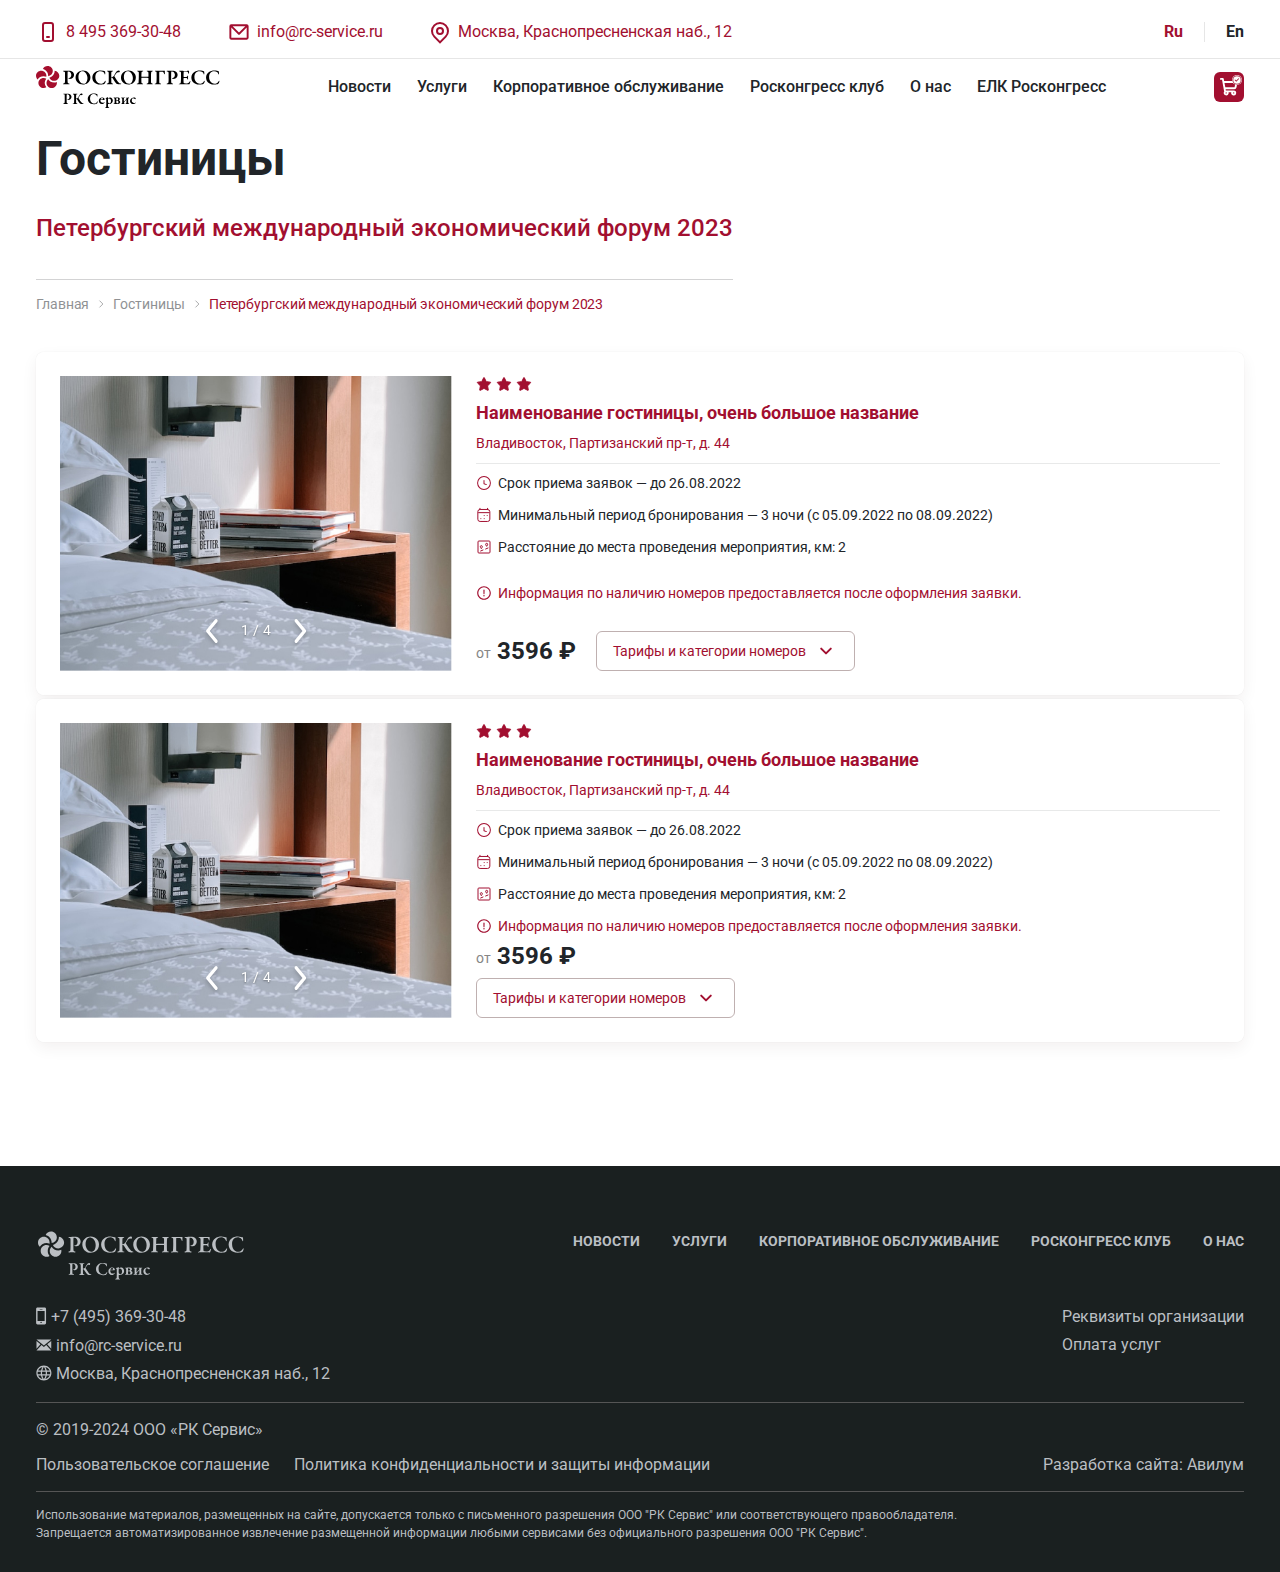
<file: index.html>
<!DOCTYPE html>
<html lang="ru">

<head>
	<meta charset="UTF-8">
	<meta http-equiv="X-UA-Compatible" content="IE=edge">
	<meta name="viewport" content="width=device-width, initial-scale=1.0">
	<title>РК Сервис</title>
	<meta property="og:title" content="РК Сервис">
	<meta property="og:description" content="Описание">
	<meta property="og:url" content="/">
	<meta property="og:site_name" content="РК Сервис">
	<!-- favicon -->
	<link rel="apple-touch-icon" sizes="180x180" href="img/favicon/apple-touch-icon.png">
	<link rel="icon" type="image/png" sizes="32x32" href="img/favicon/favicon-32x32.png">
	<link rel="icon" type="image/png" sizes="16x16" href="img/favicon/favicon-16x16.png">
	<link rel="manifest" href="img/favicon/site.webmanifest">
	<link rel="mask-icon" href="img/favicon/safari-pinned-tab.svg" color="#5bbad5">
	<meta name="msapplication-TileColor" content="#da532c">
	<meta name="theme-color" content="#ffffff">
	<!-- styles -->
	<link rel="stylesheet" href="css/vendor.min.css">
	<link rel="stylesheet" href="css/app.min.css">
</head>

<body>
	<!-- wrapper -->
	<div class="wrapper">
		<!-- header -->
		<header class="header" id="header">
			<div class="header__top">
				<div class="container">
					<div class="header__wrapper">
						<div class="header-contacts header__contacts">
							<ul class="header-contacts__list">
								<li class="header-contacts__item">
									<a href="tel:84953693048" class="header-contacts__link">
										<svg>
											<use xlink:href="img/sprite.svg#icon-tel"></use>
										</svg>
										<span>8 495 369-30-48</span>
									</a>
								</li>
								<li class="header-contacts__item">
									<a href="mailto:info@rc-service.ru" class="header-contacts__link">
										<svg>
											<use xlink:href="img/sprite.svg#icon-email"></use>
										</svg>
										<span>info@rc-service.ru</span>
									</a>
								</li>
								<li class="header-contacts__item">
									<address class="header-contacts__link">
										<svg>
											<use xlink:href="img/sprite.svg#icon-location"></use>
										</svg>
										<span>Москва, Краснопресненская наб., 12</span>
									</address>
								</li>
							</ul>
						</div>
						<div class="c-languages header__languages">
							<ul class="c-languages__list">
								<li class="c-languages__item is--active">
									<a href="#" class="c-languages__link">Ru</a>
								</li>
								<li class="c-languages__item">
									<a href="#" class="c-languages__link">En</a>
								</li>
							</ul>
						</div>
					</div>
				</div>
			</div>
			<div class="header__bottom">
				<div class="container">
					<div class="header__wrapper">
						<a href="index.html" class="header__logotype">
							<img src="img/logotype.svg" width="184" height="44" alt="РК Сервис">
						</a>
						<nav class="nav header__nav">
							<ul class="nav__list">
								<li class="nav__item">
									<a href="#" class="nav__link">Новости</a>
								</li>
								<li class="nav__item">
									<a href="#" class="nav__link">Услуги</a>
								</li>
								<li class="nav__item">
									<a href="#" class="nav__link">Корпоративное обслуживание</a>
								</li>
								<li class="nav__item">
									<a href="#" class="nav__link">Росконгресс клуб</a>
								</li>
								<li class="nav__item">
									<a href="#" class="nav__link">О нас</a>
								</li>
								<li class="nav__item">
									<a href="#" class="nav__link">ЕЛК Росконгресс</a>
								</li>
							</ul>
						</nav>
						<button class="hamburger" id="hamburger-toggle" aria-label="Меню">
							<span class="hamburger__inner"></span>
							<span class="hamburger__inner"></span>
							<span class="hamburger__inner"></span>
						</button>
						<div class="c-basket header__basket">
							<a href="#" class="c-basket__btn">
								<div class="c-basket__group">
									<svg class="c-basket__icon">
										<use xlink:href="img/sprite.svg#icon-basket"></use>
									</svg>
									<svg class="c-basket__status">
										<use xlink:href="img/sprite.svg#icon-check"></use>
									</svg>
								</div>
							</a>
						</div>
					</div>
				</div>
			</div>
		</header>
		<!-- end of header -->
		<!-- content -->
		<div class="wrapper__content">
			<!-- hotels -->
			<div class="hotels" id="hotels">
				<div class="container">
					<div class="hotels__top">
						<h1 class="hotels__head">Гостиницы</h1>
						<h2 class="hotels__heading">Петербургский международный экономический форум 2023</h2>
						<!-- breadcrumb -->
						<nav class="breadcrumbs" aria-label="Breadcrumb">
							<ol class="breadcrumbs__list">
								<li class="breadcrumbs__item">
									<a href="index.html" class="breadcrumbs__link">Главная</a>
								</li>
								<li class="breadcrumbs__item">
									<a href="#" class="breadcrumbs__link">Гостиницы</a>
								</li>
								<li class="breadcrumbs__item">
									<a href="index.html" class="breadcrumbs__link">Петербургский международный экономический форум 2023</a>
								</li>
							</ol>
						</nav>
						<!-- end of breadcrumb -->
					</div>
					<div class="hotels__wrapper">
						<div class="hotels__item">
							<div class="hotels__item-main">
								<div class="hotels__slider">
									<div class="swiper">
										<div class="swiper-wrapper">
											<div class="swiper-slide">
												<a href="img/hotels-gallery-01.jpg" class="hotels__slider-img" data-fancybox="gallery">
													<img src="img/hotels-01.jpg" alt="Image">
												</a>
											</div>
											<div class="swiper-slide">
												<a href="img/hotels-gallery-01.jpg" class="hotels__slider-img" data-fancybox="gallery">
													<img src="img/hotels-02.jpg" alt="Image">
												</a>
											</div>
											<div class="swiper-slide">
												<a href="img/hotels-gallery-01.jpg" class="hotels__slider-img" data-fancybox="gallery">
													<img src="img/hotels-03.jpg" alt="Image">
												</a>
											</div>
											<div class="swiper-slide">
												<a href="img/hotels-gallery-01.jpg" class="hotels__slider-img" data-fancybox="gallery">
													<img src="img/hotels-01.jpg" alt="Image">
												</a>
											</div>
										</div>
										<div class="swiper-controls">
											<button class="swiper-button-prev" aria-label="Назад">
												<svg class="swiper-button-icon">
													<use xlink:href="img/sprite.svg#icon-arrow-prev"></use>
												</svg>
											</button>
											<div class="swiper-pagination"></div>
											<button class="swiper-button-next" aria-label="Далее">
												<svg class="swiper-button-icon">
													<use xlink:href="img/sprite.svg#icon-arrow-next"></use>
												</svg>
											</button>
										</div>
									</div>
								</div>
								<div class="hotels__body">
									<div class="hotels__block">
										<div class="hotels__rating c-rating">
											<span class="c-rating__star c-rating__star--active"></span>
											<span class="c-rating__star c-rating__star--active"></span>
											<span class="c-rating__star c-rating__star--active"></span>
											<span class="c-rating__star"></span>
											<span class="c-rating__star"></span>
										</div>
										<h3 class="hotels__title">Наименование гостиницы, очень большое название</h3>
										<p class="hotels__description">Владивосток, Партизанский пр-т, д. 44</p>
										<ul class="hotels__list">
											<li class="hotels__list-item">
												<span class="hotels__list-elem hotels__list-elem--time">Срок приема заявок — до 26.08.2022</span>
											</li>
											<li class="hotels__list-item">
												<span class="hotels__list-elem hotels__list-elem--calendar">Минимальный период бронирования — 3 ночи (с 05.09.2022 по 08.09.2022)</span>
											</li>
											<li class="hotels__list-item">
												<span class="hotels__list-elem hotels__list-elem--distance">Расстояние до места проведения мероприятия, км: 2</span>
											</li>
										</ul>
										<ul class="hotels__list">
											<li class="hotels__list-item">
												<span class="hotels__list-elem hotels__list-elem--accent">Информация по наличию номеров предоставляется после оформления заявки.</span>
											</li>
										</ul>
									</div>
									<div class="hotels__bottom-inner">
										<div class="hotels__prices">
											<span class="hotels__prices-help">от</span>
											<span class="hotels__prices-value">3596 ₽</span>
										</div>
										<div class="hotels__controls">
											<a href="#" class="hotels__btn btn btn--border hotel-trigger">
												<span>Тарифы и категории номеров</span>
												<svg>
													<use xlink:href="img/sprite.svg#icon-caret-sm"></use>
												</svg>
											</a>
										</div>
									</div>
								</div>
							</div>
							<div class="hotels__item-dropdown hotel-room">
								<div class="hotel-room__item">
									<div class="hotel-room__body">
										<div class="hotel-room__block">
											<div class="hotel-room__top">
												<h3 class="hotel-room__title">Стандарт сингл</h3>
												<div class="hotel-room__services">
													<span class="hotel-room__service">Завтрак</span>
												</div>
											</div>
											<ul class="hotel-room__list">
												<li class="hotel-room__list-item">
													<span class="hotel-room__list-elem hotel-room__list-elem--bed">Кровать: односпальная</span>
												</li>
												<li class="hotel-room__list-item">
													<span class="hotel-room__list-elem hotel-room__list-elem--square">Площадь: 14 кв. м</span>
												</li>
												<li class="hotel-room__list-item">
													<span class="hotel-room__list-elem hotel-room__list-elem--home">Количество комнат: однокомнатный</span>
												</li>
											</ul>
										</div>
										<div class="hotel-room__inner">
											<div class="hotel-room__inner-item">
												<div class="hotel-room__inner-group">
													<span class="hotel-room__price">133 600 ₽</span>
													<span class="hotel-room__help">ночь</span>
												</div>
												<span class="hotel-room__quantity">Одноместный</span>
											</div>
											<div class="hotel-room__inner-item">
												<div class="hotel-room__inner-group">
													<span class="hotel-room__price">133 600 ₽</span>
													<span class="hotel-room__help">ночь</span>
												</div>
												<span class="hotel-room__quantity hotel-room__quantity--double">Двухместный</span>
											</div>
										</div>
										<p class="hotel-room__description">Стоимость номера указана без учета НДС</p>
										<a href="#" class="hotel-room__btn btn modal-btn" data-id="modal-reservation">
											<svg>
												<use xlink:href="img/sprite.svg#icon-mark"></use>
											</svg>
											<span>Забронировать</span>
										</a>
									</div>
									<div class="hotel-room__gallery">
										<a href="img/hotels-gallery-01.jpg" class="hotel-room__gallery-img" data-fancybox="gallery">
											<img src="img/hotels-01.jpg" alt="Image">
										</a>
										<a href="img/hotels-gallery-01.jpg" class="hotel-room__gallery-img" data-fancybox="gallery">
											<img src="img/hotels-02.jpg" alt="Image">
										</a>
										<a href="img/hotels-gallery-01.jpg" class="hotel-room__gallery-img" data-gallery-count="13" data-fancybox="gallery">
											<img src="img/hotels-03.jpg" alt="Image">
										</a>
										<a href="img/hotels-gallery-01.jpg" class="hotel-room__gallery-img" data-fancybox="gallery">
											<img src="img/hotels-02.jpg" alt="Image">
										</a>
										<a href="img/hotels-gallery-01.jpg" class="hotel-room__gallery-img" data-fancybox="gallery">
											<img src="img/hotels-01.jpg" alt="Image">
										</a>
										<a href="img/hotels-gallery-01.jpg" class="hotel-room__gallery-img" data-gallery-count="13" data-fancybox="gallery">
											<img src="img/hotels-03.jpg" alt="Image">
										</a>
										<a href="img/hotels-gallery-01.jpg" class="hotel-room__gallery-img" data-fancybox="gallery">
											<img src="img/hotels-01.jpg" alt="Image">
										</a>
										<a href="img/hotels-gallery-01.jpg" class="hotel-room__gallery-img" data-fancybox="gallery">
											<img src="img/hotels-01.jpg" alt="Image">
										</a>
									</div>
									<div class="hotel-room__slider">
										<div class="swiper">
											<div class="swiper-wrapper">
												<div class="swiper-slide">
													<a href="img/hotels-gallery-01.jpg" class="hotel-room__slider-img" data-fancybox="gallery">
														<img src="img/hotels-01.jpg" alt="Image">
													</a>
												</div>
												<div class="swiper-slide">
													<a href="img/hotels-gallery-01.jpg" class="hotel-room__slider-img" data-fancybox="gallery">
														<img src="img/hotels-02.jpg" alt="Image">
													</a>
												</div>
												<div class="swiper-slide">
													<a href="img/hotels-gallery-01.jpg" class="hotel-room__slider-img" data-fancybox="gallery">
														<img src="img/hotels-03.jpg" alt="Image">
													</a>
												</div>
												<div class="swiper-slide">
													<a href="img/hotels-gallery-01.jpg" class="hotel-room__slider-img" data-fancybox="gallery">
														<img src="img/hotels-02.jpg" alt="Image">
													</a>
												</div>
												<div class="swiper-slide">
													<a href="img/hotels-gallery-01.jpg" class="hotel-room__slider-img" data-fancybox="gallery">
														<img src="img/hotels-01.jpg" alt="Image">
													</a>
												</div>
											</div>
										</div>
									</div>
								</div>
								<div class="hotel-room__item">
									<div class="hotel-room__body">
										<div class="hotel-room__block">
											<div class="hotel-room__top">
												<h3 class="hotel-room__title">Стандарт твин</h3>
												<div class="hotel-room__services">
													<span class="hotel-room__service">Завтрак</span>
												</div>
											</div>
											<ul class="hotel-room__list">
												<li class="hotel-room__list-item">
													<span class="hotel-room__list-elem hotel-room__list-elem--bed">Кровать: две односпальные</span>
												</li>
												<li class="hotel-room__list-item">
													<span class="hotel-room__list-elem hotel-room__list-elem--square">Площадь: 20 кв. м</span>
												</li>
												<li class="hotel-room__list-item">
													<span class="hotel-room__list-elem hotel-room__list-elem--home">Количество комнат: однокомнатный</span>
												</li>
											</ul>
										</div>
										<div class="hotel-room__inner">
											<div class="hotel-room__inner-item">
												<span class="hotel-room__price">33600 ₽</span>
												<span class="hotel-room__help">ночь</span>
												<span class="hotel-room__quantity">Одноместный</span>
											</div>
											<div class="hotel-room__inner-item">
												<span class="hotel-room__price">33600 ₽</span>
												<span class="hotel-room__help">ночь</span>
												<span class="hotel-room__quantity hotel-room__quantity--double">Двухместный</span>
											</div>
										</div>
										<p class="hotel-room__description">Стоимость номера указана без учета НДС</p>
										<a href="#" class="hotel-room__btn btn modal-btn" data-id="modal-reservation">
											<svg>
												<use xlink:href="img/sprite.svg#icon-mark"></use>
											</svg>
											<span>Забронировать</span>
										</a>
									</div>
									<div class="hotel-room__gallery">
										<a href="img/hotels-gallery-01.jpg" class="hotel-room__gallery-img" data-fancybox="gallery">
											<img src="img/hotels-01.jpg" alt="Image">
										</a>
										<a href="img/hotels-gallery-01.jpg" class="hotel-room__gallery-img" data-fancybox="gallery">
											<img src="img/hotels-02.jpg" alt="Image">
										</a>
										<a href="img/hotels-gallery-01.jpg" class="hotel-room__gallery-img" data-gallery-count="13" data-fancybox="gallery">
											<img src="img/hotels-03.jpg" alt="Image">
										</a>
										<a href="img/hotels-gallery-01.jpg" class="hotel-room__gallery-img" data-fancybox="gallery">
											<img src="img/hotels-02.jpg" alt="Image">
										</a>
										<a href="img/hotels-gallery-01.jpg" class="hotel-room__gallery-img" data-fancybox="gallery">
											<img src="img/hotels-01.jpg" alt="Image">
										</a>
										<a href="img/hotels-gallery-01.jpg" class="hotel-room__gallery-img" data-gallery-count="13" data-fancybox="gallery">
											<img src="img/hotels-03.jpg" alt="Image">
										</a>
										<a href="img/hotels-gallery-01.jpg" class="hotel-room__gallery-img" data-fancybox="gallery">
											<img src="img/hotels-01.jpg" alt="Image">
										</a>
										<a href="img/hotels-gallery-01.jpg" class="hotel-room__gallery-img" data-fancybox="gallery">
											<img src="img/hotels-01.jpg" alt="Image">
										</a>
									</div>
									<div class="hotel-room__slider">
										<div class="swiper">
											<div class="swiper-wrapper">
												<div class="swiper-slide">
													<a href="img/hotels-gallery-01.jpg" class="hotel-room__slider-img" data-fancybox="gallery">
														<img src="img/hotels-01.jpg" alt="Image">
													</a>
												</div>
												<div class="swiper-slide">
													<a href="img/hotels-gallery-01.jpg" class="hotel-room__slider-img" data-fancybox="gallery">
														<img src="img/hotels-02.jpg" alt="Image">
													</a>
												</div>
												<div class="swiper-slide">
													<a href="img/hotels-gallery-01.jpg" class="hotel-room__slider-img" data-fancybox="gallery">
														<img src="img/hotels-03.jpg" alt="Image">
													</a>
												</div>
												<div class="swiper-slide">
													<a href="img/hotels-gallery-01.jpg" class="hotel-room__slider-img" data-fancybox="gallery">
														<img src="img/hotels-02.jpg" alt="Image">
													</a>
												</div>
												<div class="swiper-slide">
													<a href="img/hotels-gallery-01.jpg" class="hotel-room__slider-img" data-fancybox="gallery">
														<img src="img/hotels-01.jpg" alt="Image">
													</a>
												</div>
											</div>
										</div>
									</div>
								</div>
								<div class="hotel-room__item">
									<div class="hotel-room__body">
										<div class="hotel-room__block">
											<div class="hotel-room__top">
												<h3 class="hotel-room__title">Супериор</h3>
												<div class="hotel-room__services">
													<span class="hotel-room__service">Завтрак</span>
												</div>
											</div>
											<ul class="hotel-room__list">
												<li class="hotel-room__list-item">
													<span class="hotel-room__list-elem hotel-room__list-elem--bed">Кровать: одна двуспальная или две односпальные</span>
												</li>
												<li class="hotel-room__list-item">
													<span class="hotel-room__list-elem hotel-room__list-elem--square">Площадь: 24 кв. м</span>
												</li>
												<li class="hotel-room__list-item">
													<span class="hotel-room__list-elem hotel-room__list-elem--home">Количество комнат: однокомнатный</span>
												</li>
											</ul>
										</div>
										<div class="hotel-room__inner">
											<div class="hotel-room__inner-item">
												<span class="hotel-room__price">35800 ₽</span>
												<span class="hotel-room__help">ночь</span>
												<span class="hotel-room__quantity">Одноместный</span>
											</div>
											<div class="hotel-room__inner-item">
												<span class="hotel-room__price">35800 ₽</span>
												<span class="hotel-room__help">ночь</span>
												<span class="hotel-room__quantity hotel-room__quantity--double">Двухместный</span>
											</div>
										</div>
										<p class="hotel-room__description">Стоимость номера указана без учета НДС</p>
										<a href="#" class="hotel-room__btn btn modal-btn" data-id="modal-reservation">
											<svg>
												<use xlink:href="img/sprite.svg#icon-mark"></use>
											</svg>
											<span>Забронировать</span>
										</a>
									</div>
									<div class="hotel-room__gallery">
										<a href="img/hotels-gallery-01.jpg" class="hotel-room__gallery-img" data-fancybox="gallery">
											<img src="img/hotels-01.jpg" alt="Image">
										</a>
										<a href="img/hotels-gallery-01.jpg" class="hotel-room__gallery-img" data-fancybox="gallery">
											<img src="img/hotels-02.jpg" alt="Image">
										</a>
										<a href="img/hotels-gallery-01.jpg" class="hotel-room__gallery-img" data-gallery-count="13" data-fancybox="gallery">
											<img src="img/hotels-03.jpg" alt="Image">
										</a>
										<a href="img/hotels-gallery-01.jpg" class="hotel-room__gallery-img" data-fancybox="gallery">
											<img src="img/hotels-02.jpg" alt="Image">
										</a>
										<a href="img/hotels-gallery-01.jpg" class="hotel-room__gallery-img" data-fancybox="gallery">
											<img src="img/hotels-01.jpg" alt="Image">
										</a>
										<a href="img/hotels-gallery-01.jpg" class="hotel-room__gallery-img" data-gallery-count="13" data-fancybox="gallery">
											<img src="img/hotels-03.jpg" alt="Image">
										</a>
										<a href="img/hotels-gallery-01.jpg" class="hotel-room__gallery-img" data-fancybox="gallery">
											<img src="img/hotels-01.jpg" alt="Image">
										</a>
										<a href="img/hotels-gallery-01.jpg" class="hotel-room__gallery-img" data-fancybox="gallery">
											<img src="img/hotels-01.jpg" alt="Image">
										</a>
									</div>
									<div class="hotel-room__slider">
										<div class="swiper">
											<div class="swiper-wrapper">
												<div class="swiper-slide">
													<a href="img/hotels-gallery-01.jpg" class="hotel-room__slider-img" data-fancybox="gallery">
														<img src="img/hotels-01.jpg" alt="Image">
													</a>
												</div>
												<div class="swiper-slide">
													<a href="img/hotels-gallery-01.jpg" class="hotel-room__slider-img" data-fancybox="gallery">
														<img src="img/hotels-02.jpg" alt="Image">
													</a>
												</div>
												<div class="swiper-slide">
													<a href="img/hotels-gallery-01.jpg" class="hotel-room__slider-img" data-fancybox="gallery">
														<img src="img/hotels-03.jpg" alt="Image">
													</a>
												</div>
												<div class="swiper-slide">
													<a href="img/hotels-gallery-01.jpg" class="hotel-room__slider-img" data-fancybox="gallery">
														<img src="img/hotels-02.jpg" alt="Image">
													</a>
												</div>
												<div class="swiper-slide">
													<a href="img/hotels-gallery-01.jpg" class="hotel-room__slider-img" data-fancybox="gallery">
														<img src="img/hotels-01.jpg" alt="Image">
													</a>
												</div>
											</div>
										</div>
									</div>
								</div>
								<div class="hotel-room__item">
									<div class="hotel-room__body">
										<div class="hotel-room__block">
											<div class="hotel-room__top">
												<h3 class="hotel-room__title">Люкс</h3>
												<div class="hotel-room__services">
													<span class="hotel-room__service">Завтрак</span>
													<span class="hotel-room__service">Большая кровать</span>
												</div>
											</div>
											<ul class="hotel-room__list">
												<li class="hotel-room__list-item">
													<span class="hotel-room__list-elem hotel-room__list-elem--bed">Кровать: двуспальная</span>
												</li>
												<li class="hotel-room__list-item">
													<span class="hotel-room__list-elem hotel-room__list-elem--square">Площадь: 38 кв. м</span>
												</li>
												<li class="hotel-room__list-item">
													<span class="hotel-room__list-elem hotel-room__list-elem--home">Количество комнат: двухкомнатный</span>
												</li>
											</ul>
										</div>
										<div class="hotel-room__inner">
											<div class="hotel-room__inner-item">
												<span class="hotel-room__price">47900 ₽</span>
												<span class="hotel-room__help">ночь</span>
												<span class="hotel-room__quantity">Одноместный</span>
											</div>
											<div class="hotel-room__inner-item">
												<span class="hotel-room__price">47900 ₽</span>
												<span class="hotel-room__help">ночь</span>
												<span class="hotel-room__quantity hotel-room__quantity--double">Двухместный</span>
											</div>
										</div>
										<p class="hotel-room__description">Стоимость номера указана без учета НДС</p>
										<a href="#" class="hotel-room__btn btn modal-btn" data-id="modal-reservation">
											<svg>
												<use xlink:href="img/sprite.svg#icon-mark"></use>
											</svg>
											<span>Забронировать</span>
										</a>
									</div>
									<div class="hotel-room__gallery">
										<a href="img/hotels-gallery-01.jpg" class="hotel-room__gallery-img" data-fancybox="gallery">
											<img src="img/hotels-01.jpg" alt="Image">
										</a>
										<a href="img/hotels-gallery-01.jpg" class="hotel-room__gallery-img" data-fancybox="gallery">
											<img src="img/hotels-02.jpg" alt="Image">
										</a>
										<a href="img/hotels-gallery-01.jpg" class="hotel-room__gallery-img" data-gallery-count="13" data-fancybox="gallery">
											<img src="img/hotels-03.jpg" alt="Image">
										</a>
										<a href="img/hotels-gallery-01.jpg" class="hotel-room__gallery-img" data-fancybox="gallery">
											<img src="img/hotels-02.jpg" alt="Image">
										</a>
										<a href="img/hotels-gallery-01.jpg" class="hotel-room__gallery-img" data-fancybox="gallery">
											<img src="img/hotels-01.jpg" alt="Image">
										</a>
										<a href="img/hotels-gallery-01.jpg" class="hotel-room__gallery-img" data-gallery-count="13" data-fancybox="gallery">
											<img src="img/hotels-03.jpg" alt="Image">
										</a>
										<a href="img/hotels-gallery-01.jpg" class="hotel-room__gallery-img" data-fancybox="gallery">
											<img src="img/hotels-01.jpg" alt="Image">
										</a>
										<a href="img/hotels-gallery-01.jpg" class="hotel-room__gallery-img" data-fancybox="gallery">
											<img src="img/hotels-01.jpg" alt="Image">
										</a>
									</div>
									<div class="hotel-room__slider">
										<div class="swiper">
											<div class="swiper-wrapper">
												<div class="swiper-slide">
													<a href="img/hotels-gallery-01.jpg" class="hotel-room__slider-img" data-fancybox="gallery">
														<img src="img/hotels-01.jpg" alt="Image">
													</a>
												</div>
												<div class="swiper-slide">
													<a href="img/hotels-gallery-01.jpg" class="hotel-room__slider-img" data-fancybox="gallery">
														<img src="img/hotels-02.jpg" alt="Image">
													</a>
												</div>
												<div class="swiper-slide">
													<a href="img/hotels-gallery-01.jpg" class="hotel-room__slider-img" data-fancybox="gallery">
														<img src="img/hotels-03.jpg" alt="Image">
													</a>
												</div>
												<div class="swiper-slide">
													<a href="img/hotels-gallery-01.jpg" class="hotel-room__slider-img" data-fancybox="gallery">
														<img src="img/hotels-02.jpg" alt="Image">
													</a>
												</div>
												<div class="swiper-slide">
													<a href="img/hotels-gallery-01.jpg" class="hotel-room__slider-img" data-fancybox="gallery">
														<img src="img/hotels-01.jpg" alt="Image">
													</a>
												</div>
											</div>
										</div>
									</div>
								</div>
							</div>
						</div>
						<div class="hotels__item">
							<div class="hotels__item-main">
								<div class="hotels__slider">
									<div class="swiper">
										<div class="swiper-wrapper">
											<div class="swiper-slide">
												<a href="img/hotels-gallery-01.jpg" class="hotels__slider-img" data-fancybox="gallery">
													<img src="img/hotels-01.jpg" alt="Image">
												</a>
											</div>
											<div class="swiper-slide">
												<a href="img/hotels-gallery-01.jpg" class="hotels__slider-img" data-fancybox="gallery">
													<img src="img/hotels-02.jpg" alt="Image">
												</a>
											</div>
											<div class="swiper-slide">
												<a href="img/hotels-gallery-01.jpg" class="hotels__slider-img" data-fancybox="gallery">
													<img src="img/hotels-03.jpg" alt="Image">
												</a>
											</div>
											<div class="swiper-slide">
												<a href="img/hotels-gallery-01.jpg" class="hotels__slider-img" data-fancybox="gallery">
													<img src="img/hotels-01.jpg" alt="Image">
												</a>
											</div>
										</div>
										<div class="swiper-controls">
											<button class="swiper-button-prev" aria-label="Назад">
												<svg class="swiper-button-icon">
													<use xlink:href="img/sprite.svg#icon-arrow-prev"></use>
												</svg>
											</button>
											<div class="swiper-pagination"></div>
											<button class="swiper-button-next" aria-label="Далее">
												<svg class="swiper-button-icon">
													<use xlink:href="img/sprite.svg#icon-arrow-next"></use>
												</svg>
											</button>
										</div>
									</div>
								</div>
								<div class="hotels__body">
									<div class="hotels__block">
										<div class="hotels__rating c-rating">
											<span class="c-rating__star c-rating__star--active"></span>
											<span class="c-rating__star c-rating__star--active"></span>
											<span class="c-rating__star c-rating__star--active"></span>
											<span class="c-rating__star"></span>
											<span class="c-rating__star"></span>
										</div>
										<h3 class="hotels__title">Наименование гостиницы, очень большое название</h3>
										<p class="hotels__description">Владивосток, Партизанский пр-т, д. 44</p>
										<ul class="hotels__list">
											<li class="hotels__list-item">
												<span class="hotels__list-elem hotels__list-elem--time">Срок приема заявок — до 26.08.2022</span>
											</li>
											<li class="hotels__list-item">
												<span class="hotels__list-elem hotels__list-elem--calendar">Минимальный период бронирования — 3 ночи (с 05.09.2022 по 08.09.2022)</span>
											</li>
											<li class="hotels__list-item">
												<span class="hotels__list-elem hotels__list-elem--distance">Расстояние до места проведения мероприятия, км: 2</span>
											</li>
											<li class="hotels__list-item">
												<span class="hotels__list-elem hotels__list-elem--accent">Информация по наличию номеров предоставляется после оформления заявки.</span>
											</li>
										</ul>
									</div>
									<div class="hotels__prices">
										<span class="hotels__prices-help">от</span>
										<span class="hotels__prices-value">3596 ₽</span>
									</div>
									<div class="hotels__controls">
										<a href="#" class="hotels__btn btn btn--border hotel-trigger">
											<span>Тарифы и категории номеров</span>
											<svg>
												<use xlink:href="img/sprite.svg#icon-caret-sm"></use>
											</svg>
										</a>
									</div>
								</div>
							</div>
							<div class="hotels__item-dropdown hotel-room">
								<div class="hotel-room__item">
									<div class="hotel-room__body">
										<div class="hotel-room__block">
											<div class="hotel-room__top">
												<h3 class="hotel-room__title">Стандарт сингл</h3>
												<div class="hotel-room__services">
													<span class="hotel-room__service">Завтрак</span>
												</div>
											</div>
											<ul class="hotel-room__list">
												<li class="hotel-room__list-item">
													<span class="hotel-room__list-elem hotel-room__list-elem--bed">Кровать: односпальная</span>
												</li>
												<li class="hotel-room__list-item">
													<span class="hotel-room__list-elem hotel-room__list-elem--square">Площадь: 14 кв. м</span>
												</li>
												<li class="hotel-room__list-item">
													<span class="hotel-room__list-elem hotel-room__list-elem--home">Количество комнат: однокомнатный</span>
												</li>
											</ul>
										</div>
										<div class="hotel-room__inner">
											<div class="hotel-room__inner-item">
												<span class="hotel-room__price">3596 ₽</span>
												<span class="hotel-room__help">ночь</span>
												<span class="hotel-room__quantity">Одноместный</span>
											</div>
											<div class="hotel-room__inner-item">
												<span class="hotel-room__price">3596 ₽</span>
												<span class="hotel-room__help">ночь</span>
												<span class="hotel-room__quantity hotel-room__quantity--double">Двухместный</span>
											</div>
										</div>
										<p class="hotel-room__description">Стоимость номера указана без учета НДС</p>
										<a href="#" class="hotel-room__btn btn modal-btn" data-id="modal-reservation">
											<svg>
												<use xlink:href="img/sprite.svg#icon-mark"></use>
											</svg>
											<span>Забронировать</span>
										</a>
									</div>
									<div class="hotel-room__gallery">
										<a href="img/hotels-gallery-01.jpg" class="hotel-room__gallery-img" data-fancybox="gallery">
											<img src="img/hotels-01.jpg" alt="Image">
										</a>
										<a href="img/hotels-gallery-01.jpg" class="hotel-room__gallery-img" data-fancybox="gallery">
											<img src="img/hotels-02.jpg" alt="Image">
										</a>
										<a href="img/hotels-gallery-01.jpg" class="hotel-room__gallery-img" data-gallery-count="13" data-fancybox="gallery">
											<img src="img/hotels-03.jpg" alt="Image">
										</a>
										<a href="img/hotels-gallery-01.jpg" class="hotel-room__gallery-img" data-fancybox="gallery">
											<img src="img/hotels-02.jpg" alt="Image">
										</a>
										<a href="img/hotels-gallery-01.jpg" class="hotel-room__gallery-img" data-fancybox="gallery">
											<img src="img/hotels-01.jpg" alt="Image">
										</a>
										<a href="img/hotels-gallery-01.jpg" class="hotel-room__gallery-img" data-gallery-count="13" data-fancybox="gallery">
											<img src="img/hotels-03.jpg" alt="Image">
										</a>
										<a href="img/hotels-gallery-01.jpg" class="hotel-room__gallery-img" data-fancybox="gallery">
											<img src="img/hotels-01.jpg" alt="Image">
										</a>
										<a href="img/hotels-gallery-01.jpg" class="hotel-room__gallery-img" data-fancybox="gallery">
											<img src="img/hotels-01.jpg" alt="Image">
										</a>
									</div>
									<div class="hotel-room__slider">
										<div class="swiper">
											<div class="swiper-wrapper">
												<div class="swiper-slide">
													<a href="img/hotels-gallery-01.jpg" class="hotel-room__slider-img" data-fancybox="gallery">
														<img src="img/hotels-01.jpg" alt="Image">
													</a>
												</div>
												<div class="swiper-slide">
													<a href="img/hotels-gallery-01.jpg" class="hotel-room__slider-img" data-fancybox="gallery">
														<img src="img/hotels-02.jpg" alt="Image">
													</a>
												</div>
												<div class="swiper-slide">
													<a href="img/hotels-gallery-01.jpg" class="hotel-room__slider-img" data-fancybox="gallery">
														<img src="img/hotels-03.jpg" alt="Image">
													</a>
												</div>
												<div class="swiper-slide">
													<a href="img/hotels-gallery-01.jpg" class="hotel-room__slider-img" data-fancybox="gallery">
														<img src="img/hotels-02.jpg" alt="Image">
													</a>
												</div>
												<div class="swiper-slide">
													<a href="img/hotels-gallery-01.jpg" class="hotel-room__slider-img" data-fancybox="gallery">
														<img src="img/hotels-01.jpg" alt="Image">
													</a>
												</div>
											</div>
										</div>
									</div>
								</div>
								<div class="hotel-room__item">
									<div class="hotel-room__body">
										<div class="hotel-room__block">
											<div class="hotel-room__top">
												<h3 class="hotel-room__title">Стандарт твин</h3>
												<div class="hotel-room__services">
													<span class="hotel-room__service">Завтрак</span>
												</div>
											</div>
											<ul class="hotel-room__list">
												<li class="hotel-room__list-item">
													<span class="hotel-room__list-elem hotel-room__list-elem--bed">Кровать: две односпальные</span>
												</li>
												<li class="hotel-room__list-item">
													<span class="hotel-room__list-elem hotel-room__list-elem--square">Площадь: 20 кв. м</span>
												</li>
												<li class="hotel-room__list-item">
													<span class="hotel-room__list-elem hotel-room__list-elem--home">Количество комнат: однокомнатный</span>
												</li>
											</ul>
										</div>
										<div class="hotel-room__inner">
											<div class="hotel-room__inner-item">
												<span class="hotel-room__price">33600 ₽</span>
												<span class="hotel-room__help">ночь</span>
												<span class="hotel-room__quantity">Одноместный</span>
											</div>
											<div class="hotel-room__inner-item">
												<span class="hotel-room__price">33600 ₽</span>
												<span class="hotel-room__help">ночь</span>
												<span class="hotel-room__quantity hotel-room__quantity--double">Двухместный</span>
											</div>
										</div>
										<p class="hotel-room__description">Стоимость номера указана без учета НДС</p>
										<a href="#" class="hotel-room__btn btn modal-btn" data-id="modal-reservation">
											<svg>
												<use xlink:href="img/sprite.svg#icon-mark"></use>
											</svg>
											<span>Забронировать</span>
										</a>
									</div>
									<div class="hotel-room__gallery">
										<a href="img/hotels-gallery-01.jpg" class="hotel-room__gallery-img" data-fancybox="gallery">
											<img src="img/hotels-01.jpg" alt="Image">
										</a>
										<a href="img/hotels-gallery-01.jpg" class="hotel-room__gallery-img" data-fancybox="gallery">
											<img src="img/hotels-02.jpg" alt="Image">
										</a>
										<a href="img/hotels-gallery-01.jpg" class="hotel-room__gallery-img" data-gallery-count="13" data-fancybox="gallery">
											<img src="img/hotels-03.jpg" alt="Image">
										</a>
										<a href="img/hotels-gallery-01.jpg" class="hotel-room__gallery-img" data-fancybox="gallery">
											<img src="img/hotels-02.jpg" alt="Image">
										</a>
										<a href="img/hotels-gallery-01.jpg" class="hotel-room__gallery-img" data-fancybox="gallery">
											<img src="img/hotels-01.jpg" alt="Image">
										</a>
										<a href="img/hotels-gallery-01.jpg" class="hotel-room__gallery-img" data-gallery-count="13" data-fancybox="gallery">
											<img src="img/hotels-03.jpg" alt="Image">
										</a>
										<a href="img/hotels-gallery-01.jpg" class="hotel-room__gallery-img" data-fancybox="gallery">
											<img src="img/hotels-01.jpg" alt="Image">
										</a>
										<a href="img/hotels-gallery-01.jpg" class="hotel-room__gallery-img" data-fancybox="gallery">
											<img src="img/hotels-01.jpg" alt="Image">
										</a>
									</div>
									<div class="hotel-room__slider">
										<div class="swiper">
											<div class="swiper-wrapper">
												<div class="swiper-slide">
													<a href="img/hotels-gallery-01.jpg" class="hotel-room__slider-img" data-fancybox="gallery">
														<img src="img/hotels-01.jpg" alt="Image">
													</a>
												</div>
												<div class="swiper-slide">
													<a href="img/hotels-gallery-01.jpg" class="hotel-room__slider-img" data-fancybox="gallery">
														<img src="img/hotels-02.jpg" alt="Image">
													</a>
												</div>
												<div class="swiper-slide">
													<a href="img/hotels-gallery-01.jpg" class="hotel-room__slider-img" data-fancybox="gallery">
														<img src="img/hotels-03.jpg" alt="Image">
													</a>
												</div>
												<div class="swiper-slide">
													<a href="img/hotels-gallery-01.jpg" class="hotel-room__slider-img" data-fancybox="gallery">
														<img src="img/hotels-02.jpg" alt="Image">
													</a>
												</div>
												<div class="swiper-slide">
													<a href="img/hotels-gallery-01.jpg" class="hotel-room__slider-img" data-fancybox="gallery">
														<img src="img/hotels-01.jpg" alt="Image">
													</a>
												</div>
											</div>
										</div>
									</div>
								</div>
								<div class="hotel-room__item">
									<div class="hotel-room__body">
										<div class="hotel-room__block">
											<div class="hotel-room__top">
												<h3 class="hotel-room__title">Супериор</h3>
												<div class="hotel-room__services">
													<span class="hotel-room__service">Завтрак</span>
												</div>
											</div>
											<ul class="hotel-room__list">
												<li class="hotel-room__list-item">
													<span class="hotel-room__list-elem hotel-room__list-elem--bed">Кровать: одна двуспальная или две односпальные</span>
												</li>
												<li class="hotel-room__list-item">
													<span class="hotel-room__list-elem hotel-room__list-elem--square">Площадь: 24 кв. м</span>
												</li>
												<li class="hotel-room__list-item">
													<span class="hotel-room__list-elem hotel-room__list-elem--home">Количество комнат: однокомнатный</span>
												</li>
											</ul>
										</div>
										<div class="hotel-room__inner">
											<div class="hotel-room__inner-item">
												<span class="hotel-room__price">35800 ₽</span>
												<span class="hotel-room__help">ночь</span>
												<span class="hotel-room__quantity">Одноместный</span>
											</div>
											<div class="hotel-room__inner-item">
												<span class="hotel-room__price">35800 ₽</span>
												<span class="hotel-room__help">ночь</span>
												<span class="hotel-room__quantity hotel-room__quantity--double">Двухместный</span>
											</div>
										</div>
										<p class="hotel-room__description">Стоимость номера указана без учета НДС</p>
										<a href="#" class="hotel-room__btn btn modal-btn" data-id="modal-reservation">
											<svg>
												<use xlink:href="img/sprite.svg#icon-mark"></use>
											</svg>
											<span>Забронировать</span>
										</a>
									</div>
									<div class="hotel-room__gallery">
										<a href="img/hotels-gallery-01.jpg" class="hotel-room__gallery-img" data-fancybox="gallery">
											<img src="img/hotels-01.jpg" alt="Image">
										</a>
										<a href="img/hotels-gallery-01.jpg" class="hotel-room__gallery-img" data-fancybox="gallery">
											<img src="img/hotels-02.jpg" alt="Image">
										</a>
										<a href="img/hotels-gallery-01.jpg" class="hotel-room__gallery-img" data-gallery-count="13" data-fancybox="gallery">
											<img src="img/hotels-03.jpg" alt="Image">
										</a>
										<a href="img/hotels-gallery-01.jpg" class="hotel-room__gallery-img" data-fancybox="gallery">
											<img src="img/hotels-02.jpg" alt="Image">
										</a>
										<a href="img/hotels-gallery-01.jpg" class="hotel-room__gallery-img" data-fancybox="gallery">
											<img src="img/hotels-01.jpg" alt="Image">
										</a>
										<a href="img/hotels-gallery-01.jpg" class="hotel-room__gallery-img" data-gallery-count="13" data-fancybox="gallery">
											<img src="img/hotels-03.jpg" alt="Image">
										</a>
										<a href="img/hotels-gallery-01.jpg" class="hotel-room__gallery-img" data-fancybox="gallery">
											<img src="img/hotels-01.jpg" alt="Image">
										</a>
										<a href="img/hotels-gallery-01.jpg" class="hotel-room__gallery-img" data-fancybox="gallery">
											<img src="img/hotels-01.jpg" alt="Image">
										</a>
									</div>
									<div class="hotel-room__slider">
										<div class="swiper">
											<div class="swiper-wrapper">
												<div class="swiper-slide">
													<a href="img/hotels-gallery-01.jpg" class="hotel-room__slider-img" data-fancybox="gallery">
														<img src="img/hotels-01.jpg" alt="Image">
													</a>
												</div>
												<div class="swiper-slide">
													<a href="img/hotels-gallery-01.jpg" class="hotel-room__slider-img" data-fancybox="gallery">
														<img src="img/hotels-02.jpg" alt="Image">
													</a>
												</div>
												<div class="swiper-slide">
													<a href="img/hotels-gallery-01.jpg" class="hotel-room__slider-img" data-fancybox="gallery">
														<img src="img/hotels-03.jpg" alt="Image">
													</a>
												</div>
												<div class="swiper-slide">
													<a href="img/hotels-gallery-01.jpg" class="hotel-room__slider-img" data-fancybox="gallery">
														<img src="img/hotels-02.jpg" alt="Image">
													</a>
												</div>
												<div class="swiper-slide">
													<a href="img/hotels-gallery-01.jpg" class="hotel-room__slider-img" data-fancybox="gallery">
														<img src="img/hotels-01.jpg" alt="Image">
													</a>
												</div>
											</div>
										</div>
									</div>
								</div>
								<div class="hotel-room__item">
									<div class="hotel-room__body">
										<div class="hotel-room__block">
											<div class="hotel-room__top">
												<h3 class="hotel-room__title">Люкс</h3>
												<div class="hotel-room__services">
													<span class="hotel-room__service">Завтрак</span>
													<span class="hotel-room__service">Большая кровать</span>
												</div>
											</div>
											<ul class="hotel-room__list">
												<li class="hotel-room__list-item">
													<span class="hotel-room__list-elem hotel-room__list-elem--bed">Кровать: двуспальная</span>
												</li>
												<li class="hotel-room__list-item">
													<span class="hotel-room__list-elem hotel-room__list-elem--square">Площадь: 38 кв. м</span>
												</li>
												<li class="hotel-room__list-item">
													<span class="hotel-room__list-elem hotel-room__list-elem--home">Количество комнат: двухкомнатный</span>
												</li>
											</ul>
										</div>
										<div class="hotel-room__inner">
											<div class="hotel-room__inner-item">
												<span class="hotel-room__price">47900 ₽</span>
												<span class="hotel-room__help">ночь</span>
												<span class="hotel-room__quantity">Одноместный</span>
											</div>
											<div class="hotel-room__inner-item">
												<span class="hotel-room__price">47900 ₽</span>
												<span class="hotel-room__help">ночь</span>
												<span class="hotel-room__quantity hotel-room__quantity--double">Двухместный</span>
											</div>
										</div>
										<p class="hotel-room__description">Стоимость номера указана без учета НДС</p>
										<a href="#" class="hotel-room__btn btn modal-btn" data-id="modal-reservation">
											<svg>
												<use xlink:href="img/sprite.svg#icon-mark"></use>
											</svg>
											<span>Забронировать</span>
										</a>
									</div>
									<div class="hotel-room__gallery">
										<a href="img/hotels-gallery-01.jpg" class="hotel-room__gallery-img" data-fancybox="gallery">
											<img src="img/hotels-01.jpg" alt="Image">
										</a>
										<a href="img/hotels-gallery-01.jpg" class="hotel-room__gallery-img" data-fancybox="gallery">
											<img src="img/hotels-02.jpg" alt="Image">
										</a>
										<a href="img/hotels-gallery-01.jpg" class="hotel-room__gallery-img" data-gallery-count="13" data-fancybox="gallery">
											<img src="img/hotels-03.jpg" alt="Image">
										</a>
										<a href="img/hotels-gallery-01.jpg" class="hotel-room__gallery-img" data-fancybox="gallery">
											<img src="img/hotels-02.jpg" alt="Image">
										</a>
										<a href="img/hotels-gallery-01.jpg" class="hotel-room__gallery-img" data-fancybox="gallery">
											<img src="img/hotels-01.jpg" alt="Image">
										</a>
										<a href="img/hotels-gallery-01.jpg" class="hotel-room__gallery-img" data-gallery-count="13" data-fancybox="gallery">
											<img src="img/hotels-03.jpg" alt="Image">
										</a>
										<a href="img/hotels-gallery-01.jpg" class="hotel-room__gallery-img" data-fancybox="gallery">
											<img src="img/hotels-01.jpg" alt="Image">
										</a>
										<a href="img/hotels-gallery-01.jpg" class="hotel-room__gallery-img" data-fancybox="gallery">
											<img src="img/hotels-01.jpg" alt="Image">
										</a>
									</div>
									<div class="hotel-room__slider">
										<div class="swiper">
											<div class="swiper-wrapper">
												<div class="swiper-slide">
													<a href="img/hotels-gallery-01.jpg" class="hotel-room__slider-img" data-fancybox="gallery">
														<img src="img/hotels-01.jpg" alt="Image">
													</a>
												</div>
												<div class="swiper-slide">
													<a href="img/hotels-gallery-01.jpg" class="hotel-room__slider-img" data-fancybox="gallery">
														<img src="img/hotels-02.jpg" alt="Image">
													</a>
												</div>
												<div class="swiper-slide">
													<a href="img/hotels-gallery-01.jpg" class="hotel-room__slider-img" data-fancybox="gallery">
														<img src="img/hotels-03.jpg" alt="Image">
													</a>
												</div>
												<div class="swiper-slide">
													<a href="img/hotels-gallery-01.jpg" class="hotel-room__slider-img" data-fancybox="gallery">
														<img src="img/hotels-02.jpg" alt="Image">
													</a>
												</div>
												<div class="swiper-slide">
													<a href="img/hotels-gallery-01.jpg" class="hotel-room__slider-img" data-fancybox="gallery">
														<img src="img/hotels-01.jpg" alt="Image">
													</a>
												</div>
											</div>
										</div>
									</div>
								</div>
							</div>
						</div>
					</div>
				</div>
			</div>
			<!-- end of hotels -->
		</div>
		<!-- end of content -->
		<!-- footer -->
		<footer class="footer" itemscope="" itemtype="https://schema.org/WPFooter">
			<div class="container">
				<div class="footer_item">
					<a class="logo" href="/" title="РОСКОНГРЕСС">
						<svg xmlns="http://www.w3.org/2000/svg" id="logo-footer" viewBox="0 0 206 49" class="logo-footer">
							<path d="M0 11.6441C0 8.44408 2.61587 5.82821 5.81587 5.82821C9.01587 5.82821 11.6317 8.44408 11.6317 11.6441C11.6317 11.9996 11.6063 12.3552 11.5302 12.7107C10.5905 12.3298 9.5746 12.1012 8.50794 12.1012C5.68889 12.1012 3.2 13.5996 1.82857 15.86C0.711111 14.7933 0 13.2949 0 11.6441ZM9.75238 19.9234C9.75238 18.0441 10.4127 16.3171 11.5302 14.9711C10.6413 14.4377 9.6 14.1076 8.50794 14.1076C5.30794 14.1076 2.69206 16.7234 2.69206 19.9234C2.69206 23.1234 5.30794 25.7393 8.50794 25.7393C9.6254 25.7393 10.6413 25.4092 11.5302 24.8758C10.4127 23.5298 9.75238 21.8028 9.75238 19.9234ZM20.2667 19.4663C17.4476 19.4663 14.9587 17.9425 13.5873 15.7076C12.4698 16.7742 11.7587 18.2726 11.7587 19.9234C11.7587 23.1234 14.3746 25.7393 17.5746 25.7393C20.7746 25.7393 23.3905 23.1234 23.3905 19.9234C23.3905 19.5679 23.3397 19.2123 23.2889 18.8568C22.3746 19.2631 21.3333 19.4663 20.2667 19.4663ZM20.8508 5.8536C20.8508 6.00598 20.8762 6.15836 20.8762 6.28535C20.8762 9.94249 18.3365 13.0409 14.9333 13.879C15.8222 15.9615 17.8794 17.4346 20.2921 17.4346C23.4921 17.4346 26.1079 14.8187 26.1079 11.6187C26.0825 8.64725 23.7714 6.15836 20.8508 5.8536ZM13.0286 0.494873C10.6159 0.494873 8.55873 1.96789 7.66984 4.05043C11.073 4.88852 13.6381 7.96154 13.6381 11.6441C13.6381 11.7965 13.6381 11.9488 13.6127 12.0758C16.5333 11.7711 18.8444 9.30757 18.8444 6.28535C18.8444 3.11075 16.254 0.494873 13.0286 0.494873Z" />
							<path d="M36.3174 6.64058C36.0888 6.64058 35.7587 6.79296 35.6571 6.86915C35.5809 6.94534 35.4539 7.19931 35.4285 7.75804C35.4031 8.24058 35.4031 11.2374 35.3777 13.9803C35.3777 16.1898 35.4285 17.739 35.4285 18.3485C35.4539 19.8215 35.5301 20.2533 36.9269 20.6088C37.4095 20.7104 37.6126 20.8882 37.6126 21.1168C37.6126 21.3199 37.2063 21.4469 36.8761 21.4469C36.2412 21.4469 34.8698 21.2945 33.8031 21.2945C33.092 21.2945 31.9237 21.3961 31.1618 21.3961C30.6031 21.3961 30.2729 21.2692 30.2729 21.0152C30.2729 20.8374 30.6031 20.6596 30.8571 20.5834C32.0507 20.3041 32.3301 19.9231 32.4063 18.8311C32.4825 17.866 32.5587 16.2914 32.5587 15.0723C32.5587 14.3104 32.5587 8.9009 32.5079 8.18979C32.4317 7.35169 32.3047 6.97074 30.9841 6.79296C30.6793 6.74217 30.4253 6.56439 30.4253 6.4374C30.4253 6.23423 30.6539 6.10725 30.9333 6.05645C31.0856 6.03106 31.5174 6.03106 31.7206 6.03106C33.2698 6.03106 35.2507 5.82788 36.3428 5.82788C38.6539 5.82788 40.2285 6.25963 41.219 7.22471C42.3618 8.34217 42.6158 9.6374 42.6158 10.4755C42.6158 12.4565 41.7269 13.5231 41.0158 14.1326C40.3809 14.666 39.0603 15.2247 38.1206 15.2247C37.8666 15.2247 37.1809 15.1739 36.8761 15.0469C36.546 14.8945 36.3682 14.793 36.3682 14.5644C36.3682 14.4628 36.546 14.3358 36.7237 14.3358H37.0793C38.0952 14.3358 39.5936 13.1168 39.5936 10.6279C39.5936 8.67233 38.2983 6.64058 36.3174 6.64058Z" />
							<path d="M61.0031 13.447C61.0031 16.6216 59.6571 18.6533 57.9555 20.0248C56.584 21.0914 54.5269 21.7517 52.6729 21.7517C50.1333 21.7517 47.9237 20.7867 46.3999 19.1613C45.1047 17.7644 44.3174 15.8597 44.3174 13.6248C44.3174 10.6787 45.6126 8.79936 47.4412 7.35174C48.5333 6.51364 50.565 5.62476 52.5714 5.62476C57.9047 5.62476 61.0031 9.58666 61.0031 13.447ZM49.2698 7.7073C48.4571 8.4946 47.5682 10.247 47.5682 13.1168C47.5682 16.8248 49.8285 20.8628 53.3587 20.8628C54.6793 20.8628 55.5174 20.1771 55.8221 19.8724C56.838 18.8565 57.6761 16.774 57.6761 14.2089C57.6761 12.3041 56.9396 9.40888 55.1618 7.78349C54.3491 7.07237 53.0285 6.48825 51.9618 6.48825C50.8952 6.46285 49.8285 7.14856 49.2698 7.7073Z" />
							<path d="M75.4285 6.00571C76.0127 6.1581 76.6222 6.28508 77.1555 6.36127C77.3333 6.36127 77.5111 6.64064 77.5111 7.02159C77.5365 7.7073 77.5873 8.5454 77.6381 9.23111C77.6635 9.73905 77.4857 10.1454 77.2317 10.1454C77.1047 10.1454 76.9016 9.86603 76.7746 9.48508C76.5206 8.74857 76.165 8.08825 75.7587 7.7581C74.7174 6.8946 73.4984 6.36127 72.1778 6.36127C68.3428 6.36127 66.5143 9.40889 66.5143 13.066C66.5143 14.6914 66.7936 16.0883 67.327 17.1549C68.6476 19.8216 70.8571 20.7613 72.7365 20.7613C73.0412 20.7613 74.2349 20.7105 75.073 20.2025C75.9619 19.6946 76.6222 18.9835 77.1809 17.993C77.4603 17.4597 77.6381 17.2565 77.8412 17.2565C78.0952 17.2565 78.0952 17.8914 78.0444 18.1454C77.9174 18.7549 77.5365 19.8216 77.3333 20.2533C77.2571 20.4819 76.8254 20.8629 76.4698 21.0152C76.1397 21.1422 74.4635 21.7263 72.2539 21.7263C68.673 21.7263 66.1333 20.1263 65.1428 19.0089C64.2285 17.9422 63.1111 16.266 63.1111 13.574C63.1111 10.6533 64.7619 8.59619 65.7778 7.78349C67.8349 6.08191 70.3238 5.59937 72.3047 5.59937C73.3968 5.62476 74.5651 5.80254 75.4285 6.00571Z" />
							<path d="M80.3555 5.90412C80.9396 5.90412 82.0825 6.0311 82.8444 6.0311C83.5809 6.0311 84.9777 5.92952 85.5364 5.92952C86.019 5.92952 86.2729 6.0565 86.2729 6.25968C86.2729 6.48825 85.9174 6.58983 85.638 6.66603C84.6983 6.91999 84.4952 7.04698 84.419 8.13904C84.3682 9.02793 84.3936 11.7454 84.3936 12.8629C84.3936 12.9644 84.4698 13.1168 84.5714 13.1168C85.8666 13.0152 86.6793 12.6089 87.5428 11.2121C88.2285 10.0946 88.711 9.18031 89.2952 8.24063C90.2602 6.64063 91.4285 5.62476 92.7237 5.62476C93.5364 5.62476 93.9682 5.95491 93.9682 6.64063C93.9682 6.8692 93.7904 7.27555 93.6634 7.40253C93.4602 7.6311 93.2571 7.6565 92.9523 7.6311C92.6983 7.58031 92.3682 7.50412 92.1396 7.50412C90.7174 7.50412 90.0825 8.51999 89.4222 9.58666C88.7364 10.6533 88.2031 11.4914 87.8475 11.9994C87.8221 12.0502 87.8221 12.1517 87.8475 12.2025C88.4063 13.2692 90.565 16.6724 91.6063 18.0692C93.2063 20.1771 93.8158 20.3295 95.111 20.6343C95.2634 20.6851 95.492 20.7867 95.492 20.8882C95.492 21.1168 95.3396 21.2438 95.0095 21.3454C94.6793 21.447 94.1206 21.4724 93.5618 21.4724C91.4285 21.4724 90.3872 21.1422 89.4475 19.8724C88.5587 18.7549 87.5428 17.1803 86.4253 15.4279C85.638 14.1581 85.3079 13.7263 84.546 13.7263C84.419 13.7263 84.3936 13.9041 84.3682 14.0057C84.3682 15.9613 84.4444 18.5009 84.4698 19.3898C84.4952 19.8724 84.6221 20.2279 85.6888 20.5073C86.1206 20.6343 86.3999 20.7867 86.3999 20.9898C86.3999 21.2184 85.9936 21.3454 85.6126 21.3454C85.0793 21.3454 83.4031 21.2946 82.6666 21.2946C81.9301 21.2946 80.711 21.3962 79.9491 21.3962C79.5936 21.3962 79.2888 21.193 79.2888 21.0406C79.2888 20.8121 79.492 20.7105 79.9999 20.5835C81.1682 20.3295 81.4221 19.974 81.4983 18.5009C81.5491 17.2819 81.5491 15.6311 81.5491 13.0406C81.5491 10.2216 81.4983 9.3073 81.4729 8.41841C81.4475 7.27555 81.219 6.97079 80.3809 6.71682C79.746 6.53904 79.5936 6.38666 79.5936 6.20888C79.6444 6.00571 80.0253 5.90412 80.3555 5.90412Z" />
							<path d="M111.924 13.447C111.924 16.6216 110.578 18.6533 108.876 20.0248C107.505 21.0914 105.448 21.7517 103.594 21.7517C101.054 21.7517 98.8444 20.7867 97.3206 19.1613C96.0253 17.7644 95.238 15.8597 95.238 13.6248C95.238 10.6787 96.5333 8.79936 98.3618 7.35174C99.4539 6.51364 101.486 5.62476 103.517 5.62476C108.851 5.62476 111.924 9.58666 111.924 13.447ZM100.19 7.7073C99.3777 8.4946 98.4888 10.247 98.4888 13.1168C98.4888 16.8248 100.749 20.8628 104.279 20.8628C105.6 20.8628 106.438 20.1771 106.743 19.8724C107.759 18.8565 108.597 16.774 108.597 14.2089C108.597 12.3041 107.835 9.40888 106.082 7.78349C105.27 7.07237 103.949 6.48825 102.882 6.48825C101.841 6.46285 100.749 7.14856 100.19 7.7073Z" />
							<path d="M118.451 12.9136C120.102 12.9136 123.276 12.812 125.816 12.812C125.917 12.812 126.019 12.5834 126.044 12.2025C126.095 11.8977 126.095 9.05326 125.994 8.11358C125.892 7.25008 125.765 6.99612 124.8 6.74215C124.47 6.64056 124.089 6.51358 124.089 6.25961C124.089 6.08183 124.343 5.95485 124.876 5.95485C125.181 5.95485 126.984 6.03104 127.594 6.03104C128.356 6.03104 129.879 5.92945 130.184 5.92945C130.641 5.92945 130.921 6.05643 130.921 6.23421C130.921 6.48818 130.692 6.61516 130.159 6.76755C129.295 6.97072 129.143 7.35167 129.092 8.03739C128.965 9.18024 128.889 11.339 128.889 14.7675C128.889 17.1294 128.965 18.3993 128.99 19.1866C129.016 20.1263 129.244 20.2025 130.235 20.5072C130.667 20.6596 130.921 20.812 130.921 21.0152C130.921 21.2691 130.59 21.3453 130.159 21.3453C129.752 21.3453 128.457 21.2691 127.721 21.2691C127.187 21.2691 125.257 21.3961 124.775 21.3961C124.19 21.3961 123.962 21.2691 123.962 21.066C123.962 20.8628 124.267 20.6596 124.622 20.558C125.816 20.2533 125.841 20.0501 125.968 18.2723C126.044 17.3072 126.07 15.0469 126.019 14.3866C126.019 14.158 125.917 14.0818 125.816 14.0818C123.886 14.0818 118.933 14.0056 118.451 14.0564C118.324 14.0818 118.146 14.285 118.146 14.412C118.095 15.3009 118.146 17.8914 118.171 18.6533C118.197 19.7961 118.349 20.1517 119.34 20.431C119.848 20.5834 120.178 20.7612 120.178 21.0406C120.203 21.2691 119.721 21.3453 119.416 21.3453C119.238 21.3453 117.232 21.2691 116.394 21.2691C115.835 21.2691 114.616 21.3707 113.778 21.3707C113.143 21.3707 112.94 21.2437 112.94 21.066C112.94 20.812 113.194 20.6596 113.625 20.5326C114.692 20.2533 114.895 19.9739 115.022 18.958C115.124 17.9929 115.251 14.3866 115.251 11.085C115.251 10.3485 115.302 9.02786 115.251 8.06278C115.2 7.27548 114.997 6.99612 114.184 6.76755C113.625 6.58977 113.371 6.43739 113.371 6.23421C113.371 6.00564 113.676 5.90405 114.108 5.90405C114.768 5.90405 116.089 6.00564 116.724 6.00564C117.74 6.00564 118.832 5.92945 119.416 5.92945C119.924 5.92945 120.203 6.03104 120.203 6.23421C120.203 6.48818 119.898 6.64056 119.39 6.76755C118.375 6.99612 118.298 7.45326 118.273 8.44374C118.222 9.30723 118.121 12.1263 118.197 12.5834C118.171 12.7866 118.273 12.9136 118.451 12.9136Z" />
							<path d="M144.178 5.87866C144.356 5.87866 144.483 6.00565 144.483 6.13263C144.432 6.84374 144.457 8.36755 144.483 9.20565C144.508 9.51041 144.33 9.96755 144.152 9.96755C143.949 9.96755 143.721 9.84057 143.568 9.28184C143.263 8.21517 142.806 7.09771 141.917 7.02152C141.181 6.91993 139.352 6.94533 138.844 6.97073C138.362 6.97073 138.235 7.12311 138.235 7.35168C138.159 8.62152 138.159 10.8056 138.159 12.4056C138.159 14.1072 138.184 17.3326 138.184 19.0596C138.209 20.1009 138.59 20.3295 139.708 20.6088C140.063 20.7358 140.343 20.8882 140.343 21.0914C140.343 21.2945 140.063 21.4469 139.632 21.4469C139.022 21.4469 137.549 21.3199 136.635 21.3199C135.746 21.3199 134.222 21.4723 133.74 21.4723C133.359 21.4723 133.079 21.2437 133.079 21.1422C133.079 20.8882 133.359 20.7104 133.79 20.6088C134.832 20.3802 134.933 19.9485 134.984 19.3898C135.06 18.6279 135.238 17.2056 135.238 12.4564C135.238 10.2215 135.238 8.7485 135.187 8.11358C135.136 7.32628 134.959 7.02152 134.019 6.81834C133.486 6.66596 133.283 6.53898 133.283 6.28501C133.283 6.10723 133.613 5.98025 133.994 5.98025C135.06 5.98025 136 6.05644 136.965 6.05644H140.114C143.314 6.03104 143.898 5.92946 144.178 5.87866Z" />
							<path d="M152.432 6.64058C152.203 6.64058 151.873 6.79296 151.771 6.86915C151.695 6.94534 151.568 7.19931 151.543 7.75804C151.517 8.24058 151.517 11.2374 151.492 13.9803C151.492 16.1898 151.543 17.739 151.543 18.3485C151.568 19.8215 151.644 20.2533 153.041 20.6088C153.524 20.7104 153.727 20.8882 153.727 21.1168C153.727 21.3199 153.321 21.4469 152.991 21.4469C152.356 21.4469 150.984 21.2945 149.917 21.2945C149.206 21.2945 148.038 21.3961 147.276 21.3961C146.717 21.3961 146.387 21.2692 146.387 21.0152C146.387 20.8374 146.717 20.6596 146.971 20.5834C148.165 20.3041 148.444 19.9231 148.521 18.8311C148.597 17.866 148.673 16.2914 148.673 15.0723C148.673 14.3104 148.673 8.9009 148.622 8.18979C148.546 7.35169 148.419 6.97074 147.098 6.79296C146.794 6.74217 146.54 6.56439 146.54 6.4374C146.54 6.23423 146.768 6.10725 147.048 6.05645C147.2 6.03106 147.632 6.03106 147.835 6.03106C149.384 6.03106 151.365 5.82788 152.457 5.82788C154.768 5.82788 156.343 6.25963 157.333 7.22471C158.476 8.34217 158.73 9.6374 158.73 10.4755C158.73 12.4565 157.841 13.5231 157.13 14.1326C156.495 14.666 155.175 15.2247 154.235 15.2247C153.981 15.2247 153.295 15.1739 152.991 15.0469C152.66 14.8945 152.483 14.793 152.483 14.5644C152.483 14.4628 152.66 14.3358 152.838 14.3358H153.194C154.21 14.3358 155.708 13.1168 155.708 10.6279C155.708 8.67233 154.413 6.64058 152.432 6.64058Z" />
							<path d="M169.168 6.03153C169.956 6.03153 170.946 5.92994 171.302 5.87915C171.403 5.85375 171.556 6.03153 171.581 6.18391C171.606 6.61566 171.606 8.29185 171.606 8.77439C171.606 9.10454 171.429 9.4601 171.225 9.4601C170.997 9.4601 170.819 9.10455 170.768 8.85058C170.463 7.50455 169.778 7.12359 169.219 7.0474C168.762 6.97121 167.721 6.86963 165.867 6.89502C165.765 6.89502 165.587 6.99661 165.562 7.58074C165.511 8.19026 165.435 11.5426 165.46 12.8633C165.46 12.9395 165.562 13.0918 165.689 13.0918H167.619C169.346 13.0918 169.295 12.9903 169.752 11.9236C169.905 11.568 170.057 11.2887 170.286 11.2887C170.489 11.2887 170.54 11.695 170.514 11.9744C170.463 12.6601 170.413 13.0918 170.413 13.6506C170.413 14.3109 170.463 14.6918 170.514 15.3014C170.54 15.7331 170.387 16.0379 170.21 16.0379C170.006 16.0379 169.829 15.7585 169.752 15.5045C169.448 14.4379 169.117 14.2855 168.178 14.2093C167.416 14.1331 166.502 14.1331 165.765 14.1331C165.663 14.1331 165.46 14.3871 165.46 14.4125C165.359 15.0982 165.384 16.9776 165.41 17.7649C165.435 18.349 165.41 19.2379 165.511 19.7458C165.587 19.9744 165.79 20.2791 166.044 20.3299C166.425 20.4061 167.187 20.4823 168 20.4823C168.737 20.4823 169.625 20.4823 170.235 20.2538C170.946 19.9744 171.606 19.4157 172.14 18.476C172.47 17.8411 172.698 17.6379 172.876 17.6379C173.13 17.6379 173.105 18.1458 173.079 18.349C173.079 18.5522 172.368 20.7617 172.165 21.1426C172.089 21.3204 171.708 21.4474 171.581 21.4474C171.327 21.4474 165.359 21.3204 163.53 21.3204C161.905 21.3204 161.651 21.4474 160.787 21.4474C160.33 21.4474 159.975 21.3712 159.975 21.1426C159.975 20.9141 160.279 20.7617 160.711 20.6601C161.93 20.3807 162.26 20.1268 162.362 18.8315C162.438 17.8157 162.565 15.9871 162.565 12.9903C162.565 10.1458 162.59 9.02835 162.54 8.34264C162.489 7.47915 162.286 6.99661 161.27 6.79343C160.762 6.69185 160.508 6.59026 160.508 6.36169C160.508 6.13312 160.914 6.00613 161.244 6.00613C162.387 6.00613 164.368 6.08232 165.613 6.08232H169.168V6.03153Z" />
							<path d="M186.489 6.00571C187.073 6.1581 187.682 6.28508 188.216 6.36127C188.394 6.36127 188.571 6.64064 188.571 7.02159C188.597 7.7073 188.648 8.5454 188.698 9.23111C188.724 9.73905 188.546 10.1454 188.292 10.1454C188.165 10.1454 187.962 9.86603 187.835 9.48508C187.581 8.74857 187.225 8.08825 186.819 7.7581C185.778 6.8946 184.559 6.36127 183.238 6.36127C179.403 6.36127 177.575 9.40889 177.575 13.066C177.575 14.6914 177.854 16.0883 178.387 17.1549C179.708 19.8216 181.917 20.7613 183.797 20.7613C184.102 20.7613 185.295 20.7105 186.133 20.2025C187.022 19.6946 187.683 18.9835 188.241 17.993C188.521 17.4597 188.698 17.2565 188.902 17.2565C189.156 17.2565 189.156 17.8914 189.105 18.1454C188.978 18.7549 188.597 19.8216 188.368 20.2533C188.292 20.4819 187.86 20.8629 187.505 21.0152C187.175 21.1422 185.498 21.7263 183.289 21.7263C179.708 21.7263 177.168 20.1263 176.178 19.0089C175.263 17.9422 174.146 16.266 174.146 13.574C174.146 10.6533 175.797 8.59619 176.813 7.78349C178.87 6.08191 181.359 5.59937 183.34 5.59937C184.457 5.62476 185.625 5.80254 186.489 6.00571Z" />
							<path d="M202.946 6.00571C203.53 6.1581 204.14 6.28508 204.673 6.36127C204.851 6.36127 205.029 6.64064 205.029 7.02159C205.054 7.7073 205.105 8.5454 205.156 9.23111C205.181 9.73905 205.003 10.1454 204.749 10.1454C204.622 10.1454 204.419 9.86603 204.292 9.48508C204.038 8.74857 203.683 8.08825 203.276 7.7581C202.235 6.8946 201.016 6.36127 199.695 6.36127C195.86 6.36127 194.057 9.40889 194.057 13.066C194.057 14.6914 194.336 16.0883 194.87 17.1549C196.19 19.8216 198.4 20.7613 200.279 20.7613C200.584 20.7613 201.778 20.7105 202.616 20.2025C203.505 19.6946 204.165 18.9835 204.724 17.993C205.003 17.4597 205.181 17.2565 205.384 17.2565C205.638 17.2565 205.638 17.8914 205.587 18.1454C205.46 18.7549 205.079 19.8216 204.851 20.2533C204.775 20.4819 204.343 20.8629 203.987 21.0152C203.657 21.1422 201.981 21.7263 199.771 21.7263C196.19 21.7263 193.651 20.1263 192.66 19.0089C191.746 17.9422 190.629 16.266 190.629 13.574C190.629 10.6533 192.279 8.59619 193.295 7.78349C195.352 6.08191 197.841 5.59937 199.822 5.59937C200.914 5.62476 202.057 5.80254 202.946 6.00571Z" />
							<path d="M35.0222 32.7997C34.8698 32.7997 34.6159 32.9013 34.5397 32.9521C34.4889 33.0029 34.3873 33.2061 34.3873 33.6124C34.3619 33.968 34.3619 36.2283 34.3619 38.2854C34.3619 39.9108 34.3873 41.1299 34.3873 41.5616C34.4127 42.6791 34.4635 43.0092 35.5048 43.2632C35.8603 43.3648 36.0127 43.4918 36.0127 43.6442C36.0127 43.7965 35.7079 43.8981 35.454 43.8981C34.9714 43.8981 33.9556 43.7965 33.1429 43.7965C32.6095 43.7965 31.7206 43.8473 31.1619 43.8473C30.7556 43.8473 30.5016 43.7711 30.5016 43.568C30.5016 43.441 30.7556 43.2886 30.9333 43.2378C31.8222 43.0346 32.0508 42.7553 32.1016 41.9426C32.1524 41.2061 32.2032 40.0124 32.2032 39.1235C32.2032 38.514 32.2032 34.4505 32.1778 33.9426C32.1524 33.3077 32.0254 33.0283 31.0349 32.9013C30.8063 32.8759 30.6286 32.7489 30.6286 32.6219C30.6286 32.4696 30.781 32.368 31.0095 32.3426C31.1365 32.3172 31.4413 32.3172 31.619 32.3172C32.7873 32.3172 34.2603 32.1648 35.073 32.1648C36.8254 32.1648 37.9937 32.495 38.7302 33.2315C39.5936 34.0696 39.7714 35.06 39.7714 35.695C39.7714 37.1934 39.1111 37.9807 38.5778 38.4378C38.0952 38.8442 37.1048 39.2505 36.3937 39.2505C36.1905 39.2505 35.6825 39.2251 35.454 39.1235C35.2 39.0219 35.073 38.9204 35.073 38.768C35.073 38.6918 35.2 38.5902 35.3524 38.5902H35.6317C36.3937 38.5902 37.5111 37.6759 37.5111 35.7965C37.5111 34.3235 36.5206 32.7997 35.0222 32.7997Z" />
							<path d="M41.9047 32.241C42.3365 32.241 43.2 32.3426 43.7841 32.3426C44.3174 32.3426 45.3841 32.241 45.8158 32.241C46.1714 32.241 46.3746 32.3426 46.3746 32.495C46.3746 32.6728 46.0952 32.7743 45.892 32.8251C45.1809 33.0283 45.0285 33.1045 44.9778 33.9426C44.9524 34.6029 44.9524 36.6347 44.9524 37.4728C44.9524 37.5743 45.0032 37.6505 45.0793 37.6505C46.0698 37.5997 46.6539 37.2696 47.3143 36.2283C47.8222 35.4156 48.1778 34.7299 48.6349 33.9934C49.3714 32.8251 50.1587 32.0632 51.1492 32.0632C51.7587 32.0632 52.1651 32.3426 52.1651 32.8505C52.1651 33.0029 52.0127 33.6378 51.8857 33.7648C51.7333 33.9172 51.5809 33.9934 51.3524 33.9172C51.0222 33.8156 50.692 33.7394 50.4381 33.7394C49.6508 33.7394 49.2952 34.095 48.7111 35.0347C48.2032 35.822 47.7968 36.4569 47.5428 36.8632C47.5174 36.8886 47.5174 36.9648 47.5428 37.0156C47.9492 37.8029 49.5746 40.368 50.3619 41.4347C51.5555 43.0093 52.0381 43.1362 53.0032 43.3648C53.1047 43.3902 53.2825 43.4664 53.2825 43.568C53.2825 43.7204 53.1809 43.8474 52.927 43.9235C52.673 43.9997 52.2666 44.0251 51.8349 44.0251C50.2349 44.0251 49.4476 43.7712 48.7365 42.8315C48.0762 41.9934 47.3143 40.8251 46.4762 39.4791C45.8666 38.514 45.6381 38.2093 45.0539 38.1839C44.9524 38.1839 44.9524 38.3109 44.927 38.4124C44.927 39.8855 44.9778 41.7902 45.0032 42.4505C45.0285 42.8315 45.1047 43.1109 45.9174 43.314C46.2476 43.4156 46.4508 43.5426 46.4508 43.6696C46.4508 43.822 46.146 43.9489 45.8412 43.9489C45.4349 43.9489 44.1905 43.9235 43.6317 43.9235C43.073 43.9235 42.1587 43.9997 41.5746 43.9997C41.2952 43.9997 41.092 43.8474 41.092 43.7204C41.092 43.568 41.2444 43.4664 41.6254 43.3648C42.4889 43.1616 42.692 42.9077 42.7428 41.8156C42.7682 40.9013 42.7682 39.6569 42.7682 37.7013C42.7682 35.568 42.7428 34.8823 42.7174 34.2474C42.692 33.3839 42.5397 33.1553 41.9047 32.9775C41.4222 32.8505 41.2952 32.7235 41.2952 32.5966C41.3714 32.3426 41.6508 32.241 41.9047 32.241Z" />
							<path d="M67.2508 32.3165C67.6825 32.4181 68.1397 32.5451 68.546 32.5959C68.673 32.5959 68.8254 32.8245 68.8254 33.0785C68.8508 33.6118 68.8762 34.2467 68.927 34.7546C68.9524 35.1356 68.8254 35.4404 68.6222 35.4404C68.5206 35.4404 68.3936 35.2118 68.2667 34.9578C68.0889 34.3991 67.8095 33.9165 67.5048 33.6626C66.7175 33.0023 65.8032 32.6213 64.8127 32.6213C61.9175 32.6213 60.5714 34.8816 60.5714 37.6753C60.5714 38.8943 60.8 39.9356 61.181 40.7483C62.1714 42.7546 63.8222 43.4404 65.2444 43.4404C65.473 43.4404 66.3619 43.415 66.9968 43.034C67.6571 42.6531 68.1651 42.1197 68.5714 41.3832C68.8 40.9769 68.927 40.8245 69.054 40.8245C69.2571 40.8245 69.2571 41.307 69.2064 41.4848C69.1048 41.9419 68.8254 42.7292 68.673 43.0594C68.6222 43.2118 68.2921 43.5165 68.0127 43.6435C67.7587 43.7451 66.5143 44.1769 64.8381 44.1769C62.146 44.1769 60.2413 42.9578 59.5302 42.1197C58.8444 41.3324 58.0063 40.0626 58.0063 38.0562C58.0063 35.8721 59.2254 34.3229 59.9873 33.688C61.5365 32.4181 63.3905 32.0626 64.8889 32.0626C65.727 32.0372 66.5905 32.1642 67.2508 32.3165Z" />
							<path d="M76.1905 37.1923C76.5968 37.5987 76.8762 38.1574 76.8762 38.7923C76.8762 38.9193 76.6984 39.2241 76.4699 39.2241H72.508C72.4064 39.2241 72.3302 39.2749 72.3048 39.3511C72.254 39.5034 72.2286 39.7574 72.2286 40.0114C72.2286 40.4177 72.4572 41.2558 72.7873 41.6876C73.2445 42.2717 74.0064 42.6019 74.7937 42.6019C75.5556 42.6019 76.0889 42.4241 76.4191 41.9669C76.4953 41.8654 76.5714 41.7384 76.6476 41.7384C76.7238 41.7384 76.8 41.8654 76.8 41.9669C76.8 42.0685 76.7492 42.2717 76.6476 42.4241C76.0889 43.2876 75.2254 43.9987 73.7524 43.9987C71.6699 43.9987 70.4 42.4241 70.4 40.3415C70.4 38.8939 71.1873 37.4463 72.7111 36.7352C73.1683 36.5066 73.7016 36.3796 74.2095 36.3796C74.9715 36.4304 75.7334 36.7352 76.1905 37.1923ZM72.4318 38.4876C72.4064 38.5892 72.4826 38.6654 72.5588 38.6654C73.0413 38.6907 73.6 38.6654 74.4889 38.6654C74.7937 38.6654 75.1238 38.4876 75.1238 38.0558C75.1238 37.5479 74.6159 36.9384 74.108 36.9384C73.3714 36.9384 72.6603 37.6495 72.4318 38.4876Z" />
							<path d="M85.2317 37.4981C85.7142 38.0569 86.1206 38.895 86.1206 39.8855C86.1206 41.2061 85.5364 42.2728 84.5714 43.0347C83.5555 43.822 82.4126 43.9489 81.7777 43.9489C81.4476 43.9489 81.1174 43.9235 80.8888 43.8981C80.8126 43.8728 80.7364 44.0505 80.7364 44.1521C80.7111 44.9648 80.7618 46.4886 80.8126 46.895C80.8634 47.3775 80.965 47.6569 81.6761 47.8855C82.0317 47.987 82.1587 48.1394 82.1587 48.2664C82.1587 48.4188 81.8793 48.495 81.6507 48.495C81.1428 48.495 79.8984 48.3934 79.238 48.3934C78.7809 48.3934 78.5523 48.4442 77.765 48.4442C77.4603 48.4442 77.2317 48.3426 77.2317 48.1648C77.2317 48.0632 77.4095 47.9108 77.7142 47.8347C78.5777 47.6569 78.6793 47.4283 78.7301 46.3616C78.7555 45.7267 78.7809 44.2791 78.7809 42.4505C78.7809 41.2315 78.8063 39.1997 78.7555 38.514C78.7301 38.1331 78.6793 38.0569 78.6285 38.0061C78.2984 37.7521 77.9428 37.4474 77.9428 37.3458C77.9428 37.2442 78.146 36.9902 78.3237 36.9394C78.6793 36.8378 79.6952 36.5331 80.1777 36.2283C80.3555 36.1267 80.5079 36.0759 80.5333 36.0759C80.6095 36.0759 80.7618 36.2283 80.7618 36.3299C80.7364 36.6601 80.7364 36.8886 80.711 37.1934C80.711 37.2696 80.8126 37.3458 80.8634 37.3204C81.1936 37.0918 81.6761 36.8378 81.9301 36.7362C82.2349 36.6093 82.6666 36.4823 83.1745 36.4823C83.9111 36.4823 84.7491 36.9394 85.2317 37.4981ZM80.965 37.7775C80.9142 37.8283 80.7872 38.0569 80.7618 38.2601C80.6603 39.0474 80.6603 40.5204 80.6857 41.4854C80.6857 41.8156 80.7618 42.1204 80.8634 42.3235C81.2444 42.9839 81.9809 43.3648 82.3618 43.3648C82.565 43.3648 82.7682 43.314 82.9714 43.1362C83.9111 42.4505 84.0634 40.8759 84.0634 40.3934C84.0634 39.9108 83.9618 38.9712 83.3015 38.2347C82.8952 37.7775 82.2349 37.5743 81.9301 37.5743C81.5999 37.5489 81.1936 37.6505 80.965 37.7775Z" />
							<path d="M92.9016 39.8336C92.8 39.859 92.8762 39.9351 92.927 39.9605C93.2572 40.0621 93.6635 40.2399 93.7905 40.3669C94.0699 40.5955 94.4508 40.9002 94.4508 41.6621C94.4508 42.6526 93.7143 43.2875 92.9524 43.5669C92.2667 43.8209 91.3778 43.8463 90.6413 43.8463C90.2349 43.8463 89.854 43.8209 89.3714 43.8209C88.7873 43.8209 88.0762 43.8463 87.4413 43.8717C87.1873 43.897 86.9587 43.7193 86.9587 43.5923C86.9587 43.4399 87.1873 43.3637 87.4159 43.3129C88.0508 43.1605 88.0762 42.9066 88.1016 42.4494C88.1524 42.0685 88.1778 41.459 88.1778 40.0621C88.1778 39.351 88.2032 38.7161 88.1524 38.005C88.127 37.5478 88.0762 37.3955 87.4667 37.2177C87.2381 37.1669 87.0603 37.0145 87.0603 36.8113C87.0603 36.7097 87.1365 36.6336 87.4413 36.6336C87.7714 36.6336 88.5079 36.6843 88.8635 36.6843C89.2191 36.6843 90.7429 36.5828 91.3016 36.5828C92.4445 36.5828 93.9683 36.8621 93.9683 38.3097C93.9937 39.1732 93.4603 39.5796 92.9016 39.8336ZM90.6159 37.1923C90.3619 37.1923 90.2095 37.2431 90.1333 37.2939C90.0826 37.3447 90.0318 37.4463 90.0318 37.7002C90.0064 37.9542 90.0064 39.2494 90.0318 39.5034C90.0572 39.6558 90.1333 39.6812 90.2349 39.6812C90.5397 39.6812 91.0984 39.6558 91.4032 39.5542C91.8857 39.3764 92.1397 38.9701 92.1397 38.4367C92.1143 37.9796 91.6825 37.1923 90.6159 37.1923ZM91.8349 40.5701C91.5556 40.3923 90.9968 40.2653 90.6667 40.2653C90.4381 40.2653 90.3365 40.2653 90.1841 40.2907C90.1079 40.3161 90.0826 40.3923 90.0572 40.5193C90.0318 40.697 90.0318 41.3828 90.0318 41.9923C90.0318 42.3478 90.0572 42.6272 90.2349 42.8812C90.3873 43.0843 90.7683 43.2875 90.946 43.2875C91.8095 43.2875 92.4699 42.551 92.4699 41.7383C92.4699 41.205 92.1651 40.824 91.8349 40.5701Z" />
							<path d="M96.0508 36.6335C96.4064 36.6335 97.0413 36.6843 97.5746 36.6843C98.0064 36.6843 98.5905 36.6335 99.1238 36.6335C99.3016 36.6335 99.5302 36.7097 99.5302 36.8367C99.5302 36.9891 99.4032 37.1161 99.1238 37.1923C98.5143 37.3447 98.5905 37.5986 98.5397 37.8526C98.4889 38.8685 98.4889 40.2907 98.5143 41.1542C98.5397 41.2558 98.5905 41.2812 98.6667 41.205C99.3778 40.4177 100.419 39.224 101.13 38.4367C101.333 38.2081 101.41 38.0304 101.41 37.9288V37.7002C101.41 37.4462 101.333 37.2939 100.876 37.1669C100.775 37.1415 100.571 37.0145 100.571 36.8875C100.571 36.7351 100.724 36.6589 101.029 36.6589C101.41 36.6589 101.892 36.7097 102.451 36.7097C102.984 36.6843 103.39 36.6335 103.873 36.6335C104.203 36.6335 104.33 36.7351 104.33 36.8621C104.33 37.0145 104.203 37.1161 103.898 37.2177C103.39 37.3701 103.314 37.624 103.289 37.8526C103.289 38.005 103.264 38.6653 103.264 39.4526C103.264 40.5193 103.289 41.8907 103.314 42.5256C103.34 43.1097 103.695 43.2113 104.025 43.2875C104.305 43.3637 104.457 43.5161 104.457 43.6431C104.457 43.7447 104.229 43.9224 104.051 43.9224C103.594 43.9224 103.035 43.8716 102.476 43.8716C101.994 43.8716 101.359 43.9224 100.724 43.9224C100.495 43.9224 100.267 43.8208 100.267 43.6431C100.267 43.4907 100.394 43.4145 100.698 43.3383C101.105 43.2113 101.308 42.9574 101.333 42.7288C101.359 42.2462 101.435 41.5605 101.435 39.224C101.435 39.1224 101.359 39.1224 101.308 39.1986C100.47 40.1129 99.3778 41.332 98.7429 42.0939C98.6667 42.1954 98.5651 42.3224 98.5651 42.4748V42.7542C98.5651 42.9827 98.6921 43.1605 99.0476 43.2875C99.2762 43.3383 99.454 43.4653 99.454 43.5669C99.454 43.7447 99.2254 43.897 98.9714 43.897C98.7937 43.897 97.7778 43.8716 97.346 43.8716C96.7365 43.8716 96.3048 43.9224 95.9746 43.9224C95.8222 43.9224 95.4667 43.897 95.4667 43.6685C95.4667 43.5161 95.6445 43.3891 95.9492 43.3129C96.4064 43.1859 96.5587 43.0335 96.6095 42.805C96.6349 42.551 96.6603 42.1954 96.6603 41.3066C96.6603 39.6812 96.6603 38.3351 96.6349 37.9542C96.6095 37.5478 96.5079 37.4208 96.0254 37.2431C95.6952 37.1161 95.6191 36.9891 95.6191 36.8875C95.5937 36.7097 95.7714 36.6335 96.0508 36.6335Z" />
							<path d="M111.543 36.9391C111.771 37.0915 111.848 37.3455 111.848 37.5994C111.848 37.9296 111.238 38.4629 111.137 38.4629C110.984 38.4629 110.679 38.3359 110.298 38.0058C109.816 37.5994 109.435 37.2185 108.876 37.2185C108.673 37.2185 108.368 37.3201 108.089 37.6248C107.632 38.1074 107.378 38.9963 107.378 39.8344C107.378 41.0026 107.86 41.6375 107.962 41.7391C108.317 42.2217 108.952 42.7296 109.943 42.7296C110.476 42.7296 111.06 42.501 111.695 42.1201C111.797 42.0693 111.924 42.1201 111.924 42.2725C111.924 42.4502 111.771 42.6788 111.644 42.8312C111.035 43.4915 109.968 44.0502 108.851 44.0502C107.53 44.0502 106.514 43.3645 106.006 42.6026C105.651 42.0439 105.397 41.2312 105.397 40.4947C105.397 39.0725 106.133 38.0566 107.2 37.3455C107.835 36.8883 109.029 36.5582 109.765 36.5582C110.324 36.5328 111.238 36.6852 111.543 36.9391Z" />
						</svg>
					</a>
					<nav class="footer_nav">
						<ul class="nav-list">
							<li class="f-nav-item">
								<a href="/articles/">Новости</a>
							</li>
							<li class="f-nav-item">
								<a href="/services/">Услуги</a>
							</li>
							<li class="f-nav-item">
								<a href="/corporate-service/">Корпоративное обслуживание</a>
							</li>
							<li class="f-nav-item">
								<a href="/about-us/roscongress-club/">Росконгресс Клуб</a>
							</li>
							<li class="f-nav-item">
								<a href="/about-us/">О нас</a>
							</li>
						</ul>
					</nav>
				</div>
				<div class="footer_item">
					<div class="c-info-box">
						<a href="tel:+7 (495) 369-30-48" itemprop="telephone">
							<svg xmlns="http://www.w3.org/2000/svg" id="i-phone" viewBox="0 0 11 19" class="i-phone">
								<path d="M10.5781 2C10.5781 1.172 9.90613 0.5 9.07812 0.5H1.57812C0.750125 0.5 0.078125 1.172 0.078125 2V17C0.078125 17.828 0.750125 18.5 1.57812 18.5H9.07812C9.90613 18.5 10.5781 17.828 10.5781 17V2ZM4.20312 2H6.45312C6.66012 2 6.82812 2.168 6.82812 2.375C6.82812 2.582 6.66012 2.75 6.45312 2.75H4.20312C3.99612 2.75 3.82812 2.582 3.82812 2.375C3.82812 2.168 3.99612 2 4.20312 2ZM5.32812 17C4.91337 17 4.57812 16.664 4.57812 16.25C4.57812 15.836 4.91337 15.5 5.32812 15.5C5.74213 15.5 6.07737 15.836 6.07737 16.25C6.07737 16.664 5.74213 17 5.32812 17ZM9.07812 14.75H1.57812V4.232H9.07812V14.75Z" />
							</svg>
							+7 (495) 369-30-48
						</a>
						<a href="mailto:info@rc-service.ru" itemprop="email">
							<svg xmlns="http://www.w3.org/2000/svg" id="i-mail" viewBox="0 0 17 13" class="i-mail">
								<path d="M8.35742 6.97533L0.367422 0.5H16.3481L8.35742 6.97533ZM4.74076 5.76067L0.357422 2.208V10.542L4.74076 5.76067ZM11.9741 5.76067L16.3574 10.542V2.208L11.9741 5.76067ZM10.9361 6.60133L8.35742 8.69133L5.77876 6.60133L0.372089 12.5H16.3428L10.9361 6.60133Z" />
							</svg>
							info@rc-service.ru
						</a>
						<span itemprop="streetAddress">
							<svg xmlns="http://www.w3.org/2000/svg" id="i-address" viewBox="0 0 17 17" class="i-address">
								<path fill-rule="evenodd" clip-rule="evenodd" d="M8.38672 0.5C12.8021 0.5 16.3867 4.08467 16.3867 8.5C16.3867 12.9153 12.8021 16.5 8.38672 16.5C3.97139 16.5 0.386719 12.9153 0.386719 8.5C0.386719 4.08467 3.97139 0.5 8.38672 0.5ZM10.0914 11.1667H6.68139C7.04539 12.8067 7.64205 13.9093 8.38672 14.996C9.18272 13.8353 9.74739 12.7227 10.0914 11.1667ZM5.32005 11.1667H2.27539C3.09939 13.05 4.74472 14.4813 6.77872 14.9773C6.08005 13.822 5.59005 12.5387 5.32005 11.1667ZM14.4981 11.1667H11.4534C11.1927 12.492 10.7234 13.758 10.0034 14.9627C12.0114 14.454 13.6814 13.0327 14.4981 11.1667ZM5.16139 7.16667H1.85339C1.67539 8.042 1.67539 8.95667 1.85339 9.83333H5.13005C5.05072 8.94733 5.06272 8.052 5.16139 7.16667ZM10.2687 7.16667H6.50405C6.39405 8.05067 6.38072 8.948 6.46872 9.83333H10.3041C10.3927 8.948 10.3781 8.05133 10.2687 7.16667ZM14.9201 7.16667H11.6114C11.7101 8.052 11.7221 8.94733 11.6434 9.83333H14.9201C15.0934 8.97667 15.1021 8.068 14.9201 7.16667ZM6.81605 2.014C4.76472 2.502 3.10472 3.938 2.27539 5.83333H5.37739C5.66739 4.472 6.16272 3.17667 6.81605 2.014ZM8.38605 1.982C7.66005 3.162 7.11272 4.284 6.74405 5.83333H10.0287C9.67272 4.336 9.13739 3.20133 8.38605 1.982ZM9.96472 2.028C10.6401 3.236 11.1201 4.53467 11.3954 5.83333H14.4981C13.6767 3.956 11.9901 2.528 9.96472 2.028Z" />
							</svg>
							Москва, Краснопресненская наб., 12
						</span>
					</div>
					<div class="c-info-box">
						<a href="#">Реквизиты организации</a>
						<a href="/oplata-uslug/">Оплата услуг</a>
					</div>
				</div>
				<div class="footer_item border_item">
					<div class="c-info-box">
						<span>© 2019-2024 OOO «РК Сервис»</span>
					</div>
					<div class="user-box">
						<div class="user-box_item">
							<a href="/polzovatelskoe-soglashenie/">Пользовательское соглашение</a>
							<a href="/privacy-policy/">Политика конфиденциальности и защиты информации</a>
						</div>
						<div class="user-box_item link-wrapper">
							<a href="https://vcongress.ru/" target="_blank">Разработка сайта: Авилум</a>
						</div>
					</div>
				</div>
				<div class="footer_item">
					<div class="c-info-box">
						<span class="small-text">
							Использование материалов, размещенных на сайте, допускается только с письменного разрешения ООО "РК Сервис" или соответствующего правообладателя.<br>
							Запрещается автоматизированное извлечение размещенной информации любыми сервисами без официального разрешения ООО "РК Сервис".
						</span>
					</div>
				</div>
			</div>
		</footer>
		<!-- end of footer -->
	</div>
	<!-- end of wrapper -->
	<!-- menu -->
	<div class="menu" id="menu">
		<div class="menu__wrap">
			<div class="menu__main">
				<nav class="nav menu__nav">
					<ul class="nav__list">
						<li class="nav__item">
							<a href="#" class="nav__link">Новости</a>
						</li>
						<li class="nav__item">
							<a href="#" class="nav__link">Услуги</a>
						</li>
						<li class="nav__item">
							<a href="#" class="nav__link">Корпоративное обслуживание</a>
						</li>
						<li class="nav__item">
							<a href="#" class="nav__link">Росконгресс клуб</a>
						</li>
						<li class="nav__item">
							<a href="#" class="nav__link">О нас</a>
						</li>
						<li class="nav__item">
							<a href="#" class="nav__link">ЕЛК Росконгресс</a>
						</li>
					</ul>
				</nav>
			</div>
			<div class="menu__bottom">
				<div class="header-contacts menu__contacts">
					<ul class="header-contacts__list">
						<li class="header-contacts__item">
							<a href="tel:84953693048" class="header-contacts__link">
								<svg>
									<use xlink:href="img/sprite.svg#icon-tel"></use>
								</svg>
								<span>8 495 369-30-48</span>
							</a>
						</li>
						<li class="header-contacts__item">
							<a href="mailto:info@rc-service.ru" class="header-contacts__link">
								<svg>
									<use xlink:href="img/sprite.svg#icon-email"></use>
								</svg>
								<span>info@rc-service.ru</span>
							</a>
						</li>
						<li class="header-contacts__item">
							<address class="header-contacts__link">
								<svg>
									<use xlink:href="img/sprite.svg#icon-location"></use>
								</svg>
								<span>Москва, Краснопресненская наб., 12</span>
							</address>
						</li>
					</ul>
				</div>
				<div class="c-languages menu__languages">
					<ul class="c-languages__list">
						<li class="c-languages__item is--active">
							<a href="#" class="c-languages__link">Ru</a>
						</li>
						<li class="c-languages__item">
							<a href="#" class="c-languages__link">En</a>
						</li>
					</ul>
				</div>
			</div>
		</div>
	</div>
	<!-- end of menu -->
	<!-- modals -->
	<div class="modal" id="modal-notification">
		<div class="modal__wrap modal__wrap--sm">
			<div class="modal__wrapper">
				<div class="modal-notification modal__notification">
					<picture class="modal-notification__icon">
						<img src="img/icon-tag-error.svg" alt="Icon">
					</picture>
					<p class="modal-notification__description">Бронирование данного отеля в одном заказе с ранее выбранным отелем невозможно, пожалуйста, завершите текущее бронирование и создайте новое на выбранный Вами отель</p>
					<a href="#" class="modal-notification__btn btn">Завершить бронирование</a>
				</div>
			</div>
		</div>
	</div>
	<div class="modal" id="modal-reservation">
		<div class="modal__wrap">
			<div class="modal__wrapper">
				<button class="modal__close-btn modal__close">
					<svg>
						<use xlink:href="img/sprite.svg#icon-close"></use>
					</svg>
				</button>
				<div class="modal__top">
					<h3 class="modal__title">Бронирование</h3>
					<p class="modal__description">Пожалуйста, выберите желаемые даты бронирования, количество номеров и гостей. <br>Напоминаем, что минимальный период бронирования — 3 ночи <b>в период с 5 по 8 сентября</b></p>
				</div>
				<div class="modal__reservation reservation-data">
					<div class="reservation-data__wrapper">
						<div class="reservation-data__item">
							<div class="reservation-selection">
								<div class="reservation-selection__wrap">
									<button class="reservation-selection__trigger">
										<div class="reservation-selection__group">
											<div class="reservation-selection__inner">
												<svg class="reservation-selection__icon">
													<use xlink:href="img/sprite.svg#icon-user"></use>
												</svg>
												<span class="reservation__help">Заезд-Выезд</span>
											</div>
											<span class="reservation-selection__value">Выберите дату</span>
										</div>
										<svg class="reservation-selection__caret">
											<use xlink:href="img/sprite.svg#icon-caret-sm"></use>
										</svg>
									</button>
									<div class="reservation-selection__wrapper is--active">
										<div class="reservation-date reservation-selection__date">
											<div class="reservation-date__top">
												<h3 class="reservation-date__title">Выберите дату заезда</h3>
											</div>
											<div class="reservation-date__calendar">
												<input type="text" id="add-date" class="reservation-date__input calendar-js" placeholder="">
											</div>
										</div>
										<div class="c-notify reservation-selection__notify">
											<p class="c-notify__description">Минимальный период бронирования — 3 ночи <b>в период с 5 по 8 сентября</b></p>
										</div>
									</div>
								</div>
							</div>
						</div>
						<div class="reservation-data__item">
							<div class="reservation-selection">
								<div class="reservation-selection__wrap">
									<button class="reservation-selection__trigger">
										<div class="reservation-selection__group">
											<div class="reservation-selection__inner">
												<svg class="reservation-selection__icon">
													<use xlink:href="img/sprite.svg#icon-user"></use>
												</svg>
												<span class="reservation__help">Гости</span>
											</div>
											<span class="reservation-selection__value">Укажите количество номеров и гостей</span>
										</div>
										<svg class="reservation-selection__caret">
											<use xlink:href="img/sprite.svg#icon-caret-sm"></use>
										</svg>
									</button>
									<div class="reservation-selection__wrapper">
										<div class="number-selection">
											<div class="number-selection__top">
												<h3 class="number-selection__title">Укажите количество номеров и гостей</h3>
											</div>
											<div class="number-selection__wrapper">
												<div class="number-selection__item">
													<div class="number-selection__inner">
														<div class="number-selection__info">
															<span class="number-selection__elem">Номер 1</span>
															<span class="number-selection__elem number-selection__elem--accent">Стандарт сингл</span>
														</div>
														<button class="number-selection__delete" aria-label="Удалить">
															<svg>
																<use xlink:href="img/sprite.svg#icon-trash"></use>
															</svg>
														</button>
													</div>
													<div class="number-selection__body">
														<div class="number-selection__group">
															<svg class="number-selection__icon">
																<use xlink:href="img/sprite.svg#icon-user"></use>
															</svg>
															<span class="number-selection__help">Гости</span>
														</div>
														<div class="c-quantity number-selection__quantity">
															<div class="c-quantity__inner">
																<button class="c-quantity__btn c-quantity__btn--minus">
																	<svg>
																		<use xlink:href="img/sprite.svg#icon-minus"></use>
																	</svg>
																</button>
																<input type="number" class="c-quantity__value" value="1">
																<button class="c-quantity__btn c-quantity__btn--plus">
																	<svg>
																		<use xlink:href="img/sprite.svg#icon-plus-thin"></use>
																	</svg>
																</button>
															</div>
														</div>
													</div>
												</div>
												<div class="number-selection__item">
													<div class="number-selection__inner">
														<div class="number-selection__info">
															<span class="number-selection__elem">Номер 2</span>
															<span class="number-selection__elem number-selection__elem--accent">Люкс</span>
														</div>
														<button class="number-selection__delete" aria-label="Удалить">
															<svg>
																<use xlink:href="img/sprite.svg#icon-trash"></use>
															</svg>
														</button>
													</div>
													<div class="number-selection__body">
														<div class="number-selection__group">
															<svg class="number-selection__icon">
																<use xlink:href="img/sprite.svg#icon-user"></use>
															</svg>
															<span class="number-selection__help">Гости</span>
														</div>
														<div class="c-quantity number-selection__quantity">
															<div class="c-quantity__inner">
																<button class="c-quantity__btn c-quantity__btn--minus">
																	<svg>
																		<use xlink:href="img/sprite.svg#icon-minus"></use>
																	</svg>
																</button>
																<input type="number" class="c-quantity__value" value="1">
																<button class="c-quantity__btn c-quantity__btn--plus">
																	<svg>
																		<use xlink:href="img/sprite.svg#icon-plus-thin"></use>
																	</svg>
																</button>
															</div>
														</div>
													</div>
												</div>
											</div>
											<div class="number-selection__bottom">
												<a href="#" class="number-selection__btn btn btn--border">
													<svg>
														<use xlink:href="img/sprite.svg#icon-plus"></use>
													</svg>
													<span>Добавить номер</span>
												</a>
												<a href="#" class="number-selection__btn btn">Готово</a>
											</div>
										</div>
									</div>
								</div>
							</div>
						</div>
					</div>
					<a href="#" class="reservation-data__btn btn">
						<svg>
							<use xlink:href="img/sprite.svg#icon-mark"></use>
						</svg>
						<span>Забронировать</span>
					</a>
				</div>
			</div>
		</div>
	</div>
	<!-- end of modals -->
	<!-- scripts -->
	<script src="js/vendor.min.js"></script>
	<script src="js/app.min.js"></script>
</body>

</html>
</file>
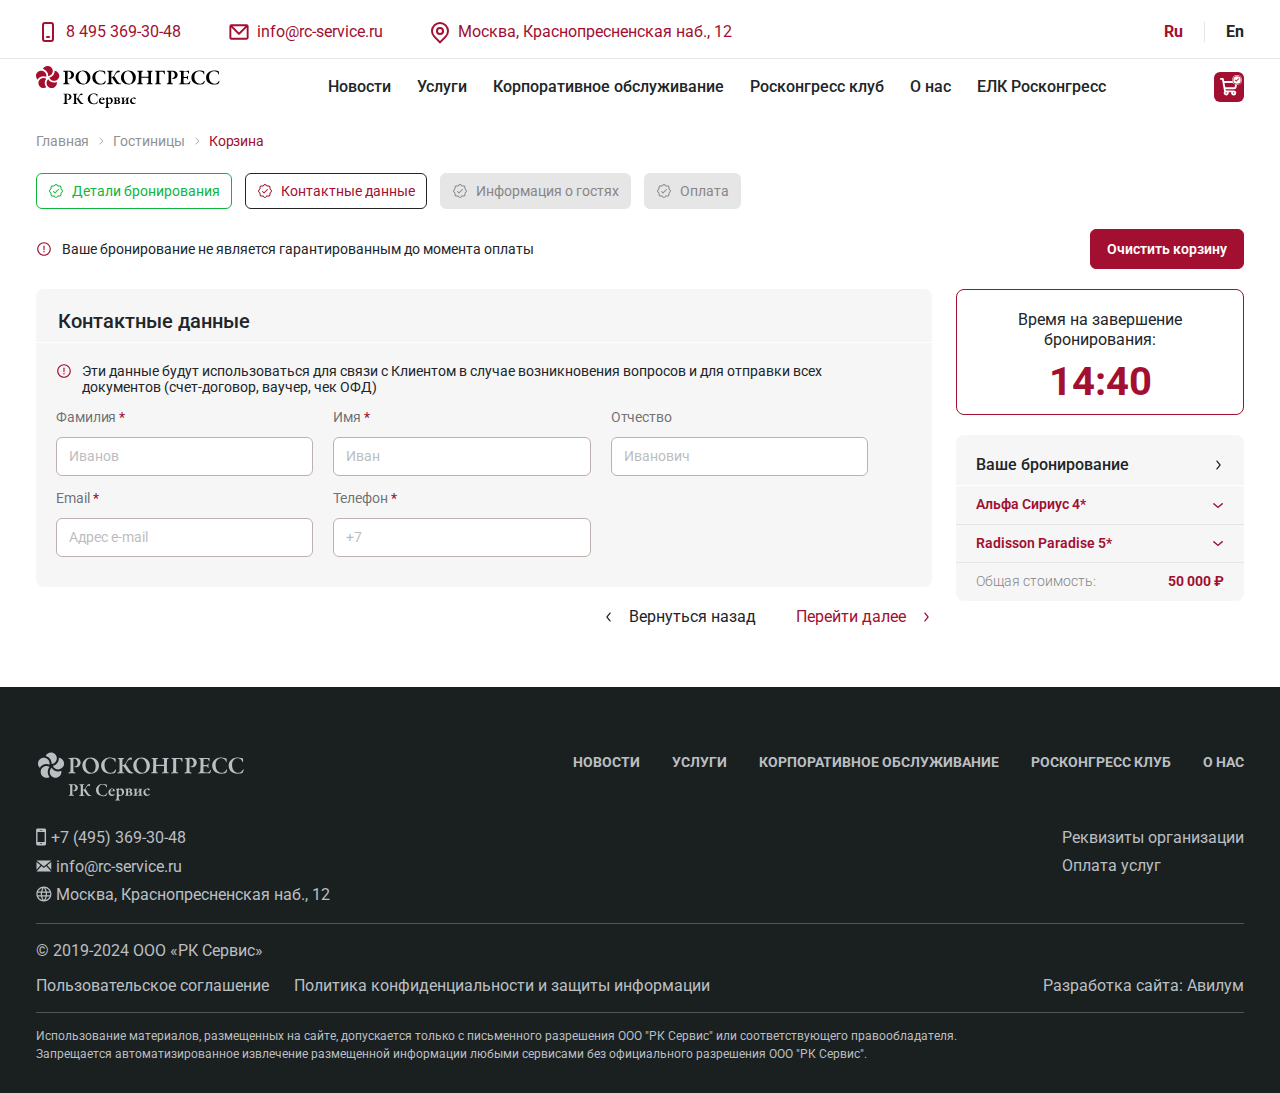
<file: basket-2.html>
<!DOCTYPE html>
<html lang="ru">

<head>
	<meta charset="UTF-8">
	<meta http-equiv="X-UA-Compatible" content="IE=edge">
	<meta name="viewport" content="width=device-width, initial-scale=1.0">
	<title>РК Сервис</title>
	<meta property="og:title" content="РК Сервис">
	<meta property="og:description" content="Описание">
	<meta property="og:url" content="/">
	<meta property="og:site_name" content="РК Сервис">
	<!-- favicon -->
	<link rel="apple-touch-icon" sizes="180x180" href="img/favicon/apple-touch-icon.png">
	<link rel="icon" type="image/png" sizes="32x32" href="img/favicon/favicon-32x32.png">
	<link rel="icon" type="image/png" sizes="16x16" href="img/favicon/favicon-16x16.png">
	<link rel="manifest" href="img/favicon/site.webmanifest">
	<link rel="mask-icon" href="img/favicon/safari-pinned-tab.svg" color="#5bbad5">
	<meta name="msapplication-TileColor" content="#da532c">
	<meta name="theme-color" content="#ffffff">
	<!-- styles -->
	<link rel="stylesheet" href="css/vendor.min.css">
	<link rel="stylesheet" href="css/app.min.css">
</head>

<body>
	<!-- wrapper -->
	<div class="wrapper">
		<!-- header -->
		<header class="header" id="header">
			<div class="header__top">
				<div class="container">
					<div class="header__wrapper">
						<div class="header-contacts header__contacts">
							<ul class="header-contacts__list">
								<li class="header-contacts__item">
									<a href="tel:84953693048" class="header-contacts__link">
										<svg>
											<use xlink:href="img/sprite.svg#icon-tel"></use>
										</svg>
										<span>8 495 369-30-48</span>
									</a>
								</li>
								<li class="header-contacts__item">
									<a href="mailto:info@rc-service.ru" class="header-contacts__link">
										<svg>
											<use xlink:href="img/sprite.svg#icon-email"></use>
										</svg>
										<span>info@rc-service.ru</span>
									</a>
								</li>
								<li class="header-contacts__item">
									<address class="header-contacts__link">
										<svg>
											<use xlink:href="img/sprite.svg#icon-location"></use>
										</svg>
										<span>Москва, Краснопресненская наб., 12</span>
									</address>
								</li>
							</ul>
						</div>
						<div class="c-languages header__languages">
							<ul class="c-languages__list">
								<li class="c-languages__item is--active">
									<a href="#" class="c-languages__link">Ru</a>
								</li>
								<li class="c-languages__item">
									<a href="#" class="c-languages__link">En</a>
								</li>
							</ul>
						</div>
					</div>
				</div>
			</div>
			<div class="header__bottom">
				<div class="container">
					<div class="header__wrapper">
						<a href="index.html" class="header__logotype">
							<img src="img/logotype.svg" width="184" height="44" alt="РК Сервис">
						</a>
						<nav class="nav header__nav">
							<ul class="nav__list">
								<li class="nav__item">
									<a href="#" class="nav__link">Новости</a>
								</li>
								<li class="nav__item">
									<a href="#" class="nav__link">Услуги</a>
								</li>
								<li class="nav__item">
									<a href="#" class="nav__link">Корпоративное обслуживание</a>
								</li>
								<li class="nav__item">
									<a href="#" class="nav__link">Росконгресс клуб</a>
								</li>
								<li class="nav__item">
									<a href="#" class="nav__link">О нас</a>
								</li>
								<li class="nav__item">
									<a href="#" class="nav__link">ЕЛК Росконгресс</a>
								</li>
							</ul>
						</nav>
						<button class="hamburger" id="hamburger-toggle" aria-label="Меню">
							<span class="hamburger__inner"></span>
							<span class="hamburger__inner"></span>
							<span class="hamburger__inner"></span>
						</button>
						<div class="c-basket header__basket">
							<a href="#" class="c-basket__btn">
								<div class="c-basket__group">
									<svg class="c-basket__icon">
										<use xlink:href="img/sprite.svg#icon-basket"></use>
									</svg>
									<svg class="c-basket__status">
										<use xlink:href="img/sprite.svg#icon-check"></use>
									</svg>
								</div>
							</a>
						</div>
					</div>
				</div>
			</div>
		</header>
		<!-- end of header -->
		<!-- content -->
		<div class="wrapper__content">
			<!-- basket -->
			<div class="basket" id="basket">
				<div class="container">
					<!-- breadcrumb -->
					<nav class="breadcrumbs" aria-label="Breadcrumb">
						<ol class="breadcrumbs__list">
							<li class="breadcrumbs__item">
								<a href="index.html" class="breadcrumbs__link">Главная</a>
							</li>
							<li class="breadcrumbs__item">
								<a href="#" class="breadcrumbs__link">Гостиницы</a>
							</li>
							<li class="breadcrumbs__item">
								<a href="basket.html" class="breadcrumbs__link">Корзина</a>
							</li>
						</ol>
					</nav>
					<!-- end of breadcrumb -->
					<div class="c-stages basket__stages">
						<ul class="c-stages__list">
							<li class="c-stages__item is--done">
								<div class="c-stages__btn">
									<svg class="c-basket__icon">
										<use xlink:href="img/sprite.svg#icon-check-status"></use>
									</svg>
									<span>Детали бронирования</span>
								</div>
							</li>
							<li class="c-stages__item is--active">
								<div class="c-stages__btn">
									<svg class="c-basket__icon">
										<use xlink:href="img/sprite.svg#icon-check-status"></use>
									</svg>
									<span>Контактные данные</span>
								</div>
							</li>
							<li class="c-stages__item">
								<div class="c-stages__btn">
									<svg class="c-basket__icon">
										<use xlink:href="img/sprite.svg#icon-check-status"></use>
									</svg>
									<span>Информация о гостях</span>
								</div>
							</li>
							<li class="c-stages__item">
								<div class="c-stages__btn">
									<svg class="c-basket__icon">
										<use xlink:href="img/sprite.svg#icon-check-status"></use>
									</svg>
									<span>Оплата</span>
								</div>
							</li>
						</ul>
					</div>
					<div class="basket__topping">
						<div class="c-notify basket__notify">
							<p class="c-notify__description">Ваше бронирование не является гарантированным до момента оплаты</p>
						</div>
						<a href="#" class="basket__clear btn">Очистить корзину</a>
					</div>
					<div class="basket__row">
						<div class="basket__left">
							<div class="basket__wrap">
								<div class="basket__top">
									<h3 class="basket__title">Контактные данные</h3>
								</div>
								<div class="basket__main">
									<div class="basket-data basket__data">
										<div class="basket-data__wrap">
											<div class="basket-data__section">
												<div class="basket-data__main">
													<div class="basket-data__main-wrap">
														<div class="c-notify basket-data__notify">
															<p class="c-notify__description">Эти данные будут использоваться для связи с Клиентом в случае возникновения вопросов и для отправки всех <br>документов (счет-договор, ваучер, чек ОФД)</p>
														</div>
														<div class="basket-data__inner">
															<div class="input-field basket-data__input">
																<label for="#" class="input-field__label">Фамилия <span>*</span></label>
																<div class="input-field__inner">
																	<input type="text" class="input-field__input" placeholder="Иванов">
																</div>
															</div>
															<div class="input-field basket-data__input">
																<label for="#" class="input-field__label">Имя <span>*</span></label>
																<div class="input-field__inner">
																	<input type="text" class="input-field__input" placeholder="Иван">
																</div>
															</div>
															<div class="input-field basket-data__input">
																<label for="#" class="input-field__label">Отчество</label>
																<div class="input-field__inner">
																	<input type="text" class="input-field__input" placeholder="Иванович">
																</div>
															</div>
														</div>
														<div class="basket-data__inner">
															<div class="input-field basket-data__input">
																<label for="#" class="input-field__label">Email <span>*</span></label>
																<div class="input-field__inner">
																	<input type="email" class="input-field__input" placeholder="Адрес e-mail">
																</div>
															</div>
															<div class="input-field basket-data__input">
																<label for="#" class="input-field__label">Телефон <span>*</span></label>
																<div class="input-field__inner">
																	<input type="tel" class="input-field__input" placeholder="+7" data-inputmask="'mask': '+7 (999) 999-99-99'">
																</div>
															</div>
														</div>
													</div>
												</div>
											</div>
										</div>
									</div>
								</div>
							</div>
							<div class="basket-pagination basket__pagination">
								<div class="basket-pagination__wrapper">
									<a href="#" class="basket-pagination__link">
										<svg>
											<use xlink:href="img/sprite.svg#icon-arrow-prev"></use>
										</svg>
										<span>Вернуться назад</span>
									</a>
									<a href="#" class="basket-pagination__link is--active">
										<span>Перейти далее</span>
										<svg>
											<use xlink:href="img/sprite.svg#icon-arrow-next"></use>
										</svg>
									</a>
								</div>
							</div>
						</div>
						<div class="basket__right">
							<div class="completion-booking">
								<div class="completion-booking__wrap">
									<div class="completion-booking__wrapper">
										<span class="completion-booking__title">Время на завершение бронирования:</span>
										<span class="completion-booking__timer">14:40</span>
									</div>
									<p class="completion-booking__notify">Пожалуйста, завершите бронирование и перейдите к оплате. Корзина будет очищена по истечении указанного времени</p>
								</div>
							</div>
							<div class="reservation-info basket__reservation">
								<div class="reservation-info__wrap">
									<div class="reservation-info__top">
										<h3 class="reservation-info__title">
											<span>Ваше бронирование</span>
											<svg>
												<use xlink:href="img/sprite.svg#icon-arrow-next"></use>
											</svg>
										</h3>
									</div>
									<div class="reservation-info__wrapper">
										<div class="reservation-info__item">
											<button class="reservation-info__trigger">
												<span>Альфа Сириус 4*</span>
												<svg>
													<use xlink:href="img/sprite.svg#icon-caret"></use>
												</svg>
											</button>
											<div class="reservation-info__body">
												<div class="reservation-info__section">
													<div class="reservation-info__info">
														<span class="reservation-info__elem reservation-info__elem--grey">Номер 1</span>
														<span class="reservation-info__elem">Стандарт с видом на море</span>
													</div>
													<div class="reservation-info__details">
														<div class="basket-reservation-details reservation-info__details-item">
															<div class="basket-reservation-details__left">
																<div class="basket-reservation-details__inner">
																	<svg class="basket-reservation-details__icon">
																		<use xlink:href="img/sprite.svg#icon-calendar"></use>
																	</svg>
																	<span class="basket-reservation-details__label">Даты</span>
																</div>
															</div>
															<div class="basket-reservation-details__right">
																<div class="basket-reservation-details__inner">
																	<span class="basket-reservation-details__value">18 июня - 21 июня</span>
																</div>
															</div>
														</div>
														<div class="basket-reservation-details reservation-info__details-item">
															<div class="basket-reservation-details__left">
																<div class="basket-reservation-details__inner">
																	<svg class="basket-reservation-details__icon">
																		<use xlink:href="img/sprite.svg#icon-clock"></use>
																	</svg>
																	<span class="basket-reservation-details__label">Время</span>
																</div>
															</div>
															<div class="basket-reservation-details__right">
																<div class="basket-reservation-details__inner">
																	<span class="basket-reservation-details__value"><span>Заезд</span> 14:00</span>
																	<span class="basket-reservation-details__value"><span>Выезд</span> 12:00</span>
																</div>
															</div>
														</div>
														<div class="basket-reservation-details reservation-info__details-item">
															<div class="basket-reservation-details__left">
																<div class="basket-reservation-details__inner">
																	<svg class="basket-reservation-details__icon">
																		<use xlink:href="img/sprite.svg#icon-user"></use>
																	</svg>
																	<span class="basket-reservation-details__label">Гости</span>
																</div>
															</div>
															<div class="basket-reservation-details__right">
																<div class="basket-reservation-details__inner">
																	<span class="basket-reservation-details__value">1 взрослый</span>
																</div>
															</div>
														</div>
													</div>
													<div class="reservation-info__inner">
														<div class="reservation-info__group">
															<span class="reservation-info__label">Стоимость:</span>
															<span class="reservation-info__price">12 000 ₽</span>
														</div>
														<button class="reservation-info__delete" aria-label="Удалить">
															<svg>
																<use xlink:href="img/sprite.svg#icon-trash"></use>
															</svg>
														</button>
													</div>
												</div>
											</div>
										</div>
										<div class="reservation-info__item">
											<button class="reservation-info__trigger">
												<span>Radisson Paradise 5*</span>
												<svg>
													<use xlink:href="img/sprite.svg#icon-caret"></use>
												</svg>
											</button>
											<div class="reservation-info__body">
												<div class="reservation-info__section">
													<div class="reservation-info__info">
														<span class="reservation-info__elem reservation-info__elem--grey">Номер 1</span>
														<span class="reservation-info__elem"><b>Стандарт с видом на море</b></span>
													</div>
													<div class="reservation-info__details">
														<div class="basket-reservation-details reservation-info__details-item">
															<div class="basket-reservation-details__left">
																<div class="basket-reservation-details__inner">
																	<svg class="basket-reservation-details__icon">
																		<use xlink:href="img/sprite.svg#icon-calendar"></use>
																	</svg>
																	<span class="basket-reservation-details__label">Даты</span>
																</div>
															</div>
															<div class="basket-reservation-details__right">
																<div class="basket-reservation-details__inner">
																	<span class="basket-reservation-details__value">18 июня - 21 июня</span>
																</div>
															</div>
														</div>
														<div class="basket-reservation-details reservation-info__details-item">
															<div class="basket-reservation-details__left">
																<div class="basket-reservation-details__inner">
																	<svg class="basket-reservation-details__icon">
																		<use xlink:href="img/sprite.svg#icon-clock"></use>
																	</svg>
																	<span class="basket-reservation-details__label">Время</span>
																</div>
															</div>
															<div class="basket-reservation-details__right">
																<div class="basket-reservation-details__inner">
																	<span class="basket-reservation-details__value"><span>Заезд</span> 14:00</span>
																	<span class="basket-reservation-details__value"><span>Выезд</span> 12:00</span>
																</div>
															</div>
														</div>
														<div class="basket-reservation-details reservation-info__details-item">
															<div class="basket-reservation-details__left">
																<div class="basket-reservation-details__inner">
																	<svg class="basket-reservation-details__icon">
																		<use xlink:href="img/sprite.svg#icon-user"></use>
																	</svg>
																	<span class="basket-reservation-details__label">Гости</span>
																</div>
															</div>
															<div class="basket-reservation-details__right">
																<div class="basket-reservation-details__inner">
																	<span class="basket-reservation-details__value">1 взрослый</span>
																</div>
															</div>
														</div>
													</div>
													<div class="reservation-info__inner">
														<div class="reservation-info__group">
															<span class="reservation-info__label">Стоимость:</span>
															<span class="reservation-info__price">14 000 ₽</span>
														</div>
														<button class="reservation-info__delete" aria-label="Удалить">
															<svg>
																<use xlink:href="img/sprite.svg#icon-trash"></use>
															</svg>
														</button>
													</div>
												</div>
												<div class="reservation-info__section">
													<div class="reservation-info__info">
														<span class="reservation-info__elem reservation-info__elem--grey">Номер 2</span>
														<span class="reservation-info__elem"><b>Люкс</b></span>
													</div>
													<div class="reservation-info__details">
														<div class="basket-reservation-details reservation-info__details-item">
															<div class="basket-reservation-details__left">
																<div class="basket-reservation-details__inner">
																	<svg class="basket-reservation-details__icon">
																		<use xlink:href="img/sprite.svg#icon-calendar"></use>
																	</svg>
																	<span class="basket-reservation-details__label">Даты</span>
																</div>
															</div>
															<div class="basket-reservation-details__right">
																<div class="basket-reservation-details__inner">
																	<span class="basket-reservation-details__value">18 июня - 21 июня</span>
																</div>
															</div>
														</div>
														<div class="basket-reservation-details reservation-info__details-item">
															<div class="basket-reservation-details__left">
																<div class="basket-reservation-details__inner">
																	<svg class="basket-reservation-details__icon">
																		<use xlink:href="img/sprite.svg#icon-clock"></use>
																	</svg>
																	<span class="basket-reservation-details__label">Время</span>
																</div>
															</div>
															<div class="basket-reservation-details__right">
																<div class="basket-reservation-details__inner">
																	<span class="basket-reservation-details__value"><span>Заезд</span> 14:00</span>
																	<span class="basket-reservation-details__value"><span>Выезд</span> 12:00</span>
																</div>
															</div>
														</div>
														<div class="basket-reservation-details reservation-info__details-item">
															<div class="basket-reservation-details__left">
																<div class="basket-reservation-details__inner">
																	<svg class="basket-reservation-details__icon">
																		<use xlink:href="img/sprite.svg#icon-user"></use>
																	</svg>
																	<span class="basket-reservation-details__label">Гости</span>
																</div>
															</div>
															<div class="basket-reservation-details__right">
																<div class="basket-reservation-details__inner">
																	<span class="basket-reservation-details__value">1 взрослый</span>
																</div>
															</div>
														</div>
													</div>
													<div class="reservation-info__inner">
														<div class="reservation-info__group">
															<span class="reservation-info__label">Стоимость:</span>
															<span class="reservation-info__price">24 000 ₽</span>
														</div>
														<button class="reservation-info__delete" aria-label="Удалить">
															<svg>
																<use xlink:href="img/sprite.svg#icon-trash"></use>
															</svg>
														</button>
													</div>
												</div>
											</div>
										</div>
									</div>
									<div class="reservation-info__bottom">
										<div class="reservation-info__total">
											<span class="reservation-info__label">Общая стоимость:</span>
											<span class="reservation-info__total-price">50 000 ₽</span>
										</div>
									</div>
								</div>
							</div>
						</div>
					</div>
				</div>
			</div>
			<!-- end of basket -->
		</div>
		<!-- end of content -->
		<!-- footer -->
		<footer class="footer" itemscope="" itemtype="https://schema.org/WPFooter">
			<div class="container">
				<div class="footer_item">
					<a class="logo" href="/" title="РОСКОНГРЕСС">
						<svg xmlns="http://www.w3.org/2000/svg" id="logo-footer" viewBox="0 0 206 49" class="logo-footer">
							<path d="M0 11.6441C0 8.44408 2.61587 5.82821 5.81587 5.82821C9.01587 5.82821 11.6317 8.44408 11.6317 11.6441C11.6317 11.9996 11.6063 12.3552 11.5302 12.7107C10.5905 12.3298 9.5746 12.1012 8.50794 12.1012C5.68889 12.1012 3.2 13.5996 1.82857 15.86C0.711111 14.7933 0 13.2949 0 11.6441ZM9.75238 19.9234C9.75238 18.0441 10.4127 16.3171 11.5302 14.9711C10.6413 14.4377 9.6 14.1076 8.50794 14.1076C5.30794 14.1076 2.69206 16.7234 2.69206 19.9234C2.69206 23.1234 5.30794 25.7393 8.50794 25.7393C9.6254 25.7393 10.6413 25.4092 11.5302 24.8758C10.4127 23.5298 9.75238 21.8028 9.75238 19.9234ZM20.2667 19.4663C17.4476 19.4663 14.9587 17.9425 13.5873 15.7076C12.4698 16.7742 11.7587 18.2726 11.7587 19.9234C11.7587 23.1234 14.3746 25.7393 17.5746 25.7393C20.7746 25.7393 23.3905 23.1234 23.3905 19.9234C23.3905 19.5679 23.3397 19.2123 23.2889 18.8568C22.3746 19.2631 21.3333 19.4663 20.2667 19.4663ZM20.8508 5.8536C20.8508 6.00598 20.8762 6.15836 20.8762 6.28535C20.8762 9.94249 18.3365 13.0409 14.9333 13.879C15.8222 15.9615 17.8794 17.4346 20.2921 17.4346C23.4921 17.4346 26.1079 14.8187 26.1079 11.6187C26.0825 8.64725 23.7714 6.15836 20.8508 5.8536ZM13.0286 0.494873C10.6159 0.494873 8.55873 1.96789 7.66984 4.05043C11.073 4.88852 13.6381 7.96154 13.6381 11.6441C13.6381 11.7965 13.6381 11.9488 13.6127 12.0758C16.5333 11.7711 18.8444 9.30757 18.8444 6.28535C18.8444 3.11075 16.254 0.494873 13.0286 0.494873Z" />
							<path d="M36.3174 6.64058C36.0888 6.64058 35.7587 6.79296 35.6571 6.86915C35.5809 6.94534 35.4539 7.19931 35.4285 7.75804C35.4031 8.24058 35.4031 11.2374 35.3777 13.9803C35.3777 16.1898 35.4285 17.739 35.4285 18.3485C35.4539 19.8215 35.5301 20.2533 36.9269 20.6088C37.4095 20.7104 37.6126 20.8882 37.6126 21.1168C37.6126 21.3199 37.2063 21.4469 36.8761 21.4469C36.2412 21.4469 34.8698 21.2945 33.8031 21.2945C33.092 21.2945 31.9237 21.3961 31.1618 21.3961C30.6031 21.3961 30.2729 21.2692 30.2729 21.0152C30.2729 20.8374 30.6031 20.6596 30.8571 20.5834C32.0507 20.3041 32.3301 19.9231 32.4063 18.8311C32.4825 17.866 32.5587 16.2914 32.5587 15.0723C32.5587 14.3104 32.5587 8.9009 32.5079 8.18979C32.4317 7.35169 32.3047 6.97074 30.9841 6.79296C30.6793 6.74217 30.4253 6.56439 30.4253 6.4374C30.4253 6.23423 30.6539 6.10725 30.9333 6.05645C31.0856 6.03106 31.5174 6.03106 31.7206 6.03106C33.2698 6.03106 35.2507 5.82788 36.3428 5.82788C38.6539 5.82788 40.2285 6.25963 41.219 7.22471C42.3618 8.34217 42.6158 9.6374 42.6158 10.4755C42.6158 12.4565 41.7269 13.5231 41.0158 14.1326C40.3809 14.666 39.0603 15.2247 38.1206 15.2247C37.8666 15.2247 37.1809 15.1739 36.8761 15.0469C36.546 14.8945 36.3682 14.793 36.3682 14.5644C36.3682 14.4628 36.546 14.3358 36.7237 14.3358H37.0793C38.0952 14.3358 39.5936 13.1168 39.5936 10.6279C39.5936 8.67233 38.2983 6.64058 36.3174 6.64058Z" />
							<path d="M61.0031 13.447C61.0031 16.6216 59.6571 18.6533 57.9555 20.0248C56.584 21.0914 54.5269 21.7517 52.6729 21.7517C50.1333 21.7517 47.9237 20.7867 46.3999 19.1613C45.1047 17.7644 44.3174 15.8597 44.3174 13.6248C44.3174 10.6787 45.6126 8.79936 47.4412 7.35174C48.5333 6.51364 50.565 5.62476 52.5714 5.62476C57.9047 5.62476 61.0031 9.58666 61.0031 13.447ZM49.2698 7.7073C48.4571 8.4946 47.5682 10.247 47.5682 13.1168C47.5682 16.8248 49.8285 20.8628 53.3587 20.8628C54.6793 20.8628 55.5174 20.1771 55.8221 19.8724C56.838 18.8565 57.6761 16.774 57.6761 14.2089C57.6761 12.3041 56.9396 9.40888 55.1618 7.78349C54.3491 7.07237 53.0285 6.48825 51.9618 6.48825C50.8952 6.46285 49.8285 7.14856 49.2698 7.7073Z" />
							<path d="M75.4285 6.00571C76.0127 6.1581 76.6222 6.28508 77.1555 6.36127C77.3333 6.36127 77.5111 6.64064 77.5111 7.02159C77.5365 7.7073 77.5873 8.5454 77.6381 9.23111C77.6635 9.73905 77.4857 10.1454 77.2317 10.1454C77.1047 10.1454 76.9016 9.86603 76.7746 9.48508C76.5206 8.74857 76.165 8.08825 75.7587 7.7581C74.7174 6.8946 73.4984 6.36127 72.1778 6.36127C68.3428 6.36127 66.5143 9.40889 66.5143 13.066C66.5143 14.6914 66.7936 16.0883 67.327 17.1549C68.6476 19.8216 70.8571 20.7613 72.7365 20.7613C73.0412 20.7613 74.2349 20.7105 75.073 20.2025C75.9619 19.6946 76.6222 18.9835 77.1809 17.993C77.4603 17.4597 77.6381 17.2565 77.8412 17.2565C78.0952 17.2565 78.0952 17.8914 78.0444 18.1454C77.9174 18.7549 77.5365 19.8216 77.3333 20.2533C77.2571 20.4819 76.8254 20.8629 76.4698 21.0152C76.1397 21.1422 74.4635 21.7263 72.2539 21.7263C68.673 21.7263 66.1333 20.1263 65.1428 19.0089C64.2285 17.9422 63.1111 16.266 63.1111 13.574C63.1111 10.6533 64.7619 8.59619 65.7778 7.78349C67.8349 6.08191 70.3238 5.59937 72.3047 5.59937C73.3968 5.62476 74.5651 5.80254 75.4285 6.00571Z" />
							<path d="M80.3555 5.90412C80.9396 5.90412 82.0825 6.0311 82.8444 6.0311C83.5809 6.0311 84.9777 5.92952 85.5364 5.92952C86.019 5.92952 86.2729 6.0565 86.2729 6.25968C86.2729 6.48825 85.9174 6.58983 85.638 6.66603C84.6983 6.91999 84.4952 7.04698 84.419 8.13904C84.3682 9.02793 84.3936 11.7454 84.3936 12.8629C84.3936 12.9644 84.4698 13.1168 84.5714 13.1168C85.8666 13.0152 86.6793 12.6089 87.5428 11.2121C88.2285 10.0946 88.711 9.18031 89.2952 8.24063C90.2602 6.64063 91.4285 5.62476 92.7237 5.62476C93.5364 5.62476 93.9682 5.95491 93.9682 6.64063C93.9682 6.8692 93.7904 7.27555 93.6634 7.40253C93.4602 7.6311 93.2571 7.6565 92.9523 7.6311C92.6983 7.58031 92.3682 7.50412 92.1396 7.50412C90.7174 7.50412 90.0825 8.51999 89.4222 9.58666C88.7364 10.6533 88.2031 11.4914 87.8475 11.9994C87.8221 12.0502 87.8221 12.1517 87.8475 12.2025C88.4063 13.2692 90.565 16.6724 91.6063 18.0692C93.2063 20.1771 93.8158 20.3295 95.111 20.6343C95.2634 20.6851 95.492 20.7867 95.492 20.8882C95.492 21.1168 95.3396 21.2438 95.0095 21.3454C94.6793 21.447 94.1206 21.4724 93.5618 21.4724C91.4285 21.4724 90.3872 21.1422 89.4475 19.8724C88.5587 18.7549 87.5428 17.1803 86.4253 15.4279C85.638 14.1581 85.3079 13.7263 84.546 13.7263C84.419 13.7263 84.3936 13.9041 84.3682 14.0057C84.3682 15.9613 84.4444 18.5009 84.4698 19.3898C84.4952 19.8724 84.6221 20.2279 85.6888 20.5073C86.1206 20.6343 86.3999 20.7867 86.3999 20.9898C86.3999 21.2184 85.9936 21.3454 85.6126 21.3454C85.0793 21.3454 83.4031 21.2946 82.6666 21.2946C81.9301 21.2946 80.711 21.3962 79.9491 21.3962C79.5936 21.3962 79.2888 21.193 79.2888 21.0406C79.2888 20.8121 79.492 20.7105 79.9999 20.5835C81.1682 20.3295 81.4221 19.974 81.4983 18.5009C81.5491 17.2819 81.5491 15.6311 81.5491 13.0406C81.5491 10.2216 81.4983 9.3073 81.4729 8.41841C81.4475 7.27555 81.219 6.97079 80.3809 6.71682C79.746 6.53904 79.5936 6.38666 79.5936 6.20888C79.6444 6.00571 80.0253 5.90412 80.3555 5.90412Z" />
							<path d="M111.924 13.447C111.924 16.6216 110.578 18.6533 108.876 20.0248C107.505 21.0914 105.448 21.7517 103.594 21.7517C101.054 21.7517 98.8444 20.7867 97.3206 19.1613C96.0253 17.7644 95.238 15.8597 95.238 13.6248C95.238 10.6787 96.5333 8.79936 98.3618 7.35174C99.4539 6.51364 101.486 5.62476 103.517 5.62476C108.851 5.62476 111.924 9.58666 111.924 13.447ZM100.19 7.7073C99.3777 8.4946 98.4888 10.247 98.4888 13.1168C98.4888 16.8248 100.749 20.8628 104.279 20.8628C105.6 20.8628 106.438 20.1771 106.743 19.8724C107.759 18.8565 108.597 16.774 108.597 14.2089C108.597 12.3041 107.835 9.40888 106.082 7.78349C105.27 7.07237 103.949 6.48825 102.882 6.48825C101.841 6.46285 100.749 7.14856 100.19 7.7073Z" />
							<path d="M118.451 12.9136C120.102 12.9136 123.276 12.812 125.816 12.812C125.917 12.812 126.019 12.5834 126.044 12.2025C126.095 11.8977 126.095 9.05326 125.994 8.11358C125.892 7.25008 125.765 6.99612 124.8 6.74215C124.47 6.64056 124.089 6.51358 124.089 6.25961C124.089 6.08183 124.343 5.95485 124.876 5.95485C125.181 5.95485 126.984 6.03104 127.594 6.03104C128.356 6.03104 129.879 5.92945 130.184 5.92945C130.641 5.92945 130.921 6.05643 130.921 6.23421C130.921 6.48818 130.692 6.61516 130.159 6.76755C129.295 6.97072 129.143 7.35167 129.092 8.03739C128.965 9.18024 128.889 11.339 128.889 14.7675C128.889 17.1294 128.965 18.3993 128.99 19.1866C129.016 20.1263 129.244 20.2025 130.235 20.5072C130.667 20.6596 130.921 20.812 130.921 21.0152C130.921 21.2691 130.59 21.3453 130.159 21.3453C129.752 21.3453 128.457 21.2691 127.721 21.2691C127.187 21.2691 125.257 21.3961 124.775 21.3961C124.19 21.3961 123.962 21.2691 123.962 21.066C123.962 20.8628 124.267 20.6596 124.622 20.558C125.816 20.2533 125.841 20.0501 125.968 18.2723C126.044 17.3072 126.07 15.0469 126.019 14.3866C126.019 14.158 125.917 14.0818 125.816 14.0818C123.886 14.0818 118.933 14.0056 118.451 14.0564C118.324 14.0818 118.146 14.285 118.146 14.412C118.095 15.3009 118.146 17.8914 118.171 18.6533C118.197 19.7961 118.349 20.1517 119.34 20.431C119.848 20.5834 120.178 20.7612 120.178 21.0406C120.203 21.2691 119.721 21.3453 119.416 21.3453C119.238 21.3453 117.232 21.2691 116.394 21.2691C115.835 21.2691 114.616 21.3707 113.778 21.3707C113.143 21.3707 112.94 21.2437 112.94 21.066C112.94 20.812 113.194 20.6596 113.625 20.5326C114.692 20.2533 114.895 19.9739 115.022 18.958C115.124 17.9929 115.251 14.3866 115.251 11.085C115.251 10.3485 115.302 9.02786 115.251 8.06278C115.2 7.27548 114.997 6.99612 114.184 6.76755C113.625 6.58977 113.371 6.43739 113.371 6.23421C113.371 6.00564 113.676 5.90405 114.108 5.90405C114.768 5.90405 116.089 6.00564 116.724 6.00564C117.74 6.00564 118.832 5.92945 119.416 5.92945C119.924 5.92945 120.203 6.03104 120.203 6.23421C120.203 6.48818 119.898 6.64056 119.39 6.76755C118.375 6.99612 118.298 7.45326 118.273 8.44374C118.222 9.30723 118.121 12.1263 118.197 12.5834C118.171 12.7866 118.273 12.9136 118.451 12.9136Z" />
							<path d="M144.178 5.87866C144.356 5.87866 144.483 6.00565 144.483 6.13263C144.432 6.84374 144.457 8.36755 144.483 9.20565C144.508 9.51041 144.33 9.96755 144.152 9.96755C143.949 9.96755 143.721 9.84057 143.568 9.28184C143.263 8.21517 142.806 7.09771 141.917 7.02152C141.181 6.91993 139.352 6.94533 138.844 6.97073C138.362 6.97073 138.235 7.12311 138.235 7.35168C138.159 8.62152 138.159 10.8056 138.159 12.4056C138.159 14.1072 138.184 17.3326 138.184 19.0596C138.209 20.1009 138.59 20.3295 139.708 20.6088C140.063 20.7358 140.343 20.8882 140.343 21.0914C140.343 21.2945 140.063 21.4469 139.632 21.4469C139.022 21.4469 137.549 21.3199 136.635 21.3199C135.746 21.3199 134.222 21.4723 133.74 21.4723C133.359 21.4723 133.079 21.2437 133.079 21.1422C133.079 20.8882 133.359 20.7104 133.79 20.6088C134.832 20.3802 134.933 19.9485 134.984 19.3898C135.06 18.6279 135.238 17.2056 135.238 12.4564C135.238 10.2215 135.238 8.7485 135.187 8.11358C135.136 7.32628 134.959 7.02152 134.019 6.81834C133.486 6.66596 133.283 6.53898 133.283 6.28501C133.283 6.10723 133.613 5.98025 133.994 5.98025C135.06 5.98025 136 6.05644 136.965 6.05644H140.114C143.314 6.03104 143.898 5.92946 144.178 5.87866Z" />
							<path d="M152.432 6.64058C152.203 6.64058 151.873 6.79296 151.771 6.86915C151.695 6.94534 151.568 7.19931 151.543 7.75804C151.517 8.24058 151.517 11.2374 151.492 13.9803C151.492 16.1898 151.543 17.739 151.543 18.3485C151.568 19.8215 151.644 20.2533 153.041 20.6088C153.524 20.7104 153.727 20.8882 153.727 21.1168C153.727 21.3199 153.321 21.4469 152.991 21.4469C152.356 21.4469 150.984 21.2945 149.917 21.2945C149.206 21.2945 148.038 21.3961 147.276 21.3961C146.717 21.3961 146.387 21.2692 146.387 21.0152C146.387 20.8374 146.717 20.6596 146.971 20.5834C148.165 20.3041 148.444 19.9231 148.521 18.8311C148.597 17.866 148.673 16.2914 148.673 15.0723C148.673 14.3104 148.673 8.9009 148.622 8.18979C148.546 7.35169 148.419 6.97074 147.098 6.79296C146.794 6.74217 146.54 6.56439 146.54 6.4374C146.54 6.23423 146.768 6.10725 147.048 6.05645C147.2 6.03106 147.632 6.03106 147.835 6.03106C149.384 6.03106 151.365 5.82788 152.457 5.82788C154.768 5.82788 156.343 6.25963 157.333 7.22471C158.476 8.34217 158.73 9.6374 158.73 10.4755C158.73 12.4565 157.841 13.5231 157.13 14.1326C156.495 14.666 155.175 15.2247 154.235 15.2247C153.981 15.2247 153.295 15.1739 152.991 15.0469C152.66 14.8945 152.483 14.793 152.483 14.5644C152.483 14.4628 152.66 14.3358 152.838 14.3358H153.194C154.21 14.3358 155.708 13.1168 155.708 10.6279C155.708 8.67233 154.413 6.64058 152.432 6.64058Z" />
							<path d="M169.168 6.03153C169.956 6.03153 170.946 5.92994 171.302 5.87915C171.403 5.85375 171.556 6.03153 171.581 6.18391C171.606 6.61566 171.606 8.29185 171.606 8.77439C171.606 9.10454 171.429 9.4601 171.225 9.4601C170.997 9.4601 170.819 9.10455 170.768 8.85058C170.463 7.50455 169.778 7.12359 169.219 7.0474C168.762 6.97121 167.721 6.86963 165.867 6.89502C165.765 6.89502 165.587 6.99661 165.562 7.58074C165.511 8.19026 165.435 11.5426 165.46 12.8633C165.46 12.9395 165.562 13.0918 165.689 13.0918H167.619C169.346 13.0918 169.295 12.9903 169.752 11.9236C169.905 11.568 170.057 11.2887 170.286 11.2887C170.489 11.2887 170.54 11.695 170.514 11.9744C170.463 12.6601 170.413 13.0918 170.413 13.6506C170.413 14.3109 170.463 14.6918 170.514 15.3014C170.54 15.7331 170.387 16.0379 170.21 16.0379C170.006 16.0379 169.829 15.7585 169.752 15.5045C169.448 14.4379 169.117 14.2855 168.178 14.2093C167.416 14.1331 166.502 14.1331 165.765 14.1331C165.663 14.1331 165.46 14.3871 165.46 14.4125C165.359 15.0982 165.384 16.9776 165.41 17.7649C165.435 18.349 165.41 19.2379 165.511 19.7458C165.587 19.9744 165.79 20.2791 166.044 20.3299C166.425 20.4061 167.187 20.4823 168 20.4823C168.737 20.4823 169.625 20.4823 170.235 20.2538C170.946 19.9744 171.606 19.4157 172.14 18.476C172.47 17.8411 172.698 17.6379 172.876 17.6379C173.13 17.6379 173.105 18.1458 173.079 18.349C173.079 18.5522 172.368 20.7617 172.165 21.1426C172.089 21.3204 171.708 21.4474 171.581 21.4474C171.327 21.4474 165.359 21.3204 163.53 21.3204C161.905 21.3204 161.651 21.4474 160.787 21.4474C160.33 21.4474 159.975 21.3712 159.975 21.1426C159.975 20.9141 160.279 20.7617 160.711 20.6601C161.93 20.3807 162.26 20.1268 162.362 18.8315C162.438 17.8157 162.565 15.9871 162.565 12.9903C162.565 10.1458 162.59 9.02835 162.54 8.34264C162.489 7.47915 162.286 6.99661 161.27 6.79343C160.762 6.69185 160.508 6.59026 160.508 6.36169C160.508 6.13312 160.914 6.00613 161.244 6.00613C162.387 6.00613 164.368 6.08232 165.613 6.08232H169.168V6.03153Z" />
							<path d="M186.489 6.00571C187.073 6.1581 187.682 6.28508 188.216 6.36127C188.394 6.36127 188.571 6.64064 188.571 7.02159C188.597 7.7073 188.648 8.5454 188.698 9.23111C188.724 9.73905 188.546 10.1454 188.292 10.1454C188.165 10.1454 187.962 9.86603 187.835 9.48508C187.581 8.74857 187.225 8.08825 186.819 7.7581C185.778 6.8946 184.559 6.36127 183.238 6.36127C179.403 6.36127 177.575 9.40889 177.575 13.066C177.575 14.6914 177.854 16.0883 178.387 17.1549C179.708 19.8216 181.917 20.7613 183.797 20.7613C184.102 20.7613 185.295 20.7105 186.133 20.2025C187.022 19.6946 187.683 18.9835 188.241 17.993C188.521 17.4597 188.698 17.2565 188.902 17.2565C189.156 17.2565 189.156 17.8914 189.105 18.1454C188.978 18.7549 188.597 19.8216 188.368 20.2533C188.292 20.4819 187.86 20.8629 187.505 21.0152C187.175 21.1422 185.498 21.7263 183.289 21.7263C179.708 21.7263 177.168 20.1263 176.178 19.0089C175.263 17.9422 174.146 16.266 174.146 13.574C174.146 10.6533 175.797 8.59619 176.813 7.78349C178.87 6.08191 181.359 5.59937 183.34 5.59937C184.457 5.62476 185.625 5.80254 186.489 6.00571Z" />
							<path d="M202.946 6.00571C203.53 6.1581 204.14 6.28508 204.673 6.36127C204.851 6.36127 205.029 6.64064 205.029 7.02159C205.054 7.7073 205.105 8.5454 205.156 9.23111C205.181 9.73905 205.003 10.1454 204.749 10.1454C204.622 10.1454 204.419 9.86603 204.292 9.48508C204.038 8.74857 203.683 8.08825 203.276 7.7581C202.235 6.8946 201.016 6.36127 199.695 6.36127C195.86 6.36127 194.057 9.40889 194.057 13.066C194.057 14.6914 194.336 16.0883 194.87 17.1549C196.19 19.8216 198.4 20.7613 200.279 20.7613C200.584 20.7613 201.778 20.7105 202.616 20.2025C203.505 19.6946 204.165 18.9835 204.724 17.993C205.003 17.4597 205.181 17.2565 205.384 17.2565C205.638 17.2565 205.638 17.8914 205.587 18.1454C205.46 18.7549 205.079 19.8216 204.851 20.2533C204.775 20.4819 204.343 20.8629 203.987 21.0152C203.657 21.1422 201.981 21.7263 199.771 21.7263C196.19 21.7263 193.651 20.1263 192.66 19.0089C191.746 17.9422 190.629 16.266 190.629 13.574C190.629 10.6533 192.279 8.59619 193.295 7.78349C195.352 6.08191 197.841 5.59937 199.822 5.59937C200.914 5.62476 202.057 5.80254 202.946 6.00571Z" />
							<path d="M35.0222 32.7997C34.8698 32.7997 34.6159 32.9013 34.5397 32.9521C34.4889 33.0029 34.3873 33.2061 34.3873 33.6124C34.3619 33.968 34.3619 36.2283 34.3619 38.2854C34.3619 39.9108 34.3873 41.1299 34.3873 41.5616C34.4127 42.6791 34.4635 43.0092 35.5048 43.2632C35.8603 43.3648 36.0127 43.4918 36.0127 43.6442C36.0127 43.7965 35.7079 43.8981 35.454 43.8981C34.9714 43.8981 33.9556 43.7965 33.1429 43.7965C32.6095 43.7965 31.7206 43.8473 31.1619 43.8473C30.7556 43.8473 30.5016 43.7711 30.5016 43.568C30.5016 43.441 30.7556 43.2886 30.9333 43.2378C31.8222 43.0346 32.0508 42.7553 32.1016 41.9426C32.1524 41.2061 32.2032 40.0124 32.2032 39.1235C32.2032 38.514 32.2032 34.4505 32.1778 33.9426C32.1524 33.3077 32.0254 33.0283 31.0349 32.9013C30.8063 32.8759 30.6286 32.7489 30.6286 32.6219C30.6286 32.4696 30.781 32.368 31.0095 32.3426C31.1365 32.3172 31.4413 32.3172 31.619 32.3172C32.7873 32.3172 34.2603 32.1648 35.073 32.1648C36.8254 32.1648 37.9937 32.495 38.7302 33.2315C39.5936 34.0696 39.7714 35.06 39.7714 35.695C39.7714 37.1934 39.1111 37.9807 38.5778 38.4378C38.0952 38.8442 37.1048 39.2505 36.3937 39.2505C36.1905 39.2505 35.6825 39.2251 35.454 39.1235C35.2 39.0219 35.073 38.9204 35.073 38.768C35.073 38.6918 35.2 38.5902 35.3524 38.5902H35.6317C36.3937 38.5902 37.5111 37.6759 37.5111 35.7965C37.5111 34.3235 36.5206 32.7997 35.0222 32.7997Z" />
							<path d="M41.9047 32.241C42.3365 32.241 43.2 32.3426 43.7841 32.3426C44.3174 32.3426 45.3841 32.241 45.8158 32.241C46.1714 32.241 46.3746 32.3426 46.3746 32.495C46.3746 32.6728 46.0952 32.7743 45.892 32.8251C45.1809 33.0283 45.0285 33.1045 44.9778 33.9426C44.9524 34.6029 44.9524 36.6347 44.9524 37.4728C44.9524 37.5743 45.0032 37.6505 45.0793 37.6505C46.0698 37.5997 46.6539 37.2696 47.3143 36.2283C47.8222 35.4156 48.1778 34.7299 48.6349 33.9934C49.3714 32.8251 50.1587 32.0632 51.1492 32.0632C51.7587 32.0632 52.1651 32.3426 52.1651 32.8505C52.1651 33.0029 52.0127 33.6378 51.8857 33.7648C51.7333 33.9172 51.5809 33.9934 51.3524 33.9172C51.0222 33.8156 50.692 33.7394 50.4381 33.7394C49.6508 33.7394 49.2952 34.095 48.7111 35.0347C48.2032 35.822 47.7968 36.4569 47.5428 36.8632C47.5174 36.8886 47.5174 36.9648 47.5428 37.0156C47.9492 37.8029 49.5746 40.368 50.3619 41.4347C51.5555 43.0093 52.0381 43.1362 53.0032 43.3648C53.1047 43.3902 53.2825 43.4664 53.2825 43.568C53.2825 43.7204 53.1809 43.8474 52.927 43.9235C52.673 43.9997 52.2666 44.0251 51.8349 44.0251C50.2349 44.0251 49.4476 43.7712 48.7365 42.8315C48.0762 41.9934 47.3143 40.8251 46.4762 39.4791C45.8666 38.514 45.6381 38.2093 45.0539 38.1839C44.9524 38.1839 44.9524 38.3109 44.927 38.4124C44.927 39.8855 44.9778 41.7902 45.0032 42.4505C45.0285 42.8315 45.1047 43.1109 45.9174 43.314C46.2476 43.4156 46.4508 43.5426 46.4508 43.6696C46.4508 43.822 46.146 43.9489 45.8412 43.9489C45.4349 43.9489 44.1905 43.9235 43.6317 43.9235C43.073 43.9235 42.1587 43.9997 41.5746 43.9997C41.2952 43.9997 41.092 43.8474 41.092 43.7204C41.092 43.568 41.2444 43.4664 41.6254 43.3648C42.4889 43.1616 42.692 42.9077 42.7428 41.8156C42.7682 40.9013 42.7682 39.6569 42.7682 37.7013C42.7682 35.568 42.7428 34.8823 42.7174 34.2474C42.692 33.3839 42.5397 33.1553 41.9047 32.9775C41.4222 32.8505 41.2952 32.7235 41.2952 32.5966C41.3714 32.3426 41.6508 32.241 41.9047 32.241Z" />
							<path d="M67.2508 32.3165C67.6825 32.4181 68.1397 32.5451 68.546 32.5959C68.673 32.5959 68.8254 32.8245 68.8254 33.0785C68.8508 33.6118 68.8762 34.2467 68.927 34.7546C68.9524 35.1356 68.8254 35.4404 68.6222 35.4404C68.5206 35.4404 68.3936 35.2118 68.2667 34.9578C68.0889 34.3991 67.8095 33.9165 67.5048 33.6626C66.7175 33.0023 65.8032 32.6213 64.8127 32.6213C61.9175 32.6213 60.5714 34.8816 60.5714 37.6753C60.5714 38.8943 60.8 39.9356 61.181 40.7483C62.1714 42.7546 63.8222 43.4404 65.2444 43.4404C65.473 43.4404 66.3619 43.415 66.9968 43.034C67.6571 42.6531 68.1651 42.1197 68.5714 41.3832C68.8 40.9769 68.927 40.8245 69.054 40.8245C69.2571 40.8245 69.2571 41.307 69.2064 41.4848C69.1048 41.9419 68.8254 42.7292 68.673 43.0594C68.6222 43.2118 68.2921 43.5165 68.0127 43.6435C67.7587 43.7451 66.5143 44.1769 64.8381 44.1769C62.146 44.1769 60.2413 42.9578 59.5302 42.1197C58.8444 41.3324 58.0063 40.0626 58.0063 38.0562C58.0063 35.8721 59.2254 34.3229 59.9873 33.688C61.5365 32.4181 63.3905 32.0626 64.8889 32.0626C65.727 32.0372 66.5905 32.1642 67.2508 32.3165Z" />
							<path d="M76.1905 37.1923C76.5968 37.5987 76.8762 38.1574 76.8762 38.7923C76.8762 38.9193 76.6984 39.2241 76.4699 39.2241H72.508C72.4064 39.2241 72.3302 39.2749 72.3048 39.3511C72.254 39.5034 72.2286 39.7574 72.2286 40.0114C72.2286 40.4177 72.4572 41.2558 72.7873 41.6876C73.2445 42.2717 74.0064 42.6019 74.7937 42.6019C75.5556 42.6019 76.0889 42.4241 76.4191 41.9669C76.4953 41.8654 76.5714 41.7384 76.6476 41.7384C76.7238 41.7384 76.8 41.8654 76.8 41.9669C76.8 42.0685 76.7492 42.2717 76.6476 42.4241C76.0889 43.2876 75.2254 43.9987 73.7524 43.9987C71.6699 43.9987 70.4 42.4241 70.4 40.3415C70.4 38.8939 71.1873 37.4463 72.7111 36.7352C73.1683 36.5066 73.7016 36.3796 74.2095 36.3796C74.9715 36.4304 75.7334 36.7352 76.1905 37.1923ZM72.4318 38.4876C72.4064 38.5892 72.4826 38.6654 72.5588 38.6654C73.0413 38.6907 73.6 38.6654 74.4889 38.6654C74.7937 38.6654 75.1238 38.4876 75.1238 38.0558C75.1238 37.5479 74.6159 36.9384 74.108 36.9384C73.3714 36.9384 72.6603 37.6495 72.4318 38.4876Z" />
							<path d="M85.2317 37.4981C85.7142 38.0569 86.1206 38.895 86.1206 39.8855C86.1206 41.2061 85.5364 42.2728 84.5714 43.0347C83.5555 43.822 82.4126 43.9489 81.7777 43.9489C81.4476 43.9489 81.1174 43.9235 80.8888 43.8981C80.8126 43.8728 80.7364 44.0505 80.7364 44.1521C80.7111 44.9648 80.7618 46.4886 80.8126 46.895C80.8634 47.3775 80.965 47.6569 81.6761 47.8855C82.0317 47.987 82.1587 48.1394 82.1587 48.2664C82.1587 48.4188 81.8793 48.495 81.6507 48.495C81.1428 48.495 79.8984 48.3934 79.238 48.3934C78.7809 48.3934 78.5523 48.4442 77.765 48.4442C77.4603 48.4442 77.2317 48.3426 77.2317 48.1648C77.2317 48.0632 77.4095 47.9108 77.7142 47.8347C78.5777 47.6569 78.6793 47.4283 78.7301 46.3616C78.7555 45.7267 78.7809 44.2791 78.7809 42.4505C78.7809 41.2315 78.8063 39.1997 78.7555 38.514C78.7301 38.1331 78.6793 38.0569 78.6285 38.0061C78.2984 37.7521 77.9428 37.4474 77.9428 37.3458C77.9428 37.2442 78.146 36.9902 78.3237 36.9394C78.6793 36.8378 79.6952 36.5331 80.1777 36.2283C80.3555 36.1267 80.5079 36.0759 80.5333 36.0759C80.6095 36.0759 80.7618 36.2283 80.7618 36.3299C80.7364 36.6601 80.7364 36.8886 80.711 37.1934C80.711 37.2696 80.8126 37.3458 80.8634 37.3204C81.1936 37.0918 81.6761 36.8378 81.9301 36.7362C82.2349 36.6093 82.6666 36.4823 83.1745 36.4823C83.9111 36.4823 84.7491 36.9394 85.2317 37.4981ZM80.965 37.7775C80.9142 37.8283 80.7872 38.0569 80.7618 38.2601C80.6603 39.0474 80.6603 40.5204 80.6857 41.4854C80.6857 41.8156 80.7618 42.1204 80.8634 42.3235C81.2444 42.9839 81.9809 43.3648 82.3618 43.3648C82.565 43.3648 82.7682 43.314 82.9714 43.1362C83.9111 42.4505 84.0634 40.8759 84.0634 40.3934C84.0634 39.9108 83.9618 38.9712 83.3015 38.2347C82.8952 37.7775 82.2349 37.5743 81.9301 37.5743C81.5999 37.5489 81.1936 37.6505 80.965 37.7775Z" />
							<path d="M92.9016 39.8336C92.8 39.859 92.8762 39.9351 92.927 39.9605C93.2572 40.0621 93.6635 40.2399 93.7905 40.3669C94.0699 40.5955 94.4508 40.9002 94.4508 41.6621C94.4508 42.6526 93.7143 43.2875 92.9524 43.5669C92.2667 43.8209 91.3778 43.8463 90.6413 43.8463C90.2349 43.8463 89.854 43.8209 89.3714 43.8209C88.7873 43.8209 88.0762 43.8463 87.4413 43.8717C87.1873 43.897 86.9587 43.7193 86.9587 43.5923C86.9587 43.4399 87.1873 43.3637 87.4159 43.3129C88.0508 43.1605 88.0762 42.9066 88.1016 42.4494C88.1524 42.0685 88.1778 41.459 88.1778 40.0621C88.1778 39.351 88.2032 38.7161 88.1524 38.005C88.127 37.5478 88.0762 37.3955 87.4667 37.2177C87.2381 37.1669 87.0603 37.0145 87.0603 36.8113C87.0603 36.7097 87.1365 36.6336 87.4413 36.6336C87.7714 36.6336 88.5079 36.6843 88.8635 36.6843C89.2191 36.6843 90.7429 36.5828 91.3016 36.5828C92.4445 36.5828 93.9683 36.8621 93.9683 38.3097C93.9937 39.1732 93.4603 39.5796 92.9016 39.8336ZM90.6159 37.1923C90.3619 37.1923 90.2095 37.2431 90.1333 37.2939C90.0826 37.3447 90.0318 37.4463 90.0318 37.7002C90.0064 37.9542 90.0064 39.2494 90.0318 39.5034C90.0572 39.6558 90.1333 39.6812 90.2349 39.6812C90.5397 39.6812 91.0984 39.6558 91.4032 39.5542C91.8857 39.3764 92.1397 38.9701 92.1397 38.4367C92.1143 37.9796 91.6825 37.1923 90.6159 37.1923ZM91.8349 40.5701C91.5556 40.3923 90.9968 40.2653 90.6667 40.2653C90.4381 40.2653 90.3365 40.2653 90.1841 40.2907C90.1079 40.3161 90.0826 40.3923 90.0572 40.5193C90.0318 40.697 90.0318 41.3828 90.0318 41.9923C90.0318 42.3478 90.0572 42.6272 90.2349 42.8812C90.3873 43.0843 90.7683 43.2875 90.946 43.2875C91.8095 43.2875 92.4699 42.551 92.4699 41.7383C92.4699 41.205 92.1651 40.824 91.8349 40.5701Z" />
							<path d="M96.0508 36.6335C96.4064 36.6335 97.0413 36.6843 97.5746 36.6843C98.0064 36.6843 98.5905 36.6335 99.1238 36.6335C99.3016 36.6335 99.5302 36.7097 99.5302 36.8367C99.5302 36.9891 99.4032 37.1161 99.1238 37.1923C98.5143 37.3447 98.5905 37.5986 98.5397 37.8526C98.4889 38.8685 98.4889 40.2907 98.5143 41.1542C98.5397 41.2558 98.5905 41.2812 98.6667 41.205C99.3778 40.4177 100.419 39.224 101.13 38.4367C101.333 38.2081 101.41 38.0304 101.41 37.9288V37.7002C101.41 37.4462 101.333 37.2939 100.876 37.1669C100.775 37.1415 100.571 37.0145 100.571 36.8875C100.571 36.7351 100.724 36.6589 101.029 36.6589C101.41 36.6589 101.892 36.7097 102.451 36.7097C102.984 36.6843 103.39 36.6335 103.873 36.6335C104.203 36.6335 104.33 36.7351 104.33 36.8621C104.33 37.0145 104.203 37.1161 103.898 37.2177C103.39 37.3701 103.314 37.624 103.289 37.8526C103.289 38.005 103.264 38.6653 103.264 39.4526C103.264 40.5193 103.289 41.8907 103.314 42.5256C103.34 43.1097 103.695 43.2113 104.025 43.2875C104.305 43.3637 104.457 43.5161 104.457 43.6431C104.457 43.7447 104.229 43.9224 104.051 43.9224C103.594 43.9224 103.035 43.8716 102.476 43.8716C101.994 43.8716 101.359 43.9224 100.724 43.9224C100.495 43.9224 100.267 43.8208 100.267 43.6431C100.267 43.4907 100.394 43.4145 100.698 43.3383C101.105 43.2113 101.308 42.9574 101.333 42.7288C101.359 42.2462 101.435 41.5605 101.435 39.224C101.435 39.1224 101.359 39.1224 101.308 39.1986C100.47 40.1129 99.3778 41.332 98.7429 42.0939C98.6667 42.1954 98.5651 42.3224 98.5651 42.4748V42.7542C98.5651 42.9827 98.6921 43.1605 99.0476 43.2875C99.2762 43.3383 99.454 43.4653 99.454 43.5669C99.454 43.7447 99.2254 43.897 98.9714 43.897C98.7937 43.897 97.7778 43.8716 97.346 43.8716C96.7365 43.8716 96.3048 43.9224 95.9746 43.9224C95.8222 43.9224 95.4667 43.897 95.4667 43.6685C95.4667 43.5161 95.6445 43.3891 95.9492 43.3129C96.4064 43.1859 96.5587 43.0335 96.6095 42.805C96.6349 42.551 96.6603 42.1954 96.6603 41.3066C96.6603 39.6812 96.6603 38.3351 96.6349 37.9542C96.6095 37.5478 96.5079 37.4208 96.0254 37.2431C95.6952 37.1161 95.6191 36.9891 95.6191 36.8875C95.5937 36.7097 95.7714 36.6335 96.0508 36.6335Z" />
							<path d="M111.543 36.9391C111.771 37.0915 111.848 37.3455 111.848 37.5994C111.848 37.9296 111.238 38.4629 111.137 38.4629C110.984 38.4629 110.679 38.3359 110.298 38.0058C109.816 37.5994 109.435 37.2185 108.876 37.2185C108.673 37.2185 108.368 37.3201 108.089 37.6248C107.632 38.1074 107.378 38.9963 107.378 39.8344C107.378 41.0026 107.86 41.6375 107.962 41.7391C108.317 42.2217 108.952 42.7296 109.943 42.7296C110.476 42.7296 111.06 42.501 111.695 42.1201C111.797 42.0693 111.924 42.1201 111.924 42.2725C111.924 42.4502 111.771 42.6788 111.644 42.8312C111.035 43.4915 109.968 44.0502 108.851 44.0502C107.53 44.0502 106.514 43.3645 106.006 42.6026C105.651 42.0439 105.397 41.2312 105.397 40.4947C105.397 39.0725 106.133 38.0566 107.2 37.3455C107.835 36.8883 109.029 36.5582 109.765 36.5582C110.324 36.5328 111.238 36.6852 111.543 36.9391Z" />
						</svg>
					</a>
					<nav class="footer_nav">
						<ul class="nav-list">
							<li class="f-nav-item">
								<a href="/articles/">Новости</a>
							</li>
							<li class="f-nav-item">
								<a href="/services/">Услуги</a>
							</li>
							<li class="f-nav-item">
								<a href="/corporate-service/">Корпоративное обслуживание</a>
							</li>
							<li class="f-nav-item">
								<a href="/about-us/roscongress-club/">Росконгресс Клуб</a>
							</li>
							<li class="f-nav-item">
								<a href="/about-us/">О нас</a>
							</li>
						</ul>
					</nav>
				</div>
				<div class="footer_item">
					<div class="c-info-box">
						<a href="tel:+7 (495) 369-30-48" itemprop="telephone">
							<svg xmlns="http://www.w3.org/2000/svg" id="i-phone" viewBox="0 0 11 19" class="i-phone">
								<path d="M10.5781 2C10.5781 1.172 9.90613 0.5 9.07812 0.5H1.57812C0.750125 0.5 0.078125 1.172 0.078125 2V17C0.078125 17.828 0.750125 18.5 1.57812 18.5H9.07812C9.90613 18.5 10.5781 17.828 10.5781 17V2ZM4.20312 2H6.45312C6.66012 2 6.82812 2.168 6.82812 2.375C6.82812 2.582 6.66012 2.75 6.45312 2.75H4.20312C3.99612 2.75 3.82812 2.582 3.82812 2.375C3.82812 2.168 3.99612 2 4.20312 2ZM5.32812 17C4.91337 17 4.57812 16.664 4.57812 16.25C4.57812 15.836 4.91337 15.5 5.32812 15.5C5.74213 15.5 6.07737 15.836 6.07737 16.25C6.07737 16.664 5.74213 17 5.32812 17ZM9.07812 14.75H1.57812V4.232H9.07812V14.75Z" />
							</svg>
							+7 (495) 369-30-48
						</a>
						<a href="mailto:info@rc-service.ru" itemprop="email">
							<svg xmlns="http://www.w3.org/2000/svg" id="i-mail" viewBox="0 0 17 13" class="i-mail">
								<path d="M8.35742 6.97533L0.367422 0.5H16.3481L8.35742 6.97533ZM4.74076 5.76067L0.357422 2.208V10.542L4.74076 5.76067ZM11.9741 5.76067L16.3574 10.542V2.208L11.9741 5.76067ZM10.9361 6.60133L8.35742 8.69133L5.77876 6.60133L0.372089 12.5H16.3428L10.9361 6.60133Z" />
							</svg>
							info@rc-service.ru
						</a>
						<span itemprop="streetAddress">
							<svg xmlns="http://www.w3.org/2000/svg" id="i-address" viewBox="0 0 17 17" class="i-address">
								<path fill-rule="evenodd" clip-rule="evenodd" d="M8.38672 0.5C12.8021 0.5 16.3867 4.08467 16.3867 8.5C16.3867 12.9153 12.8021 16.5 8.38672 16.5C3.97139 16.5 0.386719 12.9153 0.386719 8.5C0.386719 4.08467 3.97139 0.5 8.38672 0.5ZM10.0914 11.1667H6.68139C7.04539 12.8067 7.64205 13.9093 8.38672 14.996C9.18272 13.8353 9.74739 12.7227 10.0914 11.1667ZM5.32005 11.1667H2.27539C3.09939 13.05 4.74472 14.4813 6.77872 14.9773C6.08005 13.822 5.59005 12.5387 5.32005 11.1667ZM14.4981 11.1667H11.4534C11.1927 12.492 10.7234 13.758 10.0034 14.9627C12.0114 14.454 13.6814 13.0327 14.4981 11.1667ZM5.16139 7.16667H1.85339C1.67539 8.042 1.67539 8.95667 1.85339 9.83333H5.13005C5.05072 8.94733 5.06272 8.052 5.16139 7.16667ZM10.2687 7.16667H6.50405C6.39405 8.05067 6.38072 8.948 6.46872 9.83333H10.3041C10.3927 8.948 10.3781 8.05133 10.2687 7.16667ZM14.9201 7.16667H11.6114C11.7101 8.052 11.7221 8.94733 11.6434 9.83333H14.9201C15.0934 8.97667 15.1021 8.068 14.9201 7.16667ZM6.81605 2.014C4.76472 2.502 3.10472 3.938 2.27539 5.83333H5.37739C5.66739 4.472 6.16272 3.17667 6.81605 2.014ZM8.38605 1.982C7.66005 3.162 7.11272 4.284 6.74405 5.83333H10.0287C9.67272 4.336 9.13739 3.20133 8.38605 1.982ZM9.96472 2.028C10.6401 3.236 11.1201 4.53467 11.3954 5.83333H14.4981C13.6767 3.956 11.9901 2.528 9.96472 2.028Z" />
							</svg>
							Москва, Краснопресненская наб., 12
						</span>
					</div>
					<div class="c-info-box">
						<a href="#">Реквизиты организации</a>
						<a href="/oplata-uslug/">Оплата услуг</a>
					</div>
				</div>
				<div class="footer_item border_item">
					<div class="c-info-box">
						<span>© 2019-2024 OOO «РК Сервис»</span>
					</div>
					<div class="user-box">
						<div class="user-box_item">
							<a href="/polzovatelskoe-soglashenie/">Пользовательское соглашение</a>
							<a href="/privacy-policy/">Политика конфиденциальности и защиты информации</a>
						</div>
						<div class="user-box_item link-wrapper">
							<a href="https://vcongress.ru/" target="_blank">Разработка сайта: Авилум</a>
						</div>
					</div>
				</div>
				<div class="footer_item">
					<div class="c-info-box">
						<span class="small-text">
							Использование материалов, размещенных на сайте, допускается только с письменного разрешения ООО "РК Сервис" или соответствующего правообладателя.<br>
							Запрещается автоматизированное извлечение размещенной информации любыми сервисами без официального разрешения ООО "РК Сервис".
						</span>
					</div>
				</div>
			</div>
		</footer>
		<!-- end of footer -->
	</div>
	<!-- end of wrapper -->
	<!-- menu -->
	<div class="menu" id="menu">
		<div class="menu__wrap">
			<div class="menu__main">
				<nav class="nav menu__nav">
					<ul class="nav__list">
						<li class="nav__item">
							<a href="#" class="nav__link">Новости</a>
						</li>
						<li class="nav__item">
							<a href="#" class="nav__link">Услуги</a>
						</li>
						<li class="nav__item">
							<a href="#" class="nav__link">Корпоративное обслуживание</a>
						</li>
						<li class="nav__item">
							<a href="#" class="nav__link">Росконгресс клуб</a>
						</li>
						<li class="nav__item">
							<a href="#" class="nav__link">О нас</a>
						</li>
						<li class="nav__item">
							<a href="#" class="nav__link">ЕЛК Росконгресс</a>
						</li>
					</ul>
				</nav>
			</div>
			<div class="menu__bottom">
				<div class="header-contacts menu__contacts">
					<ul class="header-contacts__list">
						<li class="header-contacts__item">
							<a href="tel:84953693048" class="header-contacts__link">
								<svg>
									<use xlink:href="img/sprite.svg#icon-tel"></use>
								</svg>
								<span>8 495 369-30-48</span>
							</a>
						</li>
						<li class="header-contacts__item">
							<a href="mailto:info@rc-service.ru" class="header-contacts__link">
								<svg>
									<use xlink:href="img/sprite.svg#icon-email"></use>
								</svg>
								<span>info@rc-service.ru</span>
							</a>
						</li>
						<li class="header-contacts__item">
							<address class="header-contacts__link">
								<svg>
									<use xlink:href="img/sprite.svg#icon-location"></use>
								</svg>
								<span>Москва, Краснопресненская наб., 12</span>
							</address>
						</li>
					</ul>
				</div>
				<div class="c-languages menu__languages">
					<ul class="c-languages__list">
						<li class="c-languages__item is--active">
							<a href="#" class="c-languages__link">Ru</a>
						</li>
						<li class="c-languages__item">
							<a href="#" class="c-languages__link">En</a>
						</li>
					</ul>
				</div>
			</div>
		</div>
	</div>
	<!-- end of menu -->
	<!-- modals -->
	<div class="modal" id="modal-notification">
		<div class="modal__wrap modal__wrap--sm">
			<div class="modal__wrapper">
				<div class="modal-notification modal__notification">
					<picture class="modal-notification__icon">
						<img src="img/icon-tag-error.svg" alt="Icon">
					</picture>
					<p class="modal-notification__description">Бронирование данного отеля в одном заказе с ранее выбранным отелем невозможно, пожалуйста, завершите текущее бронирование и создайте новое на выбранный Вами отель</p>
					<a href="#" class="modal-notification__btn btn">Завершить бронирование</a>
				</div>
			</div>
		</div>
	</div>
	<div class="modal" id="modal-reservation">
		<div class="modal__wrap">
			<div class="modal__wrapper">
				<button class="modal__close-btn modal__close">
					<svg>
						<use xlink:href="img/sprite.svg#icon-close"></use>
					</svg>
				</button>
				<div class="modal__top">
					<h3 class="modal__title">Бронирование</h3>
					<p class="modal__description">Пожалуйста, выберите желаемые даты бронирования, количество номеров и гостей. <br>Напоминаем, что минимальный период бронирования — 3 ночи <b>в период с 5 по 8 сентября</b></p>
				</div>
				<div class="modal__reservation reservation-data">
					<div class="reservation-data__wrapper">
						<div class="reservation-data__item">
							<div class="reservation-selection">
								<div class="reservation-selection__wrap">
									<button class="reservation-selection__trigger">
										<div class="reservation-selection__group">
											<div class="reservation-selection__inner">
												<svg class="reservation-selection__icon">
													<use xlink:href="img/sprite.svg#icon-user"></use>
												</svg>
												<span class="reservation__help">Заезд-Выезд</span>
											</div>
											<span class="reservation-selection__value">Выберите дату</span>
										</div>
										<svg class="reservation-selection__caret">
											<use xlink:href="img/sprite.svg#icon-caret-sm"></use>
										</svg>
									</button>
									<div class="reservation-selection__wrapper is--active">
										<div class="reservation-date reservation-selection__date">
											<div class="reservation-date__top">
												<h3 class="reservation-date__title">Выберите дату заезда</h3>
											</div>
											<div class="reservation-date__calendar">
												<input type="text" id="add-date" class="reservation-date__input calendar-js" placeholder="">
											</div>
										</div>
										<div class="c-notify reservation-selection__notify">
											<p class="c-notify__description">Минимальный период бронирования — 3 ночи <b>в период с 5 по 8 сентября</b></p>
										</div>
									</div>
								</div>
							</div>
						</div>
						<div class="reservation-data__item">
							<div class="reservation-selection">
								<div class="reservation-selection__wrap">
									<button class="reservation-selection__trigger">
										<div class="reservation-selection__group">
											<div class="reservation-selection__inner">
												<svg class="reservation-selection__icon">
													<use xlink:href="img/sprite.svg#icon-user"></use>
												</svg>
												<span class="reservation__help">Гости</span>
											</div>
											<span class="reservation-selection__value">Укажите количество номеров и гостей</span>
										</div>
										<svg class="reservation-selection__caret">
											<use xlink:href="img/sprite.svg#icon-caret-sm"></use>
										</svg>
									</button>
									<div class="reservation-selection__wrapper">
										<div class="number-selection">
											<div class="number-selection__top">
												<h3 class="number-selection__title">Укажите количество номеров и гостей</h3>
											</div>
											<div class="number-selection__wrapper">
												<div class="number-selection__item">
													<div class="number-selection__inner">
														<div class="number-selection__info">
															<span class="number-selection__elem">Номер 1</span>
															<span class="number-selection__elem number-selection__elem--accent">Стандарт сингл</span>
														</div>
														<button class="number-selection__delete" aria-label="Удалить">
															<svg>
																<use xlink:href="img/sprite.svg#icon-trash"></use>
															</svg>
														</button>
													</div>
													<div class="number-selection__body">
														<div class="number-selection__group">
															<svg class="number-selection__icon">
																<use xlink:href="img/sprite.svg#icon-user"></use>
															</svg>
															<span class="number-selection__help">Гости</span>
														</div>
														<div class="c-quantity number-selection__quantity">
															<div class="c-quantity__inner">
																<button class="c-quantity__btn c-quantity__btn--minus">
																	<svg>
																		<use xlink:href="img/sprite.svg#icon-minus"></use>
																	</svg>
																</button>
																<input type="number" class="c-quantity__value" value="1">
																<button class="c-quantity__btn c-quantity__btn--plus">
																	<svg>
																		<use xlink:href="img/sprite.svg#icon-plus-thin"></use>
																	</svg>
																</button>
															</div>
														</div>
													</div>
												</div>
												<div class="number-selection__item">
													<div class="number-selection__inner">
														<div class="number-selection__info">
															<span class="number-selection__elem">Номер 2</span>
															<span class="number-selection__elem number-selection__elem--accent">Люкс</span>
														</div>
														<button class="number-selection__delete" aria-label="Удалить">
															<svg>
																<use xlink:href="img/sprite.svg#icon-trash"></use>
															</svg>
														</button>
													</div>
													<div class="number-selection__body">
														<div class="number-selection__group">
															<svg class="number-selection__icon">
																<use xlink:href="img/sprite.svg#icon-user"></use>
															</svg>
															<span class="number-selection__help">Гости</span>
														</div>
														<div class="c-quantity number-selection__quantity">
															<div class="c-quantity__inner">
																<button class="c-quantity__btn c-quantity__btn--minus">
																	<svg>
																		<use xlink:href="img/sprite.svg#icon-minus"></use>
																	</svg>
																</button>
																<input type="number" class="c-quantity__value" value="1">
																<button class="c-quantity__btn c-quantity__btn--plus">
																	<svg>
																		<use xlink:href="img/sprite.svg#icon-plus-thin"></use>
																	</svg>
																</button>
															</div>
														</div>
													</div>
												</div>
											</div>
											<div class="number-selection__bottom">
												<a href="#" class="number-selection__btn btn btn--border">
													<svg>
														<use xlink:href="img/sprite.svg#icon-plus"></use>
													</svg>
													<span>Добавить номер</span>
												</a>
												<a href="#" class="number-selection__btn btn">Готово</a>
											</div>
										</div>
									</div>
								</div>
							</div>
						</div>
					</div>
					<a href="#" class="reservation-data__btn btn">
						<svg>
							<use xlink:href="img/sprite.svg#icon-mark"></use>
						</svg>
						<span>Забронировать</span>
					</a>
				</div>
			</div>
		</div>
	</div>
	<!-- end of modals -->
	<!-- scripts -->
	<script src="js/vendor.min.js"></script>
	<script src="js/app.min.js"></script>
</body>

</html>
</file>
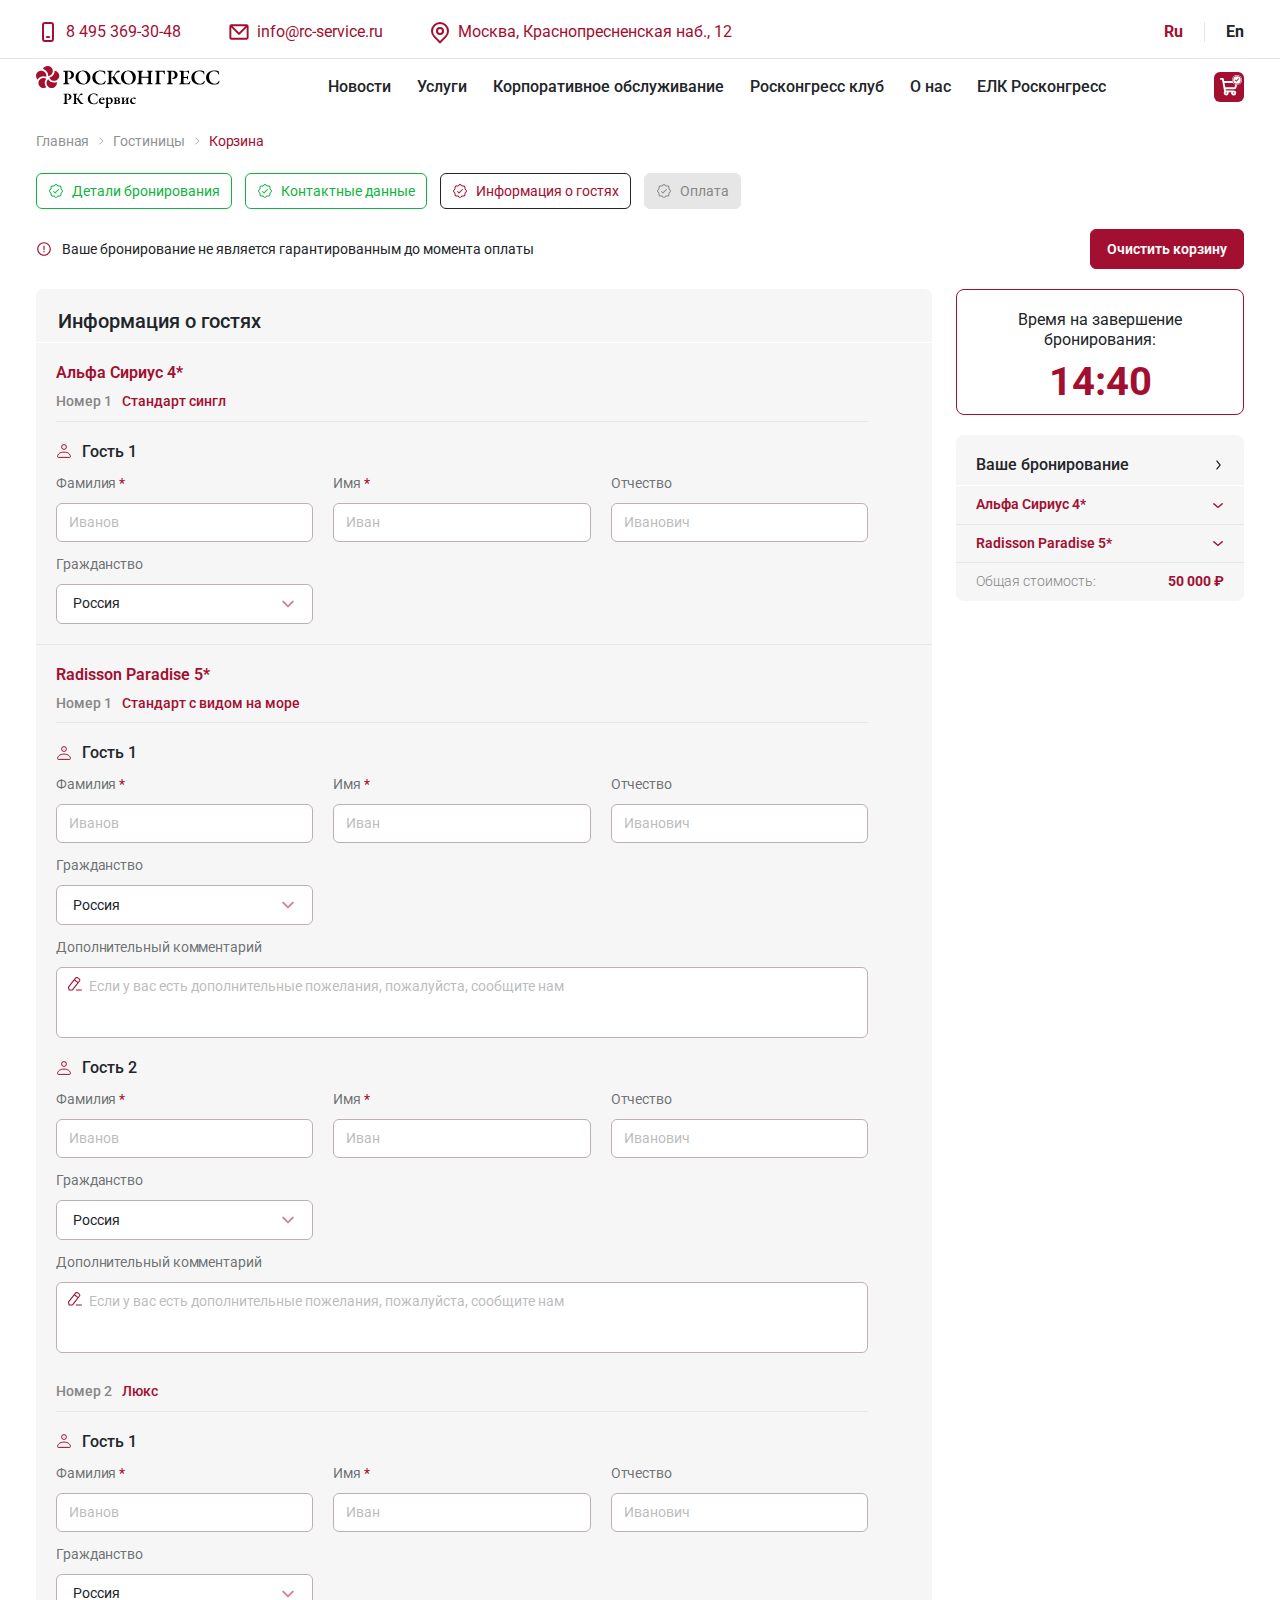
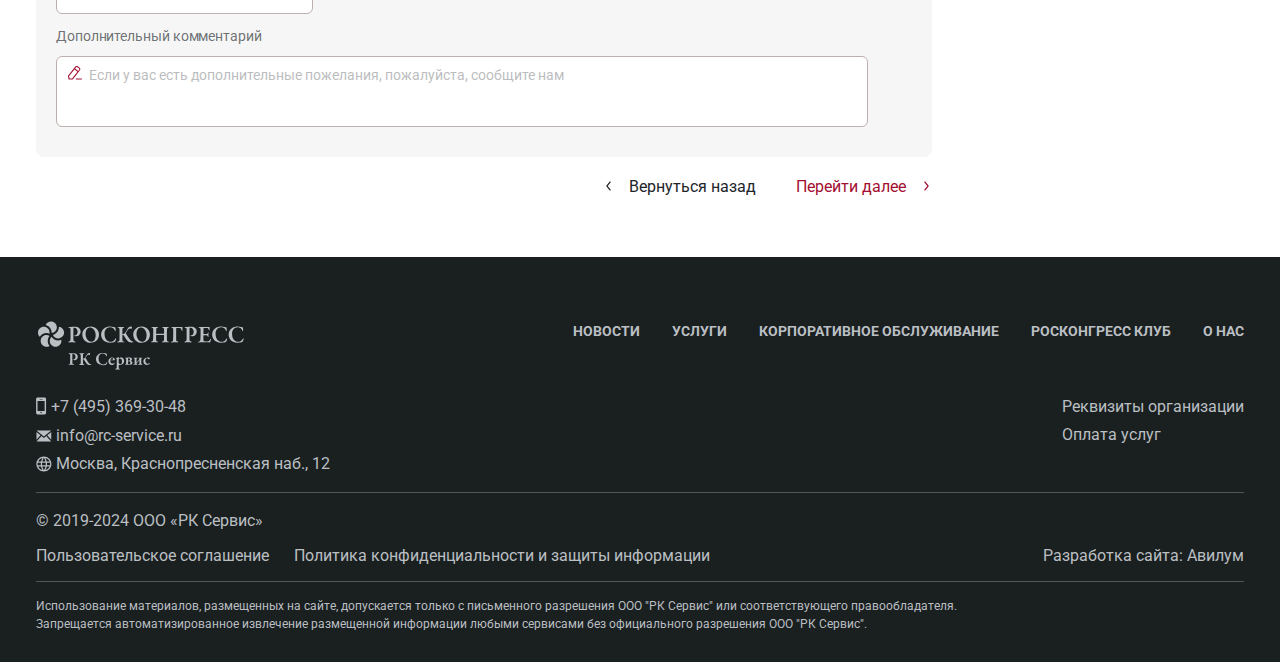
<file: basket-3.html>
<!DOCTYPE html>
<html lang="ru">

<head>
	<meta charset="UTF-8">
	<meta http-equiv="X-UA-Compatible" content="IE=edge">
	<meta name="viewport" content="width=device-width, initial-scale=1.0">
	<title>РК Сервис</title>
	<meta property="og:title" content="РК Сервис">
	<meta property="og:description" content="Описание">
	<meta property="og:url" content="/">
	<meta property="og:site_name" content="РК Сервис">
	<!-- favicon -->
	<link rel="apple-touch-icon" sizes="180x180" href="img/favicon/apple-touch-icon.png">
	<link rel="icon" type="image/png" sizes="32x32" href="img/favicon/favicon-32x32.png">
	<link rel="icon" type="image/png" sizes="16x16" href="img/favicon/favicon-16x16.png">
	<link rel="manifest" href="img/favicon/site.webmanifest">
	<link rel="mask-icon" href="img/favicon/safari-pinned-tab.svg" color="#5bbad5">
	<meta name="msapplication-TileColor" content="#da532c">
	<meta name="theme-color" content="#ffffff">
	<!-- styles -->
	<link rel="stylesheet" href="css/vendor.min.css">
	<link rel="stylesheet" href="css/app.min.css">
</head>

<body>
	<!-- wrapper -->
	<div class="wrapper">
		<!-- header -->
		<header class="header" id="header">
			<div class="header__top">
				<div class="container">
					<div class="header__wrapper">
						<div class="header-contacts header__contacts">
							<ul class="header-contacts__list">
								<li class="header-contacts__item">
									<a href="tel:84953693048" class="header-contacts__link">
										<svg>
											<use xlink:href="img/sprite.svg#icon-tel"></use>
										</svg>
										<span>8 495 369-30-48</span>
									</a>
								</li>
								<li class="header-contacts__item">
									<a href="mailto:info@rc-service.ru" class="header-contacts__link">
										<svg>
											<use xlink:href="img/sprite.svg#icon-email"></use>
										</svg>
										<span>info@rc-service.ru</span>
									</a>
								</li>
								<li class="header-contacts__item">
									<address class="header-contacts__link">
										<svg>
											<use xlink:href="img/sprite.svg#icon-location"></use>
										</svg>
										<span>Москва, Краснопресненская наб., 12</span>
									</address>
								</li>
							</ul>
						</div>
						<div class="c-languages header__languages">
							<ul class="c-languages__list">
								<li class="c-languages__item is--active">
									<a href="#" class="c-languages__link">Ru</a>
								</li>
								<li class="c-languages__item">
									<a href="#" class="c-languages__link">En</a>
								</li>
							</ul>
						</div>
					</div>
				</div>
			</div>
			<div class="header__bottom">
				<div class="container">
					<div class="header__wrapper">
						<a href="index.html" class="header__logotype">
							<img src="img/logotype.svg" width="184" height="44" alt="РК Сервис">
						</a>
						<nav class="nav header__nav">
							<ul class="nav__list">
								<li class="nav__item">
									<a href="#" class="nav__link">Новости</a>
								</li>
								<li class="nav__item">
									<a href="#" class="nav__link">Услуги</a>
								</li>
								<li class="nav__item">
									<a href="#" class="nav__link">Корпоративное обслуживание</a>
								</li>
								<li class="nav__item">
									<a href="#" class="nav__link">Росконгресс клуб</a>
								</li>
								<li class="nav__item">
									<a href="#" class="nav__link">О нас</a>
								</li>
								<li class="nav__item">
									<a href="#" class="nav__link">ЕЛК Росконгресс</a>
								</li>
							</ul>
						</nav>
						<button class="hamburger" id="hamburger-toggle" aria-label="Меню">
							<span class="hamburger__inner"></span>
							<span class="hamburger__inner"></span>
							<span class="hamburger__inner"></span>
						</button>
						<div class="c-basket header__basket">
							<a href="#" class="c-basket__btn">
								<div class="c-basket__group">
									<svg class="c-basket__icon">
										<use xlink:href="img/sprite.svg#icon-basket"></use>
									</svg>
									<svg class="c-basket__status">
										<use xlink:href="img/sprite.svg#icon-check"></use>
									</svg>
								</div>
							</a>
						</div>
					</div>
				</div>
			</div>
		</header>
		<!-- end of header -->
		<!-- content -->
		<div class="wrapper__content">
			<!-- basket -->
			<div class="basket" id="basket">
				<div class="container">
					<div class="row">
						<div class="col-12">
							<!-- breadcrumb -->
							<nav class="breadcrumbs" aria-label="Breadcrumb">
								<ol class="breadcrumbs__list">
									<li class="breadcrumbs__item">
										<a href="index.html" class="breadcrumbs__link">Главная</a>
									</li>
									<li class="breadcrumbs__item">
										<a href="#" class="breadcrumbs__link">Гостиницы</a>
									</li>
									<li class="breadcrumbs__item">
										<a href="basket.html" class="breadcrumbs__link">Корзина</a>
									</li>
								</ol>
							</nav>
							<!-- end of breadcrumb -->
							<div class="c-stages basket__stages">
								<ul class="c-stages__list">
									<li class="c-stages__item is--done">
										<div class="c-stages__btn">
											<svg class="c-basket__icon">
												<use xlink:href="img/sprite.svg#icon-check-status"></use>
											</svg>
											<span>Детали бронирования</span>
										</div>
									</li>
									<li class="c-stages__item is--done">
										<div class="c-stages__btn">
											<svg class="c-basket__icon">
												<use xlink:href="img/sprite.svg#icon-check-status"></use>
											</svg>
											<span>Контактные данные</span>
										</div>
									</li>
									<li class="c-stages__item is--active">
										<div class="c-stages__btn">
											<svg class="c-basket__icon">
												<use xlink:href="img/sprite.svg#icon-check-status"></use>
											</svg>
											<span>Информация о гостях</span>
										</div>
									</li>
									<li class="c-stages__item">
										<div class="c-stages__btn">
											<svg class="c-basket__icon">
												<use xlink:href="img/sprite.svg#icon-check-status"></use>
											</svg>
											<span>Оплата</span>
										</div>
									</li>
								</ul>
							</div>
						</div>
					</div>
					<div class="basket__topping">
						<div class="c-notify basket__notify">
							<p class="c-notify__description">Ваше бронирование не является гарантированным до момента оплаты</p>
						</div>
						<a href="#" class="basket__clear btn">Очистить корзину</a>
					</div>
					<div class="basket__row">
						<div class="basket__left">
							<div class="basket__wrap">
								<div class="basket__top">
									<h3 class="basket__title">Информация о гостях</h3>
								</div>
								<div class="basket__main">
									<div class="basket-data basket__data">
										<div class="basket-data__wrap">
											<div class="basket-data__section">
												<div class="basket-data__top">
													<h3 class="basket-data__title">Альфа Сириус 4*</h3>
													<div class="basket-data__info">
														<span class="basket-data__elem">Номер 1</span>
														<span class="basket-data__elem basket-data__elem--accent">Стандарт сингл</span>
													</div>
												</div>
												<div class="basket-data__main">
													<div class="basket-data__main-wrap">
														<h4 class="basket-data__guest">
															<svg>
																<use xlink:href="img/sprite.svg#icon-user"></use>
															</svg>
															<span>Гость 1</span>
														</h4>
														<div class="basket-data__inner">
															<div class="input-field basket-data__input">
																<label for="#" class="input-field__label">Фамилия <span>*</span></label>
																<div class="input-field__inner">
																	<input type="text" class="input-field__input" placeholder="Иванов">
																</div>
															</div>
															<div class="input-field basket-data__input">
																<label for="#" class="input-field__label">Имя <span>*</span></label>
																<div class="input-field__inner">
																	<input type="text" class="input-field__input" placeholder="Иван">
																</div>
															</div>
															<div class="input-field basket-data__input">
																<label for="#" class="input-field__label">Отчество</label>
																<div class="input-field__inner">
																	<input type="text" class="input-field__input" placeholder="Иванович">
																</div>
															</div>
															<div class="input-field basket-data__input">
																<label for="#" class="input-field__label">Гражданство</label>
																<div class="select-box input-field__select">
																	<div class="select-box__container">
																		<div class="select-box__wrap">
																			<div class="select-box__option">
																				<input type="radio" class="select-box__radio" id="basket-data-citizenship-01" name="basket-data-citizenship" checked>
																				<label for="basket-data-citizenship-01" class="select-box__label">
																					<span class="select-box__title">Россия</span>
																				</label>
																			</div>
																			<div class="select-box__option">
																				<input type="radio" class="select-box__radio" id="basket-data-citizenship-02" name="basket-data-citizenship">
																				<label for="basket-data-citizenship-02" class="select-box__label">
																					<span class="select-box__title">Казахстан</span>
																				</label>
																			</div>
																			<div class="select-box__option">
																				<input type="radio" class="select-box__radio" id="basket-data-citizenship-03" name="basket-data-citizenship">
																				<label for="basket-data-citizenship-03" class="select-box__label">
																					<span class="select-box__title">Беларусь</span>
																				</label>
																			</div>
																		</div>
																	</div>
																	<div class="select-box__selected">
																		<span class="select-box__placeholder select-box__placeholder--active">Россия</span>
																		<span class="select-box__values"></span>
																	</div>
																</div>
															</div>
														</div>
													</div>
												</div>
											</div>
										</div>
										<div class="basket-data__wrap">
											<div class="basket-data__section">
												<div class="basket-data__top">
													<h3 class="basket-data__title">Radisson Paradise 5*</h3>
													<div class="basket-data__info">
														<span class="basket-data__elem">Номер 1</span>
														<span class="basket-data__elem basket-data__elem--accent">Стандарт с видом на море</span>
													</div>
												</div>
												<div class="basket-data__main">
													<div class="basket-data__main-wrap">
														<h4 class="basket-data__guest">
															<svg>
																<use xlink:href="img/sprite.svg#icon-user"></use>
															</svg>
															<span>Гость 1</span>
														</h4>
														<div class="basket-data__inner">
															<div class="input-field basket-data__input">
																<label for="#" class="input-field__label">Фамилия <span>*</span></label>
																<div class="input-field__inner">
																	<input type="text" class="input-field__input" placeholder="Иванов">
																</div>
															</div>
															<div class="input-field basket-data__input">
																<label for="#" class="input-field__label">Имя <span>*</span></label>
																<div class="input-field__inner">
																	<input type="text" class="input-field__input" placeholder="Иван">
																</div>
															</div>
															<div class="input-field basket-data__input">
																<label for="#" class="input-field__label">Отчество</label>
																<div class="input-field__inner">
																	<input type="text" class="input-field__input" placeholder="Иванович">
																</div>
															</div>
															<div class="input-field basket-data__input">
																<label for="#" class="input-field__label">Гражданство</label>
																<div class="select-box input-field__select">
																	<div class="select-box__container">
																		<div class="select-box__wrap">
																			<div class="select-box__option">
																				<input type="radio" class="select-box__radio" id="basket-data-citizenship-01" name="basket-data-citizenship" checked>
																				<label for="basket-data-citizenship-01" class="select-box__label">
																					<span class="select-box__title">Россия</span>
																				</label>
																			</div>
																			<div class="select-box__option">
																				<input type="radio" class="select-box__radio" id="basket-data-citizenship-02" name="basket-data-citizenship">
																				<label for="basket-data-citizenship-02" class="select-box__label">
																					<span class="select-box__title">Казахстан</span>
																				</label>
																			</div>
																			<div class="select-box__option">
																				<input type="radio" class="select-box__radio" id="basket-data-citizenship-03" name="basket-data-citizenship">
																				<label for="basket-data-citizenship-03" class="select-box__label">
																					<span class="select-box__title">Беларусь</span>
																				</label>
																			</div>
																		</div>
																	</div>
																	<div class="select-box__selected">
																		<span class="select-box__placeholder select-box__placeholder--active">Россия</span>
																		<span class="select-box__values"></span>
																	</div>
																</div>
															</div>
														</div>
														<div class="basket-data__inner">
															<div class="input-field basket-data__input basket-data__input--wide">
																<label for="#" class="input-field__label">Дополнительный комментарий</label>
																<div class="input-field__inner">
																	<svg class="input-field__icon">
																		<use xlink:href="img/sprite.svg#icon-pen"></use>
																	</svg>
																	<textarea class="input-field__textarea" placeholder="Если у вас есть дополнительные пожелания, пожалуйста, сообщите нам"></textarea>
																</div>
															</div>
														</div>
													</div>
													<div class="basket-data__main-wrap">
														<h4 class="basket-data__guest">
															<svg>
																<use xlink:href="img/sprite.svg#icon-user"></use>
															</svg>
															<span>Гость 2</span>
														</h4>
														<div class="basket-data__inner">
															<div class="input-field basket-data__input">
																<label for="#" class="input-field__label">Фамилия <span>*</span></label>
																<div class="input-field__inner">
																	<input type="text" class="input-field__input" placeholder="Иванов">
																</div>
															</div>
															<div class="input-field basket-data__input">
																<label for="#" class="input-field__label">Имя <span>*</span></label>
																<div class="input-field__inner">
																	<input type="text" class="input-field__input" placeholder="Иван">
																</div>
															</div>
															<div class="input-field basket-data__input">
																<label for="#" class="input-field__label">Отчество</label>
																<div class="input-field__inner">
																	<input type="text" class="input-field__input" placeholder="Иванович">
																</div>
															</div>
															<div class="input-field basket-data__input">
																<label for="#" class="input-field__label">Гражданство</label>
																<div class="select-box input-field__select">
																	<div class="select-box__container">
																		<div class="select-box__wrap">
																			<div class="select-box__option">
																				<input type="radio" class="select-box__radio" id="basket-data-citizenship-01" name="basket-data-citizenship" checked>
																				<label for="basket-data-citizenship-01" class="select-box__label">
																					<span class="select-box__title">Россия</span>
																				</label>
																			</div>
																			<div class="select-box__option">
																				<input type="radio" class="select-box__radio" id="basket-data-citizenship-02" name="basket-data-citizenship">
																				<label for="basket-data-citizenship-02" class="select-box__label">
																					<span class="select-box__title">Казахстан</span>
																				</label>
																			</div>
																			<div class="select-box__option">
																				<input type="radio" class="select-box__radio" id="basket-data-citizenship-03" name="basket-data-citizenship">
																				<label for="basket-data-citizenship-03" class="select-box__label">
																					<span class="select-box__title">Беларусь</span>
																				</label>
																			</div>
																		</div>
																	</div>
																	<div class="select-box__selected">
																		<span class="select-box__placeholder select-box__placeholder--active">Россия</span>
																		<span class="select-box__values"></span>
																	</div>
																</div>
															</div>
														</div>
														<div class="basket-data__inner">
															<div class="input-field basket-data__input basket-data__input--wide">
																<label for="#" class="input-field__label">Дополнительный комментарий</label>
																<div class="input-field__inner">
																	<svg class="input-field__icon">
																		<use xlink:href="img/sprite.svg#icon-pen"></use>
																	</svg>
																	<textarea class="input-field__textarea" placeholder="Если у вас есть дополнительные пожелания, пожалуйста, сообщите нам"></textarea>
																</div>
															</div>
														</div>
													</div>
												</div>
											</div>
											<div class="basket-data__section">
												<div class="basket-data__top">
													<div class="basket-data__info">
														<span class="basket-data__elem">Номер 2</span>
														<span class="basket-data__elem basket-data__elem--accent">Люкс</span>
													</div>
												</div>
												<div class="basket-data__main">
													<div class="basket-data__main-wrap">
														<h4 class="basket-data__guest">
															<svg>
																<use xlink:href="img/sprite.svg#icon-user"></use>
															</svg>
															<span>Гость 1</span>
														</h4>
														<div class="basket-data__inner">
															<div class="input-field basket-data__input">
																<label for="#" class="input-field__label">Фамилия <span>*</span></label>
																<div class="input-field__inner">
																	<input type="text" class="input-field__input" placeholder="Иванов">
																</div>
															</div>
															<div class="input-field basket-data__input">
																<label for="#" class="input-field__label">Имя <span>*</span></label>
																<div class="input-field__inner">
																	<input type="text" class="input-field__input" placeholder="Иван">
																</div>
															</div>
															<div class="input-field basket-data__input">
																<label for="#" class="input-field__label">Отчество</label>
																<div class="input-field__inner">
																	<input type="text" class="input-field__input" placeholder="Иванович">
																</div>
															</div>
															<div class="input-field basket-data__input">
																<label for="#" class="input-field__label">Гражданство</label>
																<div class="select-box input-field__select">
																	<div class="select-box__container">
																		<div class="select-box__wrap">
																			<div class="select-box__option">
																				<input type="radio" class="select-box__radio" id="basket-data-citizenship-01" name="basket-data-citizenship" checked>
																				<label for="basket-data-citizenship-01" class="select-box__label">
																					<span class="select-box__title">Россия</span>
																				</label>
																			</div>
																			<div class="select-box__option">
																				<input type="radio" class="select-box__radio" id="basket-data-citizenship-02" name="basket-data-citizenship">
																				<label for="basket-data-citizenship-02" class="select-box__label">
																					<span class="select-box__title">Казахстан</span>
																				</label>
																			</div>
																			<div class="select-box__option">
																				<input type="radio" class="select-box__radio" id="basket-data-citizenship-03" name="basket-data-citizenship">
																				<label for="basket-data-citizenship-03" class="select-box__label">
																					<span class="select-box__title">Беларусь</span>
																				</label>
																			</div>
																		</div>
																	</div>
																	<div class="select-box__selected">
																		<span class="select-box__placeholder select-box__placeholder--active">Россия</span>
																		<span class="select-box__values"></span>
																	</div>
																</div>
															</div>
														</div>
														<div class="basket-data__inner">
															<div class="input-field basket-data__input basket-data__input--wide">
																<label for="#" class="input-field__label">Дополнительный комментарий</label>
																<div class="input-field__inner">
																	<svg class="input-field__icon">
																		<use xlink:href="img/sprite.svg#icon-pen"></use>
																	</svg>
																	<textarea class="input-field__textarea" placeholder="Если у вас есть дополнительные пожелания, пожалуйста, сообщите нам"></textarea>
																</div>
															</div>
														</div>
													</div>
												</div>
											</div>
										</div>
									</div>
								</div>
							</div>
							<div class="basket-pagination basket__pagination">
								<div class="basket-pagination__wrapper">
									<a href="#" class="basket-pagination__link">
										<svg>
											<use xlink:href="img/sprite.svg#icon-arrow-prev"></use>
										</svg>
										<span>Вернуться назад</span>
									</a>
									<a href="#" class="basket-pagination__link is--active">
										<span>Перейти далее</span>
										<svg>
											<use xlink:href="img/sprite.svg#icon-arrow-next"></use>
										</svg>
									</a>
								</div>
							</div>
						</div>
						<div class="basket__right">
							<div class="completion-booking">
								<div class="completion-booking__wrap">
									<div class="completion-booking__wrapper">
										<span class="completion-booking__title">Время на завершение бронирования:</span>
										<span class="completion-booking__timer">14:40</span>
									</div>
									<p class="completion-booking__notify">Пожалуйста, завершите бронирование и перейдите к оплате. Корзина будет очищена по истечении указанного времени</p>
								</div>
							</div>
							<div class="reservation-info basket__reservation">
								<div class="reservation-info__wrap">
									<div class="reservation-info__top">
										<h3 class="reservation-info__title">
											<span>Ваше бронирование</span>
											<svg>
												<use xlink:href="img/sprite.svg#icon-arrow-next"></use>
											</svg>
										</h3>
									</div>
									<div class="reservation-info__wrapper">
										<div class="reservation-info__item">
											<button class="reservation-info__trigger">
												<span>Альфа Сириус 4*</span>
												<svg>
													<use xlink:href="img/sprite.svg#icon-caret"></use>
												</svg>
											</button>
											<div class="reservation-info__body">
												<div class="reservation-info__section">
													<div class="reservation-info__info">
														<span class="reservation-info__elem reservation-info__elem--grey">Номер 1</span>
														<span class="reservation-info__elem">Стандарт с видом на море</span>
													</div>
													<div class="reservation-info__details">
														<div class="basket-reservation-details reservation-info__details-item">
															<div class="basket-reservation-details__left">
																<div class="basket-reservation-details__inner">
																	<svg class="basket-reservation-details__icon">
																		<use xlink:href="img/sprite.svg#icon-calendar"></use>
																	</svg>
																	<span class="basket-reservation-details__label">Даты</span>
																</div>
															</div>
															<div class="basket-reservation-details__right">
																<div class="basket-reservation-details__inner">
																	<span class="basket-reservation-details__value">18 июня - 21 июня</span>
																</div>
															</div>
														</div>
														<div class="basket-reservation-details reservation-info__details-item">
															<div class="basket-reservation-details__left">
																<div class="basket-reservation-details__inner">
																	<svg class="basket-reservation-details__icon">
																		<use xlink:href="img/sprite.svg#icon-clock"></use>
																	</svg>
																	<span class="basket-reservation-details__label">Время</span>
																</div>
															</div>
															<div class="basket-reservation-details__right">
																<div class="basket-reservation-details__inner">
																	<span class="basket-reservation-details__value"><span>Заезд</span> 14:00</span>
																	<span class="basket-reservation-details__value"><span>Выезд</span> 12:00</span>
																</div>
															</div>
														</div>
														<div class="basket-reservation-details reservation-info__details-item">
															<div class="basket-reservation-details__left">
																<div class="basket-reservation-details__inner">
																	<svg class="basket-reservation-details__icon">
																		<use xlink:href="img/sprite.svg#icon-user"></use>
																	</svg>
																	<span class="basket-reservation-details__label">Гости</span>
																</div>
															</div>
															<div class="basket-reservation-details__right">
																<div class="basket-reservation-details__inner">
																	<span class="basket-reservation-details__value">1 взрослый</span>
																</div>
															</div>
														</div>
													</div>
													<div class="reservation-info__inner">
														<div class="reservation-info__group">
															<span class="reservation-info__label">Стоимость:</span>
															<span class="reservation-info__price">12 000 ₽</span>
														</div>
														<button class="reservation-info__delete" aria-label="Удалить">
															<svg>
																<use xlink:href="img/sprite.svg#icon-trash"></use>
															</svg>
														</button>
													</div>
												</div>
											</div>
										</div>
										<div class="reservation-info__item">
											<button class="reservation-info__trigger">
												<span>Radisson Paradise 5*</span>
												<svg>
													<use xlink:href="img/sprite.svg#icon-caret"></use>
												</svg>
											</button>
											<div class="reservation-info__body">
												<div class="reservation-info__section">
													<div class="reservation-info__info">
														<span class="reservation-info__elem reservation-info__elem--grey">Номер 1</span>
														<span class="reservation-info__elem"><b>Стандарт с видом на море</b></span>
													</div>
													<div class="reservation-info__details">
														<div class="basket-reservation-details reservation-info__details-item">
															<div class="basket-reservation-details__left">
																<div class="basket-reservation-details__inner">
																	<svg class="basket-reservation-details__icon">
																		<use xlink:href="img/sprite.svg#icon-calendar"></use>
																	</svg>
																	<span class="basket-reservation-details__label">Даты</span>
																</div>
															</div>
															<div class="basket-reservation-details__right">
																<div class="basket-reservation-details__inner">
																	<span class="basket-reservation-details__value">18 июня - 21 июня</span>
																</div>
															</div>
														</div>
														<div class="basket-reservation-details reservation-info__details-item">
															<div class="basket-reservation-details__left">
																<div class="basket-reservation-details__inner">
																	<svg class="basket-reservation-details__icon">
																		<use xlink:href="img/sprite.svg#icon-clock"></use>
																	</svg>
																	<span class="basket-reservation-details__label">Время</span>
																</div>
															</div>
															<div class="basket-reservation-details__right">
																<div class="basket-reservation-details__inner">
																	<span class="basket-reservation-details__value"><span>Заезд</span> 14:00</span>
																	<span class="basket-reservation-details__value"><span>Выезд</span> 12:00</span>
																</div>
															</div>
														</div>
														<div class="basket-reservation-details reservation-info__details-item">
															<div class="basket-reservation-details__left">
																<div class="basket-reservation-details__inner">
																	<svg class="basket-reservation-details__icon">
																		<use xlink:href="img/sprite.svg#icon-user"></use>
																	</svg>
																	<span class="basket-reservation-details__label">Гости</span>
																</div>
															</div>
															<div class="basket-reservation-details__right">
																<div class="basket-reservation-details__inner">
																	<span class="basket-reservation-details__value">1 взрослый</span>
																</div>
															</div>
														</div>
													</div>
													<div class="reservation-info__inner">
														<div class="reservation-info__group">
															<span class="reservation-info__label">Стоимость:</span>
															<span class="reservation-info__price">14 000 ₽</span>
														</div>
														<button class="reservation-info__delete" aria-label="Удалить">
															<svg>
																<use xlink:href="img/sprite.svg#icon-trash"></use>
															</svg>
														</button>
													</div>
												</div>
												<div class="reservation-info__section">
													<div class="reservation-info__info">
														<span class="reservation-info__elem reservation-info__elem--grey">Номер 2</span>
														<span class="reservation-info__elem"><b>Люкс</b></span>
													</div>
													<div class="reservation-info__details">
														<div class="basket-reservation-details reservation-info__details-item">
															<div class="basket-reservation-details__left">
																<div class="basket-reservation-details__inner">
																	<svg class="basket-reservation-details__icon">
																		<use xlink:href="img/sprite.svg#icon-calendar"></use>
																	</svg>
																	<span class="basket-reservation-details__label">Даты</span>
																</div>
															</div>
															<div class="basket-reservation-details__right">
																<div class="basket-reservation-details__inner">
																	<span class="basket-reservation-details__value">18 июня - 21 июня</span>
																</div>
															</div>
														</div>
														<div class="basket-reservation-details reservation-info__details-item">
															<div class="basket-reservation-details__left">
																<div class="basket-reservation-details__inner">
																	<svg class="basket-reservation-details__icon">
																		<use xlink:href="img/sprite.svg#icon-clock"></use>
																	</svg>
																	<span class="basket-reservation-details__label">Время</span>
																</div>
															</div>
															<div class="basket-reservation-details__right">
																<div class="basket-reservation-details__inner">
																	<span class="basket-reservation-details__value"><span>Заезд</span> 14:00</span>
																	<span class="basket-reservation-details__value"><span>Выезд</span> 12:00</span>
																</div>
															</div>
														</div>
														<div class="basket-reservation-details reservation-info__details-item">
															<div class="basket-reservation-details__left">
																<div class="basket-reservation-details__inner">
																	<svg class="basket-reservation-details__icon">
																		<use xlink:href="img/sprite.svg#icon-user"></use>
																	</svg>
																	<span class="basket-reservation-details__label">Гости</span>
																</div>
															</div>
															<div class="basket-reservation-details__right">
																<div class="basket-reservation-details__inner">
																	<span class="basket-reservation-details__value">1 взрослый</span>
																</div>
															</div>
														</div>
													</div>
													<div class="reservation-info__inner">
														<div class="reservation-info__group">
															<span class="reservation-info__label">Стоимость:</span>
															<span class="reservation-info__price">24 000 ₽</span>
														</div>
														<button class="reservation-info__delete" aria-label="Удалить">
															<svg>
																<use xlink:href="img/sprite.svg#icon-trash"></use>
															</svg>
														</button>
													</div>
												</div>
											</div>
										</div>
									</div>
									<div class="reservation-info__bottom">
										<div class="reservation-info__total">
											<span class="reservation-info__label">Общая стоимость:</span>
											<span class="reservation-info__total-price">50 000 ₽</span>
										</div>
									</div>
								</div>
							</div>
						</div>
					</div>
				</div>
			</div>
			<!-- end of basket -->
		</div>
		<!-- end of content -->
		<!-- footer -->
		<footer class="footer" itemscope="" itemtype="https://schema.org/WPFooter">
			<div class="container">
				<div class="footer_item">
					<a class="logo" href="/" title="РОСКОНГРЕСС">
						<svg xmlns="http://www.w3.org/2000/svg" id="logo-footer" viewBox="0 0 206 49" class="logo-footer">
							<path d="M0 11.6441C0 8.44408 2.61587 5.82821 5.81587 5.82821C9.01587 5.82821 11.6317 8.44408 11.6317 11.6441C11.6317 11.9996 11.6063 12.3552 11.5302 12.7107C10.5905 12.3298 9.5746 12.1012 8.50794 12.1012C5.68889 12.1012 3.2 13.5996 1.82857 15.86C0.711111 14.7933 0 13.2949 0 11.6441ZM9.75238 19.9234C9.75238 18.0441 10.4127 16.3171 11.5302 14.9711C10.6413 14.4377 9.6 14.1076 8.50794 14.1076C5.30794 14.1076 2.69206 16.7234 2.69206 19.9234C2.69206 23.1234 5.30794 25.7393 8.50794 25.7393C9.6254 25.7393 10.6413 25.4092 11.5302 24.8758C10.4127 23.5298 9.75238 21.8028 9.75238 19.9234ZM20.2667 19.4663C17.4476 19.4663 14.9587 17.9425 13.5873 15.7076C12.4698 16.7742 11.7587 18.2726 11.7587 19.9234C11.7587 23.1234 14.3746 25.7393 17.5746 25.7393C20.7746 25.7393 23.3905 23.1234 23.3905 19.9234C23.3905 19.5679 23.3397 19.2123 23.2889 18.8568C22.3746 19.2631 21.3333 19.4663 20.2667 19.4663ZM20.8508 5.8536C20.8508 6.00598 20.8762 6.15836 20.8762 6.28535C20.8762 9.94249 18.3365 13.0409 14.9333 13.879C15.8222 15.9615 17.8794 17.4346 20.2921 17.4346C23.4921 17.4346 26.1079 14.8187 26.1079 11.6187C26.0825 8.64725 23.7714 6.15836 20.8508 5.8536ZM13.0286 0.494873C10.6159 0.494873 8.55873 1.96789 7.66984 4.05043C11.073 4.88852 13.6381 7.96154 13.6381 11.6441C13.6381 11.7965 13.6381 11.9488 13.6127 12.0758C16.5333 11.7711 18.8444 9.30757 18.8444 6.28535C18.8444 3.11075 16.254 0.494873 13.0286 0.494873Z" />
							<path d="M36.3174 6.64058C36.0888 6.64058 35.7587 6.79296 35.6571 6.86915C35.5809 6.94534 35.4539 7.19931 35.4285 7.75804C35.4031 8.24058 35.4031 11.2374 35.3777 13.9803C35.3777 16.1898 35.4285 17.739 35.4285 18.3485C35.4539 19.8215 35.5301 20.2533 36.9269 20.6088C37.4095 20.7104 37.6126 20.8882 37.6126 21.1168C37.6126 21.3199 37.2063 21.4469 36.8761 21.4469C36.2412 21.4469 34.8698 21.2945 33.8031 21.2945C33.092 21.2945 31.9237 21.3961 31.1618 21.3961C30.6031 21.3961 30.2729 21.2692 30.2729 21.0152C30.2729 20.8374 30.6031 20.6596 30.8571 20.5834C32.0507 20.3041 32.3301 19.9231 32.4063 18.8311C32.4825 17.866 32.5587 16.2914 32.5587 15.0723C32.5587 14.3104 32.5587 8.9009 32.5079 8.18979C32.4317 7.35169 32.3047 6.97074 30.9841 6.79296C30.6793 6.74217 30.4253 6.56439 30.4253 6.4374C30.4253 6.23423 30.6539 6.10725 30.9333 6.05645C31.0856 6.03106 31.5174 6.03106 31.7206 6.03106C33.2698 6.03106 35.2507 5.82788 36.3428 5.82788C38.6539 5.82788 40.2285 6.25963 41.219 7.22471C42.3618 8.34217 42.6158 9.6374 42.6158 10.4755C42.6158 12.4565 41.7269 13.5231 41.0158 14.1326C40.3809 14.666 39.0603 15.2247 38.1206 15.2247C37.8666 15.2247 37.1809 15.1739 36.8761 15.0469C36.546 14.8945 36.3682 14.793 36.3682 14.5644C36.3682 14.4628 36.546 14.3358 36.7237 14.3358H37.0793C38.0952 14.3358 39.5936 13.1168 39.5936 10.6279C39.5936 8.67233 38.2983 6.64058 36.3174 6.64058Z" />
							<path d="M61.0031 13.447C61.0031 16.6216 59.6571 18.6533 57.9555 20.0248C56.584 21.0914 54.5269 21.7517 52.6729 21.7517C50.1333 21.7517 47.9237 20.7867 46.3999 19.1613C45.1047 17.7644 44.3174 15.8597 44.3174 13.6248C44.3174 10.6787 45.6126 8.79936 47.4412 7.35174C48.5333 6.51364 50.565 5.62476 52.5714 5.62476C57.9047 5.62476 61.0031 9.58666 61.0031 13.447ZM49.2698 7.7073C48.4571 8.4946 47.5682 10.247 47.5682 13.1168C47.5682 16.8248 49.8285 20.8628 53.3587 20.8628C54.6793 20.8628 55.5174 20.1771 55.8221 19.8724C56.838 18.8565 57.6761 16.774 57.6761 14.2089C57.6761 12.3041 56.9396 9.40888 55.1618 7.78349C54.3491 7.07237 53.0285 6.48825 51.9618 6.48825C50.8952 6.46285 49.8285 7.14856 49.2698 7.7073Z" />
							<path d="M75.4285 6.00571C76.0127 6.1581 76.6222 6.28508 77.1555 6.36127C77.3333 6.36127 77.5111 6.64064 77.5111 7.02159C77.5365 7.7073 77.5873 8.5454 77.6381 9.23111C77.6635 9.73905 77.4857 10.1454 77.2317 10.1454C77.1047 10.1454 76.9016 9.86603 76.7746 9.48508C76.5206 8.74857 76.165 8.08825 75.7587 7.7581C74.7174 6.8946 73.4984 6.36127 72.1778 6.36127C68.3428 6.36127 66.5143 9.40889 66.5143 13.066C66.5143 14.6914 66.7936 16.0883 67.327 17.1549C68.6476 19.8216 70.8571 20.7613 72.7365 20.7613C73.0412 20.7613 74.2349 20.7105 75.073 20.2025C75.9619 19.6946 76.6222 18.9835 77.1809 17.993C77.4603 17.4597 77.6381 17.2565 77.8412 17.2565C78.0952 17.2565 78.0952 17.8914 78.0444 18.1454C77.9174 18.7549 77.5365 19.8216 77.3333 20.2533C77.2571 20.4819 76.8254 20.8629 76.4698 21.0152C76.1397 21.1422 74.4635 21.7263 72.2539 21.7263C68.673 21.7263 66.1333 20.1263 65.1428 19.0089C64.2285 17.9422 63.1111 16.266 63.1111 13.574C63.1111 10.6533 64.7619 8.59619 65.7778 7.78349C67.8349 6.08191 70.3238 5.59937 72.3047 5.59937C73.3968 5.62476 74.5651 5.80254 75.4285 6.00571Z" />
							<path d="M80.3555 5.90412C80.9396 5.90412 82.0825 6.0311 82.8444 6.0311C83.5809 6.0311 84.9777 5.92952 85.5364 5.92952C86.019 5.92952 86.2729 6.0565 86.2729 6.25968C86.2729 6.48825 85.9174 6.58983 85.638 6.66603C84.6983 6.91999 84.4952 7.04698 84.419 8.13904C84.3682 9.02793 84.3936 11.7454 84.3936 12.8629C84.3936 12.9644 84.4698 13.1168 84.5714 13.1168C85.8666 13.0152 86.6793 12.6089 87.5428 11.2121C88.2285 10.0946 88.711 9.18031 89.2952 8.24063C90.2602 6.64063 91.4285 5.62476 92.7237 5.62476C93.5364 5.62476 93.9682 5.95491 93.9682 6.64063C93.9682 6.8692 93.7904 7.27555 93.6634 7.40253C93.4602 7.6311 93.2571 7.6565 92.9523 7.6311C92.6983 7.58031 92.3682 7.50412 92.1396 7.50412C90.7174 7.50412 90.0825 8.51999 89.4222 9.58666C88.7364 10.6533 88.2031 11.4914 87.8475 11.9994C87.8221 12.0502 87.8221 12.1517 87.8475 12.2025C88.4063 13.2692 90.565 16.6724 91.6063 18.0692C93.2063 20.1771 93.8158 20.3295 95.111 20.6343C95.2634 20.6851 95.492 20.7867 95.492 20.8882C95.492 21.1168 95.3396 21.2438 95.0095 21.3454C94.6793 21.447 94.1206 21.4724 93.5618 21.4724C91.4285 21.4724 90.3872 21.1422 89.4475 19.8724C88.5587 18.7549 87.5428 17.1803 86.4253 15.4279C85.638 14.1581 85.3079 13.7263 84.546 13.7263C84.419 13.7263 84.3936 13.9041 84.3682 14.0057C84.3682 15.9613 84.4444 18.5009 84.4698 19.3898C84.4952 19.8724 84.6221 20.2279 85.6888 20.5073C86.1206 20.6343 86.3999 20.7867 86.3999 20.9898C86.3999 21.2184 85.9936 21.3454 85.6126 21.3454C85.0793 21.3454 83.4031 21.2946 82.6666 21.2946C81.9301 21.2946 80.711 21.3962 79.9491 21.3962C79.5936 21.3962 79.2888 21.193 79.2888 21.0406C79.2888 20.8121 79.492 20.7105 79.9999 20.5835C81.1682 20.3295 81.4221 19.974 81.4983 18.5009C81.5491 17.2819 81.5491 15.6311 81.5491 13.0406C81.5491 10.2216 81.4983 9.3073 81.4729 8.41841C81.4475 7.27555 81.219 6.97079 80.3809 6.71682C79.746 6.53904 79.5936 6.38666 79.5936 6.20888C79.6444 6.00571 80.0253 5.90412 80.3555 5.90412Z" />
							<path d="M111.924 13.447C111.924 16.6216 110.578 18.6533 108.876 20.0248C107.505 21.0914 105.448 21.7517 103.594 21.7517C101.054 21.7517 98.8444 20.7867 97.3206 19.1613C96.0253 17.7644 95.238 15.8597 95.238 13.6248C95.238 10.6787 96.5333 8.79936 98.3618 7.35174C99.4539 6.51364 101.486 5.62476 103.517 5.62476C108.851 5.62476 111.924 9.58666 111.924 13.447ZM100.19 7.7073C99.3777 8.4946 98.4888 10.247 98.4888 13.1168C98.4888 16.8248 100.749 20.8628 104.279 20.8628C105.6 20.8628 106.438 20.1771 106.743 19.8724C107.759 18.8565 108.597 16.774 108.597 14.2089C108.597 12.3041 107.835 9.40888 106.082 7.78349C105.27 7.07237 103.949 6.48825 102.882 6.48825C101.841 6.46285 100.749 7.14856 100.19 7.7073Z" />
							<path d="M118.451 12.9136C120.102 12.9136 123.276 12.812 125.816 12.812C125.917 12.812 126.019 12.5834 126.044 12.2025C126.095 11.8977 126.095 9.05326 125.994 8.11358C125.892 7.25008 125.765 6.99612 124.8 6.74215C124.47 6.64056 124.089 6.51358 124.089 6.25961C124.089 6.08183 124.343 5.95485 124.876 5.95485C125.181 5.95485 126.984 6.03104 127.594 6.03104C128.356 6.03104 129.879 5.92945 130.184 5.92945C130.641 5.92945 130.921 6.05643 130.921 6.23421C130.921 6.48818 130.692 6.61516 130.159 6.76755C129.295 6.97072 129.143 7.35167 129.092 8.03739C128.965 9.18024 128.889 11.339 128.889 14.7675C128.889 17.1294 128.965 18.3993 128.99 19.1866C129.016 20.1263 129.244 20.2025 130.235 20.5072C130.667 20.6596 130.921 20.812 130.921 21.0152C130.921 21.2691 130.59 21.3453 130.159 21.3453C129.752 21.3453 128.457 21.2691 127.721 21.2691C127.187 21.2691 125.257 21.3961 124.775 21.3961C124.19 21.3961 123.962 21.2691 123.962 21.066C123.962 20.8628 124.267 20.6596 124.622 20.558C125.816 20.2533 125.841 20.0501 125.968 18.2723C126.044 17.3072 126.07 15.0469 126.019 14.3866C126.019 14.158 125.917 14.0818 125.816 14.0818C123.886 14.0818 118.933 14.0056 118.451 14.0564C118.324 14.0818 118.146 14.285 118.146 14.412C118.095 15.3009 118.146 17.8914 118.171 18.6533C118.197 19.7961 118.349 20.1517 119.34 20.431C119.848 20.5834 120.178 20.7612 120.178 21.0406C120.203 21.2691 119.721 21.3453 119.416 21.3453C119.238 21.3453 117.232 21.2691 116.394 21.2691C115.835 21.2691 114.616 21.3707 113.778 21.3707C113.143 21.3707 112.94 21.2437 112.94 21.066C112.94 20.812 113.194 20.6596 113.625 20.5326C114.692 20.2533 114.895 19.9739 115.022 18.958C115.124 17.9929 115.251 14.3866 115.251 11.085C115.251 10.3485 115.302 9.02786 115.251 8.06278C115.2 7.27548 114.997 6.99612 114.184 6.76755C113.625 6.58977 113.371 6.43739 113.371 6.23421C113.371 6.00564 113.676 5.90405 114.108 5.90405C114.768 5.90405 116.089 6.00564 116.724 6.00564C117.74 6.00564 118.832 5.92945 119.416 5.92945C119.924 5.92945 120.203 6.03104 120.203 6.23421C120.203 6.48818 119.898 6.64056 119.39 6.76755C118.375 6.99612 118.298 7.45326 118.273 8.44374C118.222 9.30723 118.121 12.1263 118.197 12.5834C118.171 12.7866 118.273 12.9136 118.451 12.9136Z" />
							<path d="M144.178 5.87866C144.356 5.87866 144.483 6.00565 144.483 6.13263C144.432 6.84374 144.457 8.36755 144.483 9.20565C144.508 9.51041 144.33 9.96755 144.152 9.96755C143.949 9.96755 143.721 9.84057 143.568 9.28184C143.263 8.21517 142.806 7.09771 141.917 7.02152C141.181 6.91993 139.352 6.94533 138.844 6.97073C138.362 6.97073 138.235 7.12311 138.235 7.35168C138.159 8.62152 138.159 10.8056 138.159 12.4056C138.159 14.1072 138.184 17.3326 138.184 19.0596C138.209 20.1009 138.59 20.3295 139.708 20.6088C140.063 20.7358 140.343 20.8882 140.343 21.0914C140.343 21.2945 140.063 21.4469 139.632 21.4469C139.022 21.4469 137.549 21.3199 136.635 21.3199C135.746 21.3199 134.222 21.4723 133.74 21.4723C133.359 21.4723 133.079 21.2437 133.079 21.1422C133.079 20.8882 133.359 20.7104 133.79 20.6088C134.832 20.3802 134.933 19.9485 134.984 19.3898C135.06 18.6279 135.238 17.2056 135.238 12.4564C135.238 10.2215 135.238 8.7485 135.187 8.11358C135.136 7.32628 134.959 7.02152 134.019 6.81834C133.486 6.66596 133.283 6.53898 133.283 6.28501C133.283 6.10723 133.613 5.98025 133.994 5.98025C135.06 5.98025 136 6.05644 136.965 6.05644H140.114C143.314 6.03104 143.898 5.92946 144.178 5.87866Z" />
							<path d="M152.432 6.64058C152.203 6.64058 151.873 6.79296 151.771 6.86915C151.695 6.94534 151.568 7.19931 151.543 7.75804C151.517 8.24058 151.517 11.2374 151.492 13.9803C151.492 16.1898 151.543 17.739 151.543 18.3485C151.568 19.8215 151.644 20.2533 153.041 20.6088C153.524 20.7104 153.727 20.8882 153.727 21.1168C153.727 21.3199 153.321 21.4469 152.991 21.4469C152.356 21.4469 150.984 21.2945 149.917 21.2945C149.206 21.2945 148.038 21.3961 147.276 21.3961C146.717 21.3961 146.387 21.2692 146.387 21.0152C146.387 20.8374 146.717 20.6596 146.971 20.5834C148.165 20.3041 148.444 19.9231 148.521 18.8311C148.597 17.866 148.673 16.2914 148.673 15.0723C148.673 14.3104 148.673 8.9009 148.622 8.18979C148.546 7.35169 148.419 6.97074 147.098 6.79296C146.794 6.74217 146.54 6.56439 146.54 6.4374C146.54 6.23423 146.768 6.10725 147.048 6.05645C147.2 6.03106 147.632 6.03106 147.835 6.03106C149.384 6.03106 151.365 5.82788 152.457 5.82788C154.768 5.82788 156.343 6.25963 157.333 7.22471C158.476 8.34217 158.73 9.6374 158.73 10.4755C158.73 12.4565 157.841 13.5231 157.13 14.1326C156.495 14.666 155.175 15.2247 154.235 15.2247C153.981 15.2247 153.295 15.1739 152.991 15.0469C152.66 14.8945 152.483 14.793 152.483 14.5644C152.483 14.4628 152.66 14.3358 152.838 14.3358H153.194C154.21 14.3358 155.708 13.1168 155.708 10.6279C155.708 8.67233 154.413 6.64058 152.432 6.64058Z" />
							<path d="M169.168 6.03153C169.956 6.03153 170.946 5.92994 171.302 5.87915C171.403 5.85375 171.556 6.03153 171.581 6.18391C171.606 6.61566 171.606 8.29185 171.606 8.77439C171.606 9.10454 171.429 9.4601 171.225 9.4601C170.997 9.4601 170.819 9.10455 170.768 8.85058C170.463 7.50455 169.778 7.12359 169.219 7.0474C168.762 6.97121 167.721 6.86963 165.867 6.89502C165.765 6.89502 165.587 6.99661 165.562 7.58074C165.511 8.19026 165.435 11.5426 165.46 12.8633C165.46 12.9395 165.562 13.0918 165.689 13.0918H167.619C169.346 13.0918 169.295 12.9903 169.752 11.9236C169.905 11.568 170.057 11.2887 170.286 11.2887C170.489 11.2887 170.54 11.695 170.514 11.9744C170.463 12.6601 170.413 13.0918 170.413 13.6506C170.413 14.3109 170.463 14.6918 170.514 15.3014C170.54 15.7331 170.387 16.0379 170.21 16.0379C170.006 16.0379 169.829 15.7585 169.752 15.5045C169.448 14.4379 169.117 14.2855 168.178 14.2093C167.416 14.1331 166.502 14.1331 165.765 14.1331C165.663 14.1331 165.46 14.3871 165.46 14.4125C165.359 15.0982 165.384 16.9776 165.41 17.7649C165.435 18.349 165.41 19.2379 165.511 19.7458C165.587 19.9744 165.79 20.2791 166.044 20.3299C166.425 20.4061 167.187 20.4823 168 20.4823C168.737 20.4823 169.625 20.4823 170.235 20.2538C170.946 19.9744 171.606 19.4157 172.14 18.476C172.47 17.8411 172.698 17.6379 172.876 17.6379C173.13 17.6379 173.105 18.1458 173.079 18.349C173.079 18.5522 172.368 20.7617 172.165 21.1426C172.089 21.3204 171.708 21.4474 171.581 21.4474C171.327 21.4474 165.359 21.3204 163.53 21.3204C161.905 21.3204 161.651 21.4474 160.787 21.4474C160.33 21.4474 159.975 21.3712 159.975 21.1426C159.975 20.9141 160.279 20.7617 160.711 20.6601C161.93 20.3807 162.26 20.1268 162.362 18.8315C162.438 17.8157 162.565 15.9871 162.565 12.9903C162.565 10.1458 162.59 9.02835 162.54 8.34264C162.489 7.47915 162.286 6.99661 161.27 6.79343C160.762 6.69185 160.508 6.59026 160.508 6.36169C160.508 6.13312 160.914 6.00613 161.244 6.00613C162.387 6.00613 164.368 6.08232 165.613 6.08232H169.168V6.03153Z" />
							<path d="M186.489 6.00571C187.073 6.1581 187.682 6.28508 188.216 6.36127C188.394 6.36127 188.571 6.64064 188.571 7.02159C188.597 7.7073 188.648 8.5454 188.698 9.23111C188.724 9.73905 188.546 10.1454 188.292 10.1454C188.165 10.1454 187.962 9.86603 187.835 9.48508C187.581 8.74857 187.225 8.08825 186.819 7.7581C185.778 6.8946 184.559 6.36127 183.238 6.36127C179.403 6.36127 177.575 9.40889 177.575 13.066C177.575 14.6914 177.854 16.0883 178.387 17.1549C179.708 19.8216 181.917 20.7613 183.797 20.7613C184.102 20.7613 185.295 20.7105 186.133 20.2025C187.022 19.6946 187.683 18.9835 188.241 17.993C188.521 17.4597 188.698 17.2565 188.902 17.2565C189.156 17.2565 189.156 17.8914 189.105 18.1454C188.978 18.7549 188.597 19.8216 188.368 20.2533C188.292 20.4819 187.86 20.8629 187.505 21.0152C187.175 21.1422 185.498 21.7263 183.289 21.7263C179.708 21.7263 177.168 20.1263 176.178 19.0089C175.263 17.9422 174.146 16.266 174.146 13.574C174.146 10.6533 175.797 8.59619 176.813 7.78349C178.87 6.08191 181.359 5.59937 183.34 5.59937C184.457 5.62476 185.625 5.80254 186.489 6.00571Z" />
							<path d="M202.946 6.00571C203.53 6.1581 204.14 6.28508 204.673 6.36127C204.851 6.36127 205.029 6.64064 205.029 7.02159C205.054 7.7073 205.105 8.5454 205.156 9.23111C205.181 9.73905 205.003 10.1454 204.749 10.1454C204.622 10.1454 204.419 9.86603 204.292 9.48508C204.038 8.74857 203.683 8.08825 203.276 7.7581C202.235 6.8946 201.016 6.36127 199.695 6.36127C195.86 6.36127 194.057 9.40889 194.057 13.066C194.057 14.6914 194.336 16.0883 194.87 17.1549C196.19 19.8216 198.4 20.7613 200.279 20.7613C200.584 20.7613 201.778 20.7105 202.616 20.2025C203.505 19.6946 204.165 18.9835 204.724 17.993C205.003 17.4597 205.181 17.2565 205.384 17.2565C205.638 17.2565 205.638 17.8914 205.587 18.1454C205.46 18.7549 205.079 19.8216 204.851 20.2533C204.775 20.4819 204.343 20.8629 203.987 21.0152C203.657 21.1422 201.981 21.7263 199.771 21.7263C196.19 21.7263 193.651 20.1263 192.66 19.0089C191.746 17.9422 190.629 16.266 190.629 13.574C190.629 10.6533 192.279 8.59619 193.295 7.78349C195.352 6.08191 197.841 5.59937 199.822 5.59937C200.914 5.62476 202.057 5.80254 202.946 6.00571Z" />
							<path d="M35.0222 32.7997C34.8698 32.7997 34.6159 32.9013 34.5397 32.9521C34.4889 33.0029 34.3873 33.2061 34.3873 33.6124C34.3619 33.968 34.3619 36.2283 34.3619 38.2854C34.3619 39.9108 34.3873 41.1299 34.3873 41.5616C34.4127 42.6791 34.4635 43.0092 35.5048 43.2632C35.8603 43.3648 36.0127 43.4918 36.0127 43.6442C36.0127 43.7965 35.7079 43.8981 35.454 43.8981C34.9714 43.8981 33.9556 43.7965 33.1429 43.7965C32.6095 43.7965 31.7206 43.8473 31.1619 43.8473C30.7556 43.8473 30.5016 43.7711 30.5016 43.568C30.5016 43.441 30.7556 43.2886 30.9333 43.2378C31.8222 43.0346 32.0508 42.7553 32.1016 41.9426C32.1524 41.2061 32.2032 40.0124 32.2032 39.1235C32.2032 38.514 32.2032 34.4505 32.1778 33.9426C32.1524 33.3077 32.0254 33.0283 31.0349 32.9013C30.8063 32.8759 30.6286 32.7489 30.6286 32.6219C30.6286 32.4696 30.781 32.368 31.0095 32.3426C31.1365 32.3172 31.4413 32.3172 31.619 32.3172C32.7873 32.3172 34.2603 32.1648 35.073 32.1648C36.8254 32.1648 37.9937 32.495 38.7302 33.2315C39.5936 34.0696 39.7714 35.06 39.7714 35.695C39.7714 37.1934 39.1111 37.9807 38.5778 38.4378C38.0952 38.8442 37.1048 39.2505 36.3937 39.2505C36.1905 39.2505 35.6825 39.2251 35.454 39.1235C35.2 39.0219 35.073 38.9204 35.073 38.768C35.073 38.6918 35.2 38.5902 35.3524 38.5902H35.6317C36.3937 38.5902 37.5111 37.6759 37.5111 35.7965C37.5111 34.3235 36.5206 32.7997 35.0222 32.7997Z" />
							<path d="M41.9047 32.241C42.3365 32.241 43.2 32.3426 43.7841 32.3426C44.3174 32.3426 45.3841 32.241 45.8158 32.241C46.1714 32.241 46.3746 32.3426 46.3746 32.495C46.3746 32.6728 46.0952 32.7743 45.892 32.8251C45.1809 33.0283 45.0285 33.1045 44.9778 33.9426C44.9524 34.6029 44.9524 36.6347 44.9524 37.4728C44.9524 37.5743 45.0032 37.6505 45.0793 37.6505C46.0698 37.5997 46.6539 37.2696 47.3143 36.2283C47.8222 35.4156 48.1778 34.7299 48.6349 33.9934C49.3714 32.8251 50.1587 32.0632 51.1492 32.0632C51.7587 32.0632 52.1651 32.3426 52.1651 32.8505C52.1651 33.0029 52.0127 33.6378 51.8857 33.7648C51.7333 33.9172 51.5809 33.9934 51.3524 33.9172C51.0222 33.8156 50.692 33.7394 50.4381 33.7394C49.6508 33.7394 49.2952 34.095 48.7111 35.0347C48.2032 35.822 47.7968 36.4569 47.5428 36.8632C47.5174 36.8886 47.5174 36.9648 47.5428 37.0156C47.9492 37.8029 49.5746 40.368 50.3619 41.4347C51.5555 43.0093 52.0381 43.1362 53.0032 43.3648C53.1047 43.3902 53.2825 43.4664 53.2825 43.568C53.2825 43.7204 53.1809 43.8474 52.927 43.9235C52.673 43.9997 52.2666 44.0251 51.8349 44.0251C50.2349 44.0251 49.4476 43.7712 48.7365 42.8315C48.0762 41.9934 47.3143 40.8251 46.4762 39.4791C45.8666 38.514 45.6381 38.2093 45.0539 38.1839C44.9524 38.1839 44.9524 38.3109 44.927 38.4124C44.927 39.8855 44.9778 41.7902 45.0032 42.4505C45.0285 42.8315 45.1047 43.1109 45.9174 43.314C46.2476 43.4156 46.4508 43.5426 46.4508 43.6696C46.4508 43.822 46.146 43.9489 45.8412 43.9489C45.4349 43.9489 44.1905 43.9235 43.6317 43.9235C43.073 43.9235 42.1587 43.9997 41.5746 43.9997C41.2952 43.9997 41.092 43.8474 41.092 43.7204C41.092 43.568 41.2444 43.4664 41.6254 43.3648C42.4889 43.1616 42.692 42.9077 42.7428 41.8156C42.7682 40.9013 42.7682 39.6569 42.7682 37.7013C42.7682 35.568 42.7428 34.8823 42.7174 34.2474C42.692 33.3839 42.5397 33.1553 41.9047 32.9775C41.4222 32.8505 41.2952 32.7235 41.2952 32.5966C41.3714 32.3426 41.6508 32.241 41.9047 32.241Z" />
							<path d="M67.2508 32.3165C67.6825 32.4181 68.1397 32.5451 68.546 32.5959C68.673 32.5959 68.8254 32.8245 68.8254 33.0785C68.8508 33.6118 68.8762 34.2467 68.927 34.7546C68.9524 35.1356 68.8254 35.4404 68.6222 35.4404C68.5206 35.4404 68.3936 35.2118 68.2667 34.9578C68.0889 34.3991 67.8095 33.9165 67.5048 33.6626C66.7175 33.0023 65.8032 32.6213 64.8127 32.6213C61.9175 32.6213 60.5714 34.8816 60.5714 37.6753C60.5714 38.8943 60.8 39.9356 61.181 40.7483C62.1714 42.7546 63.8222 43.4404 65.2444 43.4404C65.473 43.4404 66.3619 43.415 66.9968 43.034C67.6571 42.6531 68.1651 42.1197 68.5714 41.3832C68.8 40.9769 68.927 40.8245 69.054 40.8245C69.2571 40.8245 69.2571 41.307 69.2064 41.4848C69.1048 41.9419 68.8254 42.7292 68.673 43.0594C68.6222 43.2118 68.2921 43.5165 68.0127 43.6435C67.7587 43.7451 66.5143 44.1769 64.8381 44.1769C62.146 44.1769 60.2413 42.9578 59.5302 42.1197C58.8444 41.3324 58.0063 40.0626 58.0063 38.0562C58.0063 35.8721 59.2254 34.3229 59.9873 33.688C61.5365 32.4181 63.3905 32.0626 64.8889 32.0626C65.727 32.0372 66.5905 32.1642 67.2508 32.3165Z" />
							<path d="M76.1905 37.1923C76.5968 37.5987 76.8762 38.1574 76.8762 38.7923C76.8762 38.9193 76.6984 39.2241 76.4699 39.2241H72.508C72.4064 39.2241 72.3302 39.2749 72.3048 39.3511C72.254 39.5034 72.2286 39.7574 72.2286 40.0114C72.2286 40.4177 72.4572 41.2558 72.7873 41.6876C73.2445 42.2717 74.0064 42.6019 74.7937 42.6019C75.5556 42.6019 76.0889 42.4241 76.4191 41.9669C76.4953 41.8654 76.5714 41.7384 76.6476 41.7384C76.7238 41.7384 76.8 41.8654 76.8 41.9669C76.8 42.0685 76.7492 42.2717 76.6476 42.4241C76.0889 43.2876 75.2254 43.9987 73.7524 43.9987C71.6699 43.9987 70.4 42.4241 70.4 40.3415C70.4 38.8939 71.1873 37.4463 72.7111 36.7352C73.1683 36.5066 73.7016 36.3796 74.2095 36.3796C74.9715 36.4304 75.7334 36.7352 76.1905 37.1923ZM72.4318 38.4876C72.4064 38.5892 72.4826 38.6654 72.5588 38.6654C73.0413 38.6907 73.6 38.6654 74.4889 38.6654C74.7937 38.6654 75.1238 38.4876 75.1238 38.0558C75.1238 37.5479 74.6159 36.9384 74.108 36.9384C73.3714 36.9384 72.6603 37.6495 72.4318 38.4876Z" />
							<path d="M85.2317 37.4981C85.7142 38.0569 86.1206 38.895 86.1206 39.8855C86.1206 41.2061 85.5364 42.2728 84.5714 43.0347C83.5555 43.822 82.4126 43.9489 81.7777 43.9489C81.4476 43.9489 81.1174 43.9235 80.8888 43.8981C80.8126 43.8728 80.7364 44.0505 80.7364 44.1521C80.7111 44.9648 80.7618 46.4886 80.8126 46.895C80.8634 47.3775 80.965 47.6569 81.6761 47.8855C82.0317 47.987 82.1587 48.1394 82.1587 48.2664C82.1587 48.4188 81.8793 48.495 81.6507 48.495C81.1428 48.495 79.8984 48.3934 79.238 48.3934C78.7809 48.3934 78.5523 48.4442 77.765 48.4442C77.4603 48.4442 77.2317 48.3426 77.2317 48.1648C77.2317 48.0632 77.4095 47.9108 77.7142 47.8347C78.5777 47.6569 78.6793 47.4283 78.7301 46.3616C78.7555 45.7267 78.7809 44.2791 78.7809 42.4505C78.7809 41.2315 78.8063 39.1997 78.7555 38.514C78.7301 38.1331 78.6793 38.0569 78.6285 38.0061C78.2984 37.7521 77.9428 37.4474 77.9428 37.3458C77.9428 37.2442 78.146 36.9902 78.3237 36.9394C78.6793 36.8378 79.6952 36.5331 80.1777 36.2283C80.3555 36.1267 80.5079 36.0759 80.5333 36.0759C80.6095 36.0759 80.7618 36.2283 80.7618 36.3299C80.7364 36.6601 80.7364 36.8886 80.711 37.1934C80.711 37.2696 80.8126 37.3458 80.8634 37.3204C81.1936 37.0918 81.6761 36.8378 81.9301 36.7362C82.2349 36.6093 82.6666 36.4823 83.1745 36.4823C83.9111 36.4823 84.7491 36.9394 85.2317 37.4981ZM80.965 37.7775C80.9142 37.8283 80.7872 38.0569 80.7618 38.2601C80.6603 39.0474 80.6603 40.5204 80.6857 41.4854C80.6857 41.8156 80.7618 42.1204 80.8634 42.3235C81.2444 42.9839 81.9809 43.3648 82.3618 43.3648C82.565 43.3648 82.7682 43.314 82.9714 43.1362C83.9111 42.4505 84.0634 40.8759 84.0634 40.3934C84.0634 39.9108 83.9618 38.9712 83.3015 38.2347C82.8952 37.7775 82.2349 37.5743 81.9301 37.5743C81.5999 37.5489 81.1936 37.6505 80.965 37.7775Z" />
							<path d="M92.9016 39.8336C92.8 39.859 92.8762 39.9351 92.927 39.9605C93.2572 40.0621 93.6635 40.2399 93.7905 40.3669C94.0699 40.5955 94.4508 40.9002 94.4508 41.6621C94.4508 42.6526 93.7143 43.2875 92.9524 43.5669C92.2667 43.8209 91.3778 43.8463 90.6413 43.8463C90.2349 43.8463 89.854 43.8209 89.3714 43.8209C88.7873 43.8209 88.0762 43.8463 87.4413 43.8717C87.1873 43.897 86.9587 43.7193 86.9587 43.5923C86.9587 43.4399 87.1873 43.3637 87.4159 43.3129C88.0508 43.1605 88.0762 42.9066 88.1016 42.4494C88.1524 42.0685 88.1778 41.459 88.1778 40.0621C88.1778 39.351 88.2032 38.7161 88.1524 38.005C88.127 37.5478 88.0762 37.3955 87.4667 37.2177C87.2381 37.1669 87.0603 37.0145 87.0603 36.8113C87.0603 36.7097 87.1365 36.6336 87.4413 36.6336C87.7714 36.6336 88.5079 36.6843 88.8635 36.6843C89.2191 36.6843 90.7429 36.5828 91.3016 36.5828C92.4445 36.5828 93.9683 36.8621 93.9683 38.3097C93.9937 39.1732 93.4603 39.5796 92.9016 39.8336ZM90.6159 37.1923C90.3619 37.1923 90.2095 37.2431 90.1333 37.2939C90.0826 37.3447 90.0318 37.4463 90.0318 37.7002C90.0064 37.9542 90.0064 39.2494 90.0318 39.5034C90.0572 39.6558 90.1333 39.6812 90.2349 39.6812C90.5397 39.6812 91.0984 39.6558 91.4032 39.5542C91.8857 39.3764 92.1397 38.9701 92.1397 38.4367C92.1143 37.9796 91.6825 37.1923 90.6159 37.1923ZM91.8349 40.5701C91.5556 40.3923 90.9968 40.2653 90.6667 40.2653C90.4381 40.2653 90.3365 40.2653 90.1841 40.2907C90.1079 40.3161 90.0826 40.3923 90.0572 40.5193C90.0318 40.697 90.0318 41.3828 90.0318 41.9923C90.0318 42.3478 90.0572 42.6272 90.2349 42.8812C90.3873 43.0843 90.7683 43.2875 90.946 43.2875C91.8095 43.2875 92.4699 42.551 92.4699 41.7383C92.4699 41.205 92.1651 40.824 91.8349 40.5701Z" />
							<path d="M96.0508 36.6335C96.4064 36.6335 97.0413 36.6843 97.5746 36.6843C98.0064 36.6843 98.5905 36.6335 99.1238 36.6335C99.3016 36.6335 99.5302 36.7097 99.5302 36.8367C99.5302 36.9891 99.4032 37.1161 99.1238 37.1923C98.5143 37.3447 98.5905 37.5986 98.5397 37.8526C98.4889 38.8685 98.4889 40.2907 98.5143 41.1542C98.5397 41.2558 98.5905 41.2812 98.6667 41.205C99.3778 40.4177 100.419 39.224 101.13 38.4367C101.333 38.2081 101.41 38.0304 101.41 37.9288V37.7002C101.41 37.4462 101.333 37.2939 100.876 37.1669C100.775 37.1415 100.571 37.0145 100.571 36.8875C100.571 36.7351 100.724 36.6589 101.029 36.6589C101.41 36.6589 101.892 36.7097 102.451 36.7097C102.984 36.6843 103.39 36.6335 103.873 36.6335C104.203 36.6335 104.33 36.7351 104.33 36.8621C104.33 37.0145 104.203 37.1161 103.898 37.2177C103.39 37.3701 103.314 37.624 103.289 37.8526C103.289 38.005 103.264 38.6653 103.264 39.4526C103.264 40.5193 103.289 41.8907 103.314 42.5256C103.34 43.1097 103.695 43.2113 104.025 43.2875C104.305 43.3637 104.457 43.5161 104.457 43.6431C104.457 43.7447 104.229 43.9224 104.051 43.9224C103.594 43.9224 103.035 43.8716 102.476 43.8716C101.994 43.8716 101.359 43.9224 100.724 43.9224C100.495 43.9224 100.267 43.8208 100.267 43.6431C100.267 43.4907 100.394 43.4145 100.698 43.3383C101.105 43.2113 101.308 42.9574 101.333 42.7288C101.359 42.2462 101.435 41.5605 101.435 39.224C101.435 39.1224 101.359 39.1224 101.308 39.1986C100.47 40.1129 99.3778 41.332 98.7429 42.0939C98.6667 42.1954 98.5651 42.3224 98.5651 42.4748V42.7542C98.5651 42.9827 98.6921 43.1605 99.0476 43.2875C99.2762 43.3383 99.454 43.4653 99.454 43.5669C99.454 43.7447 99.2254 43.897 98.9714 43.897C98.7937 43.897 97.7778 43.8716 97.346 43.8716C96.7365 43.8716 96.3048 43.9224 95.9746 43.9224C95.8222 43.9224 95.4667 43.897 95.4667 43.6685C95.4667 43.5161 95.6445 43.3891 95.9492 43.3129C96.4064 43.1859 96.5587 43.0335 96.6095 42.805C96.6349 42.551 96.6603 42.1954 96.6603 41.3066C96.6603 39.6812 96.6603 38.3351 96.6349 37.9542C96.6095 37.5478 96.5079 37.4208 96.0254 37.2431C95.6952 37.1161 95.6191 36.9891 95.6191 36.8875C95.5937 36.7097 95.7714 36.6335 96.0508 36.6335Z" />
							<path d="M111.543 36.9391C111.771 37.0915 111.848 37.3455 111.848 37.5994C111.848 37.9296 111.238 38.4629 111.137 38.4629C110.984 38.4629 110.679 38.3359 110.298 38.0058C109.816 37.5994 109.435 37.2185 108.876 37.2185C108.673 37.2185 108.368 37.3201 108.089 37.6248C107.632 38.1074 107.378 38.9963 107.378 39.8344C107.378 41.0026 107.86 41.6375 107.962 41.7391C108.317 42.2217 108.952 42.7296 109.943 42.7296C110.476 42.7296 111.06 42.501 111.695 42.1201C111.797 42.0693 111.924 42.1201 111.924 42.2725C111.924 42.4502 111.771 42.6788 111.644 42.8312C111.035 43.4915 109.968 44.0502 108.851 44.0502C107.53 44.0502 106.514 43.3645 106.006 42.6026C105.651 42.0439 105.397 41.2312 105.397 40.4947C105.397 39.0725 106.133 38.0566 107.2 37.3455C107.835 36.8883 109.029 36.5582 109.765 36.5582C110.324 36.5328 111.238 36.6852 111.543 36.9391Z" />
						</svg>
					</a>
					<nav class="footer_nav">
						<ul class="nav-list">
							<li class="f-nav-item">
								<a href="/articles/">Новости</a>
							</li>
							<li class="f-nav-item">
								<a href="/services/">Услуги</a>
							</li>
							<li class="f-nav-item">
								<a href="/corporate-service/">Корпоративное обслуживание</a>
							</li>
							<li class="f-nav-item">
								<a href="/about-us/roscongress-club/">Росконгресс Клуб</a>
							</li>
							<li class="f-nav-item">
								<a href="/about-us/">О нас</a>
							</li>
						</ul>
					</nav>
				</div>
				<div class="footer_item">
					<div class="c-info-box">
						<a href="tel:+7 (495) 369-30-48" itemprop="telephone">
							<svg xmlns="http://www.w3.org/2000/svg" id="i-phone" viewBox="0 0 11 19" class="i-phone">
								<path d="M10.5781 2C10.5781 1.172 9.90613 0.5 9.07812 0.5H1.57812C0.750125 0.5 0.078125 1.172 0.078125 2V17C0.078125 17.828 0.750125 18.5 1.57812 18.5H9.07812C9.90613 18.5 10.5781 17.828 10.5781 17V2ZM4.20312 2H6.45312C6.66012 2 6.82812 2.168 6.82812 2.375C6.82812 2.582 6.66012 2.75 6.45312 2.75H4.20312C3.99612 2.75 3.82812 2.582 3.82812 2.375C3.82812 2.168 3.99612 2 4.20312 2ZM5.32812 17C4.91337 17 4.57812 16.664 4.57812 16.25C4.57812 15.836 4.91337 15.5 5.32812 15.5C5.74213 15.5 6.07737 15.836 6.07737 16.25C6.07737 16.664 5.74213 17 5.32812 17ZM9.07812 14.75H1.57812V4.232H9.07812V14.75Z" />
							</svg>
							+7 (495) 369-30-48
						</a>
						<a href="mailto:info@rc-service.ru" itemprop="email">
							<svg xmlns="http://www.w3.org/2000/svg" id="i-mail" viewBox="0 0 17 13" class="i-mail">
								<path d="M8.35742 6.97533L0.367422 0.5H16.3481L8.35742 6.97533ZM4.74076 5.76067L0.357422 2.208V10.542L4.74076 5.76067ZM11.9741 5.76067L16.3574 10.542V2.208L11.9741 5.76067ZM10.9361 6.60133L8.35742 8.69133L5.77876 6.60133L0.372089 12.5H16.3428L10.9361 6.60133Z" />
							</svg>
							info@rc-service.ru
						</a>
						<span itemprop="streetAddress">
							<svg xmlns="http://www.w3.org/2000/svg" id="i-address" viewBox="0 0 17 17" class="i-address">
								<path fill-rule="evenodd" clip-rule="evenodd" d="M8.38672 0.5C12.8021 0.5 16.3867 4.08467 16.3867 8.5C16.3867 12.9153 12.8021 16.5 8.38672 16.5C3.97139 16.5 0.386719 12.9153 0.386719 8.5C0.386719 4.08467 3.97139 0.5 8.38672 0.5ZM10.0914 11.1667H6.68139C7.04539 12.8067 7.64205 13.9093 8.38672 14.996C9.18272 13.8353 9.74739 12.7227 10.0914 11.1667ZM5.32005 11.1667H2.27539C3.09939 13.05 4.74472 14.4813 6.77872 14.9773C6.08005 13.822 5.59005 12.5387 5.32005 11.1667ZM14.4981 11.1667H11.4534C11.1927 12.492 10.7234 13.758 10.0034 14.9627C12.0114 14.454 13.6814 13.0327 14.4981 11.1667ZM5.16139 7.16667H1.85339C1.67539 8.042 1.67539 8.95667 1.85339 9.83333H5.13005C5.05072 8.94733 5.06272 8.052 5.16139 7.16667ZM10.2687 7.16667H6.50405C6.39405 8.05067 6.38072 8.948 6.46872 9.83333H10.3041C10.3927 8.948 10.3781 8.05133 10.2687 7.16667ZM14.9201 7.16667H11.6114C11.7101 8.052 11.7221 8.94733 11.6434 9.83333H14.9201C15.0934 8.97667 15.1021 8.068 14.9201 7.16667ZM6.81605 2.014C4.76472 2.502 3.10472 3.938 2.27539 5.83333H5.37739C5.66739 4.472 6.16272 3.17667 6.81605 2.014ZM8.38605 1.982C7.66005 3.162 7.11272 4.284 6.74405 5.83333H10.0287C9.67272 4.336 9.13739 3.20133 8.38605 1.982ZM9.96472 2.028C10.6401 3.236 11.1201 4.53467 11.3954 5.83333H14.4981C13.6767 3.956 11.9901 2.528 9.96472 2.028Z" />
							</svg>
							Москва, Краснопресненская наб., 12
						</span>
					</div>
					<div class="c-info-box">
						<a href="#">Реквизиты организации</a>
						<a href="/oplata-uslug/">Оплата услуг</a>
					</div>
				</div>
				<div class="footer_item border_item">
					<div class="c-info-box">
						<span>© 2019-2024 OOO «РК Сервис»</span>
					</div>
					<div class="user-box">
						<div class="user-box_item">
							<a href="/polzovatelskoe-soglashenie/">Пользовательское соглашение</a>
							<a href="/privacy-policy/">Политика конфиденциальности и защиты информации</a>
						</div>
						<div class="user-box_item link-wrapper">
							<a href="https://vcongress.ru/" target="_blank">Разработка сайта: Авилум</a>
						</div>
					</div>
				</div>
				<div class="footer_item">
					<div class="c-info-box">
						<span class="small-text">
							Использование материалов, размещенных на сайте, допускается только с письменного разрешения ООО "РК Сервис" или соответствующего правообладателя.<br>
							Запрещается автоматизированное извлечение размещенной информации любыми сервисами без официального разрешения ООО "РК Сервис".
						</span>
					</div>
				</div>
			</div>
		</footer>
		<!-- end of footer -->
	</div>
	<!-- end of wrapper -->
	<!-- menu -->
	<div class="menu" id="menu">
		<div class="menu__wrap">
			<div class="menu__main">
				<nav class="nav menu__nav">
					<ul class="nav__list">
						<li class="nav__item">
							<a href="#" class="nav__link">Новости</a>
						</li>
						<li class="nav__item">
							<a href="#" class="nav__link">Услуги</a>
						</li>
						<li class="nav__item">
							<a href="#" class="nav__link">Корпоративное обслуживание</a>
						</li>
						<li class="nav__item">
							<a href="#" class="nav__link">Росконгресс клуб</a>
						</li>
						<li class="nav__item">
							<a href="#" class="nav__link">О нас</a>
						</li>
						<li class="nav__item">
							<a href="#" class="nav__link">ЕЛК Росконгресс</a>
						</li>
					</ul>
				</nav>
			</div>
			<div class="menu__bottom">
				<div class="header-contacts menu__contacts">
					<ul class="header-contacts__list">
						<li class="header-contacts__item">
							<a href="tel:84953693048" class="header-contacts__link">
								<svg>
									<use xlink:href="img/sprite.svg#icon-tel"></use>
								</svg>
								<span>8 495 369-30-48</span>
							</a>
						</li>
						<li class="header-contacts__item">
							<a href="mailto:info@rc-service.ru" class="header-contacts__link">
								<svg>
									<use xlink:href="img/sprite.svg#icon-email"></use>
								</svg>
								<span>info@rc-service.ru</span>
							</a>
						</li>
						<li class="header-contacts__item">
							<address class="header-contacts__link">
								<svg>
									<use xlink:href="img/sprite.svg#icon-location"></use>
								</svg>
								<span>Москва, Краснопресненская наб., 12</span>
							</address>
						</li>
					</ul>
				</div>
				<div class="c-languages menu__languages">
					<ul class="c-languages__list">
						<li class="c-languages__item is--active">
							<a href="#" class="c-languages__link">Ru</a>
						</li>
						<li class="c-languages__item">
							<a href="#" class="c-languages__link">En</a>
						</li>
					</ul>
				</div>
			</div>
		</div>
	</div>
	<!-- end of menu -->
	<!-- modals -->
	<div class="modal" id="modal-notification">
		<div class="modal__wrap modal__wrap--sm">
			<div class="modal__wrapper">
				<div class="modal-notification modal__notification">
					<picture class="modal-notification__icon">
						<img src="img/icon-tag-error.svg" alt="Icon">
					</picture>
					<p class="modal-notification__description">Бронирование данного отеля в одном заказе с ранее выбранным отелем невозможно, пожалуйста, завершите текущее бронирование и создайте новое на выбранный Вами отель</p>
					<a href="#" class="modal-notification__btn btn">Завершить бронирование</a>
				</div>
			</div>
		</div>
	</div>
	<div class="modal" id="modal-reservation">
		<div class="modal__wrap">
			<div class="modal__wrapper">
				<button class="modal__close-btn modal__close">
					<svg>
						<use xlink:href="img/sprite.svg#icon-close"></use>
					</svg>
				</button>
				<div class="modal__top">
					<h3 class="modal__title">Бронирование</h3>
					<p class="modal__description">Пожалуйста, выберите желаемые даты бронирования, количество номеров и гостей. <br>Напоминаем, что минимальный период бронирования — 3 ночи <b>в период с 5 по 8 сентября</b></p>
				</div>
				<div class="modal__reservation reservation-data">
					<div class="reservation-data__wrapper">
						<div class="reservation-data__item">
							<div class="reservation-selection">
								<div class="reservation-selection__wrap">
									<button class="reservation-selection__trigger">
										<div class="reservation-selection__group">
											<div class="reservation-selection__inner">
												<svg class="reservation-selection__icon">
													<use xlink:href="img/sprite.svg#icon-user"></use>
												</svg>
												<span class="reservation__help">Заезд-Выезд</span>
											</div>
											<span class="reservation-selection__value">Выберите дату</span>
										</div>
										<svg class="reservation-selection__caret">
											<use xlink:href="img/sprite.svg#icon-caret-sm"></use>
										</svg>
									</button>
									<div class="reservation-selection__wrapper is--active">
										<div class="reservation-date reservation-selection__date">
											<div class="reservation-date__top">
												<h3 class="reservation-date__title">Выберите дату заезда</h3>
											</div>
											<div class="reservation-date__calendar">
												<input type="text" id="add-date" class="reservation-date__input calendar-js" placeholder="">
											</div>
										</div>
										<div class="c-notify reservation-selection__notify">
											<p class="c-notify__description">Минимальный период бронирования — 3 ночи <b>в период с 5 по 8 сентября</b></p>
										</div>
									</div>
								</div>
							</div>
						</div>
						<div class="reservation-data__item">
							<div class="reservation-selection">
								<div class="reservation-selection__wrap">
									<button class="reservation-selection__trigger">
										<div class="reservation-selection__group">
											<div class="reservation-selection__inner">
												<svg class="reservation-selection__icon">
													<use xlink:href="img/sprite.svg#icon-user"></use>
												</svg>
												<span class="reservation__help">Гости</span>
											</div>
											<span class="reservation-selection__value">Укажите количество номеров и гостей</span>
										</div>
										<svg class="reservation-selection__caret">
											<use xlink:href="img/sprite.svg#icon-caret-sm"></use>
										</svg>
									</button>
									<div class="reservation-selection__wrapper">
										<div class="number-selection">
											<div class="number-selection__top">
												<h3 class="number-selection__title">Укажите количество номеров и гостей</h3>
											</div>
											<div class="number-selection__wrapper">
												<div class="number-selection__item">
													<div class="number-selection__inner">
														<div class="number-selection__info">
															<span class="number-selection__elem">Номер 1</span>
															<span class="number-selection__elem number-selection__elem--accent">Стандарт сингл</span>
														</div>
														<button class="number-selection__delete" aria-label="Удалить">
															<svg>
																<use xlink:href="img/sprite.svg#icon-trash"></use>
															</svg>
														</button>
													</div>
													<div class="number-selection__body">
														<div class="number-selection__group">
															<svg class="number-selection__icon">
																<use xlink:href="img/sprite.svg#icon-user"></use>
															</svg>
															<span class="number-selection__help">Гости</span>
														</div>
														<div class="c-quantity number-selection__quantity">
															<div class="c-quantity__inner">
																<button class="c-quantity__btn c-quantity__btn--minus">
																	<svg>
																		<use xlink:href="img/sprite.svg#icon-minus"></use>
																	</svg>
																</button>
																<input type="number" class="c-quantity__value" value="1">
																<button class="c-quantity__btn c-quantity__btn--plus">
																	<svg>
																		<use xlink:href="img/sprite.svg#icon-plus-thin"></use>
																	</svg>
																</button>
															</div>
														</div>
													</div>
												</div>
												<div class="number-selection__item">
													<div class="number-selection__inner">
														<div class="number-selection__info">
															<span class="number-selection__elem">Номер 2</span>
															<span class="number-selection__elem number-selection__elem--accent">Люкс</span>
														</div>
														<button class="number-selection__delete" aria-label="Удалить">
															<svg>
																<use xlink:href="img/sprite.svg#icon-trash"></use>
															</svg>
														</button>
													</div>
													<div class="number-selection__body">
														<div class="number-selection__group">
															<svg class="number-selection__icon">
																<use xlink:href="img/sprite.svg#icon-user"></use>
															</svg>
															<span class="number-selection__help">Гости</span>
														</div>
														<div class="c-quantity number-selection__quantity">
															<div class="c-quantity__inner">
																<button class="c-quantity__btn c-quantity__btn--minus">
																	<svg>
																		<use xlink:href="img/sprite.svg#icon-minus"></use>
																	</svg>
																</button>
																<input type="number" class="c-quantity__value" value="1">
																<button class="c-quantity__btn c-quantity__btn--plus">
																	<svg>
																		<use xlink:href="img/sprite.svg#icon-plus-thin"></use>
																	</svg>
																</button>
															</div>
														</div>
													</div>
												</div>
											</div>
											<div class="number-selection__bottom">
												<a href="#" class="number-selection__btn btn btn--border">
													<svg>
														<use xlink:href="img/sprite.svg#icon-plus"></use>
													</svg>
													<span>Добавить номер</span>
												</a>
												<a href="#" class="number-selection__btn btn">Готово</a>
											</div>
										</div>
									</div>
								</div>
							</div>
						</div>
					</div>
					<a href="#" class="reservation-data__btn btn">
						<svg>
							<use xlink:href="img/sprite.svg#icon-mark"></use>
						</svg>
						<span>Забронировать</span>
					</a>
				</div>
			</div>
		</div>
	</div>
	<!-- end of modals -->
	<!-- scripts -->
	<script src="js/vendor.min.js"></script>
	<script src="js/app.min.js"></script>
</body>

</html>
</file>
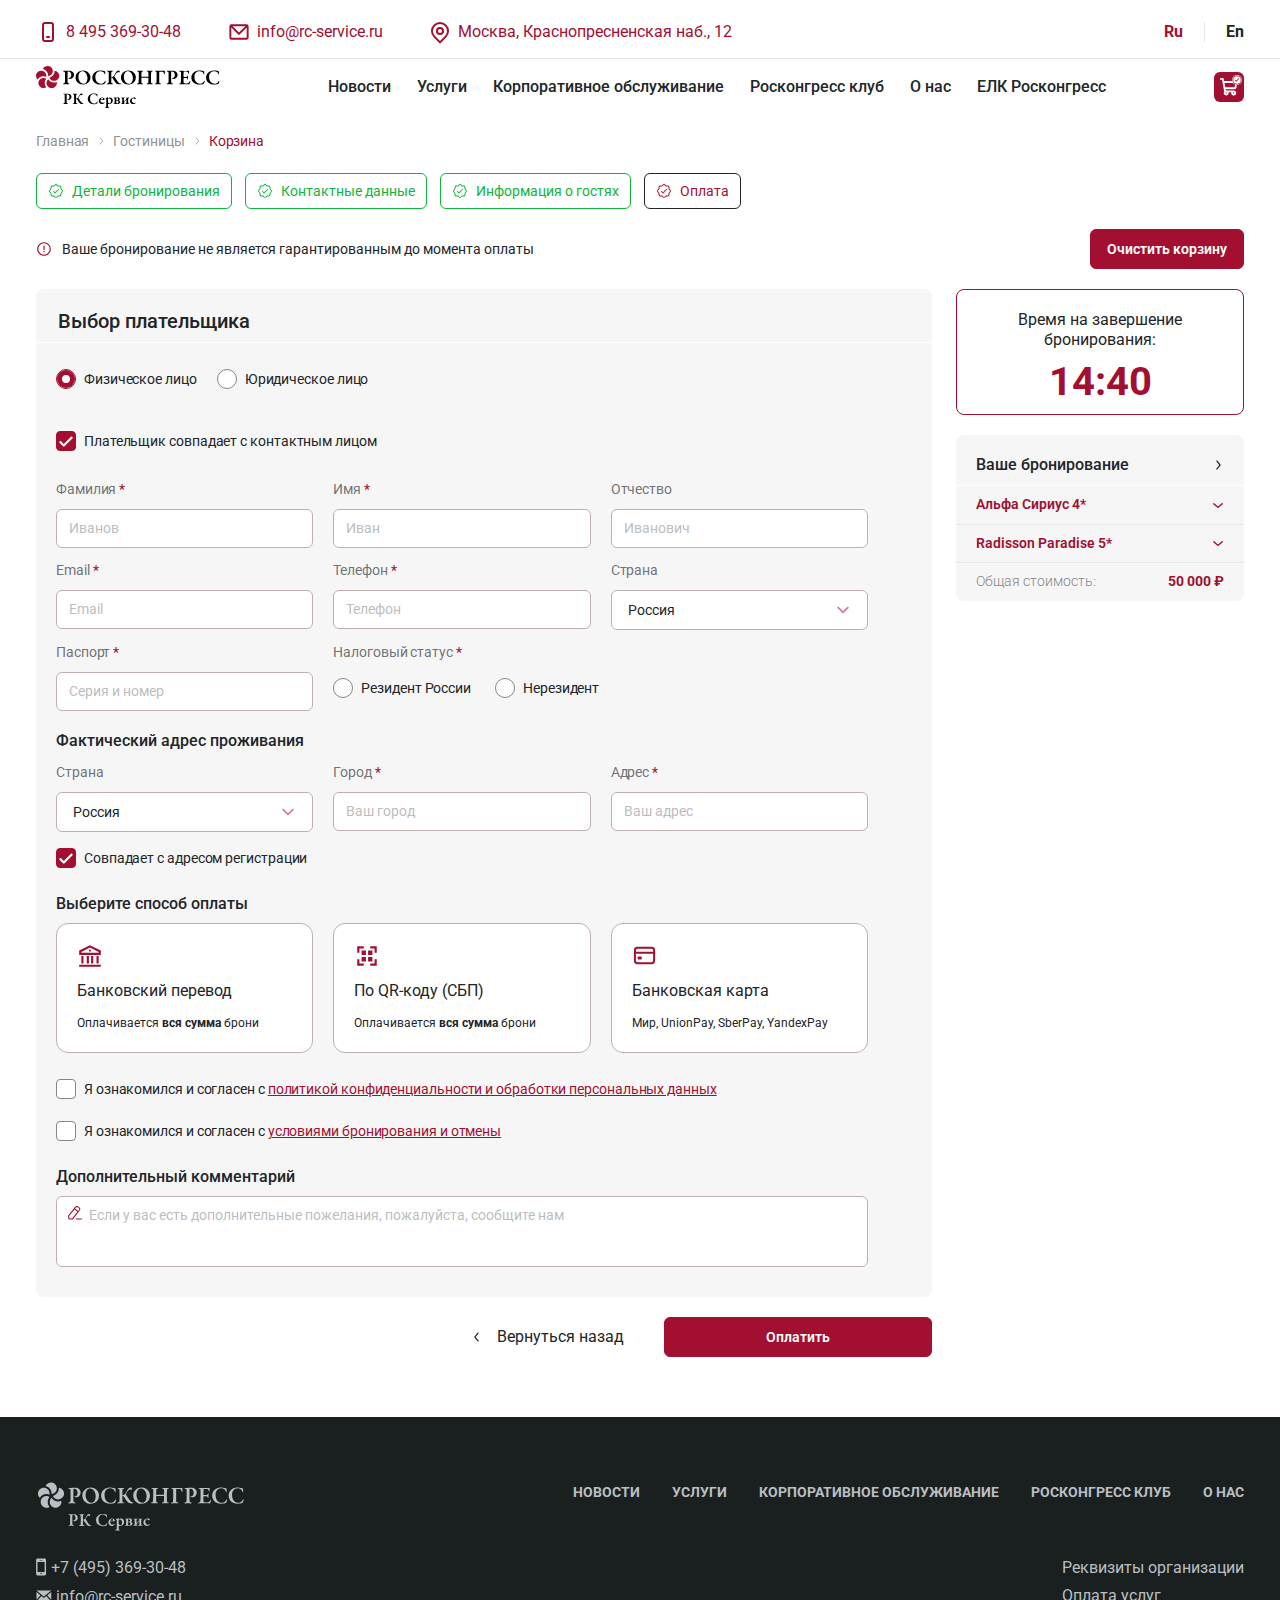
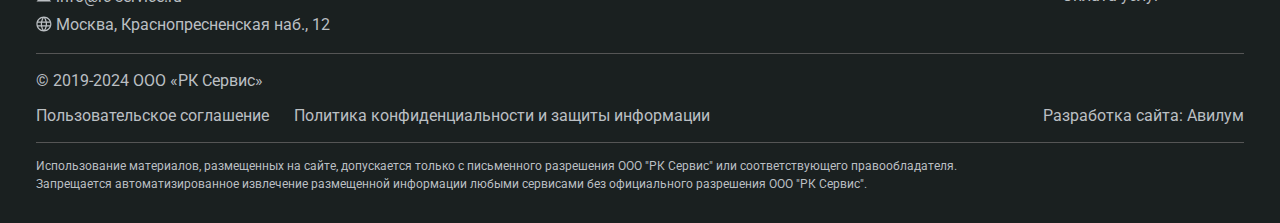
<file: basket-4.html>
<!DOCTYPE html>
<html lang="ru">

<head>
	<meta charset="UTF-8">
	<meta http-equiv="X-UA-Compatible" content="IE=edge">
	<meta name="viewport" content="width=device-width, initial-scale=1.0">
	<title>РК Сервис</title>
	<meta property="og:title" content="РК Сервис">
	<meta property="og:description" content="Описание">
	<meta property="og:url" content="/">
	<meta property="og:site_name" content="РК Сервис">
	<!-- favicon -->
	<link rel="apple-touch-icon" sizes="180x180" href="img/favicon/apple-touch-icon.png">
	<link rel="icon" type="image/png" sizes="32x32" href="img/favicon/favicon-32x32.png">
	<link rel="icon" type="image/png" sizes="16x16" href="img/favicon/favicon-16x16.png">
	<link rel="manifest" href="img/favicon/site.webmanifest">
	<link rel="mask-icon" href="img/favicon/safari-pinned-tab.svg" color="#5bbad5">
	<meta name="msapplication-TileColor" content="#da532c">
	<meta name="theme-color" content="#ffffff">
	<!-- styles -->
	<link rel="stylesheet" href="css/vendor.min.css">
	<link rel="stylesheet" href="css/app.min.css">
</head>

<body>
	<!-- wrapper -->
	<div class="wrapper">
		<!-- header -->
		<header class="header" id="header">
			<div class="header__top">
				<div class="container">
					<div class="header__wrapper">
						<div class="header-contacts header__contacts">
							<ul class="header-contacts__list">
								<li class="header-contacts__item">
									<a href="tel:84953693048" class="header-contacts__link">
										<svg>
											<use xlink:href="img/sprite.svg#icon-tel"></use>
										</svg>
										<span>8 495 369-30-48</span>
									</a>
								</li>
								<li class="header-contacts__item">
									<a href="mailto:info@rc-service.ru" class="header-contacts__link">
										<svg>
											<use xlink:href="img/sprite.svg#icon-email"></use>
										</svg>
										<span>info@rc-service.ru</span>
									</a>
								</li>
								<li class="header-contacts__item">
									<address class="header-contacts__link">
										<svg>
											<use xlink:href="img/sprite.svg#icon-location"></use>
										</svg>
										<span>Москва, Краснопресненская наб., 12</span>
									</address>
								</li>
							</ul>
						</div>
						<div class="c-languages header__languages">
							<ul class="c-languages__list">
								<li class="c-languages__item is--active">
									<a href="#" class="c-languages__link">Ru</a>
								</li>
								<li class="c-languages__item">
									<a href="#" class="c-languages__link">En</a>
								</li>
							</ul>
						</div>
					</div>
				</div>
			</div>
			<div class="header__bottom">
				<div class="container">
					<div class="header__wrapper">
						<a href="index.html" class="header__logotype">
							<img src="img/logotype.svg" width="184" height="44" alt="РК Сервис">
						</a>
						<nav class="nav header__nav">
							<ul class="nav__list">
								<li class="nav__item">
									<a href="#" class="nav__link">Новости</a>
								</li>
								<li class="nav__item">
									<a href="#" class="nav__link">Услуги</a>
								</li>
								<li class="nav__item">
									<a href="#" class="nav__link">Корпоративное обслуживание</a>
								</li>
								<li class="nav__item">
									<a href="#" class="nav__link">Росконгресс клуб</a>
								</li>
								<li class="nav__item">
									<a href="#" class="nav__link">О нас</a>
								</li>
								<li class="nav__item">
									<a href="#" class="nav__link">ЕЛК Росконгресс</a>
								</li>
							</ul>
						</nav>
						<button class="hamburger" id="hamburger-toggle" aria-label="Меню">
							<span class="hamburger__inner"></span>
							<span class="hamburger__inner"></span>
							<span class="hamburger__inner"></span>
						</button>
						<div class="c-basket header__basket">
							<a href="#" class="c-basket__btn">
								<div class="c-basket__group">
									<svg class="c-basket__icon">
										<use xlink:href="img/sprite.svg#icon-basket"></use>
									</svg>
									<svg class="c-basket__status">
										<use xlink:href="img/sprite.svg#icon-check"></use>
									</svg>
								</div>
							</a>
						</div>
					</div>
				</div>
			</div>
		</header>
		<!-- end of header -->
		<!-- content -->
		<div class="wrapper__content">
			<!-- basket -->
			<div class="basket" id="basket">
				<div class="container">
					<!-- breadcrumb -->
					<nav class="breadcrumbs" aria-label="Breadcrumb">
						<ol class="breadcrumbs__list">
							<li class="breadcrumbs__item">
								<a href="index.html" class="breadcrumbs__link">Главная</a>
							</li>
							<li class="breadcrumbs__item">
								<a href="#" class="breadcrumbs__link">Гостиницы</a>
							</li>
							<li class="breadcrumbs__item">
								<a href="basket.html" class="breadcrumbs__link">Корзина</a>
							</li>
						</ol>
					</nav>
					<!-- end of breadcrumb -->
					<div class="c-stages basket__stages">
						<ul class="c-stages__list">
							<li class="c-stages__item is--done">
								<div class="c-stages__btn">
									<svg class="c-basket__icon">
										<use xlink:href="img/sprite.svg#icon-check-status"></use>
									</svg>
									<span>Детали бронирования</span>
								</div>
							</li>
							<li class="c-stages__item is--done">
								<div class="c-stages__btn">
									<svg class="c-basket__icon">
										<use xlink:href="img/sprite.svg#icon-check-status"></use>
									</svg>
									<span>Контактные данные</span>
								</div>
							</li>
							<li class="c-stages__item is--done">
								<div class="c-stages__btn">
									<svg class="c-basket__icon">
										<use xlink:href="img/sprite.svg#icon-check-status"></use>
									</svg>
									<span>Информация о гостях</span>
								</div>
							</li>
							<li class="c-stages__item is--active">
								<div class="c-stages__btn">
									<svg class="c-basket__icon">
										<use xlink:href="img/sprite.svg#icon-check-status"></use>
									</svg>
									<span>Оплата</span>
								</div>
							</li>
						</ul>
					</div>
					<div class="basket__topping">
						<div class="c-notify basket__notify">
							<p class="c-notify__description">Ваше бронирование не является гарантированным до момента оплаты</p>
						</div>
						<a href="#" class="basket__clear btn">Очистить корзину</a>
					</div>
					<div class="basket__row">
						<div class="basket__left">
							<div class="basket__wrap">
								<div class="basket__top">
									<h3 class="basket__title">Выбор плательщика</h3>
								</div>
								<div class="basket__main">
									<div class="basket-data basket-data--holder basket__data">
										<div class="basket-data__wrap">
											<div class="basket-data__section">
												<div class="basket-data__main">
													<div class="basket-data__checkboxes basket-data__checkboxes--flex">
														<div class="circle-checkbox basket-data__checkbox">
															<input type="radio" class="circle-checkbox__input" id="status-persons-01" name="status-persons" checked>
															<label for="status-persons-01" class="circle-checkbox__group">
																<span class="circle-checkbox__icon"></span>
																<span class="circle-checkbox__title">Физическое лицо</span>
															</label>
														</div>
														<div class="circle-checkbox basket-data__checkbox">
															<input type="radio" class="circle-checkbox__input" id="status-persons-02" name="status-persons">
															<label for="status-persons-02" class="circle-checkbox__group">
																<span class="circle-checkbox__icon"></span>
																<span class="circle-checkbox__title">Юридическое лицо</span>
															</label>
														</div>
													</div>
												</div>
											</div>
											<div class="basket-data__section">
												<div class="basket-data__holder is--active">
													<div class="basket-data__main">
														<div class="basket-data__main-wrap">
															<div class="basket-data__checkboxes">
																<div class="square-checkbox basket-data__checkbox">
																	<input type="checkbox" class="square-checkbox__input" id="basket-data-01" checked>
																	<label for="basket-data-01" class="square-checkbox__group">
																		<span class="square-checkbox__icon"></span>
																		<span class="square-checkbox__title">Плательщик совпадает с контактным лицом</span>
																	</label>
																</div>
															</div>
														</div>
														<div class="basket-data__main-wrap">
															<div class="basket-data__inner">
																<div class="input-field basket-data__input">
																	<label for="#" class="input-field__label">Фамилия <span>*</span></label>
																	<div class="input-field__inner">
																		<input type="text" class="input-field__input" placeholder="Иванов">
																	</div>
																</div>
																<div class="input-field basket-data__input">
																	<label for="#" class="input-field__label">Имя <span>*</span></label>
																	<div class="input-field__inner">
																		<input type="text" class="input-field__input" placeholder="Иван">
																	</div>
																</div>
																<div class="input-field basket-data__input">
																	<label for="#" class="input-field__label">Отчество</label>
																	<div class="input-field__inner">
																		<input type="text" class="input-field__input" placeholder="Иванович">
																	</div>
																</div>
																<div class="input-field basket-data__input">
																	<label for="#" class="input-field__label">Email <span>*</span></label>
																	<div class="input-field__inner">
																		<input type="email" class="input-field__input" placeholder="Email">
																	</div>
																</div>
																<div class="input-field basket-data__input">
																	<label for="#" class="input-field__label">Телефон <span>*</span></label>
																	<div class="input-field__inner">
																		<input type="tel" class="input-field__input" placeholder="Телефон">
																	</div>
																</div>
																<div class="input-field basket-data__input">
																	<label for="#" class="input-field__label">Страна</label>
																	<div class="select-box input-field__select">
																		<div class="select-box__container">
																			<div class="select-box__wrap">
																				<div class="select-box__option">
																					<input type="radio" class="select-box__radio" id="basket-data-citizenship-01" name="basket-data-citizenship" checked>
																					<label for="basket-data-citizenship-01" class="select-box__label">
																						<span class="select-box__title">Россия</span>
																					</label>
																				</div>
																				<div class="select-box__option">
																					<input type="radio" class="select-box__radio" id="basket-data-citizenship-02" name="basket-data-citizenship">
																					<label for="basket-data-citizenship-02" class="select-box__label">
																						<span class="select-box__title">Казахстан</span>
																					</label>
																				</div>
																				<div class="select-box__option">
																					<input type="radio" class="select-box__radio" id="basket-data-citizenship-03" name="basket-data-citizenship">
																					<label for="basket-data-citizenship-03" class="select-box__label">
																						<span class="select-box__title">Беларусь</span>
																					</label>
																				</div>
																			</div>
																		</div>
																		<div class="select-box__selected">
																			<span class="select-box__placeholder select-box__placeholder--active">Россия</span>
																			<span class="select-box__values"></span>
																		</div>
																	</div>
																</div>
																<div class="input-field basket-data__input">
																	<label for="#" class="input-field__label">Паспорт <span>*</span></label>
																	<div class="input-field__inner">
																		<input type="text" class="input-field__input" placeholder="Серия и номер">
																	</div>
																</div>
																<div class="input-field basket-data__input basket-data__input--wide">
																	<label for="#" class="input-field__label">Налоговый статус <span>*</span></label>
																	<div class="input-field__checkboxes">
																		<div class="circle-checkbox input-field__checkbox">
																			<input type="radio" class="circle-checkbox__input" id="status-data-01" name="status-data" checked>
																			<label for="status-data-01" class="circle-checkbox__group">
																				<span class="circle-checkbox__icon"></span>
																				<span class="circle-checkbox__title">Резидент России</span>
																			</label>
																		</div>
																		<div class="circle-checkbox input-field__checkbox">
																			<input type="radio" class="circle-checkbox__input" id="status-data-02" name="status-data">
																			<label for="status-data-02" class="circle-checkbox__group">
																				<span class="circle-checkbox__icon"></span>
																				<span class="circle-checkbox__title">Нерезидент</span>
																			</label>
																		</div>
																	</div>
																</div>
															</div>
														</div>
														<div class="basket-data__main-wrap">
															<h4 class="basket-data__guest">Фактический адрес проживания</h4>
															<div class="basket-data__inner">
																<div class="input-field basket-data__input">
																	<label for="#" class="input-field__label">Страна</label>
																	<div class="select-box input-field__select">
																		<div class="select-box__container">
																			<div class="select-box__wrap">
																				<div class="select-box__option">
																					<input type="radio" class="select-box__radio" id="basket-data-citizenship-01" name="basket-data-citizenship" checked>
																					<label for="basket-data-citizenship-01" class="select-box__label">
																						<span class="select-box__title">Россия</span>
																					</label>
																				</div>
																				<div class="select-box__option">
																					<input type="radio" class="select-box__radio" id="basket-data-citizenship-02" name="basket-data-citizenship">
																					<label for="basket-data-citizenship-02" class="select-box__label">
																						<span class="select-box__title">Казахстан</span>
																					</label>
																				</div>
																				<div class="select-box__option">
																					<input type="radio" class="select-box__radio" id="basket-data-citizenship-03" name="basket-data-citizenship">
																					<label for="basket-data-citizenship-03" class="select-box__label">
																						<span class="select-box__title">Беларусь</span>
																					</label>
																				</div>
																			</div>
																		</div>
																		<div class="select-box__selected">
																			<span class="select-box__placeholder select-box__placeholder--active">Россия</span>
																			<span class="select-box__values"></span>
																		</div>
																	</div>
																</div>
																<div class="input-field basket-data__input">
																	<label for="#" class="input-field__label">Город <span>*</span></label>
																	<div class="input-field__inner">
																		<input type="text" class="input-field__input" placeholder="Ваш город">
																	</div>
																</div>
																<div class="input-field basket-data__input">
																	<label for="#" class="input-field__label">Адрес <span>*</span></label>
																	<div class="input-field__inner">
																		<input type="text" class="input-field__input" placeholder="Ваш адрес">
																	</div>
																</div>
															</div>
															<div class="basket-data__checkboxes">
																<div class="square-checkbox basket-data__checkbox">
																	<input type="checkbox" class="square-checkbox__input" id="basket-data-02" checked>
																	<label for="basket-data-02" class="square-checkbox__group">
																		<span class="square-checkbox__icon"></span>
																		<span class="square-checkbox__title">Совпадает с адресом регистрации</span>
																	</label>
																</div>
															</div>
														</div>
														<div class="basket-data__main-wrap">
															<h4 class="basket-data__guest">Выберите способ оплаты</h4>
															<div class="basket-data__payments">
																<div class="payment-checkbox basket-data__payment">
																	<input type="radio" class="payment-checkbox__input" id="basket-data-payment-01" name="basket-data-payment">
																	<label for="basket-data-payment-01" class="payment-checkbox__group">
																		<picture class="payment-checkbox__icon">
																			<img src="img/payment-01.svg" alt="Icon">
																		</picture>
																		<div class="payment-checkbox__body">
																			<span class="payment-checkbox__title">Банковский перевод</span>
																			<span class="payment-checkbox__help">Оплачивается <b>вся сумма</b> брони</span>
																		</div>
																	</label>
																</div>
																<div class="payment-checkbox basket-data__payment">
																	<input type="radio" class="payment-checkbox__input" id="basket-data-payment-02" name="basket-data-payment">
																	<label for="basket-data-payment-02" class="payment-checkbox__group">
																		<picture class="payment-checkbox__icon">
																			<img src="img/payment-02.svg" alt="Icon">
																		</picture>
																		<div class="payment-checkbox__body">
																			<span class="payment-checkbox__title">По QR-коду (CБП)</span>
																			<span class="payment-checkbox__help">Оплачивается <b>вся сумма</b> брони</span>
																		</div>
																	</label>
																</div>
																<div class="payment-checkbox basket-data__payment">
																	<input type="radio" class="payment-checkbox__input" id="basket-data-payment-03" name="basket-data-payment">
																	<label for="basket-data-payment-03" class="payment-checkbox__group">
																		<picture class="payment-checkbox__icon">
																			<img src="img/payment-03.svg" alt="Icon">
																		</picture>
																		<div class="payment-checkbox__body">
																			<span class="payment-checkbox__title">Банковская карта</span>
																			<span class="payment-checkbox__help">Мир, UnionPay, SberPay, YandexPay</span>
																		</div>
																	</label>
																</div>
															</div>
														</div>
														<div class="basket-data__main-wrap">
															<div class="basket-data__checkboxes">
																<div class="square-checkbox basket-data__checkbox">
																	<input type="checkbox" class="square-checkbox__input" id="basket-data-03">
																	<label for="basket-data-03" class="square-checkbox__group">
																		<span class="square-checkbox__icon"></span>
																		<span class="square-checkbox__title">Я ознакомился и согласен с <a href="#">политикой конфиденциальности и обработки персональных данных</a></span>
																	</label>
																</div>
																<div class="square-checkbox basket-data__checkbox">
																	<input type="checkbox" class="square-checkbox__input" id="basket-data-04">
																	<label for="basket-data-04" class="square-checkbox__group">
																		<span class="square-checkbox__icon"></span>
																		<span class="square-checkbox__title">Я ознакомился и согласен с <a href="#">условиями бронирования и отмены</a></span>
																	</label>
																</div>
															</div>
														</div>
														<div class="basket-data__main-wrap">
															<h4 class="basket-data__guest">Дополнительный комментарий</h4>
															<div class="basket-data__inner">
																<div class="input-field basket-data__input basket-data__input--wide">
																	<div class="input-field__inner">
																		<svg class="input-field__icon">
																			<use xlink:href="img/sprite.svg#icon-pen"></use>
																		</svg>
																		<textarea class="input-field__textarea" placeholder="Если у вас есть дополнительные пожелания, пожалуйста, сообщите нам"></textarea>
																	</div>
																</div>
															</div>
														</div>
													</div>
												</div>
												<div class="basket-data__holder">
													<div class="basket-data__main">
														<div class="basket-data__main-wrap">
															<div class="basket-data__inner">
																<div class="input-field basket-data__input basket-data__input--wide">
																	<label for="#" class="input-field__label">Налоговый статус <span>*</span></label>
																	<div class="input-field__checkboxes">
																		<div class="circle-checkbox input-field__checkbox">
																			<input type="radio" class="circle-checkbox__input" id="status-data-01" name="status-data" checked>
																			<label for="status-data-01" class="circle-checkbox__group">
																				<span class="circle-checkbox__icon"></span>
																				<span class="circle-checkbox__title">Резидент России</span>
																			</label>
																		</div>
																		<div class="circle-checkbox input-field__checkbox">
																			<input type="radio" class="circle-checkbox__input" id="status-data-02" name="status-data">
																			<label for="status-data-02" class="circle-checkbox__group">
																				<span class="circle-checkbox__icon"></span>
																				<span class="circle-checkbox__title">Нерезидент</span>
																			</label>
																		</div>
																	</div>
																</div>
															</div>
														</div>
														<div class="basket-data__main-wrap">
															<div class="basket-data__inner">
																<div class="input-field basket-data__input">
																	<label for="#" class="input-field__label">Страна</label>
																	<div class="select-box input-field__select">
																		<div class="select-box__container">
																			<div class="select-box__wrap">
																				<div class="select-box__option">
																					<input type="radio" class="select-box__radio" id="basket-data-citizenship-01" name="basket-data-citizenship" checked>
																					<label for="basket-data-citizenship-01" class="select-box__label">
																						<span class="select-box__title">Россия</span>
																					</label>
																				</div>
																				<div class="select-box__option">
																					<input type="radio" class="select-box__radio" id="basket-data-citizenship-02" name="basket-data-citizenship">
																					<label for="basket-data-citizenship-02" class="select-box__label">
																						<span class="select-box__title">Казахстан</span>
																					</label>
																				</div>
																				<div class="select-box__option">
																					<input type="radio" class="select-box__radio" id="basket-data-citizenship-03" name="basket-data-citizenship">
																					<label for="basket-data-citizenship-03" class="select-box__label">
																						<span class="select-box__title">Беларусь</span>
																					</label>
																				</div>
																			</div>
																		</div>
																		<div class="select-box__selected">
																			<span class="select-box__placeholder select-box__placeholder--active">Россия</span>
																			<span class="select-box__values"></span>
																		</div>
																	</div>
																</div>
																<div class="input-field basket-data__input">
																	<label for="#" class="input-field__label">ИНН <span>*</span></label>
																	<div class="input-field__inner">
																		<input type="text" class="input-field__input" placeholder="ИНН">
																	</div>
																</div>
																<div class="input-field basket-data__input">
																	<label for="#" class="input-field__label">КПП <span>*</span></label>
																	<div class="input-field__inner">
																		<input type="text" class="input-field__input" placeholder="КПП">
																	</div>
																</div>
																<div class="input-field basket-data__input">
																	<label for="#" class="input-field__label">Краткое юридическое наименование <span>*</span></label>
																	<div class="input-field__inner">
																		<input type="text" class="input-field__input" placeholder="Наименование">
																	</div>
																</div>
																<div class="input-field basket-data__input basket-data__input--wide">
																	<label for="#" class="input-field__label">Полное юридическое наименование <span>*</span></label>
																	<div class="input-field__inner">
																		<input type="text" class="input-field__input" placeholder="Наименование">
																	</div>
																</div>
															</div>
															<div class="basket-data__inner">
																<div class="input-field basket-data__input basket-data__input--wide">
																	<label for="#" class="input-field__label">Юридический адрес <span>*</span></label>
																	<div class="input-field__inner">
																		<input type="text" class="input-field__input" placeholder="Адрес">
																	</div>
																</div>
															</div>
															<div class="basket-data__checkboxes">
																<div class="square-checkbox basket-data__checkbox">
																	<input type="checkbox" class="square-checkbox__input" id="basket-data-01" checked>
																	<label for="basket-data-01" class="square-checkbox__group">
																		<span class="square-checkbox__icon"></span>
																		<span class="square-checkbox__title">Плательщик совпадает с контактным лицом</span>
																	</label>
																</div>
															</div>
															<div class="basket-data__inner">
																<div class="input-field basket-data__input basket-data__input--wide">
																	<label for="#" class="input-field__label">Фактический адрес <span>*</span></label>
																	<div class="input-field__inner">
																		<input type="text" class="input-field__input" placeholder="Адрес">
																	</div>
																</div>
															</div>
															<div class="basket-data__inner">
																<div class="input-field basket-data__input basket-data__input--wide">
																	<label for="#" class="input-field__label">ОГРН <span>*</span></label>
																	<div class="input-field__inner">
																		<input type="text" class="input-field__input" placeholder="ОГРН">
																	</div>
																</div>
															</div>
														</div>
														<div class="basket-data__main-wrap">
															<h4 class="basket-data__guest">Выберите способ оплаты</h4>
															<div class="basket-data__payments">
																<div class="payment-checkbox basket-data__payment">
																	<input type="radio" class="payment-checkbox__input" id="basket-data-payment-10" name="basket-data-payment">
																	<label for="basket-data-payment-10" class="payment-checkbox__group">
																		<picture class="payment-checkbox__icon">
																			<img src="img/payment-02.svg" alt="Icon">
																		</picture>
																		<div class="payment-checkbox__body">
																			<span class="payment-checkbox__title">Безналичный расчет</span>
																			<span class="payment-checkbox__help">Оплачивается <b>вся сумма</b> брони</span>
																		</div>
																	</label>
																</div>
															</div>
														</div>
														<div class="basket-data__main-wrap">
															<div class="basket-data__checkboxes">
																<div class="square-checkbox basket-data__checkbox">
																	<input type="checkbox" class="square-checkbox__input" id="basket-data-13">
																	<label for="basket-data-13" class="square-checkbox__group">
																		<span class="square-checkbox__icon"></span>
																		<span class="square-checkbox__title">Я ознакомился и согласен с <a href="#">политикой конфиденциальности и обработки персональных данных</a></span>
																	</label>
																</div>
																<div class="square-checkbox basket-data__checkbox">
																	<input type="checkbox" class="square-checkbox__input" id="basket-data-14" disabled>
																	<label for="basket-data-14" class="square-checkbox__group">
																		<span class="square-checkbox__icon"></span>
																		<span class="square-checkbox__title">Я ознакомился и согласен с <a href="#">условиями бронирования и отмены</a></span>
																	</label>
																</div>
															</div>
														</div>
														<div class="basket-data__main-wrap">
															<h4 class="basket-data__guest">Дополнительный комментарий</h4>
															<div class="basket-data__inner">
																<div class="input-field basket-data__input basket-data__input--wide">
																	<div class="input-field__inner">
																		<svg class="input-field__icon">
																			<use xlink:href="img/sprite.svg#icon-pen"></use>
																		</svg>
																		<textarea class="input-field__textarea" placeholder="Если у вас есть дополнительные пожелания, пожалуйста, сообщите нам"></textarea>
																	</div>
																</div>
															</div>
														</div>
													</div>
												</div>
											</div>
										</div>
									</div>
								</div>
							</div>
							<div class="basket-pagination basket__pagination">
								<div class="basket-pagination__wrapper basket-pagination__wrapper--column">
									<a href="#" class="basket-pagination__link">
										<svg>
											<use xlink:href="img/sprite.svg#icon-arrow-prev"></use>
										</svg>
										<span>Вернуться назад</span>
									</a>
									<a href="#" class="basket-pagination__btn btn">Оплатить</a>
								</div>
							</div>
						</div>
						<div class="basket__right">
							<div class="completion-booking">
								<div class="completion-booking__wrap">
									<div class="completion-booking__wrapper">
										<span class="completion-booking__title">Время на завершение бронирования:</span>
										<span class="completion-booking__timer">14:40</span>
									</div>
									<p class="completion-booking__notify">Пожалуйста, завершите бронирование и перейдите к оплате. Корзина будет очищена по истечении указанного времени</p>
								</div>
							</div>
							<div class="reservation-info basket__reservation">
								<div class="reservation-info__wrap">
									<div class="reservation-info__top">
										<h3 class="reservation-info__title">
											<span>Ваше бронирование</span>
											<svg>
												<use xlink:href="img/sprite.svg#icon-arrow-next"></use>
											</svg>
										</h3>
									</div>
									<div class="reservation-info__wrapper">
										<div class="reservation-info__item">
											<button class="reservation-info__trigger">
												<span>Альфа Сириус 4*</span>
												<svg>
													<use xlink:href="img/sprite.svg#icon-caret"></use>
												</svg>
											</button>
											<div class="reservation-info__body">
												<div class="reservation-info__section">
													<div class="reservation-info__info">
														<span class="reservation-info__elem reservation-info__elem--grey">Номер 1</span>
														<span class="reservation-info__elem">Стандарт с видом на море</span>
													</div>
													<div class="reservation-info__details">
														<div class="basket-reservation-details reservation-info__details-item">
															<div class="basket-reservation-details__left">
																<div class="basket-reservation-details__inner">
																	<svg class="basket-reservation-details__icon">
																		<use xlink:href="img/sprite.svg#icon-calendar"></use>
																	</svg>
																	<span class="basket-reservation-details__label">Даты</span>
																</div>
															</div>
															<div class="basket-reservation-details__right">
																<div class="basket-reservation-details__inner">
																	<span class="basket-reservation-details__value">18 июня - 21 июня</span>
																</div>
															</div>
														</div>
														<div class="basket-reservation-details reservation-info__details-item">
															<div class="basket-reservation-details__left">
																<div class="basket-reservation-details__inner">
																	<svg class="basket-reservation-details__icon">
																		<use xlink:href="img/sprite.svg#icon-clock"></use>
																	</svg>
																	<span class="basket-reservation-details__label">Время</span>
																</div>
															</div>
															<div class="basket-reservation-details__right">
																<div class="basket-reservation-details__inner">
																	<span class="basket-reservation-details__value"><span>Заезд</span> 14:00</span>
																	<span class="basket-reservation-details__value"><span>Выезд</span> 12:00</span>
																</div>
															</div>
														</div>
														<div class="basket-reservation-details reservation-info__details-item">
															<div class="basket-reservation-details__left">
																<div class="basket-reservation-details__inner">
																	<svg class="basket-reservation-details__icon">
																		<use xlink:href="img/sprite.svg#icon-user"></use>
																	</svg>
																	<span class="basket-reservation-details__label">Гости</span>
																</div>
															</div>
															<div class="basket-reservation-details__right">
																<div class="basket-reservation-details__inner">
																	<span class="basket-reservation-details__value">1 взрослый</span>
																</div>
															</div>
														</div>
													</div>
													<div class="reservation-info__inner">
														<div class="reservation-info__group">
															<span class="reservation-info__label">Стоимость:</span>
															<span class="reservation-info__price">12 000 ₽</span>
														</div>
														<button class="reservation-info__delete" aria-label="Удалить">
															<svg>
																<use xlink:href="img/sprite.svg#icon-trash"></use>
															</svg>
														</button>
													</div>
												</div>
											</div>
										</div>
										<div class="reservation-info__item">
											<button class="reservation-info__trigger">
												<span>Radisson Paradise 5*</span>
												<svg>
													<use xlink:href="img/sprite.svg#icon-caret"></use>
												</svg>
											</button>
											<div class="reservation-info__body">
												<div class="reservation-info__section">
													<div class="reservation-info__info">
														<span class="reservation-info__elem reservation-info__elem--grey">Номер 1</span>
														<span class="reservation-info__elem"><b>Стандарт с видом на море</b></span>
													</div>
													<div class="reservation-info__details">
														<div class="basket-reservation-details reservation-info__details-item">
															<div class="basket-reservation-details__left">
																<div class="basket-reservation-details__inner">
																	<svg class="basket-reservation-details__icon">
																		<use xlink:href="img/sprite.svg#icon-calendar"></use>
																	</svg>
																	<span class="basket-reservation-details__label">Даты</span>
																</div>
															</div>
															<div class="basket-reservation-details__right">
																<div class="basket-reservation-details__inner">
																	<span class="basket-reservation-details__value">18 июня - 21 июня</span>
																</div>
															</div>
														</div>
														<div class="basket-reservation-details reservation-info__details-item">
															<div class="basket-reservation-details__left">
																<div class="basket-reservation-details__inner">
																	<svg class="basket-reservation-details__icon">
																		<use xlink:href="img/sprite.svg#icon-clock"></use>
																	</svg>
																	<span class="basket-reservation-details__label">Время</span>
																</div>
															</div>
															<div class="basket-reservation-details__right">
																<div class="basket-reservation-details__inner">
																	<span class="basket-reservation-details__value"><span>Заезд</span> 14:00</span>
																	<span class="basket-reservation-details__value"><span>Выезд</span> 12:00</span>
																</div>
															</div>
														</div>
														<div class="basket-reservation-details reservation-info__details-item">
															<div class="basket-reservation-details__left">
																<div class="basket-reservation-details__inner">
																	<svg class="basket-reservation-details__icon">
																		<use xlink:href="img/sprite.svg#icon-user"></use>
																	</svg>
																	<span class="basket-reservation-details__label">Гости</span>
																</div>
															</div>
															<div class="basket-reservation-details__right">
																<div class="basket-reservation-details__inner">
																	<span class="basket-reservation-details__value">1 взрослый</span>
																</div>
															</div>
														</div>
													</div>
													<div class="reservation-info__inner">
														<div class="reservation-info__group">
															<span class="reservation-info__label">Стоимость:</span>
															<span class="reservation-info__price">14 000 ₽</span>
														</div>
														<button class="reservation-info__delete" aria-label="Удалить">
															<svg>
																<use xlink:href="img/sprite.svg#icon-trash"></use>
															</svg>
														</button>
													</div>
												</div>
												<div class="reservation-info__section">
													<div class="reservation-info__info">
														<span class="reservation-info__elem reservation-info__elem--grey">Номер 2</span>
														<span class="reservation-info__elem"><b>Люкс</b></span>
													</div>
													<div class="reservation-info__details">
														<div class="basket-reservation-details reservation-info__details-item">
															<div class="basket-reservation-details__left">
																<div class="basket-reservation-details__inner">
																	<svg class="basket-reservation-details__icon">
																		<use xlink:href="img/sprite.svg#icon-calendar"></use>
																	</svg>
																	<span class="basket-reservation-details__label">Даты</span>
																</div>
															</div>
															<div class="basket-reservation-details__right">
																<div class="basket-reservation-details__inner">
																	<span class="basket-reservation-details__value">18 июня - 21 июня</span>
																</div>
															</div>
														</div>
														<div class="basket-reservation-details reservation-info__details-item">
															<div class="basket-reservation-details__left">
																<div class="basket-reservation-details__inner">
																	<svg class="basket-reservation-details__icon">
																		<use xlink:href="img/sprite.svg#icon-clock"></use>
																	</svg>
																	<span class="basket-reservation-details__label">Время</span>
																</div>
															</div>
															<div class="basket-reservation-details__right">
																<div class="basket-reservation-details__inner">
																	<span class="basket-reservation-details__value"><span>Заезд</span> 14:00</span>
																	<span class="basket-reservation-details__value"><span>Выезд</span> 12:00</span>
																</div>
															</div>
														</div>
														<div class="basket-reservation-details reservation-info__details-item">
															<div class="basket-reservation-details__left">
																<div class="basket-reservation-details__inner">
																	<svg class="basket-reservation-details__icon">
																		<use xlink:href="img/sprite.svg#icon-user"></use>
																	</svg>
																	<span class="basket-reservation-details__label">Гости</span>
																</div>
															</div>
															<div class="basket-reservation-details__right">
																<div class="basket-reservation-details__inner">
																	<span class="basket-reservation-details__value">1 взрослый</span>
																</div>
															</div>
														</div>
													</div>
													<div class="reservation-info__inner">
														<div class="reservation-info__group">
															<span class="reservation-info__label">Стоимость:</span>
															<span class="reservation-info__price">24 000 ₽</span>
														</div>
														<button class="reservation-info__delete" aria-label="Удалить">
															<svg>
																<use xlink:href="img/sprite.svg#icon-trash"></use>
															</svg>
														</button>
													</div>
												</div>
											</div>
										</div>
									</div>
									<div class="reservation-info__bottom">
										<div class="reservation-info__total">
											<span class="reservation-info__label">Общая стоимость:</span>
											<span class="reservation-info__total-price">50 000 ₽</span>
										</div>
									</div>
								</div>
							</div>
						</div>
					</div>
				</div>
			</div>
			<!-- end of basket -->
		</div>
		<!-- end of content -->
		<!-- footer -->
		<footer class="footer" itemscope="" itemtype="https://schema.org/WPFooter">
			<div class="container">
				<div class="footer_item">
					<a class="logo" href="/" title="РОСКОНГРЕСС">
						<svg xmlns="http://www.w3.org/2000/svg" id="logo-footer" viewBox="0 0 206 49" class="logo-footer">
							<path d="M0 11.6441C0 8.44408 2.61587 5.82821 5.81587 5.82821C9.01587 5.82821 11.6317 8.44408 11.6317 11.6441C11.6317 11.9996 11.6063 12.3552 11.5302 12.7107C10.5905 12.3298 9.5746 12.1012 8.50794 12.1012C5.68889 12.1012 3.2 13.5996 1.82857 15.86C0.711111 14.7933 0 13.2949 0 11.6441ZM9.75238 19.9234C9.75238 18.0441 10.4127 16.3171 11.5302 14.9711C10.6413 14.4377 9.6 14.1076 8.50794 14.1076C5.30794 14.1076 2.69206 16.7234 2.69206 19.9234C2.69206 23.1234 5.30794 25.7393 8.50794 25.7393C9.6254 25.7393 10.6413 25.4092 11.5302 24.8758C10.4127 23.5298 9.75238 21.8028 9.75238 19.9234ZM20.2667 19.4663C17.4476 19.4663 14.9587 17.9425 13.5873 15.7076C12.4698 16.7742 11.7587 18.2726 11.7587 19.9234C11.7587 23.1234 14.3746 25.7393 17.5746 25.7393C20.7746 25.7393 23.3905 23.1234 23.3905 19.9234C23.3905 19.5679 23.3397 19.2123 23.2889 18.8568C22.3746 19.2631 21.3333 19.4663 20.2667 19.4663ZM20.8508 5.8536C20.8508 6.00598 20.8762 6.15836 20.8762 6.28535C20.8762 9.94249 18.3365 13.0409 14.9333 13.879C15.8222 15.9615 17.8794 17.4346 20.2921 17.4346C23.4921 17.4346 26.1079 14.8187 26.1079 11.6187C26.0825 8.64725 23.7714 6.15836 20.8508 5.8536ZM13.0286 0.494873C10.6159 0.494873 8.55873 1.96789 7.66984 4.05043C11.073 4.88852 13.6381 7.96154 13.6381 11.6441C13.6381 11.7965 13.6381 11.9488 13.6127 12.0758C16.5333 11.7711 18.8444 9.30757 18.8444 6.28535C18.8444 3.11075 16.254 0.494873 13.0286 0.494873Z" />
							<path d="M36.3174 6.64058C36.0888 6.64058 35.7587 6.79296 35.6571 6.86915C35.5809 6.94534 35.4539 7.19931 35.4285 7.75804C35.4031 8.24058 35.4031 11.2374 35.3777 13.9803C35.3777 16.1898 35.4285 17.739 35.4285 18.3485C35.4539 19.8215 35.5301 20.2533 36.9269 20.6088C37.4095 20.7104 37.6126 20.8882 37.6126 21.1168C37.6126 21.3199 37.2063 21.4469 36.8761 21.4469C36.2412 21.4469 34.8698 21.2945 33.8031 21.2945C33.092 21.2945 31.9237 21.3961 31.1618 21.3961C30.6031 21.3961 30.2729 21.2692 30.2729 21.0152C30.2729 20.8374 30.6031 20.6596 30.8571 20.5834C32.0507 20.3041 32.3301 19.9231 32.4063 18.8311C32.4825 17.866 32.5587 16.2914 32.5587 15.0723C32.5587 14.3104 32.5587 8.9009 32.5079 8.18979C32.4317 7.35169 32.3047 6.97074 30.9841 6.79296C30.6793 6.74217 30.4253 6.56439 30.4253 6.4374C30.4253 6.23423 30.6539 6.10725 30.9333 6.05645C31.0856 6.03106 31.5174 6.03106 31.7206 6.03106C33.2698 6.03106 35.2507 5.82788 36.3428 5.82788C38.6539 5.82788 40.2285 6.25963 41.219 7.22471C42.3618 8.34217 42.6158 9.6374 42.6158 10.4755C42.6158 12.4565 41.7269 13.5231 41.0158 14.1326C40.3809 14.666 39.0603 15.2247 38.1206 15.2247C37.8666 15.2247 37.1809 15.1739 36.8761 15.0469C36.546 14.8945 36.3682 14.793 36.3682 14.5644C36.3682 14.4628 36.546 14.3358 36.7237 14.3358H37.0793C38.0952 14.3358 39.5936 13.1168 39.5936 10.6279C39.5936 8.67233 38.2983 6.64058 36.3174 6.64058Z" />
							<path d="M61.0031 13.447C61.0031 16.6216 59.6571 18.6533 57.9555 20.0248C56.584 21.0914 54.5269 21.7517 52.6729 21.7517C50.1333 21.7517 47.9237 20.7867 46.3999 19.1613C45.1047 17.7644 44.3174 15.8597 44.3174 13.6248C44.3174 10.6787 45.6126 8.79936 47.4412 7.35174C48.5333 6.51364 50.565 5.62476 52.5714 5.62476C57.9047 5.62476 61.0031 9.58666 61.0031 13.447ZM49.2698 7.7073C48.4571 8.4946 47.5682 10.247 47.5682 13.1168C47.5682 16.8248 49.8285 20.8628 53.3587 20.8628C54.6793 20.8628 55.5174 20.1771 55.8221 19.8724C56.838 18.8565 57.6761 16.774 57.6761 14.2089C57.6761 12.3041 56.9396 9.40888 55.1618 7.78349C54.3491 7.07237 53.0285 6.48825 51.9618 6.48825C50.8952 6.46285 49.8285 7.14856 49.2698 7.7073Z" />
							<path d="M75.4285 6.00571C76.0127 6.1581 76.6222 6.28508 77.1555 6.36127C77.3333 6.36127 77.5111 6.64064 77.5111 7.02159C77.5365 7.7073 77.5873 8.5454 77.6381 9.23111C77.6635 9.73905 77.4857 10.1454 77.2317 10.1454C77.1047 10.1454 76.9016 9.86603 76.7746 9.48508C76.5206 8.74857 76.165 8.08825 75.7587 7.7581C74.7174 6.8946 73.4984 6.36127 72.1778 6.36127C68.3428 6.36127 66.5143 9.40889 66.5143 13.066C66.5143 14.6914 66.7936 16.0883 67.327 17.1549C68.6476 19.8216 70.8571 20.7613 72.7365 20.7613C73.0412 20.7613 74.2349 20.7105 75.073 20.2025C75.9619 19.6946 76.6222 18.9835 77.1809 17.993C77.4603 17.4597 77.6381 17.2565 77.8412 17.2565C78.0952 17.2565 78.0952 17.8914 78.0444 18.1454C77.9174 18.7549 77.5365 19.8216 77.3333 20.2533C77.2571 20.4819 76.8254 20.8629 76.4698 21.0152C76.1397 21.1422 74.4635 21.7263 72.2539 21.7263C68.673 21.7263 66.1333 20.1263 65.1428 19.0089C64.2285 17.9422 63.1111 16.266 63.1111 13.574C63.1111 10.6533 64.7619 8.59619 65.7778 7.78349C67.8349 6.08191 70.3238 5.59937 72.3047 5.59937C73.3968 5.62476 74.5651 5.80254 75.4285 6.00571Z" />
							<path d="M80.3555 5.90412C80.9396 5.90412 82.0825 6.0311 82.8444 6.0311C83.5809 6.0311 84.9777 5.92952 85.5364 5.92952C86.019 5.92952 86.2729 6.0565 86.2729 6.25968C86.2729 6.48825 85.9174 6.58983 85.638 6.66603C84.6983 6.91999 84.4952 7.04698 84.419 8.13904C84.3682 9.02793 84.3936 11.7454 84.3936 12.8629C84.3936 12.9644 84.4698 13.1168 84.5714 13.1168C85.8666 13.0152 86.6793 12.6089 87.5428 11.2121C88.2285 10.0946 88.711 9.18031 89.2952 8.24063C90.2602 6.64063 91.4285 5.62476 92.7237 5.62476C93.5364 5.62476 93.9682 5.95491 93.9682 6.64063C93.9682 6.8692 93.7904 7.27555 93.6634 7.40253C93.4602 7.6311 93.2571 7.6565 92.9523 7.6311C92.6983 7.58031 92.3682 7.50412 92.1396 7.50412C90.7174 7.50412 90.0825 8.51999 89.4222 9.58666C88.7364 10.6533 88.2031 11.4914 87.8475 11.9994C87.8221 12.0502 87.8221 12.1517 87.8475 12.2025C88.4063 13.2692 90.565 16.6724 91.6063 18.0692C93.2063 20.1771 93.8158 20.3295 95.111 20.6343C95.2634 20.6851 95.492 20.7867 95.492 20.8882C95.492 21.1168 95.3396 21.2438 95.0095 21.3454C94.6793 21.447 94.1206 21.4724 93.5618 21.4724C91.4285 21.4724 90.3872 21.1422 89.4475 19.8724C88.5587 18.7549 87.5428 17.1803 86.4253 15.4279C85.638 14.1581 85.3079 13.7263 84.546 13.7263C84.419 13.7263 84.3936 13.9041 84.3682 14.0057C84.3682 15.9613 84.4444 18.5009 84.4698 19.3898C84.4952 19.8724 84.6221 20.2279 85.6888 20.5073C86.1206 20.6343 86.3999 20.7867 86.3999 20.9898C86.3999 21.2184 85.9936 21.3454 85.6126 21.3454C85.0793 21.3454 83.4031 21.2946 82.6666 21.2946C81.9301 21.2946 80.711 21.3962 79.9491 21.3962C79.5936 21.3962 79.2888 21.193 79.2888 21.0406C79.2888 20.8121 79.492 20.7105 79.9999 20.5835C81.1682 20.3295 81.4221 19.974 81.4983 18.5009C81.5491 17.2819 81.5491 15.6311 81.5491 13.0406C81.5491 10.2216 81.4983 9.3073 81.4729 8.41841C81.4475 7.27555 81.219 6.97079 80.3809 6.71682C79.746 6.53904 79.5936 6.38666 79.5936 6.20888C79.6444 6.00571 80.0253 5.90412 80.3555 5.90412Z" />
							<path d="M111.924 13.447C111.924 16.6216 110.578 18.6533 108.876 20.0248C107.505 21.0914 105.448 21.7517 103.594 21.7517C101.054 21.7517 98.8444 20.7867 97.3206 19.1613C96.0253 17.7644 95.238 15.8597 95.238 13.6248C95.238 10.6787 96.5333 8.79936 98.3618 7.35174C99.4539 6.51364 101.486 5.62476 103.517 5.62476C108.851 5.62476 111.924 9.58666 111.924 13.447ZM100.19 7.7073C99.3777 8.4946 98.4888 10.247 98.4888 13.1168C98.4888 16.8248 100.749 20.8628 104.279 20.8628C105.6 20.8628 106.438 20.1771 106.743 19.8724C107.759 18.8565 108.597 16.774 108.597 14.2089C108.597 12.3041 107.835 9.40888 106.082 7.78349C105.27 7.07237 103.949 6.48825 102.882 6.48825C101.841 6.46285 100.749 7.14856 100.19 7.7073Z" />
							<path d="M118.451 12.9136C120.102 12.9136 123.276 12.812 125.816 12.812C125.917 12.812 126.019 12.5834 126.044 12.2025C126.095 11.8977 126.095 9.05326 125.994 8.11358C125.892 7.25008 125.765 6.99612 124.8 6.74215C124.47 6.64056 124.089 6.51358 124.089 6.25961C124.089 6.08183 124.343 5.95485 124.876 5.95485C125.181 5.95485 126.984 6.03104 127.594 6.03104C128.356 6.03104 129.879 5.92945 130.184 5.92945C130.641 5.92945 130.921 6.05643 130.921 6.23421C130.921 6.48818 130.692 6.61516 130.159 6.76755C129.295 6.97072 129.143 7.35167 129.092 8.03739C128.965 9.18024 128.889 11.339 128.889 14.7675C128.889 17.1294 128.965 18.3993 128.99 19.1866C129.016 20.1263 129.244 20.2025 130.235 20.5072C130.667 20.6596 130.921 20.812 130.921 21.0152C130.921 21.2691 130.59 21.3453 130.159 21.3453C129.752 21.3453 128.457 21.2691 127.721 21.2691C127.187 21.2691 125.257 21.3961 124.775 21.3961C124.19 21.3961 123.962 21.2691 123.962 21.066C123.962 20.8628 124.267 20.6596 124.622 20.558C125.816 20.2533 125.841 20.0501 125.968 18.2723C126.044 17.3072 126.07 15.0469 126.019 14.3866C126.019 14.158 125.917 14.0818 125.816 14.0818C123.886 14.0818 118.933 14.0056 118.451 14.0564C118.324 14.0818 118.146 14.285 118.146 14.412C118.095 15.3009 118.146 17.8914 118.171 18.6533C118.197 19.7961 118.349 20.1517 119.34 20.431C119.848 20.5834 120.178 20.7612 120.178 21.0406C120.203 21.2691 119.721 21.3453 119.416 21.3453C119.238 21.3453 117.232 21.2691 116.394 21.2691C115.835 21.2691 114.616 21.3707 113.778 21.3707C113.143 21.3707 112.94 21.2437 112.94 21.066C112.94 20.812 113.194 20.6596 113.625 20.5326C114.692 20.2533 114.895 19.9739 115.022 18.958C115.124 17.9929 115.251 14.3866 115.251 11.085C115.251 10.3485 115.302 9.02786 115.251 8.06278C115.2 7.27548 114.997 6.99612 114.184 6.76755C113.625 6.58977 113.371 6.43739 113.371 6.23421C113.371 6.00564 113.676 5.90405 114.108 5.90405C114.768 5.90405 116.089 6.00564 116.724 6.00564C117.74 6.00564 118.832 5.92945 119.416 5.92945C119.924 5.92945 120.203 6.03104 120.203 6.23421C120.203 6.48818 119.898 6.64056 119.39 6.76755C118.375 6.99612 118.298 7.45326 118.273 8.44374C118.222 9.30723 118.121 12.1263 118.197 12.5834C118.171 12.7866 118.273 12.9136 118.451 12.9136Z" />
							<path d="M144.178 5.87866C144.356 5.87866 144.483 6.00565 144.483 6.13263C144.432 6.84374 144.457 8.36755 144.483 9.20565C144.508 9.51041 144.33 9.96755 144.152 9.96755C143.949 9.96755 143.721 9.84057 143.568 9.28184C143.263 8.21517 142.806 7.09771 141.917 7.02152C141.181 6.91993 139.352 6.94533 138.844 6.97073C138.362 6.97073 138.235 7.12311 138.235 7.35168C138.159 8.62152 138.159 10.8056 138.159 12.4056C138.159 14.1072 138.184 17.3326 138.184 19.0596C138.209 20.1009 138.59 20.3295 139.708 20.6088C140.063 20.7358 140.343 20.8882 140.343 21.0914C140.343 21.2945 140.063 21.4469 139.632 21.4469C139.022 21.4469 137.549 21.3199 136.635 21.3199C135.746 21.3199 134.222 21.4723 133.74 21.4723C133.359 21.4723 133.079 21.2437 133.079 21.1422C133.079 20.8882 133.359 20.7104 133.79 20.6088C134.832 20.3802 134.933 19.9485 134.984 19.3898C135.06 18.6279 135.238 17.2056 135.238 12.4564C135.238 10.2215 135.238 8.7485 135.187 8.11358C135.136 7.32628 134.959 7.02152 134.019 6.81834C133.486 6.66596 133.283 6.53898 133.283 6.28501C133.283 6.10723 133.613 5.98025 133.994 5.98025C135.06 5.98025 136 6.05644 136.965 6.05644H140.114C143.314 6.03104 143.898 5.92946 144.178 5.87866Z" />
							<path d="M152.432 6.64058C152.203 6.64058 151.873 6.79296 151.771 6.86915C151.695 6.94534 151.568 7.19931 151.543 7.75804C151.517 8.24058 151.517 11.2374 151.492 13.9803C151.492 16.1898 151.543 17.739 151.543 18.3485C151.568 19.8215 151.644 20.2533 153.041 20.6088C153.524 20.7104 153.727 20.8882 153.727 21.1168C153.727 21.3199 153.321 21.4469 152.991 21.4469C152.356 21.4469 150.984 21.2945 149.917 21.2945C149.206 21.2945 148.038 21.3961 147.276 21.3961C146.717 21.3961 146.387 21.2692 146.387 21.0152C146.387 20.8374 146.717 20.6596 146.971 20.5834C148.165 20.3041 148.444 19.9231 148.521 18.8311C148.597 17.866 148.673 16.2914 148.673 15.0723C148.673 14.3104 148.673 8.9009 148.622 8.18979C148.546 7.35169 148.419 6.97074 147.098 6.79296C146.794 6.74217 146.54 6.56439 146.54 6.4374C146.54 6.23423 146.768 6.10725 147.048 6.05645C147.2 6.03106 147.632 6.03106 147.835 6.03106C149.384 6.03106 151.365 5.82788 152.457 5.82788C154.768 5.82788 156.343 6.25963 157.333 7.22471C158.476 8.34217 158.73 9.6374 158.73 10.4755C158.73 12.4565 157.841 13.5231 157.13 14.1326C156.495 14.666 155.175 15.2247 154.235 15.2247C153.981 15.2247 153.295 15.1739 152.991 15.0469C152.66 14.8945 152.483 14.793 152.483 14.5644C152.483 14.4628 152.66 14.3358 152.838 14.3358H153.194C154.21 14.3358 155.708 13.1168 155.708 10.6279C155.708 8.67233 154.413 6.64058 152.432 6.64058Z" />
							<path d="M169.168 6.03153C169.956 6.03153 170.946 5.92994 171.302 5.87915C171.403 5.85375 171.556 6.03153 171.581 6.18391C171.606 6.61566 171.606 8.29185 171.606 8.77439C171.606 9.10454 171.429 9.4601 171.225 9.4601C170.997 9.4601 170.819 9.10455 170.768 8.85058C170.463 7.50455 169.778 7.12359 169.219 7.0474C168.762 6.97121 167.721 6.86963 165.867 6.89502C165.765 6.89502 165.587 6.99661 165.562 7.58074C165.511 8.19026 165.435 11.5426 165.46 12.8633C165.46 12.9395 165.562 13.0918 165.689 13.0918H167.619C169.346 13.0918 169.295 12.9903 169.752 11.9236C169.905 11.568 170.057 11.2887 170.286 11.2887C170.489 11.2887 170.54 11.695 170.514 11.9744C170.463 12.6601 170.413 13.0918 170.413 13.6506C170.413 14.3109 170.463 14.6918 170.514 15.3014C170.54 15.7331 170.387 16.0379 170.21 16.0379C170.006 16.0379 169.829 15.7585 169.752 15.5045C169.448 14.4379 169.117 14.2855 168.178 14.2093C167.416 14.1331 166.502 14.1331 165.765 14.1331C165.663 14.1331 165.46 14.3871 165.46 14.4125C165.359 15.0982 165.384 16.9776 165.41 17.7649C165.435 18.349 165.41 19.2379 165.511 19.7458C165.587 19.9744 165.79 20.2791 166.044 20.3299C166.425 20.4061 167.187 20.4823 168 20.4823C168.737 20.4823 169.625 20.4823 170.235 20.2538C170.946 19.9744 171.606 19.4157 172.14 18.476C172.47 17.8411 172.698 17.6379 172.876 17.6379C173.13 17.6379 173.105 18.1458 173.079 18.349C173.079 18.5522 172.368 20.7617 172.165 21.1426C172.089 21.3204 171.708 21.4474 171.581 21.4474C171.327 21.4474 165.359 21.3204 163.53 21.3204C161.905 21.3204 161.651 21.4474 160.787 21.4474C160.33 21.4474 159.975 21.3712 159.975 21.1426C159.975 20.9141 160.279 20.7617 160.711 20.6601C161.93 20.3807 162.26 20.1268 162.362 18.8315C162.438 17.8157 162.565 15.9871 162.565 12.9903C162.565 10.1458 162.59 9.02835 162.54 8.34264C162.489 7.47915 162.286 6.99661 161.27 6.79343C160.762 6.69185 160.508 6.59026 160.508 6.36169C160.508 6.13312 160.914 6.00613 161.244 6.00613C162.387 6.00613 164.368 6.08232 165.613 6.08232H169.168V6.03153Z" />
							<path d="M186.489 6.00571C187.073 6.1581 187.682 6.28508 188.216 6.36127C188.394 6.36127 188.571 6.64064 188.571 7.02159C188.597 7.7073 188.648 8.5454 188.698 9.23111C188.724 9.73905 188.546 10.1454 188.292 10.1454C188.165 10.1454 187.962 9.86603 187.835 9.48508C187.581 8.74857 187.225 8.08825 186.819 7.7581C185.778 6.8946 184.559 6.36127 183.238 6.36127C179.403 6.36127 177.575 9.40889 177.575 13.066C177.575 14.6914 177.854 16.0883 178.387 17.1549C179.708 19.8216 181.917 20.7613 183.797 20.7613C184.102 20.7613 185.295 20.7105 186.133 20.2025C187.022 19.6946 187.683 18.9835 188.241 17.993C188.521 17.4597 188.698 17.2565 188.902 17.2565C189.156 17.2565 189.156 17.8914 189.105 18.1454C188.978 18.7549 188.597 19.8216 188.368 20.2533C188.292 20.4819 187.86 20.8629 187.505 21.0152C187.175 21.1422 185.498 21.7263 183.289 21.7263C179.708 21.7263 177.168 20.1263 176.178 19.0089C175.263 17.9422 174.146 16.266 174.146 13.574C174.146 10.6533 175.797 8.59619 176.813 7.78349C178.87 6.08191 181.359 5.59937 183.34 5.59937C184.457 5.62476 185.625 5.80254 186.489 6.00571Z" />
							<path d="M202.946 6.00571C203.53 6.1581 204.14 6.28508 204.673 6.36127C204.851 6.36127 205.029 6.64064 205.029 7.02159C205.054 7.7073 205.105 8.5454 205.156 9.23111C205.181 9.73905 205.003 10.1454 204.749 10.1454C204.622 10.1454 204.419 9.86603 204.292 9.48508C204.038 8.74857 203.683 8.08825 203.276 7.7581C202.235 6.8946 201.016 6.36127 199.695 6.36127C195.86 6.36127 194.057 9.40889 194.057 13.066C194.057 14.6914 194.336 16.0883 194.87 17.1549C196.19 19.8216 198.4 20.7613 200.279 20.7613C200.584 20.7613 201.778 20.7105 202.616 20.2025C203.505 19.6946 204.165 18.9835 204.724 17.993C205.003 17.4597 205.181 17.2565 205.384 17.2565C205.638 17.2565 205.638 17.8914 205.587 18.1454C205.46 18.7549 205.079 19.8216 204.851 20.2533C204.775 20.4819 204.343 20.8629 203.987 21.0152C203.657 21.1422 201.981 21.7263 199.771 21.7263C196.19 21.7263 193.651 20.1263 192.66 19.0089C191.746 17.9422 190.629 16.266 190.629 13.574C190.629 10.6533 192.279 8.59619 193.295 7.78349C195.352 6.08191 197.841 5.59937 199.822 5.59937C200.914 5.62476 202.057 5.80254 202.946 6.00571Z" />
							<path d="M35.0222 32.7997C34.8698 32.7997 34.6159 32.9013 34.5397 32.9521C34.4889 33.0029 34.3873 33.2061 34.3873 33.6124C34.3619 33.968 34.3619 36.2283 34.3619 38.2854C34.3619 39.9108 34.3873 41.1299 34.3873 41.5616C34.4127 42.6791 34.4635 43.0092 35.5048 43.2632C35.8603 43.3648 36.0127 43.4918 36.0127 43.6442C36.0127 43.7965 35.7079 43.8981 35.454 43.8981C34.9714 43.8981 33.9556 43.7965 33.1429 43.7965C32.6095 43.7965 31.7206 43.8473 31.1619 43.8473C30.7556 43.8473 30.5016 43.7711 30.5016 43.568C30.5016 43.441 30.7556 43.2886 30.9333 43.2378C31.8222 43.0346 32.0508 42.7553 32.1016 41.9426C32.1524 41.2061 32.2032 40.0124 32.2032 39.1235C32.2032 38.514 32.2032 34.4505 32.1778 33.9426C32.1524 33.3077 32.0254 33.0283 31.0349 32.9013C30.8063 32.8759 30.6286 32.7489 30.6286 32.6219C30.6286 32.4696 30.781 32.368 31.0095 32.3426C31.1365 32.3172 31.4413 32.3172 31.619 32.3172C32.7873 32.3172 34.2603 32.1648 35.073 32.1648C36.8254 32.1648 37.9937 32.495 38.7302 33.2315C39.5936 34.0696 39.7714 35.06 39.7714 35.695C39.7714 37.1934 39.1111 37.9807 38.5778 38.4378C38.0952 38.8442 37.1048 39.2505 36.3937 39.2505C36.1905 39.2505 35.6825 39.2251 35.454 39.1235C35.2 39.0219 35.073 38.9204 35.073 38.768C35.073 38.6918 35.2 38.5902 35.3524 38.5902H35.6317C36.3937 38.5902 37.5111 37.6759 37.5111 35.7965C37.5111 34.3235 36.5206 32.7997 35.0222 32.7997Z" />
							<path d="M41.9047 32.241C42.3365 32.241 43.2 32.3426 43.7841 32.3426C44.3174 32.3426 45.3841 32.241 45.8158 32.241C46.1714 32.241 46.3746 32.3426 46.3746 32.495C46.3746 32.6728 46.0952 32.7743 45.892 32.8251C45.1809 33.0283 45.0285 33.1045 44.9778 33.9426C44.9524 34.6029 44.9524 36.6347 44.9524 37.4728C44.9524 37.5743 45.0032 37.6505 45.0793 37.6505C46.0698 37.5997 46.6539 37.2696 47.3143 36.2283C47.8222 35.4156 48.1778 34.7299 48.6349 33.9934C49.3714 32.8251 50.1587 32.0632 51.1492 32.0632C51.7587 32.0632 52.1651 32.3426 52.1651 32.8505C52.1651 33.0029 52.0127 33.6378 51.8857 33.7648C51.7333 33.9172 51.5809 33.9934 51.3524 33.9172C51.0222 33.8156 50.692 33.7394 50.4381 33.7394C49.6508 33.7394 49.2952 34.095 48.7111 35.0347C48.2032 35.822 47.7968 36.4569 47.5428 36.8632C47.5174 36.8886 47.5174 36.9648 47.5428 37.0156C47.9492 37.8029 49.5746 40.368 50.3619 41.4347C51.5555 43.0093 52.0381 43.1362 53.0032 43.3648C53.1047 43.3902 53.2825 43.4664 53.2825 43.568C53.2825 43.7204 53.1809 43.8474 52.927 43.9235C52.673 43.9997 52.2666 44.0251 51.8349 44.0251C50.2349 44.0251 49.4476 43.7712 48.7365 42.8315C48.0762 41.9934 47.3143 40.8251 46.4762 39.4791C45.8666 38.514 45.6381 38.2093 45.0539 38.1839C44.9524 38.1839 44.9524 38.3109 44.927 38.4124C44.927 39.8855 44.9778 41.7902 45.0032 42.4505C45.0285 42.8315 45.1047 43.1109 45.9174 43.314C46.2476 43.4156 46.4508 43.5426 46.4508 43.6696C46.4508 43.822 46.146 43.9489 45.8412 43.9489C45.4349 43.9489 44.1905 43.9235 43.6317 43.9235C43.073 43.9235 42.1587 43.9997 41.5746 43.9997C41.2952 43.9997 41.092 43.8474 41.092 43.7204C41.092 43.568 41.2444 43.4664 41.6254 43.3648C42.4889 43.1616 42.692 42.9077 42.7428 41.8156C42.7682 40.9013 42.7682 39.6569 42.7682 37.7013C42.7682 35.568 42.7428 34.8823 42.7174 34.2474C42.692 33.3839 42.5397 33.1553 41.9047 32.9775C41.4222 32.8505 41.2952 32.7235 41.2952 32.5966C41.3714 32.3426 41.6508 32.241 41.9047 32.241Z" />
							<path d="M67.2508 32.3165C67.6825 32.4181 68.1397 32.5451 68.546 32.5959C68.673 32.5959 68.8254 32.8245 68.8254 33.0785C68.8508 33.6118 68.8762 34.2467 68.927 34.7546C68.9524 35.1356 68.8254 35.4404 68.6222 35.4404C68.5206 35.4404 68.3936 35.2118 68.2667 34.9578C68.0889 34.3991 67.8095 33.9165 67.5048 33.6626C66.7175 33.0023 65.8032 32.6213 64.8127 32.6213C61.9175 32.6213 60.5714 34.8816 60.5714 37.6753C60.5714 38.8943 60.8 39.9356 61.181 40.7483C62.1714 42.7546 63.8222 43.4404 65.2444 43.4404C65.473 43.4404 66.3619 43.415 66.9968 43.034C67.6571 42.6531 68.1651 42.1197 68.5714 41.3832C68.8 40.9769 68.927 40.8245 69.054 40.8245C69.2571 40.8245 69.2571 41.307 69.2064 41.4848C69.1048 41.9419 68.8254 42.7292 68.673 43.0594C68.6222 43.2118 68.2921 43.5165 68.0127 43.6435C67.7587 43.7451 66.5143 44.1769 64.8381 44.1769C62.146 44.1769 60.2413 42.9578 59.5302 42.1197C58.8444 41.3324 58.0063 40.0626 58.0063 38.0562C58.0063 35.8721 59.2254 34.3229 59.9873 33.688C61.5365 32.4181 63.3905 32.0626 64.8889 32.0626C65.727 32.0372 66.5905 32.1642 67.2508 32.3165Z" />
							<path d="M76.1905 37.1923C76.5968 37.5987 76.8762 38.1574 76.8762 38.7923C76.8762 38.9193 76.6984 39.2241 76.4699 39.2241H72.508C72.4064 39.2241 72.3302 39.2749 72.3048 39.3511C72.254 39.5034 72.2286 39.7574 72.2286 40.0114C72.2286 40.4177 72.4572 41.2558 72.7873 41.6876C73.2445 42.2717 74.0064 42.6019 74.7937 42.6019C75.5556 42.6019 76.0889 42.4241 76.4191 41.9669C76.4953 41.8654 76.5714 41.7384 76.6476 41.7384C76.7238 41.7384 76.8 41.8654 76.8 41.9669C76.8 42.0685 76.7492 42.2717 76.6476 42.4241C76.0889 43.2876 75.2254 43.9987 73.7524 43.9987C71.6699 43.9987 70.4 42.4241 70.4 40.3415C70.4 38.8939 71.1873 37.4463 72.7111 36.7352C73.1683 36.5066 73.7016 36.3796 74.2095 36.3796C74.9715 36.4304 75.7334 36.7352 76.1905 37.1923ZM72.4318 38.4876C72.4064 38.5892 72.4826 38.6654 72.5588 38.6654C73.0413 38.6907 73.6 38.6654 74.4889 38.6654C74.7937 38.6654 75.1238 38.4876 75.1238 38.0558C75.1238 37.5479 74.6159 36.9384 74.108 36.9384C73.3714 36.9384 72.6603 37.6495 72.4318 38.4876Z" />
							<path d="M85.2317 37.4981C85.7142 38.0569 86.1206 38.895 86.1206 39.8855C86.1206 41.2061 85.5364 42.2728 84.5714 43.0347C83.5555 43.822 82.4126 43.9489 81.7777 43.9489C81.4476 43.9489 81.1174 43.9235 80.8888 43.8981C80.8126 43.8728 80.7364 44.0505 80.7364 44.1521C80.7111 44.9648 80.7618 46.4886 80.8126 46.895C80.8634 47.3775 80.965 47.6569 81.6761 47.8855C82.0317 47.987 82.1587 48.1394 82.1587 48.2664C82.1587 48.4188 81.8793 48.495 81.6507 48.495C81.1428 48.495 79.8984 48.3934 79.238 48.3934C78.7809 48.3934 78.5523 48.4442 77.765 48.4442C77.4603 48.4442 77.2317 48.3426 77.2317 48.1648C77.2317 48.0632 77.4095 47.9108 77.7142 47.8347C78.5777 47.6569 78.6793 47.4283 78.7301 46.3616C78.7555 45.7267 78.7809 44.2791 78.7809 42.4505C78.7809 41.2315 78.8063 39.1997 78.7555 38.514C78.7301 38.1331 78.6793 38.0569 78.6285 38.0061C78.2984 37.7521 77.9428 37.4474 77.9428 37.3458C77.9428 37.2442 78.146 36.9902 78.3237 36.9394C78.6793 36.8378 79.6952 36.5331 80.1777 36.2283C80.3555 36.1267 80.5079 36.0759 80.5333 36.0759C80.6095 36.0759 80.7618 36.2283 80.7618 36.3299C80.7364 36.6601 80.7364 36.8886 80.711 37.1934C80.711 37.2696 80.8126 37.3458 80.8634 37.3204C81.1936 37.0918 81.6761 36.8378 81.9301 36.7362C82.2349 36.6093 82.6666 36.4823 83.1745 36.4823C83.9111 36.4823 84.7491 36.9394 85.2317 37.4981ZM80.965 37.7775C80.9142 37.8283 80.7872 38.0569 80.7618 38.2601C80.6603 39.0474 80.6603 40.5204 80.6857 41.4854C80.6857 41.8156 80.7618 42.1204 80.8634 42.3235C81.2444 42.9839 81.9809 43.3648 82.3618 43.3648C82.565 43.3648 82.7682 43.314 82.9714 43.1362C83.9111 42.4505 84.0634 40.8759 84.0634 40.3934C84.0634 39.9108 83.9618 38.9712 83.3015 38.2347C82.8952 37.7775 82.2349 37.5743 81.9301 37.5743C81.5999 37.5489 81.1936 37.6505 80.965 37.7775Z" />
							<path d="M92.9016 39.8336C92.8 39.859 92.8762 39.9351 92.927 39.9605C93.2572 40.0621 93.6635 40.2399 93.7905 40.3669C94.0699 40.5955 94.4508 40.9002 94.4508 41.6621C94.4508 42.6526 93.7143 43.2875 92.9524 43.5669C92.2667 43.8209 91.3778 43.8463 90.6413 43.8463C90.2349 43.8463 89.854 43.8209 89.3714 43.8209C88.7873 43.8209 88.0762 43.8463 87.4413 43.8717C87.1873 43.897 86.9587 43.7193 86.9587 43.5923C86.9587 43.4399 87.1873 43.3637 87.4159 43.3129C88.0508 43.1605 88.0762 42.9066 88.1016 42.4494C88.1524 42.0685 88.1778 41.459 88.1778 40.0621C88.1778 39.351 88.2032 38.7161 88.1524 38.005C88.127 37.5478 88.0762 37.3955 87.4667 37.2177C87.2381 37.1669 87.0603 37.0145 87.0603 36.8113C87.0603 36.7097 87.1365 36.6336 87.4413 36.6336C87.7714 36.6336 88.5079 36.6843 88.8635 36.6843C89.2191 36.6843 90.7429 36.5828 91.3016 36.5828C92.4445 36.5828 93.9683 36.8621 93.9683 38.3097C93.9937 39.1732 93.4603 39.5796 92.9016 39.8336ZM90.6159 37.1923C90.3619 37.1923 90.2095 37.2431 90.1333 37.2939C90.0826 37.3447 90.0318 37.4463 90.0318 37.7002C90.0064 37.9542 90.0064 39.2494 90.0318 39.5034C90.0572 39.6558 90.1333 39.6812 90.2349 39.6812C90.5397 39.6812 91.0984 39.6558 91.4032 39.5542C91.8857 39.3764 92.1397 38.9701 92.1397 38.4367C92.1143 37.9796 91.6825 37.1923 90.6159 37.1923ZM91.8349 40.5701C91.5556 40.3923 90.9968 40.2653 90.6667 40.2653C90.4381 40.2653 90.3365 40.2653 90.1841 40.2907C90.1079 40.3161 90.0826 40.3923 90.0572 40.5193C90.0318 40.697 90.0318 41.3828 90.0318 41.9923C90.0318 42.3478 90.0572 42.6272 90.2349 42.8812C90.3873 43.0843 90.7683 43.2875 90.946 43.2875C91.8095 43.2875 92.4699 42.551 92.4699 41.7383C92.4699 41.205 92.1651 40.824 91.8349 40.5701Z" />
							<path d="M96.0508 36.6335C96.4064 36.6335 97.0413 36.6843 97.5746 36.6843C98.0064 36.6843 98.5905 36.6335 99.1238 36.6335C99.3016 36.6335 99.5302 36.7097 99.5302 36.8367C99.5302 36.9891 99.4032 37.1161 99.1238 37.1923C98.5143 37.3447 98.5905 37.5986 98.5397 37.8526C98.4889 38.8685 98.4889 40.2907 98.5143 41.1542C98.5397 41.2558 98.5905 41.2812 98.6667 41.205C99.3778 40.4177 100.419 39.224 101.13 38.4367C101.333 38.2081 101.41 38.0304 101.41 37.9288V37.7002C101.41 37.4462 101.333 37.2939 100.876 37.1669C100.775 37.1415 100.571 37.0145 100.571 36.8875C100.571 36.7351 100.724 36.6589 101.029 36.6589C101.41 36.6589 101.892 36.7097 102.451 36.7097C102.984 36.6843 103.39 36.6335 103.873 36.6335C104.203 36.6335 104.33 36.7351 104.33 36.8621C104.33 37.0145 104.203 37.1161 103.898 37.2177C103.39 37.3701 103.314 37.624 103.289 37.8526C103.289 38.005 103.264 38.6653 103.264 39.4526C103.264 40.5193 103.289 41.8907 103.314 42.5256C103.34 43.1097 103.695 43.2113 104.025 43.2875C104.305 43.3637 104.457 43.5161 104.457 43.6431C104.457 43.7447 104.229 43.9224 104.051 43.9224C103.594 43.9224 103.035 43.8716 102.476 43.8716C101.994 43.8716 101.359 43.9224 100.724 43.9224C100.495 43.9224 100.267 43.8208 100.267 43.6431C100.267 43.4907 100.394 43.4145 100.698 43.3383C101.105 43.2113 101.308 42.9574 101.333 42.7288C101.359 42.2462 101.435 41.5605 101.435 39.224C101.435 39.1224 101.359 39.1224 101.308 39.1986C100.47 40.1129 99.3778 41.332 98.7429 42.0939C98.6667 42.1954 98.5651 42.3224 98.5651 42.4748V42.7542C98.5651 42.9827 98.6921 43.1605 99.0476 43.2875C99.2762 43.3383 99.454 43.4653 99.454 43.5669C99.454 43.7447 99.2254 43.897 98.9714 43.897C98.7937 43.897 97.7778 43.8716 97.346 43.8716C96.7365 43.8716 96.3048 43.9224 95.9746 43.9224C95.8222 43.9224 95.4667 43.897 95.4667 43.6685C95.4667 43.5161 95.6445 43.3891 95.9492 43.3129C96.4064 43.1859 96.5587 43.0335 96.6095 42.805C96.6349 42.551 96.6603 42.1954 96.6603 41.3066C96.6603 39.6812 96.6603 38.3351 96.6349 37.9542C96.6095 37.5478 96.5079 37.4208 96.0254 37.2431C95.6952 37.1161 95.6191 36.9891 95.6191 36.8875C95.5937 36.7097 95.7714 36.6335 96.0508 36.6335Z" />
							<path d="M111.543 36.9391C111.771 37.0915 111.848 37.3455 111.848 37.5994C111.848 37.9296 111.238 38.4629 111.137 38.4629C110.984 38.4629 110.679 38.3359 110.298 38.0058C109.816 37.5994 109.435 37.2185 108.876 37.2185C108.673 37.2185 108.368 37.3201 108.089 37.6248C107.632 38.1074 107.378 38.9963 107.378 39.8344C107.378 41.0026 107.86 41.6375 107.962 41.7391C108.317 42.2217 108.952 42.7296 109.943 42.7296C110.476 42.7296 111.06 42.501 111.695 42.1201C111.797 42.0693 111.924 42.1201 111.924 42.2725C111.924 42.4502 111.771 42.6788 111.644 42.8312C111.035 43.4915 109.968 44.0502 108.851 44.0502C107.53 44.0502 106.514 43.3645 106.006 42.6026C105.651 42.0439 105.397 41.2312 105.397 40.4947C105.397 39.0725 106.133 38.0566 107.2 37.3455C107.835 36.8883 109.029 36.5582 109.765 36.5582C110.324 36.5328 111.238 36.6852 111.543 36.9391Z" />
						</svg>
					</a>
					<nav class="footer_nav">
						<ul class="nav-list">
							<li class="f-nav-item">
								<a href="/articles/">Новости</a>
							</li>
							<li class="f-nav-item">
								<a href="/services/">Услуги</a>
							</li>
							<li class="f-nav-item">
								<a href="/corporate-service/">Корпоративное обслуживание</a>
							</li>
							<li class="f-nav-item">
								<a href="/about-us/roscongress-club/">Росконгресс Клуб</a>
							</li>
							<li class="f-nav-item">
								<a href="/about-us/">О нас</a>
							</li>
						</ul>
					</nav>
				</div>
				<div class="footer_item">
					<div class="c-info-box">
						<a href="tel:+7 (495) 369-30-48" itemprop="telephone">
							<svg xmlns="http://www.w3.org/2000/svg" id="i-phone" viewBox="0 0 11 19" class="i-phone">
								<path d="M10.5781 2C10.5781 1.172 9.90613 0.5 9.07812 0.5H1.57812C0.750125 0.5 0.078125 1.172 0.078125 2V17C0.078125 17.828 0.750125 18.5 1.57812 18.5H9.07812C9.90613 18.5 10.5781 17.828 10.5781 17V2ZM4.20312 2H6.45312C6.66012 2 6.82812 2.168 6.82812 2.375C6.82812 2.582 6.66012 2.75 6.45312 2.75H4.20312C3.99612 2.75 3.82812 2.582 3.82812 2.375C3.82812 2.168 3.99612 2 4.20312 2ZM5.32812 17C4.91337 17 4.57812 16.664 4.57812 16.25C4.57812 15.836 4.91337 15.5 5.32812 15.5C5.74213 15.5 6.07737 15.836 6.07737 16.25C6.07737 16.664 5.74213 17 5.32812 17ZM9.07812 14.75H1.57812V4.232H9.07812V14.75Z" />
							</svg>
							+7 (495) 369-30-48
						</a>
						<a href="mailto:info@rc-service.ru" itemprop="email">
							<svg xmlns="http://www.w3.org/2000/svg" id="i-mail" viewBox="0 0 17 13" class="i-mail">
								<path d="M8.35742 6.97533L0.367422 0.5H16.3481L8.35742 6.97533ZM4.74076 5.76067L0.357422 2.208V10.542L4.74076 5.76067ZM11.9741 5.76067L16.3574 10.542V2.208L11.9741 5.76067ZM10.9361 6.60133L8.35742 8.69133L5.77876 6.60133L0.372089 12.5H16.3428L10.9361 6.60133Z" />
							</svg>
							info@rc-service.ru
						</a>
						<span itemprop="streetAddress">
							<svg xmlns="http://www.w3.org/2000/svg" id="i-address" viewBox="0 0 17 17" class="i-address">
								<path fill-rule="evenodd" clip-rule="evenodd" d="M8.38672 0.5C12.8021 0.5 16.3867 4.08467 16.3867 8.5C16.3867 12.9153 12.8021 16.5 8.38672 16.5C3.97139 16.5 0.386719 12.9153 0.386719 8.5C0.386719 4.08467 3.97139 0.5 8.38672 0.5ZM10.0914 11.1667H6.68139C7.04539 12.8067 7.64205 13.9093 8.38672 14.996C9.18272 13.8353 9.74739 12.7227 10.0914 11.1667ZM5.32005 11.1667H2.27539C3.09939 13.05 4.74472 14.4813 6.77872 14.9773C6.08005 13.822 5.59005 12.5387 5.32005 11.1667ZM14.4981 11.1667H11.4534C11.1927 12.492 10.7234 13.758 10.0034 14.9627C12.0114 14.454 13.6814 13.0327 14.4981 11.1667ZM5.16139 7.16667H1.85339C1.67539 8.042 1.67539 8.95667 1.85339 9.83333H5.13005C5.05072 8.94733 5.06272 8.052 5.16139 7.16667ZM10.2687 7.16667H6.50405C6.39405 8.05067 6.38072 8.948 6.46872 9.83333H10.3041C10.3927 8.948 10.3781 8.05133 10.2687 7.16667ZM14.9201 7.16667H11.6114C11.7101 8.052 11.7221 8.94733 11.6434 9.83333H14.9201C15.0934 8.97667 15.1021 8.068 14.9201 7.16667ZM6.81605 2.014C4.76472 2.502 3.10472 3.938 2.27539 5.83333H5.37739C5.66739 4.472 6.16272 3.17667 6.81605 2.014ZM8.38605 1.982C7.66005 3.162 7.11272 4.284 6.74405 5.83333H10.0287C9.67272 4.336 9.13739 3.20133 8.38605 1.982ZM9.96472 2.028C10.6401 3.236 11.1201 4.53467 11.3954 5.83333H14.4981C13.6767 3.956 11.9901 2.528 9.96472 2.028Z" />
							</svg>
							Москва, Краснопресненская наб., 12
						</span>
					</div>
					<div class="c-info-box">
						<a href="#">Реквизиты организации</a>
						<a href="/oplata-uslug/">Оплата услуг</a>
					</div>
				</div>
				<div class="footer_item border_item">
					<div class="c-info-box">
						<span>© 2019-2024 OOO «РК Сервис»</span>
					</div>
					<div class="user-box">
						<div class="user-box_item">
							<a href="/polzovatelskoe-soglashenie/">Пользовательское соглашение</a>
							<a href="/privacy-policy/">Политика конфиденциальности и защиты информации</a>
						</div>
						<div class="user-box_item link-wrapper">
							<a href="https://vcongress.ru/" target="_blank">Разработка сайта: Авилум</a>
						</div>
					</div>
				</div>
				<div class="footer_item">
					<div class="c-info-box">
						<span class="small-text">
							Использование материалов, размещенных на сайте, допускается только с письменного разрешения ООО "РК Сервис" или соответствующего правообладателя.<br>
							Запрещается автоматизированное извлечение размещенной информации любыми сервисами без официального разрешения ООО "РК Сервис".
						</span>
					</div>
				</div>
			</div>
		</footer>
		<!-- end of footer -->
	</div>
	<!-- end of wrapper -->
	<!-- menu -->
	<div class="menu" id="menu">
		<div class="menu__wrap">
			<div class="menu__main">
				<nav class="nav menu__nav">
					<ul class="nav__list">
						<li class="nav__item">
							<a href="#" class="nav__link">Новости</a>
						</li>
						<li class="nav__item">
							<a href="#" class="nav__link">Услуги</a>
						</li>
						<li class="nav__item">
							<a href="#" class="nav__link">Корпоративное обслуживание</a>
						</li>
						<li class="nav__item">
							<a href="#" class="nav__link">Росконгресс клуб</a>
						</li>
						<li class="nav__item">
							<a href="#" class="nav__link">О нас</a>
						</li>
						<li class="nav__item">
							<a href="#" class="nav__link">ЕЛК Росконгресс</a>
						</li>
					</ul>
				</nav>
			</div>
			<div class="menu__bottom">
				<div class="header-contacts menu__contacts">
					<ul class="header-contacts__list">
						<li class="header-contacts__item">
							<a href="tel:84953693048" class="header-contacts__link">
								<svg>
									<use xlink:href="img/sprite.svg#icon-tel"></use>
								</svg>
								<span>8 495 369-30-48</span>
							</a>
						</li>
						<li class="header-contacts__item">
							<a href="mailto:info@rc-service.ru" class="header-contacts__link">
								<svg>
									<use xlink:href="img/sprite.svg#icon-email"></use>
								</svg>
								<span>info@rc-service.ru</span>
							</a>
						</li>
						<li class="header-contacts__item">
							<address class="header-contacts__link">
								<svg>
									<use xlink:href="img/sprite.svg#icon-location"></use>
								</svg>
								<span>Москва, Краснопресненская наб., 12</span>
							</address>
						</li>
					</ul>
				</div>
				<div class="c-languages menu__languages">
					<ul class="c-languages__list">
						<li class="c-languages__item is--active">
							<a href="#" class="c-languages__link">Ru</a>
						</li>
						<li class="c-languages__item">
							<a href="#" class="c-languages__link">En</a>
						</li>
					</ul>
				</div>
			</div>
		</div>
	</div>
	<!-- end of menu -->
	<!-- modals -->
	<div class="modal" id="modal-notification">
		<div class="modal__wrap modal__wrap--sm">
			<div class="modal__wrapper">
				<div class="modal-notification modal__notification">
					<picture class="modal-notification__icon">
						<img src="img/icon-tag-error.svg" alt="Icon">
					</picture>
					<p class="modal-notification__description">Бронирование данного отеля в одном заказе с ранее выбранным отелем невозможно, пожалуйста, завершите текущее бронирование и создайте новое на выбранный Вами отель</p>
					<a href="#" class="modal-notification__btn btn">Завершить бронирование</a>
				</div>
			</div>
		</div>
	</div>
	<div class="modal" id="modal-reservation">
		<div class="modal__wrap">
			<div class="modal__wrapper">
				<button class="modal__close-btn modal__close">
					<svg>
						<use xlink:href="img/sprite.svg#icon-close"></use>
					</svg>
				</button>
				<div class="modal__top">
					<h3 class="modal__title">Бронирование</h3>
					<p class="modal__description">Пожалуйста, выберите желаемые даты бронирования, количество номеров и гостей. <br>Напоминаем, что минимальный период бронирования — 3 ночи <b>в период с 5 по 8 сентября</b></p>
				</div>
				<div class="modal__reservation reservation-data">
					<div class="reservation-data__wrapper">
						<div class="reservation-data__item">
							<div class="reservation-selection">
								<div class="reservation-selection__wrap">
									<button class="reservation-selection__trigger">
										<div class="reservation-selection__group">
											<div class="reservation-selection__inner">
												<svg class="reservation-selection__icon">
													<use xlink:href="img/sprite.svg#icon-user"></use>
												</svg>
												<span class="reservation__help">Заезд-Выезд</span>
											</div>
											<span class="reservation-selection__value">Выберите дату</span>
										</div>
										<svg class="reservation-selection__caret">
											<use xlink:href="img/sprite.svg#icon-caret-sm"></use>
										</svg>
									</button>
									<div class="reservation-selection__wrapper is--active">
										<div class="reservation-date reservation-selection__date">
											<div class="reservation-date__top">
												<h3 class="reservation-date__title">Выберите дату заезда</h3>
											</div>
											<div class="reservation-date__calendar">
												<input type="text" id="add-date" class="reservation-date__input calendar-js" placeholder="">
											</div>
										</div>
										<div class="c-notify reservation-selection__notify">
											<p class="c-notify__description">Минимальный период бронирования — 3 ночи <b>в период с 5 по 8 сентября</b></p>
										</div>
									</div>
								</div>
							</div>
						</div>
						<div class="reservation-data__item">
							<div class="reservation-selection">
								<div class="reservation-selection__wrap">
									<button class="reservation-selection__trigger">
										<div class="reservation-selection__group">
											<div class="reservation-selection__inner">
												<svg class="reservation-selection__icon">
													<use xlink:href="img/sprite.svg#icon-user"></use>
												</svg>
												<span class="reservation__help">Гости</span>
											</div>
											<span class="reservation-selection__value">Укажите количество номеров и гостей</span>
										</div>
										<svg class="reservation-selection__caret">
											<use xlink:href="img/sprite.svg#icon-caret-sm"></use>
										</svg>
									</button>
									<div class="reservation-selection__wrapper">
										<div class="number-selection">
											<div class="number-selection__top">
												<h3 class="number-selection__title">Укажите количество номеров и гостей</h3>
											</div>
											<div class="number-selection__wrapper">
												<div class="number-selection__item">
													<div class="number-selection__inner">
														<div class="number-selection__info">
															<span class="number-selection__elem">Номер 1</span>
															<span class="number-selection__elem number-selection__elem--accent">Стандарт сингл</span>
														</div>
														<button class="number-selection__delete" aria-label="Удалить">
															<svg>
																<use xlink:href="img/sprite.svg#icon-trash"></use>
															</svg>
														</button>
													</div>
													<div class="number-selection__body">
														<div class="number-selection__group">
															<svg class="number-selection__icon">
																<use xlink:href="img/sprite.svg#icon-user"></use>
															</svg>
															<span class="number-selection__help">Гости</span>
														</div>
														<div class="c-quantity number-selection__quantity">
															<div class="c-quantity__inner">
																<button class="c-quantity__btn c-quantity__btn--minus">
																	<svg>
																		<use xlink:href="img/sprite.svg#icon-minus"></use>
																	</svg>
																</button>
																<input type="number" class="c-quantity__value" value="1">
																<button class="c-quantity__btn c-quantity__btn--plus">
																	<svg>
																		<use xlink:href="img/sprite.svg#icon-plus-thin"></use>
																	</svg>
																</button>
															</div>
														</div>
													</div>
												</div>
												<div class="number-selection__item">
													<div class="number-selection__inner">
														<div class="number-selection__info">
															<span class="number-selection__elem">Номер 2</span>
															<span class="number-selection__elem number-selection__elem--accent">Люкс</span>
														</div>
														<button class="number-selection__delete" aria-label="Удалить">
															<svg>
																<use xlink:href="img/sprite.svg#icon-trash"></use>
															</svg>
														</button>
													</div>
													<div class="number-selection__body">
														<div class="number-selection__group">
															<svg class="number-selection__icon">
																<use xlink:href="img/sprite.svg#icon-user"></use>
															</svg>
															<span class="number-selection__help">Гости</span>
														</div>
														<div class="c-quantity number-selection__quantity">
															<div class="c-quantity__inner">
																<button class="c-quantity__btn c-quantity__btn--minus">
																	<svg>
																		<use xlink:href="img/sprite.svg#icon-minus"></use>
																	</svg>
																</button>
																<input type="number" class="c-quantity__value" value="1">
																<button class="c-quantity__btn c-quantity__btn--plus">
																	<svg>
																		<use xlink:href="img/sprite.svg#icon-plus-thin"></use>
																	</svg>
																</button>
															</div>
														</div>
													</div>
												</div>
											</div>
											<div class="number-selection__bottom">
												<a href="#" class="number-selection__btn btn btn--border">
													<svg>
														<use xlink:href="img/sprite.svg#icon-plus"></use>
													</svg>
													<span>Добавить номер</span>
												</a>
												<a href="#" class="number-selection__btn btn">Готово</a>
											</div>
										</div>
									</div>
								</div>
							</div>
						</div>
					</div>
					<a href="#" class="reservation-data__btn btn">
						<svg>
							<use xlink:href="img/sprite.svg#icon-mark"></use>
						</svg>
						<span>Забронировать</span>
					</a>
				</div>
			</div>
		</div>
	</div>
	<!-- end of modals -->
	<!-- scripts -->
	<script src="js/vendor.min.js"></script>
	<script src="js/app.min.js"></script>
</body>

</html>
</file>
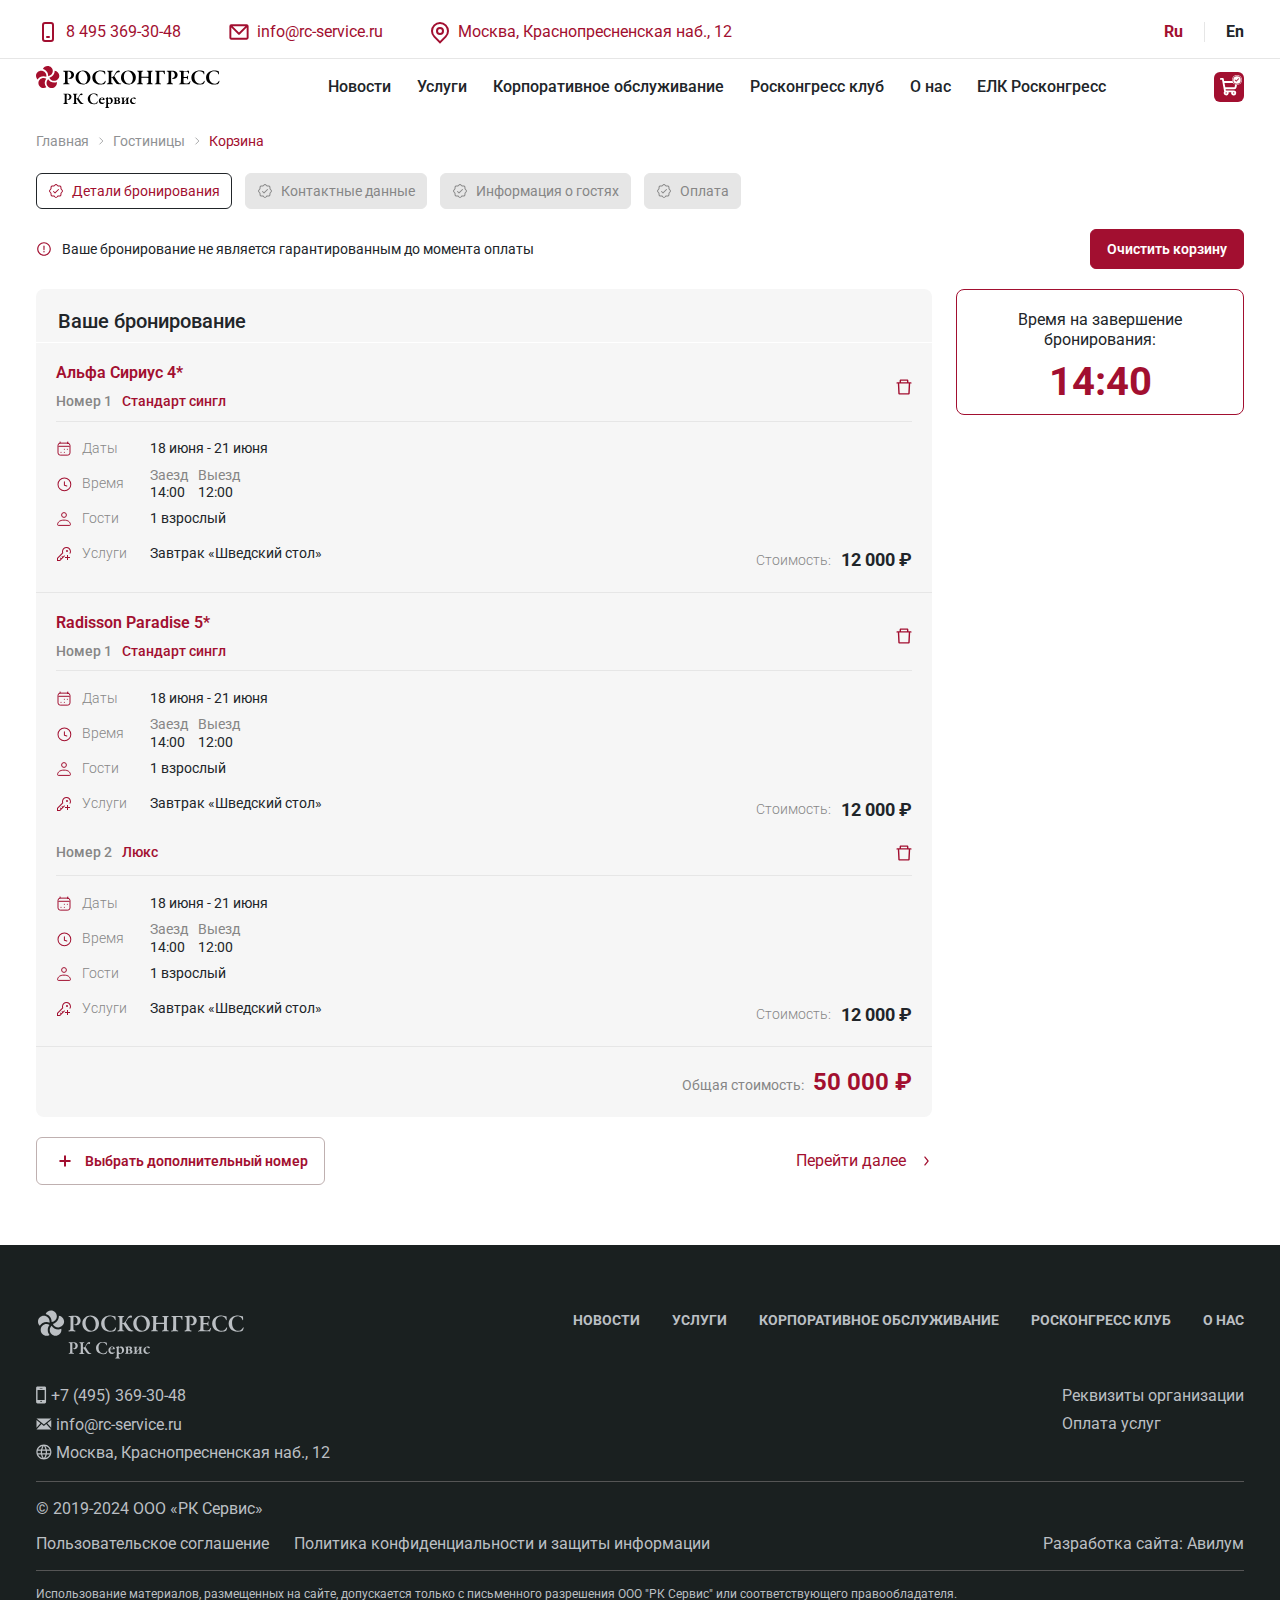
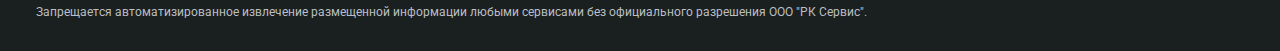
<file: basket.html>
<!DOCTYPE html>
<html lang="ru">

<head>
	<meta charset="UTF-8">
	<meta http-equiv="X-UA-Compatible" content="IE=edge">
	<meta name="viewport" content="width=device-width, initial-scale=1.0">
	<title>РК Сервис</title>
	<meta property="og:title" content="РК Сервис">
	<meta property="og:description" content="Описание">
	<meta property="og:url" content="/">
	<meta property="og:site_name" content="РК Сервис">
	<!-- favicon -->
	<link rel="apple-touch-icon" sizes="180x180" href="img/favicon/apple-touch-icon.png">
	<link rel="icon" type="image/png" sizes="32x32" href="img/favicon/favicon-32x32.png">
	<link rel="icon" type="image/png" sizes="16x16" href="img/favicon/favicon-16x16.png">
	<link rel="manifest" href="img/favicon/site.webmanifest">
	<link rel="mask-icon" href="img/favicon/safari-pinned-tab.svg" color="#5bbad5">
	<meta name="msapplication-TileColor" content="#da532c">
	<meta name="theme-color" content="#ffffff">
	<!-- styles -->
	<link rel="stylesheet" href="css/vendor.min.css">
	<link rel="stylesheet" href="css/app.min.css">
</head>

<body>
	<!-- wrapper -->
	<div class="wrapper">
		<!-- header -->
		<header class="header" id="header">
			<div class="header__top">
				<div class="container">
					<div class="header__wrapper">
						<div class="header-contacts header__contacts">
							<ul class="header-contacts__list">
								<li class="header-contacts__item">
									<a href="tel:84953693048" class="header-contacts__link">
										<svg>
											<use xlink:href="img/sprite.svg#icon-tel"></use>
										</svg>
										<span>8 495 369-30-48</span>
									</a>
								</li>
								<li class="header-contacts__item">
									<a href="mailto:info@rc-service.ru" class="header-contacts__link">
										<svg>
											<use xlink:href="img/sprite.svg#icon-email"></use>
										</svg>
										<span>info@rc-service.ru</span>
									</a>
								</li>
								<li class="header-contacts__item">
									<address class="header-contacts__link">
										<svg>
											<use xlink:href="img/sprite.svg#icon-location"></use>
										</svg>
										<span>Москва, Краснопресненская наб., 12</span>
									</address>
								</li>
							</ul>
						</div>
						<div class="c-languages header__languages">
							<ul class="c-languages__list">
								<li class="c-languages__item is--active">
									<a href="#" class="c-languages__link">Ru</a>
								</li>
								<li class="c-languages__item">
									<a href="#" class="c-languages__link">En</a>
								</li>
							</ul>
						</div>
					</div>
				</div>
			</div>
			<div class="header__bottom">
				<div class="container">
					<div class="header__wrapper">
						<a href="index.html" class="header__logotype">
							<img src="img/logotype.svg" width="184" height="44" alt="РК Сервис">
						</a>
						<nav class="nav header__nav">
							<ul class="nav__list">
								<li class="nav__item">
									<a href="#" class="nav__link">Новости</a>
								</li>
								<li class="nav__item">
									<a href="#" class="nav__link">Услуги</a>
								</li>
								<li class="nav__item">
									<a href="#" class="nav__link">Корпоративное обслуживание</a>
								</li>
								<li class="nav__item">
									<a href="#" class="nav__link">Росконгресс клуб</a>
								</li>
								<li class="nav__item">
									<a href="#" class="nav__link">О нас</a>
								</li>
								<li class="nav__item">
									<a href="#" class="nav__link">ЕЛК Росконгресс</a>
								</li>
							</ul>
						</nav>
						<button class="hamburger" id="hamburger-toggle" aria-label="Меню">
							<span class="hamburger__inner"></span>
							<span class="hamburger__inner"></span>
							<span class="hamburger__inner"></span>
						</button>
						<div class="c-basket header__basket">
							<a href="#" class="c-basket__btn">
								<div class="c-basket__group">
									<svg class="c-basket__icon">
										<use xlink:href="img/sprite.svg#icon-basket"></use>
									</svg>
									<svg class="c-basket__status">
										<use xlink:href="img/sprite.svg#icon-check"></use>
									</svg>
								</div>
							</a>
						</div>
					</div>
				</div>
			</div>
		</header>
		<!-- end of header -->
		<!-- content -->
		<div class="wrapper__content">
			<!-- basket -->
			<div class="basket" id="basket">
				<div class="container">
					<!-- breadcrumb -->
					<nav class="breadcrumbs" aria-label="Breadcrumb">
						<ol class="breadcrumbs__list">
							<li class="breadcrumbs__item">
								<a href="index.html" class="breadcrumbs__link">Главная</a>
							</li>
							<li class="breadcrumbs__item">
								<a href="#" class="breadcrumbs__link">Гостиницы</a>
							</li>
							<li class="breadcrumbs__item">
								<a href="basket.html" class="breadcrumbs__link">Корзина</a>
							</li>
						</ol>
					</nav>
					<!-- end of breadcrumb -->
					<div class="c-stages basket__stages">
						<ul class="c-stages__list">
							<li class="c-stages__item is--active">
								<div class="c-stages__btn">
									<svg class="c-basket__icon">
										<use xlink:href="img/sprite.svg#icon-check-status"></use>
									</svg>
									<span>Детали бронирования</span>
								</div>
							</li>
							<li class="c-stages__item">
								<div class="c-stages__btn">
									<svg class="c-basket__icon">
										<use xlink:href="img/sprite.svg#icon-check-status"></use>
									</svg>
									<span>Контактные данные</span>
								</div>
							</li>
							<li class="c-stages__item">
								<div class="c-stages__btn">
									<svg class="c-basket__icon">
										<use xlink:href="img/sprite.svg#icon-check-status"></use>
									</svg>
									<span>Информация о гостях</span>
								</div>
							</li>
							<li class="c-stages__item">
								<div class="c-stages__btn">
									<svg class="c-basket__icon">
										<use xlink:href="img/sprite.svg#icon-check-status"></use>
									</svg>
									<span>Оплата</span>
								</div>
							</li>
						</ul>
					</div>
					<div class="basket__topping">
						<div class="c-notify basket__notify">
							<p class="c-notify__description">Ваше бронирование не является гарантированным до момента оплаты</p>
						</div>
						<a href="#" class="basket__clear btn">Очистить корзину</a>
					</div>
					<div class="basket__row">
						<div class="basket__left">
							<div class="basket__wrap">
								<div class="basket__top">
									<h3 class="basket__title">Ваше бронирование</h3>
								</div>
								<div class="basket__main">
									<div class="basket-reservation">
										<div class="basket-reservation__wrap">
											<div class="basket-reservation__item">
												<div class="basket-reservation__top">
													<div class="basket-reservation__group">
														<h3 class="basket-reservation__title">Альфа Сириус 4*</h3>
														<div class="basket-reservation__info">
															<span class="basket-reservation__elem">Номер 1</span>
															<span class="basket-reservation__elem basket-reservation__elem--accent">Стандарт сингл</span>
														</div>
													</div>
													<div class="basket-reservation__group">
														<button class="basket-reservation__delete" aria-label="Удалить">
															<svg>
																<use xlink:href="img/sprite.svg#icon-trash"></use>
															</svg>
														</button>
													</div>
												</div>
												<div class="basket-reservation__main">
													<div class="basket-reservation__left">
														<div class="basket-reservation__details">
															<div class="basket-reservation-details basket-reservation__details-item">
																<div class="basket-reservation-details__left">
																	<div class="basket-reservation-details__inner">
																		<svg class="basket-reservation-details__icon">
																			<use xlink:href="img/sprite.svg#icon-calendar"></use>
																		</svg>
																		<span class="basket-reservation-details__label">Даты</span>
																	</div>
																</div>
																<div class="basket-reservation-details__right">
																	<div class="basket-reservation-details__inner">
																		<span class="basket-reservation-details__value">18 июня - 21 июня</span>
																	</div>
																</div>
															</div>
															<div class="basket-reservation-details basket-reservation__details-item">
																<div class="basket-reservation-details__left">
																	<div class="basket-reservation-details__inner">
																		<svg class="basket-reservation-details__icon">
																			<use xlink:href="img/sprite.svg#icon-clock"></use>
																		</svg>
																		<span class="basket-reservation-details__label">Время</span>
																	</div>
																</div>
																<div class="basket-reservation-details__right">
																	<div class="basket-reservation-details__inner">
																		<span class="basket-reservation-details__value"><span>Заезд</span> 14:00</span>
																		<span class="basket-reservation-details__value"><span>Выезд</span> 12:00</span>
																	</div>
																</div>
															</div>
															<div class="basket-reservation-details basket-reservation__details-item">
																<div class="basket-reservation-details__left">
																	<div class="basket-reservation-details__inner">
																		<svg class="basket-reservation-details__icon">
																			<use xlink:href="img/sprite.svg#icon-user"></use>
																		</svg>
																		<span class="basket-reservation-details__label">Гости</span>
																	</div>
																</div>
																<div class="basket-reservation-details__right">
																	<div class="basket-reservation-details__inner">
																		<span class="basket-reservation-details__value">1 взрослый</span>
																	</div>
																</div>
															</div>
															<div class="basket-reservation-details basket-reservation__details-item">
																<div class="basket-reservation-details__left">
																	<div class="basket-reservation-details__inner">
																		<svg class="basket-reservation-details__icon">
																			<use xlink:href="img/sprite.svg#icon-services"></use>
																		</svg>
																		<span class="basket-reservation-details__label">Услуги</span>
																	</div>
																</div>
																<div class="basket-reservation-details__right">
																	<div class="basket-reservation-details__inner">
																		<span class="basket-reservation-details__value">Завтрак «Шведский стол»</span>
																	</div>
																</div>
															</div>
														</div>
													</div>
													<div class="basket-reservation__right">
														<div class="basket-reservation__prices">
															<span class="basket-reservation__label">Стоимость:</span>
															<span class="basket-reservation__price">12 000 ₽</span>
														</div>
													</div>
												</div>
											</div>
										</div>
										<div class="basket-reservation__wrap">
											<div class="basket-reservation__item">
												<div class="basket-reservation__top">
													<div class="basket-reservation__group">
														<h3 class="basket-reservation__title">Radisson Paradise 5*</h3>
														<div class="basket-reservation__info">
															<span class="basket-reservation__elem">Номер 1</span>
															<span class="basket-reservation__elem basket-reservation__elem--accent">Стандарт сингл</span>
														</div>
													</div>
													<div class="basket-reservation__group">
														<button class="basket-reservation__delete" aria-label="Удалить">
															<svg>
																<use xlink:href="img/sprite.svg#icon-trash"></use>
															</svg>
														</button>
													</div>
												</div>
												<div class="basket-reservation__main">
													<div class="basket-reservation__left">
														<div class="basket-reservation__details">
															<div class="basket-reservation-details basket-reservation__details-item">
																<div class="basket-reservation-details__left">
																	<div class="basket-reservation-details__inner">
																		<svg class="basket-reservation-details__icon">
																			<use xlink:href="img/sprite.svg#icon-calendar"></use>
																		</svg>
																		<span class="basket-reservation-details__label">Даты</span>
																	</div>
																</div>
																<div class="basket-reservation-details__right">
																	<div class="basket-reservation-details__inner">
																		<span class="basket-reservation-details__value">18 июня - 21 июня</span>
																	</div>
																</div>
															</div>
															<div class="basket-reservation-details basket-reservation__details-item">
																<div class="basket-reservation-details__left">
																	<div class="basket-reservation-details__inner">
																		<svg class="basket-reservation-details__icon">
																			<use xlink:href="img/sprite.svg#icon-clock"></use>
																		</svg>
																		<span class="basket-reservation-details__label">Время</span>
																	</div>
																</div>
																<div class="basket-reservation-details__right">
																	<div class="basket-reservation-details__inner">
																		<span class="basket-reservation-details__value"><span>Заезд</span> 14:00</span>
																		<span class="basket-reservation-details__value"><span>Выезд</span> 12:00</span>
																	</div>
																</div>
															</div>
															<div class="basket-reservation-details basket-reservation__details-item">
																<div class="basket-reservation-details__left">
																	<div class="basket-reservation-details__inner">
																		<svg class="basket-reservation-details__icon">
																			<use xlink:href="img/sprite.svg#icon-user"></use>
																		</svg>
																		<span class="basket-reservation-details__label">Гости</span>
																	</div>
																</div>
																<div class="basket-reservation-details__right">
																	<div class="basket-reservation-details__inner">
																		<span class="basket-reservation-details__value">1 взрослый</span>
																	</div>
																</div>
															</div>
															<div class="basket-reservation-details basket-reservation__details-item">
																<div class="basket-reservation-details__left">
																	<div class="basket-reservation-details__inner">
																		<svg class="basket-reservation-details__icon">
																			<use xlink:href="img/sprite.svg#icon-services"></use>
																		</svg>
																		<span class="basket-reservation-details__label">Услуги</span>
																	</div>
																</div>
																<div class="basket-reservation-details__right">
																	<div class="basket-reservation-details__inner">
																		<span class="basket-reservation-details__value">Завтрак «Шведский стол»</span>
																	</div>
																</div>
															</div>
														</div>
													</div>
													<div class="basket-reservation__right">
														<div class="basket-reservation__prices">
															<span class="basket-reservation__label">Стоимость:</span>
															<span class="basket-reservation__price">12 000 ₽</span>
														</div>
													</div>
												</div>
											</div>
											<div class="basket-reservation__item">
												<div class="basket-reservation__top">
													<div class="basket-reservation__group">
														<div class="basket-reservation__info">
															<span class="basket-reservation__elem">Номер 2</span>
															<span class="basket-reservation__elem basket-reservation__elem--accent">Люкс</span>
														</div>
													</div>
													<div class="basket-reservation__group">
														<button class="basket-reservation__delete" aria-label="Удалить">
															<svg>
																<use xlink:href="img/sprite.svg#icon-trash"></use>
															</svg>
														</button>
													</div>
												</div>
												<div class="basket-reservation__main">
													<div class="basket-reservation__left">
														<div class="basket-reservation__details">
															<div class="basket-reservation-details basket-reservation__details-item">
																<div class="basket-reservation-details__left">
																	<div class="basket-reservation-details__inner">
																		<svg class="basket-reservation-details__icon">
																			<use xlink:href="img/sprite.svg#icon-calendar"></use>
																		</svg>
																		<span class="basket-reservation-details__label">Даты</span>
																	</div>
																</div>
																<div class="basket-reservation-details__right">
																	<div class="basket-reservation-details__inner">
																		<span class="basket-reservation-details__value">18 июня - 21 июня</span>
																	</div>
																</div>
															</div>
															<div class="basket-reservation-details basket-reservation__details-item">
																<div class="basket-reservation-details__left">
																	<div class="basket-reservation-details__inner">
																		<svg class="basket-reservation-details__icon">
																			<use xlink:href="img/sprite.svg#icon-clock"></use>
																		</svg>
																		<span class="basket-reservation-details__label">Время</span>
																	</div>
																</div>
																<div class="basket-reservation-details__right">
																	<div class="basket-reservation-details__inner">
																		<span class="basket-reservation-details__value"><span>Заезд</span> 14:00</span>
																		<span class="basket-reservation-details__value"><span>Выезд</span> 12:00</span>
																	</div>
																</div>
															</div>
															<div class="basket-reservation-details basket-reservation__details-item">
																<div class="basket-reservation-details__left">
																	<div class="basket-reservation-details__inner">
																		<svg class="basket-reservation-details__icon">
																			<use xlink:href="img/sprite.svg#icon-user"></use>
																		</svg>
																		<span class="basket-reservation-details__label">Гости</span>
																	</div>
																</div>
																<div class="basket-reservation-details__right">
																	<div class="basket-reservation-details__inner">
																		<span class="basket-reservation-details__value">1 взрослый</span>
																	</div>
																</div>
															</div>
															<div class="basket-reservation-details basket-reservation__details-item">
																<div class="basket-reservation-details__left">
																	<div class="basket-reservation-details__inner">
																		<svg class="basket-reservation-details__icon">
																			<use xlink:href="img/sprite.svg#icon-services"></use>
																		</svg>
																		<span class="basket-reservation-details__label">Услуги</span>
																	</div>
																</div>
																<div class="basket-reservation-details__right">
																	<div class="basket-reservation-details__inner">
																		<span class="basket-reservation-details__value">Завтрак «Шведский стол»</span>
																	</div>
																</div>
															</div>
														</div>
													</div>
													<div class="basket-reservation__right">
														<div class="basket-reservation__prices">
															<span class="basket-reservation__label">Стоимость:</span>
															<span class="basket-reservation__price">12 000 ₽</span>
														</div>
													</div>
												</div>
											</div>
										</div>
										<div class="basket-reservation__wrap">
											<div class="basket-reservation__total">
												<span class="basket-reservation__total-price">Общая стоимость: <span>50 000 ₽</span></span>
											</div>
										</div>
									</div>
								</div>
							</div>
							<div class="basket-pagination basket__pagination">
								<div class="basket-pagination__wrapper basket-pagination__wrapper--wide basket-pagination__wrapper--column">
									<a href="#" class="basket-pagination__btn btn btn--border">
										<svg>
											<use xlink:href="img/sprite.svg#icon-plus"></use>
										</svg>
										<span>Выбрать дополнительный номер</span>
									</a>
									<a href="#" class="basket-pagination__link is--active">
										<span>Перейти далее</span>
										<svg>
											<use xlink:href="img/sprite.svg#icon-arrow-next"></use>
										</svg>
									</a>
								</div>
							</div>
						</div>
						<div class="basket__right">
							<div class="completion-booking">
								<div class="completion-booking__wrap">
									<div class="completion-booking__wrapper">
										<span class="completion-booking__title">Время на завершение бронирования:</span>
										<span class="completion-booking__timer">14:40</span>
									</div>
									<p class="completion-booking__notify">Пожалуйста, завершите бронирование и перейдите к оплате. Корзина будет очищена по истечении указанного времени</p>
								</div>
							</div>
						</div>
					</div>
				</div>
			</div>
			<!-- end of basket -->
		</div>
		<!-- end of content -->
		<!-- footer -->
		<footer class="footer" itemscope="" itemtype="https://schema.org/WPFooter">
			<div class="container">
				<div class="footer_item">
					<a class="logo" href="/" title="РОСКОНГРЕСС">
						<svg xmlns="http://www.w3.org/2000/svg" id="logo-footer" viewBox="0 0 206 49" class="logo-footer">
							<path d="M0 11.6441C0 8.44408 2.61587 5.82821 5.81587 5.82821C9.01587 5.82821 11.6317 8.44408 11.6317 11.6441C11.6317 11.9996 11.6063 12.3552 11.5302 12.7107C10.5905 12.3298 9.5746 12.1012 8.50794 12.1012C5.68889 12.1012 3.2 13.5996 1.82857 15.86C0.711111 14.7933 0 13.2949 0 11.6441ZM9.75238 19.9234C9.75238 18.0441 10.4127 16.3171 11.5302 14.9711C10.6413 14.4377 9.6 14.1076 8.50794 14.1076C5.30794 14.1076 2.69206 16.7234 2.69206 19.9234C2.69206 23.1234 5.30794 25.7393 8.50794 25.7393C9.6254 25.7393 10.6413 25.4092 11.5302 24.8758C10.4127 23.5298 9.75238 21.8028 9.75238 19.9234ZM20.2667 19.4663C17.4476 19.4663 14.9587 17.9425 13.5873 15.7076C12.4698 16.7742 11.7587 18.2726 11.7587 19.9234C11.7587 23.1234 14.3746 25.7393 17.5746 25.7393C20.7746 25.7393 23.3905 23.1234 23.3905 19.9234C23.3905 19.5679 23.3397 19.2123 23.2889 18.8568C22.3746 19.2631 21.3333 19.4663 20.2667 19.4663ZM20.8508 5.8536C20.8508 6.00598 20.8762 6.15836 20.8762 6.28535C20.8762 9.94249 18.3365 13.0409 14.9333 13.879C15.8222 15.9615 17.8794 17.4346 20.2921 17.4346C23.4921 17.4346 26.1079 14.8187 26.1079 11.6187C26.0825 8.64725 23.7714 6.15836 20.8508 5.8536ZM13.0286 0.494873C10.6159 0.494873 8.55873 1.96789 7.66984 4.05043C11.073 4.88852 13.6381 7.96154 13.6381 11.6441C13.6381 11.7965 13.6381 11.9488 13.6127 12.0758C16.5333 11.7711 18.8444 9.30757 18.8444 6.28535C18.8444 3.11075 16.254 0.494873 13.0286 0.494873Z" />
							<path d="M36.3174 6.64058C36.0888 6.64058 35.7587 6.79296 35.6571 6.86915C35.5809 6.94534 35.4539 7.19931 35.4285 7.75804C35.4031 8.24058 35.4031 11.2374 35.3777 13.9803C35.3777 16.1898 35.4285 17.739 35.4285 18.3485C35.4539 19.8215 35.5301 20.2533 36.9269 20.6088C37.4095 20.7104 37.6126 20.8882 37.6126 21.1168C37.6126 21.3199 37.2063 21.4469 36.8761 21.4469C36.2412 21.4469 34.8698 21.2945 33.8031 21.2945C33.092 21.2945 31.9237 21.3961 31.1618 21.3961C30.6031 21.3961 30.2729 21.2692 30.2729 21.0152C30.2729 20.8374 30.6031 20.6596 30.8571 20.5834C32.0507 20.3041 32.3301 19.9231 32.4063 18.8311C32.4825 17.866 32.5587 16.2914 32.5587 15.0723C32.5587 14.3104 32.5587 8.9009 32.5079 8.18979C32.4317 7.35169 32.3047 6.97074 30.9841 6.79296C30.6793 6.74217 30.4253 6.56439 30.4253 6.4374C30.4253 6.23423 30.6539 6.10725 30.9333 6.05645C31.0856 6.03106 31.5174 6.03106 31.7206 6.03106C33.2698 6.03106 35.2507 5.82788 36.3428 5.82788C38.6539 5.82788 40.2285 6.25963 41.219 7.22471C42.3618 8.34217 42.6158 9.6374 42.6158 10.4755C42.6158 12.4565 41.7269 13.5231 41.0158 14.1326C40.3809 14.666 39.0603 15.2247 38.1206 15.2247C37.8666 15.2247 37.1809 15.1739 36.8761 15.0469C36.546 14.8945 36.3682 14.793 36.3682 14.5644C36.3682 14.4628 36.546 14.3358 36.7237 14.3358H37.0793C38.0952 14.3358 39.5936 13.1168 39.5936 10.6279C39.5936 8.67233 38.2983 6.64058 36.3174 6.64058Z" />
							<path d="M61.0031 13.447C61.0031 16.6216 59.6571 18.6533 57.9555 20.0248C56.584 21.0914 54.5269 21.7517 52.6729 21.7517C50.1333 21.7517 47.9237 20.7867 46.3999 19.1613C45.1047 17.7644 44.3174 15.8597 44.3174 13.6248C44.3174 10.6787 45.6126 8.79936 47.4412 7.35174C48.5333 6.51364 50.565 5.62476 52.5714 5.62476C57.9047 5.62476 61.0031 9.58666 61.0031 13.447ZM49.2698 7.7073C48.4571 8.4946 47.5682 10.247 47.5682 13.1168C47.5682 16.8248 49.8285 20.8628 53.3587 20.8628C54.6793 20.8628 55.5174 20.1771 55.8221 19.8724C56.838 18.8565 57.6761 16.774 57.6761 14.2089C57.6761 12.3041 56.9396 9.40888 55.1618 7.78349C54.3491 7.07237 53.0285 6.48825 51.9618 6.48825C50.8952 6.46285 49.8285 7.14856 49.2698 7.7073Z" />
							<path d="M75.4285 6.00571C76.0127 6.1581 76.6222 6.28508 77.1555 6.36127C77.3333 6.36127 77.5111 6.64064 77.5111 7.02159C77.5365 7.7073 77.5873 8.5454 77.6381 9.23111C77.6635 9.73905 77.4857 10.1454 77.2317 10.1454C77.1047 10.1454 76.9016 9.86603 76.7746 9.48508C76.5206 8.74857 76.165 8.08825 75.7587 7.7581C74.7174 6.8946 73.4984 6.36127 72.1778 6.36127C68.3428 6.36127 66.5143 9.40889 66.5143 13.066C66.5143 14.6914 66.7936 16.0883 67.327 17.1549C68.6476 19.8216 70.8571 20.7613 72.7365 20.7613C73.0412 20.7613 74.2349 20.7105 75.073 20.2025C75.9619 19.6946 76.6222 18.9835 77.1809 17.993C77.4603 17.4597 77.6381 17.2565 77.8412 17.2565C78.0952 17.2565 78.0952 17.8914 78.0444 18.1454C77.9174 18.7549 77.5365 19.8216 77.3333 20.2533C77.2571 20.4819 76.8254 20.8629 76.4698 21.0152C76.1397 21.1422 74.4635 21.7263 72.2539 21.7263C68.673 21.7263 66.1333 20.1263 65.1428 19.0089C64.2285 17.9422 63.1111 16.266 63.1111 13.574C63.1111 10.6533 64.7619 8.59619 65.7778 7.78349C67.8349 6.08191 70.3238 5.59937 72.3047 5.59937C73.3968 5.62476 74.5651 5.80254 75.4285 6.00571Z" />
							<path d="M80.3555 5.90412C80.9396 5.90412 82.0825 6.0311 82.8444 6.0311C83.5809 6.0311 84.9777 5.92952 85.5364 5.92952C86.019 5.92952 86.2729 6.0565 86.2729 6.25968C86.2729 6.48825 85.9174 6.58983 85.638 6.66603C84.6983 6.91999 84.4952 7.04698 84.419 8.13904C84.3682 9.02793 84.3936 11.7454 84.3936 12.8629C84.3936 12.9644 84.4698 13.1168 84.5714 13.1168C85.8666 13.0152 86.6793 12.6089 87.5428 11.2121C88.2285 10.0946 88.711 9.18031 89.2952 8.24063C90.2602 6.64063 91.4285 5.62476 92.7237 5.62476C93.5364 5.62476 93.9682 5.95491 93.9682 6.64063C93.9682 6.8692 93.7904 7.27555 93.6634 7.40253C93.4602 7.6311 93.2571 7.6565 92.9523 7.6311C92.6983 7.58031 92.3682 7.50412 92.1396 7.50412C90.7174 7.50412 90.0825 8.51999 89.4222 9.58666C88.7364 10.6533 88.2031 11.4914 87.8475 11.9994C87.8221 12.0502 87.8221 12.1517 87.8475 12.2025C88.4063 13.2692 90.565 16.6724 91.6063 18.0692C93.2063 20.1771 93.8158 20.3295 95.111 20.6343C95.2634 20.6851 95.492 20.7867 95.492 20.8882C95.492 21.1168 95.3396 21.2438 95.0095 21.3454C94.6793 21.447 94.1206 21.4724 93.5618 21.4724C91.4285 21.4724 90.3872 21.1422 89.4475 19.8724C88.5587 18.7549 87.5428 17.1803 86.4253 15.4279C85.638 14.1581 85.3079 13.7263 84.546 13.7263C84.419 13.7263 84.3936 13.9041 84.3682 14.0057C84.3682 15.9613 84.4444 18.5009 84.4698 19.3898C84.4952 19.8724 84.6221 20.2279 85.6888 20.5073C86.1206 20.6343 86.3999 20.7867 86.3999 20.9898C86.3999 21.2184 85.9936 21.3454 85.6126 21.3454C85.0793 21.3454 83.4031 21.2946 82.6666 21.2946C81.9301 21.2946 80.711 21.3962 79.9491 21.3962C79.5936 21.3962 79.2888 21.193 79.2888 21.0406C79.2888 20.8121 79.492 20.7105 79.9999 20.5835C81.1682 20.3295 81.4221 19.974 81.4983 18.5009C81.5491 17.2819 81.5491 15.6311 81.5491 13.0406C81.5491 10.2216 81.4983 9.3073 81.4729 8.41841C81.4475 7.27555 81.219 6.97079 80.3809 6.71682C79.746 6.53904 79.5936 6.38666 79.5936 6.20888C79.6444 6.00571 80.0253 5.90412 80.3555 5.90412Z" />
							<path d="M111.924 13.447C111.924 16.6216 110.578 18.6533 108.876 20.0248C107.505 21.0914 105.448 21.7517 103.594 21.7517C101.054 21.7517 98.8444 20.7867 97.3206 19.1613C96.0253 17.7644 95.238 15.8597 95.238 13.6248C95.238 10.6787 96.5333 8.79936 98.3618 7.35174C99.4539 6.51364 101.486 5.62476 103.517 5.62476C108.851 5.62476 111.924 9.58666 111.924 13.447ZM100.19 7.7073C99.3777 8.4946 98.4888 10.247 98.4888 13.1168C98.4888 16.8248 100.749 20.8628 104.279 20.8628C105.6 20.8628 106.438 20.1771 106.743 19.8724C107.759 18.8565 108.597 16.774 108.597 14.2089C108.597 12.3041 107.835 9.40888 106.082 7.78349C105.27 7.07237 103.949 6.48825 102.882 6.48825C101.841 6.46285 100.749 7.14856 100.19 7.7073Z" />
							<path d="M118.451 12.9136C120.102 12.9136 123.276 12.812 125.816 12.812C125.917 12.812 126.019 12.5834 126.044 12.2025C126.095 11.8977 126.095 9.05326 125.994 8.11358C125.892 7.25008 125.765 6.99612 124.8 6.74215C124.47 6.64056 124.089 6.51358 124.089 6.25961C124.089 6.08183 124.343 5.95485 124.876 5.95485C125.181 5.95485 126.984 6.03104 127.594 6.03104C128.356 6.03104 129.879 5.92945 130.184 5.92945C130.641 5.92945 130.921 6.05643 130.921 6.23421C130.921 6.48818 130.692 6.61516 130.159 6.76755C129.295 6.97072 129.143 7.35167 129.092 8.03739C128.965 9.18024 128.889 11.339 128.889 14.7675C128.889 17.1294 128.965 18.3993 128.99 19.1866C129.016 20.1263 129.244 20.2025 130.235 20.5072C130.667 20.6596 130.921 20.812 130.921 21.0152C130.921 21.2691 130.59 21.3453 130.159 21.3453C129.752 21.3453 128.457 21.2691 127.721 21.2691C127.187 21.2691 125.257 21.3961 124.775 21.3961C124.19 21.3961 123.962 21.2691 123.962 21.066C123.962 20.8628 124.267 20.6596 124.622 20.558C125.816 20.2533 125.841 20.0501 125.968 18.2723C126.044 17.3072 126.07 15.0469 126.019 14.3866C126.019 14.158 125.917 14.0818 125.816 14.0818C123.886 14.0818 118.933 14.0056 118.451 14.0564C118.324 14.0818 118.146 14.285 118.146 14.412C118.095 15.3009 118.146 17.8914 118.171 18.6533C118.197 19.7961 118.349 20.1517 119.34 20.431C119.848 20.5834 120.178 20.7612 120.178 21.0406C120.203 21.2691 119.721 21.3453 119.416 21.3453C119.238 21.3453 117.232 21.2691 116.394 21.2691C115.835 21.2691 114.616 21.3707 113.778 21.3707C113.143 21.3707 112.94 21.2437 112.94 21.066C112.94 20.812 113.194 20.6596 113.625 20.5326C114.692 20.2533 114.895 19.9739 115.022 18.958C115.124 17.9929 115.251 14.3866 115.251 11.085C115.251 10.3485 115.302 9.02786 115.251 8.06278C115.2 7.27548 114.997 6.99612 114.184 6.76755C113.625 6.58977 113.371 6.43739 113.371 6.23421C113.371 6.00564 113.676 5.90405 114.108 5.90405C114.768 5.90405 116.089 6.00564 116.724 6.00564C117.74 6.00564 118.832 5.92945 119.416 5.92945C119.924 5.92945 120.203 6.03104 120.203 6.23421C120.203 6.48818 119.898 6.64056 119.39 6.76755C118.375 6.99612 118.298 7.45326 118.273 8.44374C118.222 9.30723 118.121 12.1263 118.197 12.5834C118.171 12.7866 118.273 12.9136 118.451 12.9136Z" />
							<path d="M144.178 5.87866C144.356 5.87866 144.483 6.00565 144.483 6.13263C144.432 6.84374 144.457 8.36755 144.483 9.20565C144.508 9.51041 144.33 9.96755 144.152 9.96755C143.949 9.96755 143.721 9.84057 143.568 9.28184C143.263 8.21517 142.806 7.09771 141.917 7.02152C141.181 6.91993 139.352 6.94533 138.844 6.97073C138.362 6.97073 138.235 7.12311 138.235 7.35168C138.159 8.62152 138.159 10.8056 138.159 12.4056C138.159 14.1072 138.184 17.3326 138.184 19.0596C138.209 20.1009 138.59 20.3295 139.708 20.6088C140.063 20.7358 140.343 20.8882 140.343 21.0914C140.343 21.2945 140.063 21.4469 139.632 21.4469C139.022 21.4469 137.549 21.3199 136.635 21.3199C135.746 21.3199 134.222 21.4723 133.74 21.4723C133.359 21.4723 133.079 21.2437 133.079 21.1422C133.079 20.8882 133.359 20.7104 133.79 20.6088C134.832 20.3802 134.933 19.9485 134.984 19.3898C135.06 18.6279 135.238 17.2056 135.238 12.4564C135.238 10.2215 135.238 8.7485 135.187 8.11358C135.136 7.32628 134.959 7.02152 134.019 6.81834C133.486 6.66596 133.283 6.53898 133.283 6.28501C133.283 6.10723 133.613 5.98025 133.994 5.98025C135.06 5.98025 136 6.05644 136.965 6.05644H140.114C143.314 6.03104 143.898 5.92946 144.178 5.87866Z" />
							<path d="M152.432 6.64058C152.203 6.64058 151.873 6.79296 151.771 6.86915C151.695 6.94534 151.568 7.19931 151.543 7.75804C151.517 8.24058 151.517 11.2374 151.492 13.9803C151.492 16.1898 151.543 17.739 151.543 18.3485C151.568 19.8215 151.644 20.2533 153.041 20.6088C153.524 20.7104 153.727 20.8882 153.727 21.1168C153.727 21.3199 153.321 21.4469 152.991 21.4469C152.356 21.4469 150.984 21.2945 149.917 21.2945C149.206 21.2945 148.038 21.3961 147.276 21.3961C146.717 21.3961 146.387 21.2692 146.387 21.0152C146.387 20.8374 146.717 20.6596 146.971 20.5834C148.165 20.3041 148.444 19.9231 148.521 18.8311C148.597 17.866 148.673 16.2914 148.673 15.0723C148.673 14.3104 148.673 8.9009 148.622 8.18979C148.546 7.35169 148.419 6.97074 147.098 6.79296C146.794 6.74217 146.54 6.56439 146.54 6.4374C146.54 6.23423 146.768 6.10725 147.048 6.05645C147.2 6.03106 147.632 6.03106 147.835 6.03106C149.384 6.03106 151.365 5.82788 152.457 5.82788C154.768 5.82788 156.343 6.25963 157.333 7.22471C158.476 8.34217 158.73 9.6374 158.73 10.4755C158.73 12.4565 157.841 13.5231 157.13 14.1326C156.495 14.666 155.175 15.2247 154.235 15.2247C153.981 15.2247 153.295 15.1739 152.991 15.0469C152.66 14.8945 152.483 14.793 152.483 14.5644C152.483 14.4628 152.66 14.3358 152.838 14.3358H153.194C154.21 14.3358 155.708 13.1168 155.708 10.6279C155.708 8.67233 154.413 6.64058 152.432 6.64058Z" />
							<path d="M169.168 6.03153C169.956 6.03153 170.946 5.92994 171.302 5.87915C171.403 5.85375 171.556 6.03153 171.581 6.18391C171.606 6.61566 171.606 8.29185 171.606 8.77439C171.606 9.10454 171.429 9.4601 171.225 9.4601C170.997 9.4601 170.819 9.10455 170.768 8.85058C170.463 7.50455 169.778 7.12359 169.219 7.0474C168.762 6.97121 167.721 6.86963 165.867 6.89502C165.765 6.89502 165.587 6.99661 165.562 7.58074C165.511 8.19026 165.435 11.5426 165.46 12.8633C165.46 12.9395 165.562 13.0918 165.689 13.0918H167.619C169.346 13.0918 169.295 12.9903 169.752 11.9236C169.905 11.568 170.057 11.2887 170.286 11.2887C170.489 11.2887 170.54 11.695 170.514 11.9744C170.463 12.6601 170.413 13.0918 170.413 13.6506C170.413 14.3109 170.463 14.6918 170.514 15.3014C170.54 15.7331 170.387 16.0379 170.21 16.0379C170.006 16.0379 169.829 15.7585 169.752 15.5045C169.448 14.4379 169.117 14.2855 168.178 14.2093C167.416 14.1331 166.502 14.1331 165.765 14.1331C165.663 14.1331 165.46 14.3871 165.46 14.4125C165.359 15.0982 165.384 16.9776 165.41 17.7649C165.435 18.349 165.41 19.2379 165.511 19.7458C165.587 19.9744 165.79 20.2791 166.044 20.3299C166.425 20.4061 167.187 20.4823 168 20.4823C168.737 20.4823 169.625 20.4823 170.235 20.2538C170.946 19.9744 171.606 19.4157 172.14 18.476C172.47 17.8411 172.698 17.6379 172.876 17.6379C173.13 17.6379 173.105 18.1458 173.079 18.349C173.079 18.5522 172.368 20.7617 172.165 21.1426C172.089 21.3204 171.708 21.4474 171.581 21.4474C171.327 21.4474 165.359 21.3204 163.53 21.3204C161.905 21.3204 161.651 21.4474 160.787 21.4474C160.33 21.4474 159.975 21.3712 159.975 21.1426C159.975 20.9141 160.279 20.7617 160.711 20.6601C161.93 20.3807 162.26 20.1268 162.362 18.8315C162.438 17.8157 162.565 15.9871 162.565 12.9903C162.565 10.1458 162.59 9.02835 162.54 8.34264C162.489 7.47915 162.286 6.99661 161.27 6.79343C160.762 6.69185 160.508 6.59026 160.508 6.36169C160.508 6.13312 160.914 6.00613 161.244 6.00613C162.387 6.00613 164.368 6.08232 165.613 6.08232H169.168V6.03153Z" />
							<path d="M186.489 6.00571C187.073 6.1581 187.682 6.28508 188.216 6.36127C188.394 6.36127 188.571 6.64064 188.571 7.02159C188.597 7.7073 188.648 8.5454 188.698 9.23111C188.724 9.73905 188.546 10.1454 188.292 10.1454C188.165 10.1454 187.962 9.86603 187.835 9.48508C187.581 8.74857 187.225 8.08825 186.819 7.7581C185.778 6.8946 184.559 6.36127 183.238 6.36127C179.403 6.36127 177.575 9.40889 177.575 13.066C177.575 14.6914 177.854 16.0883 178.387 17.1549C179.708 19.8216 181.917 20.7613 183.797 20.7613C184.102 20.7613 185.295 20.7105 186.133 20.2025C187.022 19.6946 187.683 18.9835 188.241 17.993C188.521 17.4597 188.698 17.2565 188.902 17.2565C189.156 17.2565 189.156 17.8914 189.105 18.1454C188.978 18.7549 188.597 19.8216 188.368 20.2533C188.292 20.4819 187.86 20.8629 187.505 21.0152C187.175 21.1422 185.498 21.7263 183.289 21.7263C179.708 21.7263 177.168 20.1263 176.178 19.0089C175.263 17.9422 174.146 16.266 174.146 13.574C174.146 10.6533 175.797 8.59619 176.813 7.78349C178.87 6.08191 181.359 5.59937 183.34 5.59937C184.457 5.62476 185.625 5.80254 186.489 6.00571Z" />
							<path d="M202.946 6.00571C203.53 6.1581 204.14 6.28508 204.673 6.36127C204.851 6.36127 205.029 6.64064 205.029 7.02159C205.054 7.7073 205.105 8.5454 205.156 9.23111C205.181 9.73905 205.003 10.1454 204.749 10.1454C204.622 10.1454 204.419 9.86603 204.292 9.48508C204.038 8.74857 203.683 8.08825 203.276 7.7581C202.235 6.8946 201.016 6.36127 199.695 6.36127C195.86 6.36127 194.057 9.40889 194.057 13.066C194.057 14.6914 194.336 16.0883 194.87 17.1549C196.19 19.8216 198.4 20.7613 200.279 20.7613C200.584 20.7613 201.778 20.7105 202.616 20.2025C203.505 19.6946 204.165 18.9835 204.724 17.993C205.003 17.4597 205.181 17.2565 205.384 17.2565C205.638 17.2565 205.638 17.8914 205.587 18.1454C205.46 18.7549 205.079 19.8216 204.851 20.2533C204.775 20.4819 204.343 20.8629 203.987 21.0152C203.657 21.1422 201.981 21.7263 199.771 21.7263C196.19 21.7263 193.651 20.1263 192.66 19.0089C191.746 17.9422 190.629 16.266 190.629 13.574C190.629 10.6533 192.279 8.59619 193.295 7.78349C195.352 6.08191 197.841 5.59937 199.822 5.59937C200.914 5.62476 202.057 5.80254 202.946 6.00571Z" />
							<path d="M35.0222 32.7997C34.8698 32.7997 34.6159 32.9013 34.5397 32.9521C34.4889 33.0029 34.3873 33.2061 34.3873 33.6124C34.3619 33.968 34.3619 36.2283 34.3619 38.2854C34.3619 39.9108 34.3873 41.1299 34.3873 41.5616C34.4127 42.6791 34.4635 43.0092 35.5048 43.2632C35.8603 43.3648 36.0127 43.4918 36.0127 43.6442C36.0127 43.7965 35.7079 43.8981 35.454 43.8981C34.9714 43.8981 33.9556 43.7965 33.1429 43.7965C32.6095 43.7965 31.7206 43.8473 31.1619 43.8473C30.7556 43.8473 30.5016 43.7711 30.5016 43.568C30.5016 43.441 30.7556 43.2886 30.9333 43.2378C31.8222 43.0346 32.0508 42.7553 32.1016 41.9426C32.1524 41.2061 32.2032 40.0124 32.2032 39.1235C32.2032 38.514 32.2032 34.4505 32.1778 33.9426C32.1524 33.3077 32.0254 33.0283 31.0349 32.9013C30.8063 32.8759 30.6286 32.7489 30.6286 32.6219C30.6286 32.4696 30.781 32.368 31.0095 32.3426C31.1365 32.3172 31.4413 32.3172 31.619 32.3172C32.7873 32.3172 34.2603 32.1648 35.073 32.1648C36.8254 32.1648 37.9937 32.495 38.7302 33.2315C39.5936 34.0696 39.7714 35.06 39.7714 35.695C39.7714 37.1934 39.1111 37.9807 38.5778 38.4378C38.0952 38.8442 37.1048 39.2505 36.3937 39.2505C36.1905 39.2505 35.6825 39.2251 35.454 39.1235C35.2 39.0219 35.073 38.9204 35.073 38.768C35.073 38.6918 35.2 38.5902 35.3524 38.5902H35.6317C36.3937 38.5902 37.5111 37.6759 37.5111 35.7965C37.5111 34.3235 36.5206 32.7997 35.0222 32.7997Z" />
							<path d="M41.9047 32.241C42.3365 32.241 43.2 32.3426 43.7841 32.3426C44.3174 32.3426 45.3841 32.241 45.8158 32.241C46.1714 32.241 46.3746 32.3426 46.3746 32.495C46.3746 32.6728 46.0952 32.7743 45.892 32.8251C45.1809 33.0283 45.0285 33.1045 44.9778 33.9426C44.9524 34.6029 44.9524 36.6347 44.9524 37.4728C44.9524 37.5743 45.0032 37.6505 45.0793 37.6505C46.0698 37.5997 46.6539 37.2696 47.3143 36.2283C47.8222 35.4156 48.1778 34.7299 48.6349 33.9934C49.3714 32.8251 50.1587 32.0632 51.1492 32.0632C51.7587 32.0632 52.1651 32.3426 52.1651 32.8505C52.1651 33.0029 52.0127 33.6378 51.8857 33.7648C51.7333 33.9172 51.5809 33.9934 51.3524 33.9172C51.0222 33.8156 50.692 33.7394 50.4381 33.7394C49.6508 33.7394 49.2952 34.095 48.7111 35.0347C48.2032 35.822 47.7968 36.4569 47.5428 36.8632C47.5174 36.8886 47.5174 36.9648 47.5428 37.0156C47.9492 37.8029 49.5746 40.368 50.3619 41.4347C51.5555 43.0093 52.0381 43.1362 53.0032 43.3648C53.1047 43.3902 53.2825 43.4664 53.2825 43.568C53.2825 43.7204 53.1809 43.8474 52.927 43.9235C52.673 43.9997 52.2666 44.0251 51.8349 44.0251C50.2349 44.0251 49.4476 43.7712 48.7365 42.8315C48.0762 41.9934 47.3143 40.8251 46.4762 39.4791C45.8666 38.514 45.6381 38.2093 45.0539 38.1839C44.9524 38.1839 44.9524 38.3109 44.927 38.4124C44.927 39.8855 44.9778 41.7902 45.0032 42.4505C45.0285 42.8315 45.1047 43.1109 45.9174 43.314C46.2476 43.4156 46.4508 43.5426 46.4508 43.6696C46.4508 43.822 46.146 43.9489 45.8412 43.9489C45.4349 43.9489 44.1905 43.9235 43.6317 43.9235C43.073 43.9235 42.1587 43.9997 41.5746 43.9997C41.2952 43.9997 41.092 43.8474 41.092 43.7204C41.092 43.568 41.2444 43.4664 41.6254 43.3648C42.4889 43.1616 42.692 42.9077 42.7428 41.8156C42.7682 40.9013 42.7682 39.6569 42.7682 37.7013C42.7682 35.568 42.7428 34.8823 42.7174 34.2474C42.692 33.3839 42.5397 33.1553 41.9047 32.9775C41.4222 32.8505 41.2952 32.7235 41.2952 32.5966C41.3714 32.3426 41.6508 32.241 41.9047 32.241Z" />
							<path d="M67.2508 32.3165C67.6825 32.4181 68.1397 32.5451 68.546 32.5959C68.673 32.5959 68.8254 32.8245 68.8254 33.0785C68.8508 33.6118 68.8762 34.2467 68.927 34.7546C68.9524 35.1356 68.8254 35.4404 68.6222 35.4404C68.5206 35.4404 68.3936 35.2118 68.2667 34.9578C68.0889 34.3991 67.8095 33.9165 67.5048 33.6626C66.7175 33.0023 65.8032 32.6213 64.8127 32.6213C61.9175 32.6213 60.5714 34.8816 60.5714 37.6753C60.5714 38.8943 60.8 39.9356 61.181 40.7483C62.1714 42.7546 63.8222 43.4404 65.2444 43.4404C65.473 43.4404 66.3619 43.415 66.9968 43.034C67.6571 42.6531 68.1651 42.1197 68.5714 41.3832C68.8 40.9769 68.927 40.8245 69.054 40.8245C69.2571 40.8245 69.2571 41.307 69.2064 41.4848C69.1048 41.9419 68.8254 42.7292 68.673 43.0594C68.6222 43.2118 68.2921 43.5165 68.0127 43.6435C67.7587 43.7451 66.5143 44.1769 64.8381 44.1769C62.146 44.1769 60.2413 42.9578 59.5302 42.1197C58.8444 41.3324 58.0063 40.0626 58.0063 38.0562C58.0063 35.8721 59.2254 34.3229 59.9873 33.688C61.5365 32.4181 63.3905 32.0626 64.8889 32.0626C65.727 32.0372 66.5905 32.1642 67.2508 32.3165Z" />
							<path d="M76.1905 37.1923C76.5968 37.5987 76.8762 38.1574 76.8762 38.7923C76.8762 38.9193 76.6984 39.2241 76.4699 39.2241H72.508C72.4064 39.2241 72.3302 39.2749 72.3048 39.3511C72.254 39.5034 72.2286 39.7574 72.2286 40.0114C72.2286 40.4177 72.4572 41.2558 72.7873 41.6876C73.2445 42.2717 74.0064 42.6019 74.7937 42.6019C75.5556 42.6019 76.0889 42.4241 76.4191 41.9669C76.4953 41.8654 76.5714 41.7384 76.6476 41.7384C76.7238 41.7384 76.8 41.8654 76.8 41.9669C76.8 42.0685 76.7492 42.2717 76.6476 42.4241C76.0889 43.2876 75.2254 43.9987 73.7524 43.9987C71.6699 43.9987 70.4 42.4241 70.4 40.3415C70.4 38.8939 71.1873 37.4463 72.7111 36.7352C73.1683 36.5066 73.7016 36.3796 74.2095 36.3796C74.9715 36.4304 75.7334 36.7352 76.1905 37.1923ZM72.4318 38.4876C72.4064 38.5892 72.4826 38.6654 72.5588 38.6654C73.0413 38.6907 73.6 38.6654 74.4889 38.6654C74.7937 38.6654 75.1238 38.4876 75.1238 38.0558C75.1238 37.5479 74.6159 36.9384 74.108 36.9384C73.3714 36.9384 72.6603 37.6495 72.4318 38.4876Z" />
							<path d="M85.2317 37.4981C85.7142 38.0569 86.1206 38.895 86.1206 39.8855C86.1206 41.2061 85.5364 42.2728 84.5714 43.0347C83.5555 43.822 82.4126 43.9489 81.7777 43.9489C81.4476 43.9489 81.1174 43.9235 80.8888 43.8981C80.8126 43.8728 80.7364 44.0505 80.7364 44.1521C80.7111 44.9648 80.7618 46.4886 80.8126 46.895C80.8634 47.3775 80.965 47.6569 81.6761 47.8855C82.0317 47.987 82.1587 48.1394 82.1587 48.2664C82.1587 48.4188 81.8793 48.495 81.6507 48.495C81.1428 48.495 79.8984 48.3934 79.238 48.3934C78.7809 48.3934 78.5523 48.4442 77.765 48.4442C77.4603 48.4442 77.2317 48.3426 77.2317 48.1648C77.2317 48.0632 77.4095 47.9108 77.7142 47.8347C78.5777 47.6569 78.6793 47.4283 78.7301 46.3616C78.7555 45.7267 78.7809 44.2791 78.7809 42.4505C78.7809 41.2315 78.8063 39.1997 78.7555 38.514C78.7301 38.1331 78.6793 38.0569 78.6285 38.0061C78.2984 37.7521 77.9428 37.4474 77.9428 37.3458C77.9428 37.2442 78.146 36.9902 78.3237 36.9394C78.6793 36.8378 79.6952 36.5331 80.1777 36.2283C80.3555 36.1267 80.5079 36.0759 80.5333 36.0759C80.6095 36.0759 80.7618 36.2283 80.7618 36.3299C80.7364 36.6601 80.7364 36.8886 80.711 37.1934C80.711 37.2696 80.8126 37.3458 80.8634 37.3204C81.1936 37.0918 81.6761 36.8378 81.9301 36.7362C82.2349 36.6093 82.6666 36.4823 83.1745 36.4823C83.9111 36.4823 84.7491 36.9394 85.2317 37.4981ZM80.965 37.7775C80.9142 37.8283 80.7872 38.0569 80.7618 38.2601C80.6603 39.0474 80.6603 40.5204 80.6857 41.4854C80.6857 41.8156 80.7618 42.1204 80.8634 42.3235C81.2444 42.9839 81.9809 43.3648 82.3618 43.3648C82.565 43.3648 82.7682 43.314 82.9714 43.1362C83.9111 42.4505 84.0634 40.8759 84.0634 40.3934C84.0634 39.9108 83.9618 38.9712 83.3015 38.2347C82.8952 37.7775 82.2349 37.5743 81.9301 37.5743C81.5999 37.5489 81.1936 37.6505 80.965 37.7775Z" />
							<path d="M92.9016 39.8336C92.8 39.859 92.8762 39.9351 92.927 39.9605C93.2572 40.0621 93.6635 40.2399 93.7905 40.3669C94.0699 40.5955 94.4508 40.9002 94.4508 41.6621C94.4508 42.6526 93.7143 43.2875 92.9524 43.5669C92.2667 43.8209 91.3778 43.8463 90.6413 43.8463C90.2349 43.8463 89.854 43.8209 89.3714 43.8209C88.7873 43.8209 88.0762 43.8463 87.4413 43.8717C87.1873 43.897 86.9587 43.7193 86.9587 43.5923C86.9587 43.4399 87.1873 43.3637 87.4159 43.3129C88.0508 43.1605 88.0762 42.9066 88.1016 42.4494C88.1524 42.0685 88.1778 41.459 88.1778 40.0621C88.1778 39.351 88.2032 38.7161 88.1524 38.005C88.127 37.5478 88.0762 37.3955 87.4667 37.2177C87.2381 37.1669 87.0603 37.0145 87.0603 36.8113C87.0603 36.7097 87.1365 36.6336 87.4413 36.6336C87.7714 36.6336 88.5079 36.6843 88.8635 36.6843C89.2191 36.6843 90.7429 36.5828 91.3016 36.5828C92.4445 36.5828 93.9683 36.8621 93.9683 38.3097C93.9937 39.1732 93.4603 39.5796 92.9016 39.8336ZM90.6159 37.1923C90.3619 37.1923 90.2095 37.2431 90.1333 37.2939C90.0826 37.3447 90.0318 37.4463 90.0318 37.7002C90.0064 37.9542 90.0064 39.2494 90.0318 39.5034C90.0572 39.6558 90.1333 39.6812 90.2349 39.6812C90.5397 39.6812 91.0984 39.6558 91.4032 39.5542C91.8857 39.3764 92.1397 38.9701 92.1397 38.4367C92.1143 37.9796 91.6825 37.1923 90.6159 37.1923ZM91.8349 40.5701C91.5556 40.3923 90.9968 40.2653 90.6667 40.2653C90.4381 40.2653 90.3365 40.2653 90.1841 40.2907C90.1079 40.3161 90.0826 40.3923 90.0572 40.5193C90.0318 40.697 90.0318 41.3828 90.0318 41.9923C90.0318 42.3478 90.0572 42.6272 90.2349 42.8812C90.3873 43.0843 90.7683 43.2875 90.946 43.2875C91.8095 43.2875 92.4699 42.551 92.4699 41.7383C92.4699 41.205 92.1651 40.824 91.8349 40.5701Z" />
							<path d="M96.0508 36.6335C96.4064 36.6335 97.0413 36.6843 97.5746 36.6843C98.0064 36.6843 98.5905 36.6335 99.1238 36.6335C99.3016 36.6335 99.5302 36.7097 99.5302 36.8367C99.5302 36.9891 99.4032 37.1161 99.1238 37.1923C98.5143 37.3447 98.5905 37.5986 98.5397 37.8526C98.4889 38.8685 98.4889 40.2907 98.5143 41.1542C98.5397 41.2558 98.5905 41.2812 98.6667 41.205C99.3778 40.4177 100.419 39.224 101.13 38.4367C101.333 38.2081 101.41 38.0304 101.41 37.9288V37.7002C101.41 37.4462 101.333 37.2939 100.876 37.1669C100.775 37.1415 100.571 37.0145 100.571 36.8875C100.571 36.7351 100.724 36.6589 101.029 36.6589C101.41 36.6589 101.892 36.7097 102.451 36.7097C102.984 36.6843 103.39 36.6335 103.873 36.6335C104.203 36.6335 104.33 36.7351 104.33 36.8621C104.33 37.0145 104.203 37.1161 103.898 37.2177C103.39 37.3701 103.314 37.624 103.289 37.8526C103.289 38.005 103.264 38.6653 103.264 39.4526C103.264 40.5193 103.289 41.8907 103.314 42.5256C103.34 43.1097 103.695 43.2113 104.025 43.2875C104.305 43.3637 104.457 43.5161 104.457 43.6431C104.457 43.7447 104.229 43.9224 104.051 43.9224C103.594 43.9224 103.035 43.8716 102.476 43.8716C101.994 43.8716 101.359 43.9224 100.724 43.9224C100.495 43.9224 100.267 43.8208 100.267 43.6431C100.267 43.4907 100.394 43.4145 100.698 43.3383C101.105 43.2113 101.308 42.9574 101.333 42.7288C101.359 42.2462 101.435 41.5605 101.435 39.224C101.435 39.1224 101.359 39.1224 101.308 39.1986C100.47 40.1129 99.3778 41.332 98.7429 42.0939C98.6667 42.1954 98.5651 42.3224 98.5651 42.4748V42.7542C98.5651 42.9827 98.6921 43.1605 99.0476 43.2875C99.2762 43.3383 99.454 43.4653 99.454 43.5669C99.454 43.7447 99.2254 43.897 98.9714 43.897C98.7937 43.897 97.7778 43.8716 97.346 43.8716C96.7365 43.8716 96.3048 43.9224 95.9746 43.9224C95.8222 43.9224 95.4667 43.897 95.4667 43.6685C95.4667 43.5161 95.6445 43.3891 95.9492 43.3129C96.4064 43.1859 96.5587 43.0335 96.6095 42.805C96.6349 42.551 96.6603 42.1954 96.6603 41.3066C96.6603 39.6812 96.6603 38.3351 96.6349 37.9542C96.6095 37.5478 96.5079 37.4208 96.0254 37.2431C95.6952 37.1161 95.6191 36.9891 95.6191 36.8875C95.5937 36.7097 95.7714 36.6335 96.0508 36.6335Z" />
							<path d="M111.543 36.9391C111.771 37.0915 111.848 37.3455 111.848 37.5994C111.848 37.9296 111.238 38.4629 111.137 38.4629C110.984 38.4629 110.679 38.3359 110.298 38.0058C109.816 37.5994 109.435 37.2185 108.876 37.2185C108.673 37.2185 108.368 37.3201 108.089 37.6248C107.632 38.1074 107.378 38.9963 107.378 39.8344C107.378 41.0026 107.86 41.6375 107.962 41.7391C108.317 42.2217 108.952 42.7296 109.943 42.7296C110.476 42.7296 111.06 42.501 111.695 42.1201C111.797 42.0693 111.924 42.1201 111.924 42.2725C111.924 42.4502 111.771 42.6788 111.644 42.8312C111.035 43.4915 109.968 44.0502 108.851 44.0502C107.53 44.0502 106.514 43.3645 106.006 42.6026C105.651 42.0439 105.397 41.2312 105.397 40.4947C105.397 39.0725 106.133 38.0566 107.2 37.3455C107.835 36.8883 109.029 36.5582 109.765 36.5582C110.324 36.5328 111.238 36.6852 111.543 36.9391Z" />
						</svg>
					</a>
					<nav class="footer_nav">
						<ul class="nav-list">
							<li class="f-nav-item">
								<a href="/articles/">Новости</a>
							</li>
							<li class="f-nav-item">
								<a href="/services/">Услуги</a>
							</li>
							<li class="f-nav-item">
								<a href="/corporate-service/">Корпоративное обслуживание</a>
							</li>
							<li class="f-nav-item">
								<a href="/about-us/roscongress-club/">Росконгресс Клуб</a>
							</li>
							<li class="f-nav-item">
								<a href="/about-us/">О нас</a>
							</li>
						</ul>
					</nav>
				</div>
				<div class="footer_item">
					<div class="c-info-box">
						<a href="tel:+7 (495) 369-30-48" itemprop="telephone">
							<svg xmlns="http://www.w3.org/2000/svg" id="i-phone" viewBox="0 0 11 19" class="i-phone">
								<path d="M10.5781 2C10.5781 1.172 9.90613 0.5 9.07812 0.5H1.57812C0.750125 0.5 0.078125 1.172 0.078125 2V17C0.078125 17.828 0.750125 18.5 1.57812 18.5H9.07812C9.90613 18.5 10.5781 17.828 10.5781 17V2ZM4.20312 2H6.45312C6.66012 2 6.82812 2.168 6.82812 2.375C6.82812 2.582 6.66012 2.75 6.45312 2.75H4.20312C3.99612 2.75 3.82812 2.582 3.82812 2.375C3.82812 2.168 3.99612 2 4.20312 2ZM5.32812 17C4.91337 17 4.57812 16.664 4.57812 16.25C4.57812 15.836 4.91337 15.5 5.32812 15.5C5.74213 15.5 6.07737 15.836 6.07737 16.25C6.07737 16.664 5.74213 17 5.32812 17ZM9.07812 14.75H1.57812V4.232H9.07812V14.75Z" />
							</svg>
							+7 (495) 369-30-48
						</a>
						<a href="mailto:info@rc-service.ru" itemprop="email">
							<svg xmlns="http://www.w3.org/2000/svg" id="i-mail" viewBox="0 0 17 13" class="i-mail">
								<path d="M8.35742 6.97533L0.367422 0.5H16.3481L8.35742 6.97533ZM4.74076 5.76067L0.357422 2.208V10.542L4.74076 5.76067ZM11.9741 5.76067L16.3574 10.542V2.208L11.9741 5.76067ZM10.9361 6.60133L8.35742 8.69133L5.77876 6.60133L0.372089 12.5H16.3428L10.9361 6.60133Z" />
							</svg>
							info@rc-service.ru
						</a>
						<span itemprop="streetAddress">
							<svg xmlns="http://www.w3.org/2000/svg" id="i-address" viewBox="0 0 17 17" class="i-address">
								<path fill-rule="evenodd" clip-rule="evenodd" d="M8.38672 0.5C12.8021 0.5 16.3867 4.08467 16.3867 8.5C16.3867 12.9153 12.8021 16.5 8.38672 16.5C3.97139 16.5 0.386719 12.9153 0.386719 8.5C0.386719 4.08467 3.97139 0.5 8.38672 0.5ZM10.0914 11.1667H6.68139C7.04539 12.8067 7.64205 13.9093 8.38672 14.996C9.18272 13.8353 9.74739 12.7227 10.0914 11.1667ZM5.32005 11.1667H2.27539C3.09939 13.05 4.74472 14.4813 6.77872 14.9773C6.08005 13.822 5.59005 12.5387 5.32005 11.1667ZM14.4981 11.1667H11.4534C11.1927 12.492 10.7234 13.758 10.0034 14.9627C12.0114 14.454 13.6814 13.0327 14.4981 11.1667ZM5.16139 7.16667H1.85339C1.67539 8.042 1.67539 8.95667 1.85339 9.83333H5.13005C5.05072 8.94733 5.06272 8.052 5.16139 7.16667ZM10.2687 7.16667H6.50405C6.39405 8.05067 6.38072 8.948 6.46872 9.83333H10.3041C10.3927 8.948 10.3781 8.05133 10.2687 7.16667ZM14.9201 7.16667H11.6114C11.7101 8.052 11.7221 8.94733 11.6434 9.83333H14.9201C15.0934 8.97667 15.1021 8.068 14.9201 7.16667ZM6.81605 2.014C4.76472 2.502 3.10472 3.938 2.27539 5.83333H5.37739C5.66739 4.472 6.16272 3.17667 6.81605 2.014ZM8.38605 1.982C7.66005 3.162 7.11272 4.284 6.74405 5.83333H10.0287C9.67272 4.336 9.13739 3.20133 8.38605 1.982ZM9.96472 2.028C10.6401 3.236 11.1201 4.53467 11.3954 5.83333H14.4981C13.6767 3.956 11.9901 2.528 9.96472 2.028Z" />
							</svg>
							Москва, Краснопресненская наб., 12
						</span>
					</div>
					<div class="c-info-box">
						<a href="#">Реквизиты организации</a>
						<a href="/oplata-uslug/">Оплата услуг</a>
					</div>
				</div>
				<div class="footer_item border_item">
					<div class="c-info-box">
						<span>© 2019-2024 OOO «РК Сервис»</span>
					</div>
					<div class="user-box">
						<div class="user-box_item">
							<a href="/polzovatelskoe-soglashenie/">Пользовательское соглашение</a>
							<a href="/privacy-policy/">Политика конфиденциальности и защиты информации</a>
						</div>
						<div class="user-box_item link-wrapper">
							<a href="https://vcongress.ru/" target="_blank">Разработка сайта: Авилум</a>
						</div>
					</div>
				</div>
				<div class="footer_item">
					<div class="c-info-box">
						<span class="small-text">
							Использование материалов, размещенных на сайте, допускается только с письменного разрешения ООО "РК Сервис" или соответствующего правообладателя.<br>
							Запрещается автоматизированное извлечение размещенной информации любыми сервисами без официального разрешения ООО "РК Сервис".
						</span>
					</div>
				</div>
			</div>
		</footer>
		<!-- end of footer -->
	</div>
	<!-- end of wrapper -->
	<!-- menu -->
	<div class="menu" id="menu">
		<div class="menu__wrap">
			<div class="menu__main">
				<nav class="nav menu__nav">
					<ul class="nav__list">
						<li class="nav__item">
							<a href="#" class="nav__link">Новости</a>
						</li>
						<li class="nav__item">
							<a href="#" class="nav__link">Услуги</a>
						</li>
						<li class="nav__item">
							<a href="#" class="nav__link">Корпоративное обслуживание</a>
						</li>
						<li class="nav__item">
							<a href="#" class="nav__link">Росконгресс клуб</a>
						</li>
						<li class="nav__item">
							<a href="#" class="nav__link">О нас</a>
						</li>
						<li class="nav__item">
							<a href="#" class="nav__link">ЕЛК Росконгресс</a>
						</li>
					</ul>
				</nav>
			</div>
			<div class="menu__bottom">
				<div class="header-contacts menu__contacts">
					<ul class="header-contacts__list">
						<li class="header-contacts__item">
							<a href="tel:84953693048" class="header-contacts__link">
								<svg>
									<use xlink:href="img/sprite.svg#icon-tel"></use>
								</svg>
								<span>8 495 369-30-48</span>
							</a>
						</li>
						<li class="header-contacts__item">
							<a href="mailto:info@rc-service.ru" class="header-contacts__link">
								<svg>
									<use xlink:href="img/sprite.svg#icon-email"></use>
								</svg>
								<span>info@rc-service.ru</span>
							</a>
						</li>
						<li class="header-contacts__item">
							<address class="header-contacts__link">
								<svg>
									<use xlink:href="img/sprite.svg#icon-location"></use>
								</svg>
								<span>Москва, Краснопресненская наб., 12</span>
							</address>
						</li>
					</ul>
				</div>
				<div class="c-languages menu__languages">
					<ul class="c-languages__list">
						<li class="c-languages__item is--active">
							<a href="#" class="c-languages__link">Ru</a>
						</li>
						<li class="c-languages__item">
							<a href="#" class="c-languages__link">En</a>
						</li>
					</ul>
				</div>
			</div>
		</div>
	</div>
	<!-- end of menu -->
	<!-- modals -->
	<div class="modal" id="modal-notification">
		<div class="modal__wrap modal__wrap--sm">
			<div class="modal__wrapper">
				<div class="modal-notification modal__notification">
					<picture class="modal-notification__icon">
						<img src="img/icon-tag-error.svg" alt="Icon">
					</picture>
					<p class="modal-notification__description">Бронирование данного отеля в одном заказе с ранее выбранным отелем невозможно, пожалуйста, завершите текущее бронирование и создайте новое на выбранный Вами отель</p>
					<a href="#" class="modal-notification__btn btn">Завершить бронирование</a>
				</div>
			</div>
		</div>
	</div>
	<div class="modal" id="modal-reservation">
		<div class="modal__wrap">
			<div class="modal__wrapper">
				<button class="modal__close-btn modal__close">
					<svg>
						<use xlink:href="img/sprite.svg#icon-close"></use>
					</svg>
				</button>
				<div class="modal__top">
					<h3 class="modal__title">Бронирование</h3>
					<p class="modal__description">Пожалуйста, выберите желаемые даты бронирования, количество номеров и гостей. <br>Напоминаем, что минимальный период бронирования — 3 ночи <b>в период с 5 по 8 сентября</b></p>
				</div>
				<div class="modal__reservation reservation-data">
					<div class="reservation-data__wrapper">
						<div class="reservation-data__item">
							<div class="reservation-selection">
								<div class="reservation-selection__wrap">
									<button class="reservation-selection__trigger">
										<div class="reservation-selection__group">
											<div class="reservation-selection__inner">
												<svg class="reservation-selection__icon">
													<use xlink:href="img/sprite.svg#icon-user"></use>
												</svg>
												<span class="reservation__help">Заезд-Выезд</span>
											</div>
											<span class="reservation-selection__value">Выберите дату</span>
										</div>
										<svg class="reservation-selection__caret">
											<use xlink:href="img/sprite.svg#icon-caret-sm"></use>
										</svg>
									</button>
									<div class="reservation-selection__wrapper is--active">
										<div class="reservation-date reservation-selection__date">
											<div class="reservation-date__top">
												<h3 class="reservation-date__title">Выберите дату заезда</h3>
											</div>
											<div class="reservation-date__calendar">
												<input type="text" id="add-date" class="reservation-date__input calendar-js" placeholder="">
											</div>
										</div>
										<div class="c-notify reservation-selection__notify">
											<p class="c-notify__description">Минимальный период бронирования — 3 ночи <b>в период с 5 по 8 сентября</b></p>
										</div>
									</div>
								</div>
							</div>
						</div>
						<div class="reservation-data__item">
							<div class="reservation-selection">
								<div class="reservation-selection__wrap">
									<button class="reservation-selection__trigger">
										<div class="reservation-selection__group">
											<div class="reservation-selection__inner">
												<svg class="reservation-selection__icon">
													<use xlink:href="img/sprite.svg#icon-user"></use>
												</svg>
												<span class="reservation__help">Гости</span>
											</div>
											<span class="reservation-selection__value">Укажите количество номеров и гостей</span>
										</div>
										<svg class="reservation-selection__caret">
											<use xlink:href="img/sprite.svg#icon-caret-sm"></use>
										</svg>
									</button>
									<div class="reservation-selection__wrapper">
										<div class="number-selection">
											<div class="number-selection__top">
												<h3 class="number-selection__title">Укажите количество номеров и гостей</h3>
											</div>
											<div class="number-selection__wrapper">
												<div class="number-selection__item">
													<div class="number-selection__inner">
														<div class="number-selection__info">
															<span class="number-selection__elem">Номер 1</span>
															<span class="number-selection__elem number-selection__elem--accent">Стандарт сингл</span>
														</div>
														<button class="number-selection__delete" aria-label="Удалить">
															<svg>
																<use xlink:href="img/sprite.svg#icon-trash"></use>
															</svg>
														</button>
													</div>
													<div class="number-selection__body">
														<div class="number-selection__group">
															<svg class="number-selection__icon">
																<use xlink:href="img/sprite.svg#icon-user"></use>
															</svg>
															<span class="number-selection__help">Гости</span>
														</div>
														<div class="c-quantity number-selection__quantity">
															<div class="c-quantity__inner">
																<button class="c-quantity__btn c-quantity__btn--minus">
																	<svg>
																		<use xlink:href="img/sprite.svg#icon-minus"></use>
																	</svg>
																</button>
																<input type="number" class="c-quantity__value" value="1">
																<button class="c-quantity__btn c-quantity__btn--plus">
																	<svg>
																		<use xlink:href="img/sprite.svg#icon-plus-thin"></use>
																	</svg>
																</button>
															</div>
														</div>
													</div>
												</div>
												<div class="number-selection__item">
													<div class="number-selection__inner">
														<div class="number-selection__info">
															<span class="number-selection__elem">Номер 2</span>
															<span class="number-selection__elem number-selection__elem--accent">Люкс</span>
														</div>
														<button class="number-selection__delete" aria-label="Удалить">
															<svg>
																<use xlink:href="img/sprite.svg#icon-trash"></use>
															</svg>
														</button>
													</div>
													<div class="number-selection__body">
														<div class="number-selection__group">
															<svg class="number-selection__icon">
																<use xlink:href="img/sprite.svg#icon-user"></use>
															</svg>
															<span class="number-selection__help">Гости</span>
														</div>
														<div class="c-quantity number-selection__quantity">
															<div class="c-quantity__inner">
																<button class="c-quantity__btn c-quantity__btn--minus">
																	<svg>
																		<use xlink:href="img/sprite.svg#icon-minus"></use>
																	</svg>
																</button>
																<input type="number" class="c-quantity__value" value="1">
																<button class="c-quantity__btn c-quantity__btn--plus">
																	<svg>
																		<use xlink:href="img/sprite.svg#icon-plus-thin"></use>
																	</svg>
																</button>
															</div>
														</div>
													</div>
												</div>
											</div>
											<div class="number-selection__bottom">
												<a href="#" class="number-selection__btn btn btn--border">
													<svg>
														<use xlink:href="img/sprite.svg#icon-plus"></use>
													</svg>
													<span>Добавить номер</span>
												</a>
												<a href="#" class="number-selection__btn btn">Готово</a>
											</div>
										</div>
									</div>
								</div>
							</div>
						</div>
					</div>
					<a href="#" class="reservation-data__btn btn">
						<svg>
							<use xlink:href="img/sprite.svg#icon-mark"></use>
						</svg>
						<span>Забронировать</span>
					</a>
				</div>
			</div>
		</div>
	</div>
	<!-- end of modals -->
	<!-- scripts -->
	<script src="js/vendor.min.js"></script>
	<script src="js/app.min.js"></script>
</body>

</html>
</file>
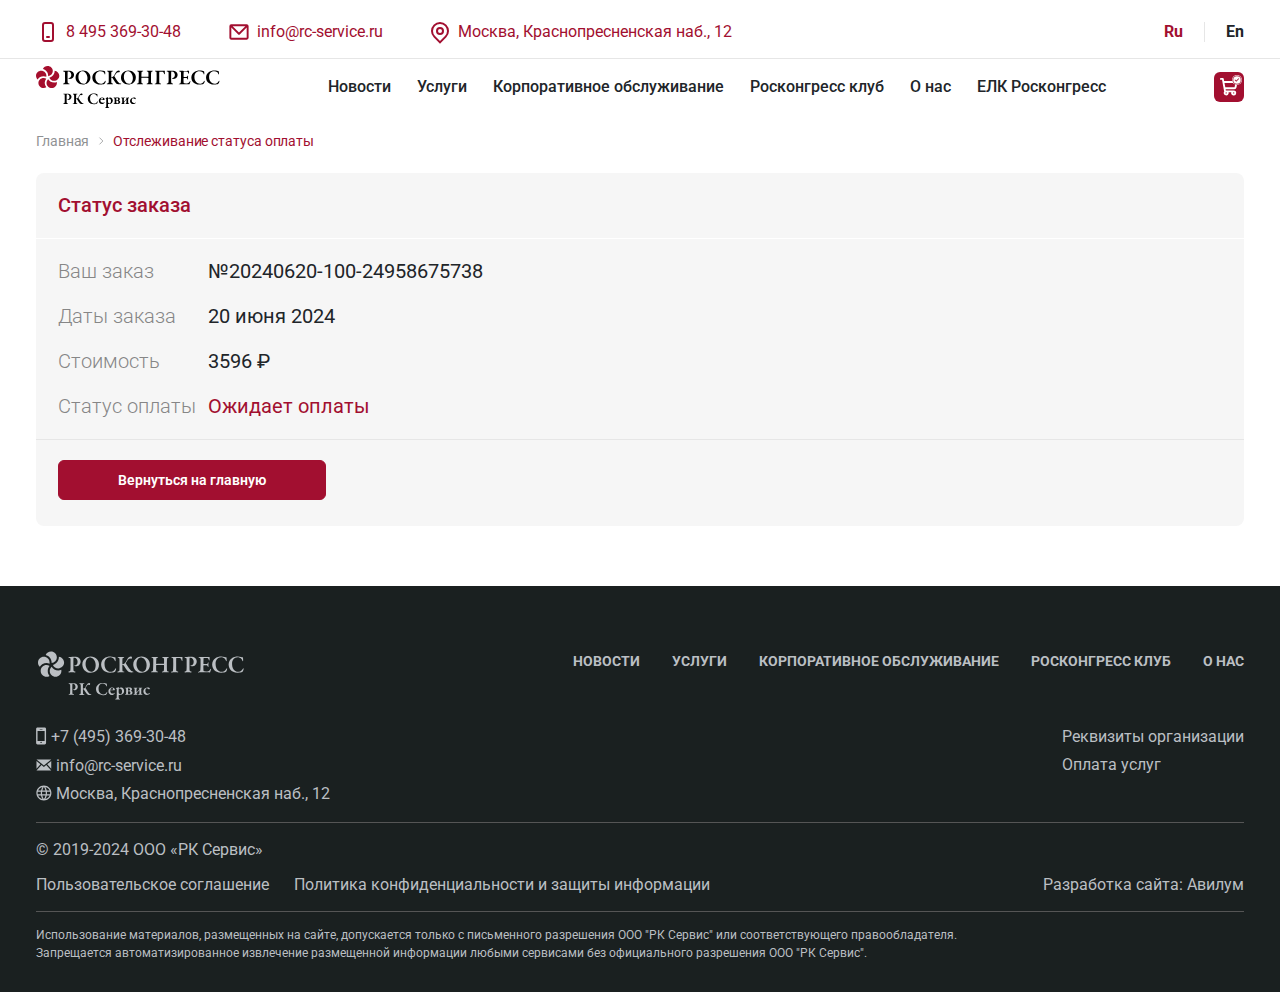
<file: order.html>
<!DOCTYPE html>
<html lang="ru">

<head>
	<meta charset="UTF-8">
	<meta http-equiv="X-UA-Compatible" content="IE=edge">
	<meta name="viewport" content="width=device-width, initial-scale=1.0">
	<title>РК Сервис</title>
	<meta property="og:title" content="РК Сервис">
	<meta property="og:description" content="Описание">
	<meta property="og:url" content="/">
	<meta property="og:site_name" content="РК Сервис">
	<!-- favicon -->
	<link rel="apple-touch-icon" sizes="180x180" href="img/favicon/apple-touch-icon.png">
	<link rel="icon" type="image/png" sizes="32x32" href="img/favicon/favicon-32x32.png">
	<link rel="icon" type="image/png" sizes="16x16" href="img/favicon/favicon-16x16.png">
	<link rel="manifest" href="img/favicon/site.webmanifest">
	<link rel="mask-icon" href="img/favicon/safari-pinned-tab.svg" color="#5bbad5">
	<meta name="msapplication-TileColor" content="#da532c">
	<meta name="theme-color" content="#ffffff">
	<!-- styles -->
	<link rel="stylesheet" href="css/vendor.min.css">
	<link rel="stylesheet" href="css/app.min.css">
</head>

<body>
	<!-- wrapper -->
	<div class="wrapper">
		<!-- header -->
		<header class="header" id="header">
			<div class="header__top">
				<div class="container">
					<div class="header__wrapper">
						<div class="header-contacts header__contacts">
							<ul class="header-contacts__list">
								<li class="header-contacts__item">
									<a href="tel:84953693048" class="header-contacts__link">
										<svg>
											<use xlink:href="img/sprite.svg#icon-tel"></use>
										</svg>
										<span>8 495 369-30-48</span>
									</a>
								</li>
								<li class="header-contacts__item">
									<a href="mailto:info@rc-service.ru" class="header-contacts__link">
										<svg>
											<use xlink:href="img/sprite.svg#icon-email"></use>
										</svg>
										<span>info@rc-service.ru</span>
									</a>
								</li>
								<li class="header-contacts__item">
									<address class="header-contacts__link">
										<svg>
											<use xlink:href="img/sprite.svg#icon-location"></use>
										</svg>
										<span>Москва, Краснопресненская наб., 12</span>
									</address>
								</li>
							</ul>
						</div>
						<div class="c-languages header__languages">
							<ul class="c-languages__list">
								<li class="c-languages__item is--active">
									<a href="#" class="c-languages__link">Ru</a>
								</li>
								<li class="c-languages__item">
									<a href="#" class="c-languages__link">En</a>
								</li>
							</ul>
						</div>
					</div>
				</div>
			</div>
			<div class="header__bottom">
				<div class="container">
					<div class="header__wrapper">
						<a href="index.html" class="header__logotype">
							<img src="img/logotype.svg" width="184" height="44" alt="РК Сервис">
						</a>
						<nav class="nav header__nav">
							<ul class="nav__list">
								<li class="nav__item">
									<a href="#" class="nav__link">Новости</a>
								</li>
								<li class="nav__item">
									<a href="#" class="nav__link">Услуги</a>
								</li>
								<li class="nav__item">
									<a href="#" class="nav__link">Корпоративное обслуживание</a>
								</li>
								<li class="nav__item">
									<a href="#" class="nav__link">Росконгресс клуб</a>
								</li>
								<li class="nav__item">
									<a href="#" class="nav__link">О нас</a>
								</li>
								<li class="nav__item">
									<a href="#" class="nav__link">ЕЛК Росконгресс</a>
								</li>
							</ul>
						</nav>
						<button class="hamburger" id="hamburger-toggle" aria-label="Меню">
							<span class="hamburger__inner"></span>
							<span class="hamburger__inner"></span>
							<span class="hamburger__inner"></span>
						</button>
						<div class="c-basket header__basket">
							<a href="#" class="c-basket__btn">
								<div class="c-basket__group">
									<svg class="c-basket__icon">
										<use xlink:href="img/sprite.svg#icon-basket"></use>
									</svg>
									<svg class="c-basket__status">
										<use xlink:href="img/sprite.svg#icon-check"></use>
									</svg>
								</div>
							</a>
						</div>
					</div>
				</div>
			</div>
		</header>
		<!-- end of header -->
		<!-- content -->
		<div class="wrapper__content">
			<!-- order -->
			<section class="order" id="order">
				<div class="container">
					<div class="row">
						<div class="col-12">
							<!-- breadcrumb -->
							<nav class="breadcrumbs" aria-label="Breadcrumb">
								<ol class="breadcrumbs__list">
									<li class="breadcrumbs__item">
										<a href="index.html" class="breadcrumbs__link">Главная</a>
									</li>
									<li class="breadcrumbs__item">
										<a href="order.html" class="breadcrumbs__link">Отслеживание статуса оплаты</a>
									</li>
								</ol>
							</nav>
							<!-- end of breadcrumb -->
							<div class="order__wrap">
								<div class="order__top">
									<h3 class="order__title">Статус заказа</h3>
								</div>
								<div class="order__wrapper">
									<div class="order__item">
										<span class="order__label">Ваш заказ</span>
										<span class="order__value">№20240620-100-24958675738</span>
									</div>
									<div class="order__item">
										<span class="order__label">Даты заказа</span>
										<span class="order__value">20 июня 2024</span>
									</div>
									<div class="order__item">
										<span class="order__label">Стоимость</span>
										<span class="order__value">3596 ₽</span>
									</div>
									<div class="order__item">
										<span class="order__label">Статус оплаты</span>
										<span class="order__value order__value--accent">Ожидает оплаты</span>
									</div>
								</div>
								<div class="order__bottom">
									<a href="index.html" class="order__btn btn">Вернуться на главную</a>
								</div>
							</div>
						</div>
					</div>
				</div>
			</section>
			<!-- end of order -->
		</div>
		<!-- end of content -->
		<!-- footer -->
		<footer class="footer" itemscope="" itemtype="https://schema.org/WPFooter">
			<div class="container">
				<div class="footer_item">
					<a class="logo" href="/" title="РОСКОНГРЕСС">
						<svg xmlns="http://www.w3.org/2000/svg" id="logo-footer" viewBox="0 0 206 49" class="logo-footer">
							<path d="M0 11.6441C0 8.44408 2.61587 5.82821 5.81587 5.82821C9.01587 5.82821 11.6317 8.44408 11.6317 11.6441C11.6317 11.9996 11.6063 12.3552 11.5302 12.7107C10.5905 12.3298 9.5746 12.1012 8.50794 12.1012C5.68889 12.1012 3.2 13.5996 1.82857 15.86C0.711111 14.7933 0 13.2949 0 11.6441ZM9.75238 19.9234C9.75238 18.0441 10.4127 16.3171 11.5302 14.9711C10.6413 14.4377 9.6 14.1076 8.50794 14.1076C5.30794 14.1076 2.69206 16.7234 2.69206 19.9234C2.69206 23.1234 5.30794 25.7393 8.50794 25.7393C9.6254 25.7393 10.6413 25.4092 11.5302 24.8758C10.4127 23.5298 9.75238 21.8028 9.75238 19.9234ZM20.2667 19.4663C17.4476 19.4663 14.9587 17.9425 13.5873 15.7076C12.4698 16.7742 11.7587 18.2726 11.7587 19.9234C11.7587 23.1234 14.3746 25.7393 17.5746 25.7393C20.7746 25.7393 23.3905 23.1234 23.3905 19.9234C23.3905 19.5679 23.3397 19.2123 23.2889 18.8568C22.3746 19.2631 21.3333 19.4663 20.2667 19.4663ZM20.8508 5.8536C20.8508 6.00598 20.8762 6.15836 20.8762 6.28535C20.8762 9.94249 18.3365 13.0409 14.9333 13.879C15.8222 15.9615 17.8794 17.4346 20.2921 17.4346C23.4921 17.4346 26.1079 14.8187 26.1079 11.6187C26.0825 8.64725 23.7714 6.15836 20.8508 5.8536ZM13.0286 0.494873C10.6159 0.494873 8.55873 1.96789 7.66984 4.05043C11.073 4.88852 13.6381 7.96154 13.6381 11.6441C13.6381 11.7965 13.6381 11.9488 13.6127 12.0758C16.5333 11.7711 18.8444 9.30757 18.8444 6.28535C18.8444 3.11075 16.254 0.494873 13.0286 0.494873Z" />
							<path d="M36.3174 6.64058C36.0888 6.64058 35.7587 6.79296 35.6571 6.86915C35.5809 6.94534 35.4539 7.19931 35.4285 7.75804C35.4031 8.24058 35.4031 11.2374 35.3777 13.9803C35.3777 16.1898 35.4285 17.739 35.4285 18.3485C35.4539 19.8215 35.5301 20.2533 36.9269 20.6088C37.4095 20.7104 37.6126 20.8882 37.6126 21.1168C37.6126 21.3199 37.2063 21.4469 36.8761 21.4469C36.2412 21.4469 34.8698 21.2945 33.8031 21.2945C33.092 21.2945 31.9237 21.3961 31.1618 21.3961C30.6031 21.3961 30.2729 21.2692 30.2729 21.0152C30.2729 20.8374 30.6031 20.6596 30.8571 20.5834C32.0507 20.3041 32.3301 19.9231 32.4063 18.8311C32.4825 17.866 32.5587 16.2914 32.5587 15.0723C32.5587 14.3104 32.5587 8.9009 32.5079 8.18979C32.4317 7.35169 32.3047 6.97074 30.9841 6.79296C30.6793 6.74217 30.4253 6.56439 30.4253 6.4374C30.4253 6.23423 30.6539 6.10725 30.9333 6.05645C31.0856 6.03106 31.5174 6.03106 31.7206 6.03106C33.2698 6.03106 35.2507 5.82788 36.3428 5.82788C38.6539 5.82788 40.2285 6.25963 41.219 7.22471C42.3618 8.34217 42.6158 9.6374 42.6158 10.4755C42.6158 12.4565 41.7269 13.5231 41.0158 14.1326C40.3809 14.666 39.0603 15.2247 38.1206 15.2247C37.8666 15.2247 37.1809 15.1739 36.8761 15.0469C36.546 14.8945 36.3682 14.793 36.3682 14.5644C36.3682 14.4628 36.546 14.3358 36.7237 14.3358H37.0793C38.0952 14.3358 39.5936 13.1168 39.5936 10.6279C39.5936 8.67233 38.2983 6.64058 36.3174 6.64058Z" />
							<path d="M61.0031 13.447C61.0031 16.6216 59.6571 18.6533 57.9555 20.0248C56.584 21.0914 54.5269 21.7517 52.6729 21.7517C50.1333 21.7517 47.9237 20.7867 46.3999 19.1613C45.1047 17.7644 44.3174 15.8597 44.3174 13.6248C44.3174 10.6787 45.6126 8.79936 47.4412 7.35174C48.5333 6.51364 50.565 5.62476 52.5714 5.62476C57.9047 5.62476 61.0031 9.58666 61.0031 13.447ZM49.2698 7.7073C48.4571 8.4946 47.5682 10.247 47.5682 13.1168C47.5682 16.8248 49.8285 20.8628 53.3587 20.8628C54.6793 20.8628 55.5174 20.1771 55.8221 19.8724C56.838 18.8565 57.6761 16.774 57.6761 14.2089C57.6761 12.3041 56.9396 9.40888 55.1618 7.78349C54.3491 7.07237 53.0285 6.48825 51.9618 6.48825C50.8952 6.46285 49.8285 7.14856 49.2698 7.7073Z" />
							<path d="M75.4285 6.00571C76.0127 6.1581 76.6222 6.28508 77.1555 6.36127C77.3333 6.36127 77.5111 6.64064 77.5111 7.02159C77.5365 7.7073 77.5873 8.5454 77.6381 9.23111C77.6635 9.73905 77.4857 10.1454 77.2317 10.1454C77.1047 10.1454 76.9016 9.86603 76.7746 9.48508C76.5206 8.74857 76.165 8.08825 75.7587 7.7581C74.7174 6.8946 73.4984 6.36127 72.1778 6.36127C68.3428 6.36127 66.5143 9.40889 66.5143 13.066C66.5143 14.6914 66.7936 16.0883 67.327 17.1549C68.6476 19.8216 70.8571 20.7613 72.7365 20.7613C73.0412 20.7613 74.2349 20.7105 75.073 20.2025C75.9619 19.6946 76.6222 18.9835 77.1809 17.993C77.4603 17.4597 77.6381 17.2565 77.8412 17.2565C78.0952 17.2565 78.0952 17.8914 78.0444 18.1454C77.9174 18.7549 77.5365 19.8216 77.3333 20.2533C77.2571 20.4819 76.8254 20.8629 76.4698 21.0152C76.1397 21.1422 74.4635 21.7263 72.2539 21.7263C68.673 21.7263 66.1333 20.1263 65.1428 19.0089C64.2285 17.9422 63.1111 16.266 63.1111 13.574C63.1111 10.6533 64.7619 8.59619 65.7778 7.78349C67.8349 6.08191 70.3238 5.59937 72.3047 5.59937C73.3968 5.62476 74.5651 5.80254 75.4285 6.00571Z" />
							<path d="M80.3555 5.90412C80.9396 5.90412 82.0825 6.0311 82.8444 6.0311C83.5809 6.0311 84.9777 5.92952 85.5364 5.92952C86.019 5.92952 86.2729 6.0565 86.2729 6.25968C86.2729 6.48825 85.9174 6.58983 85.638 6.66603C84.6983 6.91999 84.4952 7.04698 84.419 8.13904C84.3682 9.02793 84.3936 11.7454 84.3936 12.8629C84.3936 12.9644 84.4698 13.1168 84.5714 13.1168C85.8666 13.0152 86.6793 12.6089 87.5428 11.2121C88.2285 10.0946 88.711 9.18031 89.2952 8.24063C90.2602 6.64063 91.4285 5.62476 92.7237 5.62476C93.5364 5.62476 93.9682 5.95491 93.9682 6.64063C93.9682 6.8692 93.7904 7.27555 93.6634 7.40253C93.4602 7.6311 93.2571 7.6565 92.9523 7.6311C92.6983 7.58031 92.3682 7.50412 92.1396 7.50412C90.7174 7.50412 90.0825 8.51999 89.4222 9.58666C88.7364 10.6533 88.2031 11.4914 87.8475 11.9994C87.8221 12.0502 87.8221 12.1517 87.8475 12.2025C88.4063 13.2692 90.565 16.6724 91.6063 18.0692C93.2063 20.1771 93.8158 20.3295 95.111 20.6343C95.2634 20.6851 95.492 20.7867 95.492 20.8882C95.492 21.1168 95.3396 21.2438 95.0095 21.3454C94.6793 21.447 94.1206 21.4724 93.5618 21.4724C91.4285 21.4724 90.3872 21.1422 89.4475 19.8724C88.5587 18.7549 87.5428 17.1803 86.4253 15.4279C85.638 14.1581 85.3079 13.7263 84.546 13.7263C84.419 13.7263 84.3936 13.9041 84.3682 14.0057C84.3682 15.9613 84.4444 18.5009 84.4698 19.3898C84.4952 19.8724 84.6221 20.2279 85.6888 20.5073C86.1206 20.6343 86.3999 20.7867 86.3999 20.9898C86.3999 21.2184 85.9936 21.3454 85.6126 21.3454C85.0793 21.3454 83.4031 21.2946 82.6666 21.2946C81.9301 21.2946 80.711 21.3962 79.9491 21.3962C79.5936 21.3962 79.2888 21.193 79.2888 21.0406C79.2888 20.8121 79.492 20.7105 79.9999 20.5835C81.1682 20.3295 81.4221 19.974 81.4983 18.5009C81.5491 17.2819 81.5491 15.6311 81.5491 13.0406C81.5491 10.2216 81.4983 9.3073 81.4729 8.41841C81.4475 7.27555 81.219 6.97079 80.3809 6.71682C79.746 6.53904 79.5936 6.38666 79.5936 6.20888C79.6444 6.00571 80.0253 5.90412 80.3555 5.90412Z" />
							<path d="M111.924 13.447C111.924 16.6216 110.578 18.6533 108.876 20.0248C107.505 21.0914 105.448 21.7517 103.594 21.7517C101.054 21.7517 98.8444 20.7867 97.3206 19.1613C96.0253 17.7644 95.238 15.8597 95.238 13.6248C95.238 10.6787 96.5333 8.79936 98.3618 7.35174C99.4539 6.51364 101.486 5.62476 103.517 5.62476C108.851 5.62476 111.924 9.58666 111.924 13.447ZM100.19 7.7073C99.3777 8.4946 98.4888 10.247 98.4888 13.1168C98.4888 16.8248 100.749 20.8628 104.279 20.8628C105.6 20.8628 106.438 20.1771 106.743 19.8724C107.759 18.8565 108.597 16.774 108.597 14.2089C108.597 12.3041 107.835 9.40888 106.082 7.78349C105.27 7.07237 103.949 6.48825 102.882 6.48825C101.841 6.46285 100.749 7.14856 100.19 7.7073Z" />
							<path d="M118.451 12.9136C120.102 12.9136 123.276 12.812 125.816 12.812C125.917 12.812 126.019 12.5834 126.044 12.2025C126.095 11.8977 126.095 9.05326 125.994 8.11358C125.892 7.25008 125.765 6.99612 124.8 6.74215C124.47 6.64056 124.089 6.51358 124.089 6.25961C124.089 6.08183 124.343 5.95485 124.876 5.95485C125.181 5.95485 126.984 6.03104 127.594 6.03104C128.356 6.03104 129.879 5.92945 130.184 5.92945C130.641 5.92945 130.921 6.05643 130.921 6.23421C130.921 6.48818 130.692 6.61516 130.159 6.76755C129.295 6.97072 129.143 7.35167 129.092 8.03739C128.965 9.18024 128.889 11.339 128.889 14.7675C128.889 17.1294 128.965 18.3993 128.99 19.1866C129.016 20.1263 129.244 20.2025 130.235 20.5072C130.667 20.6596 130.921 20.812 130.921 21.0152C130.921 21.2691 130.59 21.3453 130.159 21.3453C129.752 21.3453 128.457 21.2691 127.721 21.2691C127.187 21.2691 125.257 21.3961 124.775 21.3961C124.19 21.3961 123.962 21.2691 123.962 21.066C123.962 20.8628 124.267 20.6596 124.622 20.558C125.816 20.2533 125.841 20.0501 125.968 18.2723C126.044 17.3072 126.07 15.0469 126.019 14.3866C126.019 14.158 125.917 14.0818 125.816 14.0818C123.886 14.0818 118.933 14.0056 118.451 14.0564C118.324 14.0818 118.146 14.285 118.146 14.412C118.095 15.3009 118.146 17.8914 118.171 18.6533C118.197 19.7961 118.349 20.1517 119.34 20.431C119.848 20.5834 120.178 20.7612 120.178 21.0406C120.203 21.2691 119.721 21.3453 119.416 21.3453C119.238 21.3453 117.232 21.2691 116.394 21.2691C115.835 21.2691 114.616 21.3707 113.778 21.3707C113.143 21.3707 112.94 21.2437 112.94 21.066C112.94 20.812 113.194 20.6596 113.625 20.5326C114.692 20.2533 114.895 19.9739 115.022 18.958C115.124 17.9929 115.251 14.3866 115.251 11.085C115.251 10.3485 115.302 9.02786 115.251 8.06278C115.2 7.27548 114.997 6.99612 114.184 6.76755C113.625 6.58977 113.371 6.43739 113.371 6.23421C113.371 6.00564 113.676 5.90405 114.108 5.90405C114.768 5.90405 116.089 6.00564 116.724 6.00564C117.74 6.00564 118.832 5.92945 119.416 5.92945C119.924 5.92945 120.203 6.03104 120.203 6.23421C120.203 6.48818 119.898 6.64056 119.39 6.76755C118.375 6.99612 118.298 7.45326 118.273 8.44374C118.222 9.30723 118.121 12.1263 118.197 12.5834C118.171 12.7866 118.273 12.9136 118.451 12.9136Z" />
							<path d="M144.178 5.87866C144.356 5.87866 144.483 6.00565 144.483 6.13263C144.432 6.84374 144.457 8.36755 144.483 9.20565C144.508 9.51041 144.33 9.96755 144.152 9.96755C143.949 9.96755 143.721 9.84057 143.568 9.28184C143.263 8.21517 142.806 7.09771 141.917 7.02152C141.181 6.91993 139.352 6.94533 138.844 6.97073C138.362 6.97073 138.235 7.12311 138.235 7.35168C138.159 8.62152 138.159 10.8056 138.159 12.4056C138.159 14.1072 138.184 17.3326 138.184 19.0596C138.209 20.1009 138.59 20.3295 139.708 20.6088C140.063 20.7358 140.343 20.8882 140.343 21.0914C140.343 21.2945 140.063 21.4469 139.632 21.4469C139.022 21.4469 137.549 21.3199 136.635 21.3199C135.746 21.3199 134.222 21.4723 133.74 21.4723C133.359 21.4723 133.079 21.2437 133.079 21.1422C133.079 20.8882 133.359 20.7104 133.79 20.6088C134.832 20.3802 134.933 19.9485 134.984 19.3898C135.06 18.6279 135.238 17.2056 135.238 12.4564C135.238 10.2215 135.238 8.7485 135.187 8.11358C135.136 7.32628 134.959 7.02152 134.019 6.81834C133.486 6.66596 133.283 6.53898 133.283 6.28501C133.283 6.10723 133.613 5.98025 133.994 5.98025C135.06 5.98025 136 6.05644 136.965 6.05644H140.114C143.314 6.03104 143.898 5.92946 144.178 5.87866Z" />
							<path d="M152.432 6.64058C152.203 6.64058 151.873 6.79296 151.771 6.86915C151.695 6.94534 151.568 7.19931 151.543 7.75804C151.517 8.24058 151.517 11.2374 151.492 13.9803C151.492 16.1898 151.543 17.739 151.543 18.3485C151.568 19.8215 151.644 20.2533 153.041 20.6088C153.524 20.7104 153.727 20.8882 153.727 21.1168C153.727 21.3199 153.321 21.4469 152.991 21.4469C152.356 21.4469 150.984 21.2945 149.917 21.2945C149.206 21.2945 148.038 21.3961 147.276 21.3961C146.717 21.3961 146.387 21.2692 146.387 21.0152C146.387 20.8374 146.717 20.6596 146.971 20.5834C148.165 20.3041 148.444 19.9231 148.521 18.8311C148.597 17.866 148.673 16.2914 148.673 15.0723C148.673 14.3104 148.673 8.9009 148.622 8.18979C148.546 7.35169 148.419 6.97074 147.098 6.79296C146.794 6.74217 146.54 6.56439 146.54 6.4374C146.54 6.23423 146.768 6.10725 147.048 6.05645C147.2 6.03106 147.632 6.03106 147.835 6.03106C149.384 6.03106 151.365 5.82788 152.457 5.82788C154.768 5.82788 156.343 6.25963 157.333 7.22471C158.476 8.34217 158.73 9.6374 158.73 10.4755C158.73 12.4565 157.841 13.5231 157.13 14.1326C156.495 14.666 155.175 15.2247 154.235 15.2247C153.981 15.2247 153.295 15.1739 152.991 15.0469C152.66 14.8945 152.483 14.793 152.483 14.5644C152.483 14.4628 152.66 14.3358 152.838 14.3358H153.194C154.21 14.3358 155.708 13.1168 155.708 10.6279C155.708 8.67233 154.413 6.64058 152.432 6.64058Z" />
							<path d="M169.168 6.03153C169.956 6.03153 170.946 5.92994 171.302 5.87915C171.403 5.85375 171.556 6.03153 171.581 6.18391C171.606 6.61566 171.606 8.29185 171.606 8.77439C171.606 9.10454 171.429 9.4601 171.225 9.4601C170.997 9.4601 170.819 9.10455 170.768 8.85058C170.463 7.50455 169.778 7.12359 169.219 7.0474C168.762 6.97121 167.721 6.86963 165.867 6.89502C165.765 6.89502 165.587 6.99661 165.562 7.58074C165.511 8.19026 165.435 11.5426 165.46 12.8633C165.46 12.9395 165.562 13.0918 165.689 13.0918H167.619C169.346 13.0918 169.295 12.9903 169.752 11.9236C169.905 11.568 170.057 11.2887 170.286 11.2887C170.489 11.2887 170.54 11.695 170.514 11.9744C170.463 12.6601 170.413 13.0918 170.413 13.6506C170.413 14.3109 170.463 14.6918 170.514 15.3014C170.54 15.7331 170.387 16.0379 170.21 16.0379C170.006 16.0379 169.829 15.7585 169.752 15.5045C169.448 14.4379 169.117 14.2855 168.178 14.2093C167.416 14.1331 166.502 14.1331 165.765 14.1331C165.663 14.1331 165.46 14.3871 165.46 14.4125C165.359 15.0982 165.384 16.9776 165.41 17.7649C165.435 18.349 165.41 19.2379 165.511 19.7458C165.587 19.9744 165.79 20.2791 166.044 20.3299C166.425 20.4061 167.187 20.4823 168 20.4823C168.737 20.4823 169.625 20.4823 170.235 20.2538C170.946 19.9744 171.606 19.4157 172.14 18.476C172.47 17.8411 172.698 17.6379 172.876 17.6379C173.13 17.6379 173.105 18.1458 173.079 18.349C173.079 18.5522 172.368 20.7617 172.165 21.1426C172.089 21.3204 171.708 21.4474 171.581 21.4474C171.327 21.4474 165.359 21.3204 163.53 21.3204C161.905 21.3204 161.651 21.4474 160.787 21.4474C160.33 21.4474 159.975 21.3712 159.975 21.1426C159.975 20.9141 160.279 20.7617 160.711 20.6601C161.93 20.3807 162.26 20.1268 162.362 18.8315C162.438 17.8157 162.565 15.9871 162.565 12.9903C162.565 10.1458 162.59 9.02835 162.54 8.34264C162.489 7.47915 162.286 6.99661 161.27 6.79343C160.762 6.69185 160.508 6.59026 160.508 6.36169C160.508 6.13312 160.914 6.00613 161.244 6.00613C162.387 6.00613 164.368 6.08232 165.613 6.08232H169.168V6.03153Z" />
							<path d="M186.489 6.00571C187.073 6.1581 187.682 6.28508 188.216 6.36127C188.394 6.36127 188.571 6.64064 188.571 7.02159C188.597 7.7073 188.648 8.5454 188.698 9.23111C188.724 9.73905 188.546 10.1454 188.292 10.1454C188.165 10.1454 187.962 9.86603 187.835 9.48508C187.581 8.74857 187.225 8.08825 186.819 7.7581C185.778 6.8946 184.559 6.36127 183.238 6.36127C179.403 6.36127 177.575 9.40889 177.575 13.066C177.575 14.6914 177.854 16.0883 178.387 17.1549C179.708 19.8216 181.917 20.7613 183.797 20.7613C184.102 20.7613 185.295 20.7105 186.133 20.2025C187.022 19.6946 187.683 18.9835 188.241 17.993C188.521 17.4597 188.698 17.2565 188.902 17.2565C189.156 17.2565 189.156 17.8914 189.105 18.1454C188.978 18.7549 188.597 19.8216 188.368 20.2533C188.292 20.4819 187.86 20.8629 187.505 21.0152C187.175 21.1422 185.498 21.7263 183.289 21.7263C179.708 21.7263 177.168 20.1263 176.178 19.0089C175.263 17.9422 174.146 16.266 174.146 13.574C174.146 10.6533 175.797 8.59619 176.813 7.78349C178.87 6.08191 181.359 5.59937 183.34 5.59937C184.457 5.62476 185.625 5.80254 186.489 6.00571Z" />
							<path d="M202.946 6.00571C203.53 6.1581 204.14 6.28508 204.673 6.36127C204.851 6.36127 205.029 6.64064 205.029 7.02159C205.054 7.7073 205.105 8.5454 205.156 9.23111C205.181 9.73905 205.003 10.1454 204.749 10.1454C204.622 10.1454 204.419 9.86603 204.292 9.48508C204.038 8.74857 203.683 8.08825 203.276 7.7581C202.235 6.8946 201.016 6.36127 199.695 6.36127C195.86 6.36127 194.057 9.40889 194.057 13.066C194.057 14.6914 194.336 16.0883 194.87 17.1549C196.19 19.8216 198.4 20.7613 200.279 20.7613C200.584 20.7613 201.778 20.7105 202.616 20.2025C203.505 19.6946 204.165 18.9835 204.724 17.993C205.003 17.4597 205.181 17.2565 205.384 17.2565C205.638 17.2565 205.638 17.8914 205.587 18.1454C205.46 18.7549 205.079 19.8216 204.851 20.2533C204.775 20.4819 204.343 20.8629 203.987 21.0152C203.657 21.1422 201.981 21.7263 199.771 21.7263C196.19 21.7263 193.651 20.1263 192.66 19.0089C191.746 17.9422 190.629 16.266 190.629 13.574C190.629 10.6533 192.279 8.59619 193.295 7.78349C195.352 6.08191 197.841 5.59937 199.822 5.59937C200.914 5.62476 202.057 5.80254 202.946 6.00571Z" />
							<path d="M35.0222 32.7997C34.8698 32.7997 34.6159 32.9013 34.5397 32.9521C34.4889 33.0029 34.3873 33.2061 34.3873 33.6124C34.3619 33.968 34.3619 36.2283 34.3619 38.2854C34.3619 39.9108 34.3873 41.1299 34.3873 41.5616C34.4127 42.6791 34.4635 43.0092 35.5048 43.2632C35.8603 43.3648 36.0127 43.4918 36.0127 43.6442C36.0127 43.7965 35.7079 43.8981 35.454 43.8981C34.9714 43.8981 33.9556 43.7965 33.1429 43.7965C32.6095 43.7965 31.7206 43.8473 31.1619 43.8473C30.7556 43.8473 30.5016 43.7711 30.5016 43.568C30.5016 43.441 30.7556 43.2886 30.9333 43.2378C31.8222 43.0346 32.0508 42.7553 32.1016 41.9426C32.1524 41.2061 32.2032 40.0124 32.2032 39.1235C32.2032 38.514 32.2032 34.4505 32.1778 33.9426C32.1524 33.3077 32.0254 33.0283 31.0349 32.9013C30.8063 32.8759 30.6286 32.7489 30.6286 32.6219C30.6286 32.4696 30.781 32.368 31.0095 32.3426C31.1365 32.3172 31.4413 32.3172 31.619 32.3172C32.7873 32.3172 34.2603 32.1648 35.073 32.1648C36.8254 32.1648 37.9937 32.495 38.7302 33.2315C39.5936 34.0696 39.7714 35.06 39.7714 35.695C39.7714 37.1934 39.1111 37.9807 38.5778 38.4378C38.0952 38.8442 37.1048 39.2505 36.3937 39.2505C36.1905 39.2505 35.6825 39.2251 35.454 39.1235C35.2 39.0219 35.073 38.9204 35.073 38.768C35.073 38.6918 35.2 38.5902 35.3524 38.5902H35.6317C36.3937 38.5902 37.5111 37.6759 37.5111 35.7965C37.5111 34.3235 36.5206 32.7997 35.0222 32.7997Z" />
							<path d="M41.9047 32.241C42.3365 32.241 43.2 32.3426 43.7841 32.3426C44.3174 32.3426 45.3841 32.241 45.8158 32.241C46.1714 32.241 46.3746 32.3426 46.3746 32.495C46.3746 32.6728 46.0952 32.7743 45.892 32.8251C45.1809 33.0283 45.0285 33.1045 44.9778 33.9426C44.9524 34.6029 44.9524 36.6347 44.9524 37.4728C44.9524 37.5743 45.0032 37.6505 45.0793 37.6505C46.0698 37.5997 46.6539 37.2696 47.3143 36.2283C47.8222 35.4156 48.1778 34.7299 48.6349 33.9934C49.3714 32.8251 50.1587 32.0632 51.1492 32.0632C51.7587 32.0632 52.1651 32.3426 52.1651 32.8505C52.1651 33.0029 52.0127 33.6378 51.8857 33.7648C51.7333 33.9172 51.5809 33.9934 51.3524 33.9172C51.0222 33.8156 50.692 33.7394 50.4381 33.7394C49.6508 33.7394 49.2952 34.095 48.7111 35.0347C48.2032 35.822 47.7968 36.4569 47.5428 36.8632C47.5174 36.8886 47.5174 36.9648 47.5428 37.0156C47.9492 37.8029 49.5746 40.368 50.3619 41.4347C51.5555 43.0093 52.0381 43.1362 53.0032 43.3648C53.1047 43.3902 53.2825 43.4664 53.2825 43.568C53.2825 43.7204 53.1809 43.8474 52.927 43.9235C52.673 43.9997 52.2666 44.0251 51.8349 44.0251C50.2349 44.0251 49.4476 43.7712 48.7365 42.8315C48.0762 41.9934 47.3143 40.8251 46.4762 39.4791C45.8666 38.514 45.6381 38.2093 45.0539 38.1839C44.9524 38.1839 44.9524 38.3109 44.927 38.4124C44.927 39.8855 44.9778 41.7902 45.0032 42.4505C45.0285 42.8315 45.1047 43.1109 45.9174 43.314C46.2476 43.4156 46.4508 43.5426 46.4508 43.6696C46.4508 43.822 46.146 43.9489 45.8412 43.9489C45.4349 43.9489 44.1905 43.9235 43.6317 43.9235C43.073 43.9235 42.1587 43.9997 41.5746 43.9997C41.2952 43.9997 41.092 43.8474 41.092 43.7204C41.092 43.568 41.2444 43.4664 41.6254 43.3648C42.4889 43.1616 42.692 42.9077 42.7428 41.8156C42.7682 40.9013 42.7682 39.6569 42.7682 37.7013C42.7682 35.568 42.7428 34.8823 42.7174 34.2474C42.692 33.3839 42.5397 33.1553 41.9047 32.9775C41.4222 32.8505 41.2952 32.7235 41.2952 32.5966C41.3714 32.3426 41.6508 32.241 41.9047 32.241Z" />
							<path d="M67.2508 32.3165C67.6825 32.4181 68.1397 32.5451 68.546 32.5959C68.673 32.5959 68.8254 32.8245 68.8254 33.0785C68.8508 33.6118 68.8762 34.2467 68.927 34.7546C68.9524 35.1356 68.8254 35.4404 68.6222 35.4404C68.5206 35.4404 68.3936 35.2118 68.2667 34.9578C68.0889 34.3991 67.8095 33.9165 67.5048 33.6626C66.7175 33.0023 65.8032 32.6213 64.8127 32.6213C61.9175 32.6213 60.5714 34.8816 60.5714 37.6753C60.5714 38.8943 60.8 39.9356 61.181 40.7483C62.1714 42.7546 63.8222 43.4404 65.2444 43.4404C65.473 43.4404 66.3619 43.415 66.9968 43.034C67.6571 42.6531 68.1651 42.1197 68.5714 41.3832C68.8 40.9769 68.927 40.8245 69.054 40.8245C69.2571 40.8245 69.2571 41.307 69.2064 41.4848C69.1048 41.9419 68.8254 42.7292 68.673 43.0594C68.6222 43.2118 68.2921 43.5165 68.0127 43.6435C67.7587 43.7451 66.5143 44.1769 64.8381 44.1769C62.146 44.1769 60.2413 42.9578 59.5302 42.1197C58.8444 41.3324 58.0063 40.0626 58.0063 38.0562C58.0063 35.8721 59.2254 34.3229 59.9873 33.688C61.5365 32.4181 63.3905 32.0626 64.8889 32.0626C65.727 32.0372 66.5905 32.1642 67.2508 32.3165Z" />
							<path d="M76.1905 37.1923C76.5968 37.5987 76.8762 38.1574 76.8762 38.7923C76.8762 38.9193 76.6984 39.2241 76.4699 39.2241H72.508C72.4064 39.2241 72.3302 39.2749 72.3048 39.3511C72.254 39.5034 72.2286 39.7574 72.2286 40.0114C72.2286 40.4177 72.4572 41.2558 72.7873 41.6876C73.2445 42.2717 74.0064 42.6019 74.7937 42.6019C75.5556 42.6019 76.0889 42.4241 76.4191 41.9669C76.4953 41.8654 76.5714 41.7384 76.6476 41.7384C76.7238 41.7384 76.8 41.8654 76.8 41.9669C76.8 42.0685 76.7492 42.2717 76.6476 42.4241C76.0889 43.2876 75.2254 43.9987 73.7524 43.9987C71.6699 43.9987 70.4 42.4241 70.4 40.3415C70.4 38.8939 71.1873 37.4463 72.7111 36.7352C73.1683 36.5066 73.7016 36.3796 74.2095 36.3796C74.9715 36.4304 75.7334 36.7352 76.1905 37.1923ZM72.4318 38.4876C72.4064 38.5892 72.4826 38.6654 72.5588 38.6654C73.0413 38.6907 73.6 38.6654 74.4889 38.6654C74.7937 38.6654 75.1238 38.4876 75.1238 38.0558C75.1238 37.5479 74.6159 36.9384 74.108 36.9384C73.3714 36.9384 72.6603 37.6495 72.4318 38.4876Z" />
							<path d="M85.2317 37.4981C85.7142 38.0569 86.1206 38.895 86.1206 39.8855C86.1206 41.2061 85.5364 42.2728 84.5714 43.0347C83.5555 43.822 82.4126 43.9489 81.7777 43.9489C81.4476 43.9489 81.1174 43.9235 80.8888 43.8981C80.8126 43.8728 80.7364 44.0505 80.7364 44.1521C80.7111 44.9648 80.7618 46.4886 80.8126 46.895C80.8634 47.3775 80.965 47.6569 81.6761 47.8855C82.0317 47.987 82.1587 48.1394 82.1587 48.2664C82.1587 48.4188 81.8793 48.495 81.6507 48.495C81.1428 48.495 79.8984 48.3934 79.238 48.3934C78.7809 48.3934 78.5523 48.4442 77.765 48.4442C77.4603 48.4442 77.2317 48.3426 77.2317 48.1648C77.2317 48.0632 77.4095 47.9108 77.7142 47.8347C78.5777 47.6569 78.6793 47.4283 78.7301 46.3616C78.7555 45.7267 78.7809 44.2791 78.7809 42.4505C78.7809 41.2315 78.8063 39.1997 78.7555 38.514C78.7301 38.1331 78.6793 38.0569 78.6285 38.0061C78.2984 37.7521 77.9428 37.4474 77.9428 37.3458C77.9428 37.2442 78.146 36.9902 78.3237 36.9394C78.6793 36.8378 79.6952 36.5331 80.1777 36.2283C80.3555 36.1267 80.5079 36.0759 80.5333 36.0759C80.6095 36.0759 80.7618 36.2283 80.7618 36.3299C80.7364 36.6601 80.7364 36.8886 80.711 37.1934C80.711 37.2696 80.8126 37.3458 80.8634 37.3204C81.1936 37.0918 81.6761 36.8378 81.9301 36.7362C82.2349 36.6093 82.6666 36.4823 83.1745 36.4823C83.9111 36.4823 84.7491 36.9394 85.2317 37.4981ZM80.965 37.7775C80.9142 37.8283 80.7872 38.0569 80.7618 38.2601C80.6603 39.0474 80.6603 40.5204 80.6857 41.4854C80.6857 41.8156 80.7618 42.1204 80.8634 42.3235C81.2444 42.9839 81.9809 43.3648 82.3618 43.3648C82.565 43.3648 82.7682 43.314 82.9714 43.1362C83.9111 42.4505 84.0634 40.8759 84.0634 40.3934C84.0634 39.9108 83.9618 38.9712 83.3015 38.2347C82.8952 37.7775 82.2349 37.5743 81.9301 37.5743C81.5999 37.5489 81.1936 37.6505 80.965 37.7775Z" />
							<path d="M92.9016 39.8336C92.8 39.859 92.8762 39.9351 92.927 39.9605C93.2572 40.0621 93.6635 40.2399 93.7905 40.3669C94.0699 40.5955 94.4508 40.9002 94.4508 41.6621C94.4508 42.6526 93.7143 43.2875 92.9524 43.5669C92.2667 43.8209 91.3778 43.8463 90.6413 43.8463C90.2349 43.8463 89.854 43.8209 89.3714 43.8209C88.7873 43.8209 88.0762 43.8463 87.4413 43.8717C87.1873 43.897 86.9587 43.7193 86.9587 43.5923C86.9587 43.4399 87.1873 43.3637 87.4159 43.3129C88.0508 43.1605 88.0762 42.9066 88.1016 42.4494C88.1524 42.0685 88.1778 41.459 88.1778 40.0621C88.1778 39.351 88.2032 38.7161 88.1524 38.005C88.127 37.5478 88.0762 37.3955 87.4667 37.2177C87.2381 37.1669 87.0603 37.0145 87.0603 36.8113C87.0603 36.7097 87.1365 36.6336 87.4413 36.6336C87.7714 36.6336 88.5079 36.6843 88.8635 36.6843C89.2191 36.6843 90.7429 36.5828 91.3016 36.5828C92.4445 36.5828 93.9683 36.8621 93.9683 38.3097C93.9937 39.1732 93.4603 39.5796 92.9016 39.8336ZM90.6159 37.1923C90.3619 37.1923 90.2095 37.2431 90.1333 37.2939C90.0826 37.3447 90.0318 37.4463 90.0318 37.7002C90.0064 37.9542 90.0064 39.2494 90.0318 39.5034C90.0572 39.6558 90.1333 39.6812 90.2349 39.6812C90.5397 39.6812 91.0984 39.6558 91.4032 39.5542C91.8857 39.3764 92.1397 38.9701 92.1397 38.4367C92.1143 37.9796 91.6825 37.1923 90.6159 37.1923ZM91.8349 40.5701C91.5556 40.3923 90.9968 40.2653 90.6667 40.2653C90.4381 40.2653 90.3365 40.2653 90.1841 40.2907C90.1079 40.3161 90.0826 40.3923 90.0572 40.5193C90.0318 40.697 90.0318 41.3828 90.0318 41.9923C90.0318 42.3478 90.0572 42.6272 90.2349 42.8812C90.3873 43.0843 90.7683 43.2875 90.946 43.2875C91.8095 43.2875 92.4699 42.551 92.4699 41.7383C92.4699 41.205 92.1651 40.824 91.8349 40.5701Z" />
							<path d="M96.0508 36.6335C96.4064 36.6335 97.0413 36.6843 97.5746 36.6843C98.0064 36.6843 98.5905 36.6335 99.1238 36.6335C99.3016 36.6335 99.5302 36.7097 99.5302 36.8367C99.5302 36.9891 99.4032 37.1161 99.1238 37.1923C98.5143 37.3447 98.5905 37.5986 98.5397 37.8526C98.4889 38.8685 98.4889 40.2907 98.5143 41.1542C98.5397 41.2558 98.5905 41.2812 98.6667 41.205C99.3778 40.4177 100.419 39.224 101.13 38.4367C101.333 38.2081 101.41 38.0304 101.41 37.9288V37.7002C101.41 37.4462 101.333 37.2939 100.876 37.1669C100.775 37.1415 100.571 37.0145 100.571 36.8875C100.571 36.7351 100.724 36.6589 101.029 36.6589C101.41 36.6589 101.892 36.7097 102.451 36.7097C102.984 36.6843 103.39 36.6335 103.873 36.6335C104.203 36.6335 104.33 36.7351 104.33 36.8621C104.33 37.0145 104.203 37.1161 103.898 37.2177C103.39 37.3701 103.314 37.624 103.289 37.8526C103.289 38.005 103.264 38.6653 103.264 39.4526C103.264 40.5193 103.289 41.8907 103.314 42.5256C103.34 43.1097 103.695 43.2113 104.025 43.2875C104.305 43.3637 104.457 43.5161 104.457 43.6431C104.457 43.7447 104.229 43.9224 104.051 43.9224C103.594 43.9224 103.035 43.8716 102.476 43.8716C101.994 43.8716 101.359 43.9224 100.724 43.9224C100.495 43.9224 100.267 43.8208 100.267 43.6431C100.267 43.4907 100.394 43.4145 100.698 43.3383C101.105 43.2113 101.308 42.9574 101.333 42.7288C101.359 42.2462 101.435 41.5605 101.435 39.224C101.435 39.1224 101.359 39.1224 101.308 39.1986C100.47 40.1129 99.3778 41.332 98.7429 42.0939C98.6667 42.1954 98.5651 42.3224 98.5651 42.4748V42.7542C98.5651 42.9827 98.6921 43.1605 99.0476 43.2875C99.2762 43.3383 99.454 43.4653 99.454 43.5669C99.454 43.7447 99.2254 43.897 98.9714 43.897C98.7937 43.897 97.7778 43.8716 97.346 43.8716C96.7365 43.8716 96.3048 43.9224 95.9746 43.9224C95.8222 43.9224 95.4667 43.897 95.4667 43.6685C95.4667 43.5161 95.6445 43.3891 95.9492 43.3129C96.4064 43.1859 96.5587 43.0335 96.6095 42.805C96.6349 42.551 96.6603 42.1954 96.6603 41.3066C96.6603 39.6812 96.6603 38.3351 96.6349 37.9542C96.6095 37.5478 96.5079 37.4208 96.0254 37.2431C95.6952 37.1161 95.6191 36.9891 95.6191 36.8875C95.5937 36.7097 95.7714 36.6335 96.0508 36.6335Z" />
							<path d="M111.543 36.9391C111.771 37.0915 111.848 37.3455 111.848 37.5994C111.848 37.9296 111.238 38.4629 111.137 38.4629C110.984 38.4629 110.679 38.3359 110.298 38.0058C109.816 37.5994 109.435 37.2185 108.876 37.2185C108.673 37.2185 108.368 37.3201 108.089 37.6248C107.632 38.1074 107.378 38.9963 107.378 39.8344C107.378 41.0026 107.86 41.6375 107.962 41.7391C108.317 42.2217 108.952 42.7296 109.943 42.7296C110.476 42.7296 111.06 42.501 111.695 42.1201C111.797 42.0693 111.924 42.1201 111.924 42.2725C111.924 42.4502 111.771 42.6788 111.644 42.8312C111.035 43.4915 109.968 44.0502 108.851 44.0502C107.53 44.0502 106.514 43.3645 106.006 42.6026C105.651 42.0439 105.397 41.2312 105.397 40.4947C105.397 39.0725 106.133 38.0566 107.2 37.3455C107.835 36.8883 109.029 36.5582 109.765 36.5582C110.324 36.5328 111.238 36.6852 111.543 36.9391Z" />
						</svg>
					</a>
					<nav class="footer_nav">
						<ul class="nav-list">
							<li class="f-nav-item">
								<a href="/articles/">Новости</a>
							</li>
							<li class="f-nav-item">
								<a href="/services/">Услуги</a>
							</li>
							<li class="f-nav-item">
								<a href="/corporate-service/">Корпоративное обслуживание</a>
							</li>
							<li class="f-nav-item">
								<a href="/about-us/roscongress-club/">Росконгресс Клуб</a>
							</li>
							<li class="f-nav-item">
								<a href="/about-us/">О нас</a>
							</li>
						</ul>
					</nav>
				</div>
				<div class="footer_item">
					<div class="c-info-box">
						<a href="tel:+7 (495) 369-30-48" itemprop="telephone">
							<svg xmlns="http://www.w3.org/2000/svg" id="i-phone" viewBox="0 0 11 19" class="i-phone">
								<path d="M10.5781 2C10.5781 1.172 9.90613 0.5 9.07812 0.5H1.57812C0.750125 0.5 0.078125 1.172 0.078125 2V17C0.078125 17.828 0.750125 18.5 1.57812 18.5H9.07812C9.90613 18.5 10.5781 17.828 10.5781 17V2ZM4.20312 2H6.45312C6.66012 2 6.82812 2.168 6.82812 2.375C6.82812 2.582 6.66012 2.75 6.45312 2.75H4.20312C3.99612 2.75 3.82812 2.582 3.82812 2.375C3.82812 2.168 3.99612 2 4.20312 2ZM5.32812 17C4.91337 17 4.57812 16.664 4.57812 16.25C4.57812 15.836 4.91337 15.5 5.32812 15.5C5.74213 15.5 6.07737 15.836 6.07737 16.25C6.07737 16.664 5.74213 17 5.32812 17ZM9.07812 14.75H1.57812V4.232H9.07812V14.75Z" />
							</svg>
							+7 (495) 369-30-48
						</a>
						<a href="mailto:info@rc-service.ru" itemprop="email">
							<svg xmlns="http://www.w3.org/2000/svg" id="i-mail" viewBox="0 0 17 13" class="i-mail">
								<path d="M8.35742 6.97533L0.367422 0.5H16.3481L8.35742 6.97533ZM4.74076 5.76067L0.357422 2.208V10.542L4.74076 5.76067ZM11.9741 5.76067L16.3574 10.542V2.208L11.9741 5.76067ZM10.9361 6.60133L8.35742 8.69133L5.77876 6.60133L0.372089 12.5H16.3428L10.9361 6.60133Z" />
							</svg>
							info@rc-service.ru
						</a>
						<span itemprop="streetAddress">
							<svg xmlns="http://www.w3.org/2000/svg" id="i-address" viewBox="0 0 17 17" class="i-address">
								<path fill-rule="evenodd" clip-rule="evenodd" d="M8.38672 0.5C12.8021 0.5 16.3867 4.08467 16.3867 8.5C16.3867 12.9153 12.8021 16.5 8.38672 16.5C3.97139 16.5 0.386719 12.9153 0.386719 8.5C0.386719 4.08467 3.97139 0.5 8.38672 0.5ZM10.0914 11.1667H6.68139C7.04539 12.8067 7.64205 13.9093 8.38672 14.996C9.18272 13.8353 9.74739 12.7227 10.0914 11.1667ZM5.32005 11.1667H2.27539C3.09939 13.05 4.74472 14.4813 6.77872 14.9773C6.08005 13.822 5.59005 12.5387 5.32005 11.1667ZM14.4981 11.1667H11.4534C11.1927 12.492 10.7234 13.758 10.0034 14.9627C12.0114 14.454 13.6814 13.0327 14.4981 11.1667ZM5.16139 7.16667H1.85339C1.67539 8.042 1.67539 8.95667 1.85339 9.83333H5.13005C5.05072 8.94733 5.06272 8.052 5.16139 7.16667ZM10.2687 7.16667H6.50405C6.39405 8.05067 6.38072 8.948 6.46872 9.83333H10.3041C10.3927 8.948 10.3781 8.05133 10.2687 7.16667ZM14.9201 7.16667H11.6114C11.7101 8.052 11.7221 8.94733 11.6434 9.83333H14.9201C15.0934 8.97667 15.1021 8.068 14.9201 7.16667ZM6.81605 2.014C4.76472 2.502 3.10472 3.938 2.27539 5.83333H5.37739C5.66739 4.472 6.16272 3.17667 6.81605 2.014ZM8.38605 1.982C7.66005 3.162 7.11272 4.284 6.74405 5.83333H10.0287C9.67272 4.336 9.13739 3.20133 8.38605 1.982ZM9.96472 2.028C10.6401 3.236 11.1201 4.53467 11.3954 5.83333H14.4981C13.6767 3.956 11.9901 2.528 9.96472 2.028Z" />
							</svg>
							Москва, Краснопресненская наб., 12
						</span>
					</div>
					<div class="c-info-box">
						<a href="#">Реквизиты организации</a>
						<a href="/oplata-uslug/">Оплата услуг</a>
					</div>
				</div>
				<div class="footer_item border_item">
					<div class="c-info-box">
						<span>© 2019-2024 OOO «РК Сервис»</span>
					</div>
					<div class="user-box">
						<div class="user-box_item">
							<a href="/polzovatelskoe-soglashenie/">Пользовательское соглашение</a>
							<a href="/privacy-policy/">Политика конфиденциальности и защиты информации</a>
						</div>
						<div class="user-box_item link-wrapper">
							<a href="https://vcongress.ru/" target="_blank">Разработка сайта: Авилум</a>
						</div>
					</div>
				</div>
				<div class="footer_item">
					<div class="c-info-box">
						<span class="small-text">
							Использование материалов, размещенных на сайте, допускается только с письменного разрешения ООО "РК Сервис" или соответствующего правообладателя.<br>
							Запрещается автоматизированное извлечение размещенной информации любыми сервисами без официального разрешения ООО "РК Сервис".
						</span>
					</div>
				</div>
			</div>
		</footer>
		<!-- end of footer -->
	</div>
	<!-- end of wrapper -->
	<!-- menu -->
	<div class="menu" id="menu">
		<div class="menu__wrap">
			<div class="menu__main">
				<nav class="nav menu__nav">
					<ul class="nav__list">
						<li class="nav__item">
							<a href="#" class="nav__link">Новости</a>
						</li>
						<li class="nav__item">
							<a href="#" class="nav__link">Услуги</a>
						</li>
						<li class="nav__item">
							<a href="#" class="nav__link">Корпоративное обслуживание</a>
						</li>
						<li class="nav__item">
							<a href="#" class="nav__link">Росконгресс клуб</a>
						</li>
						<li class="nav__item">
							<a href="#" class="nav__link">О нас</a>
						</li>
						<li class="nav__item">
							<a href="#" class="nav__link">ЕЛК Росконгресс</a>
						</li>
					</ul>
				</nav>
			</div>
			<div class="menu__bottom">
				<div class="header-contacts menu__contacts">
					<ul class="header-contacts__list">
						<li class="header-contacts__item">
							<a href="tel:84953693048" class="header-contacts__link">
								<svg>
									<use xlink:href="img/sprite.svg#icon-tel"></use>
								</svg>
								<span>8 495 369-30-48</span>
							</a>
						</li>
						<li class="header-contacts__item">
							<a href="mailto:info@rc-service.ru" class="header-contacts__link">
								<svg>
									<use xlink:href="img/sprite.svg#icon-email"></use>
								</svg>
								<span>info@rc-service.ru</span>
							</a>
						</li>
						<li class="header-contacts__item">
							<address class="header-contacts__link">
								<svg>
									<use xlink:href="img/sprite.svg#icon-location"></use>
								</svg>
								<span>Москва, Краснопресненская наб., 12</span>
							</address>
						</li>
					</ul>
				</div>
				<div class="c-languages menu__languages">
					<ul class="c-languages__list">
						<li class="c-languages__item is--active">
							<a href="#" class="c-languages__link">Ru</a>
						</li>
						<li class="c-languages__item">
							<a href="#" class="c-languages__link">En</a>
						</li>
					</ul>
				</div>
			</div>
		</div>
	</div>
	<!-- end of menu -->
	<!-- modals -->
	<div class="modal" id="modal-notification">
		<div class="modal__wrap modal__wrap--sm">
			<div class="modal__wrapper">
				<div class="modal-notification modal__notification">
					<picture class="modal-notification__icon">
						<img src="img/icon-tag-error.svg" alt="Icon">
					</picture>
					<p class="modal-notification__description">Бронирование данного отеля в одном заказе с ранее выбранным отелем невозможно, пожалуйста, завершите текущее бронирование и создайте новое на выбранный Вами отель</p>
					<a href="#" class="modal-notification__btn btn">Завершить бронирование</a>
				</div>
			</div>
		</div>
	</div>
	<div class="modal" id="modal-reservation">
		<div class="modal__wrap">
			<div class="modal__wrapper">
				<button class="modal__close-btn modal__close">
					<svg>
						<use xlink:href="img/sprite.svg#icon-close"></use>
					</svg>
				</button>
				<div class="modal__top">
					<h3 class="modal__title">Бронирование</h3>
					<p class="modal__description">Пожалуйста, выберите желаемые даты бронирования, количество номеров и гостей. <br>Напоминаем, что минимальный период бронирования — 3 ночи <b>в период с 5 по 8 сентября</b></p>
				</div>
				<div class="modal__reservation reservation-data">
					<div class="reservation-data__wrapper">
						<div class="reservation-data__item">
							<div class="reservation-selection">
								<div class="reservation-selection__wrap">
									<button class="reservation-selection__trigger">
										<div class="reservation-selection__group">
											<div class="reservation-selection__inner">
												<svg class="reservation-selection__icon">
													<use xlink:href="img/sprite.svg#icon-user"></use>
												</svg>
												<span class="reservation__help">Заезд-Выезд</span>
											</div>
											<span class="reservation-selection__value">Выберите дату</span>
										</div>
										<svg class="reservation-selection__caret">
											<use xlink:href="img/sprite.svg#icon-caret-sm"></use>
										</svg>
									</button>
									<div class="reservation-selection__wrapper is--active">
										<div class="reservation-date reservation-selection__date">
											<div class="reservation-date__top">
												<h3 class="reservation-date__title">Выберите дату заезда</h3>
											</div>
											<div class="reservation-date__calendar">
												<input type="text" id="add-date" class="reservation-date__input calendar-js" placeholder="">
											</div>
										</div>
										<div class="c-notify reservation-selection__notify">
											<p class="c-notify__description">Минимальный период бронирования — 3 ночи <b>в период с 5 по 8 сентября</b></p>
										</div>
									</div>
								</div>
							</div>
						</div>
						<div class="reservation-data__item">
							<div class="reservation-selection">
								<div class="reservation-selection__wrap">
									<button class="reservation-selection__trigger">
										<div class="reservation-selection__group">
											<div class="reservation-selection__inner">
												<svg class="reservation-selection__icon">
													<use xlink:href="img/sprite.svg#icon-user"></use>
												</svg>
												<span class="reservation__help">Гости</span>
											</div>
											<span class="reservation-selection__value">Укажите количество номеров и гостей</span>
										</div>
										<svg class="reservation-selection__caret">
											<use xlink:href="img/sprite.svg#icon-caret-sm"></use>
										</svg>
									</button>
									<div class="reservation-selection__wrapper">
										<div class="number-selection">
											<div class="number-selection__top">
												<h3 class="number-selection__title">Укажите количество номеров и гостей</h3>
											</div>
											<div class="number-selection__wrapper">
												<div class="number-selection__item">
													<div class="number-selection__inner">
														<div class="number-selection__info">
															<span class="number-selection__elem">Номер 1</span>
															<span class="number-selection__elem number-selection__elem--accent">Стандарт сингл</span>
														</div>
														<button class="number-selection__delete" aria-label="Удалить">
															<svg>
																<use xlink:href="img/sprite.svg#icon-trash"></use>
															</svg>
														</button>
													</div>
													<div class="number-selection__body">
														<div class="number-selection__group">
															<svg class="number-selection__icon">
																<use xlink:href="img/sprite.svg#icon-user"></use>
															</svg>
															<span class="number-selection__help">Гости</span>
														</div>
														<div class="c-quantity number-selection__quantity">
															<div class="c-quantity__inner">
																<button class="c-quantity__btn c-quantity__btn--minus">
																	<svg>
																		<use xlink:href="img/sprite.svg#icon-minus"></use>
																	</svg>
																</button>
																<input type="number" class="c-quantity__value" value="1">
																<button class="c-quantity__btn c-quantity__btn--plus">
																	<svg>
																		<use xlink:href="img/sprite.svg#icon-plus-thin"></use>
																	</svg>
																</button>
															</div>
														</div>
													</div>
												</div>
												<div class="number-selection__item">
													<div class="number-selection__inner">
														<div class="number-selection__info">
															<span class="number-selection__elem">Номер 2</span>
															<span class="number-selection__elem number-selection__elem--accent">Люкс</span>
														</div>
														<button class="number-selection__delete" aria-label="Удалить">
															<svg>
																<use xlink:href="img/sprite.svg#icon-trash"></use>
															</svg>
														</button>
													</div>
													<div class="number-selection__body">
														<div class="number-selection__group">
															<svg class="number-selection__icon">
																<use xlink:href="img/sprite.svg#icon-user"></use>
															</svg>
															<span class="number-selection__help">Гости</span>
														</div>
														<div class="c-quantity number-selection__quantity">
															<div class="c-quantity__inner">
																<button class="c-quantity__btn c-quantity__btn--minus">
																	<svg>
																		<use xlink:href="img/sprite.svg#icon-minus"></use>
																	</svg>
																</button>
																<input type="number" class="c-quantity__value" value="1">
																<button class="c-quantity__btn c-quantity__btn--plus">
																	<svg>
																		<use xlink:href="img/sprite.svg#icon-plus-thin"></use>
																	</svg>
																</button>
															</div>
														</div>
													</div>
												</div>
											</div>
											<div class="number-selection__bottom">
												<a href="#" class="number-selection__btn btn btn--border">
													<svg>
														<use xlink:href="img/sprite.svg#icon-plus"></use>
													</svg>
													<span>Добавить номер</span>
												</a>
												<a href="#" class="number-selection__btn btn">Готово</a>
											</div>
										</div>
									</div>
								</div>
							</div>
						</div>
					</div>
					<a href="#" class="reservation-data__btn btn">
						<svg>
							<use xlink:href="img/sprite.svg#icon-mark"></use>
						</svg>
						<span>Забронировать</span>
					</a>
				</div>
			</div>
		</div>
	</div>
	<!-- end of modals -->
	<!-- scripts -->
	<script src="js/vendor.min.js"></script>
	<script src="js/app.min.js"></script>
</body>

</html>
</file>
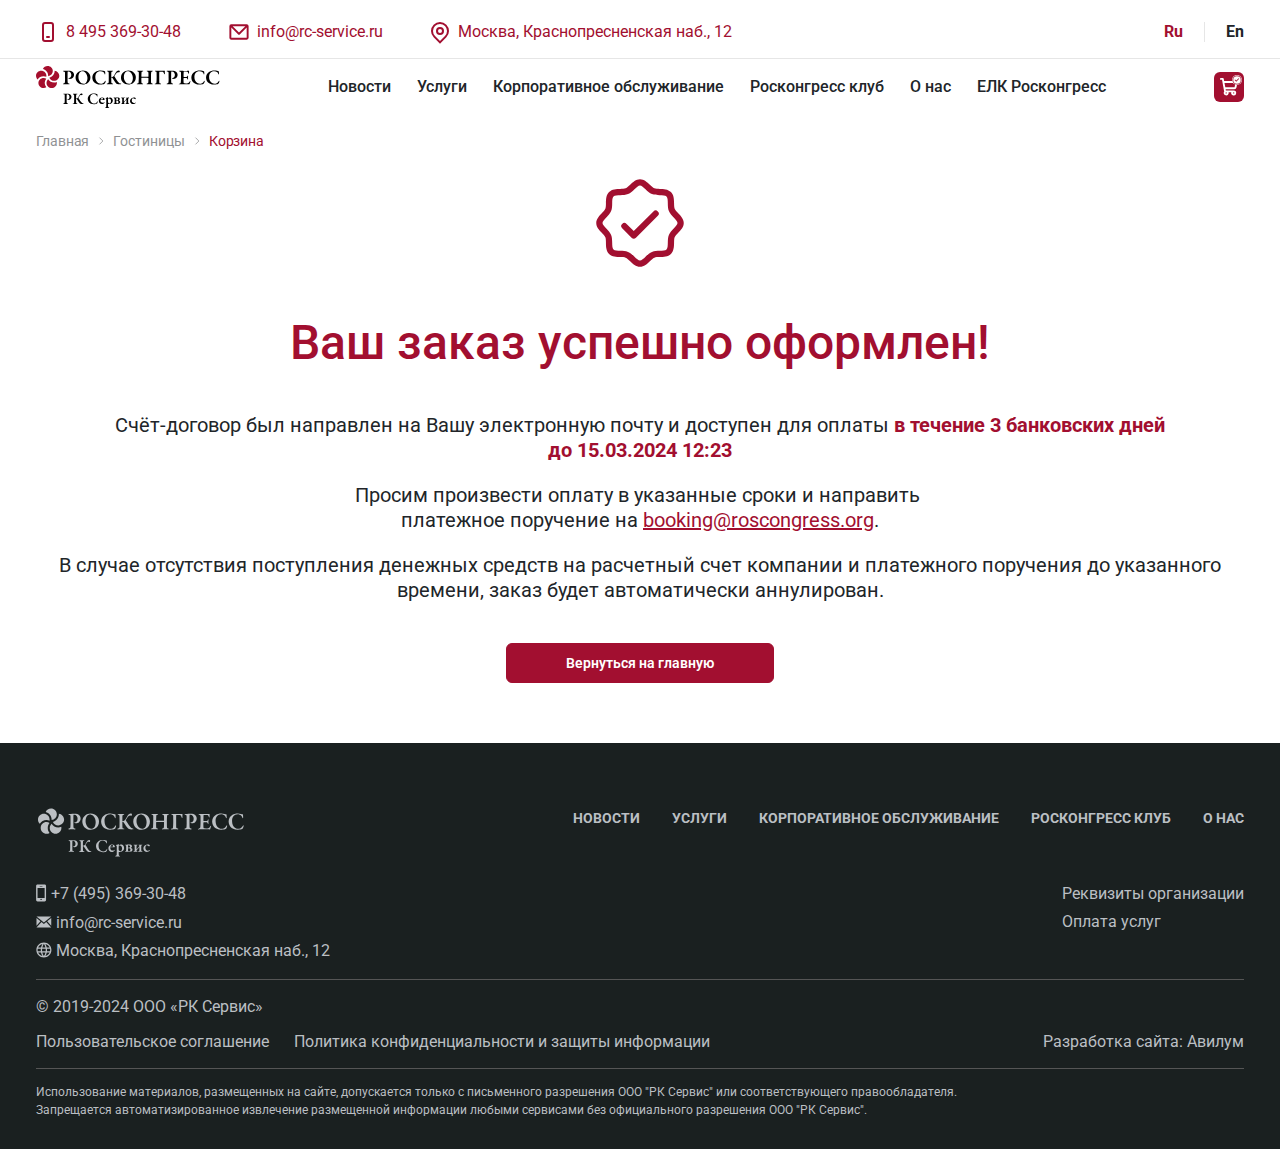
<file: thanks.html>
<!DOCTYPE html>
<html lang="ru">

<head>
	<meta charset="UTF-8">
	<meta http-equiv="X-UA-Compatible" content="IE=edge">
	<meta name="viewport" content="width=device-width, initial-scale=1.0">
	<title>РК Сервис</title>
	<meta property="og:title" content="РК Сервис">
	<meta property="og:description" content="Описание">
	<meta property="og:url" content="/">
	<meta property="og:site_name" content="РК Сервис">
	<!-- favicon -->
	<link rel="apple-touch-icon" sizes="180x180" href="img/favicon/apple-touch-icon.png">
	<link rel="icon" type="image/png" sizes="32x32" href="img/favicon/favicon-32x32.png">
	<link rel="icon" type="image/png" sizes="16x16" href="img/favicon/favicon-16x16.png">
	<link rel="manifest" href="img/favicon/site.webmanifest">
	<link rel="mask-icon" href="img/favicon/safari-pinned-tab.svg" color="#5bbad5">
	<meta name="msapplication-TileColor" content="#da532c">
	<meta name="theme-color" content="#ffffff">
	<!-- styles -->
	<link rel="stylesheet" href="css/vendor.min.css">
	<link rel="stylesheet" href="css/app.min.css">
</head>

<body>
	<!-- wrapper -->
	<div class="wrapper">
		<!-- header -->
		<header class="header" id="header">
			<div class="header__top">
				<div class="container">
					<div class="header__wrapper">
						<div class="header-contacts header__contacts">
							<ul class="header-contacts__list">
								<li class="header-contacts__item">
									<a href="tel:84953693048" class="header-contacts__link">
										<svg>
											<use xlink:href="img/sprite.svg#icon-tel"></use>
										</svg>
										<span>8 495 369-30-48</span>
									</a>
								</li>
								<li class="header-contacts__item">
									<a href="mailto:info@rc-service.ru" class="header-contacts__link">
										<svg>
											<use xlink:href="img/sprite.svg#icon-email"></use>
										</svg>
										<span>info@rc-service.ru</span>
									</a>
								</li>
								<li class="header-contacts__item">
									<address class="header-contacts__link">
										<svg>
											<use xlink:href="img/sprite.svg#icon-location"></use>
										</svg>
										<span>Москва, Краснопресненская наб., 12</span>
									</address>
								</li>
							</ul>
						</div>
						<div class="c-languages header__languages">
							<ul class="c-languages__list">
								<li class="c-languages__item is--active">
									<a href="#" class="c-languages__link">Ru</a>
								</li>
								<li class="c-languages__item">
									<a href="#" class="c-languages__link">En</a>
								</li>
							</ul>
						</div>
					</div>
				</div>
			</div>
			<div class="header__bottom">
				<div class="container">
					<div class="header__wrapper">
						<a href="index.html" class="header__logotype">
							<img src="img/logotype.svg" width="184" height="44" alt="РК Сервис">
						</a>
						<nav class="nav header__nav">
							<ul class="nav__list">
								<li class="nav__item">
									<a href="#" class="nav__link">Новости</a>
								</li>
								<li class="nav__item">
									<a href="#" class="nav__link">Услуги</a>
								</li>
								<li class="nav__item">
									<a href="#" class="nav__link">Корпоративное обслуживание</a>
								</li>
								<li class="nav__item">
									<a href="#" class="nav__link">Росконгресс клуб</a>
								</li>
								<li class="nav__item">
									<a href="#" class="nav__link">О нас</a>
								</li>
								<li class="nav__item">
									<a href="#" class="nav__link">ЕЛК Росконгресс</a>
								</li>
							</ul>
						</nav>
						<button class="hamburger" id="hamburger-toggle" aria-label="Меню">
							<span class="hamburger__inner"></span>
							<span class="hamburger__inner"></span>
							<span class="hamburger__inner"></span>
						</button>
						<div class="c-basket header__basket">
							<a href="#" class="c-basket__btn">
								<div class="c-basket__group">
									<svg class="c-basket__icon">
										<use xlink:href="img/sprite.svg#icon-basket"></use>
									</svg>
									<svg class="c-basket__status">
										<use xlink:href="img/sprite.svg#icon-check"></use>
									</svg>
								</div>
							</a>
						</div>
					</div>
				</div>
			</div>
		</header>
		<!-- end of header -->
		<!-- content -->
		<div class="wrapper__content">
			<!-- thanks -->
			<section class="thanks" id="thanks">
				<div class="container">
					<div class="row">
						<div class="col-12">
							<!-- breadcrumb -->
							<nav class="breadcrumbs" aria-label="Breadcrumb">
								<ol class="breadcrumbs__list">
									<li class="breadcrumbs__item">
										<a href="index.html" class="breadcrumbs__link">Главная</a>
									</li>
									<li class="breadcrumbs__item">
										<a href="#" class="breadcrumbs__link">Гостиницы</a>
									</li>
									<li class="breadcrumbs__item">
										<a href="thanks.html" class="breadcrumbs__link">Корзина</a>
									</li>
								</ol>
							</nav>
							<!-- end of breadcrumb -->
							<div class="thanks__wrap">
								<picture class="thanks__icon">
									<img src="img/icon-done.svg" alt="Icon">
								</picture>
								<h1 class="thanks__heading">Ваш заказ успешно оформлен!</h1>
								<div class="thanks__content">
									<p>Счёт-договор был направлен на Вашу электронную почту и доступен для оплаты <b>в течение 3&nbsp;банковских&nbsp;дней <br>до 15.03.2024 12:23</b></p>
									<p>Просим произвести оплату в указанные сроки&nbsp;и&nbsp;направить <br>платежное поручение на <a href="mailto:booking@roscongress.org">booking@roscongress.org</a>.</p>
									<p>В случае отсутствия поступления денежных средств на расчетный счет компании и платежного поручения до указанного времени, заказ будет автоматически аннулирован.</p>
								</div>
								<a href="index.html" class="thanks__btn btn">Вернуться на главную</a>
							</div>
						</div>
					</div>
				</div>
			</section>
			<!-- end of thanks -->
		</div>
		<!-- end of content -->
		<!-- footer -->
		<footer class="footer" itemscope="" itemtype="https://schema.org/WPFooter">
			<div class="container">
				<div class="footer_item">
					<a class="logo" href="/" title="РОСКОНГРЕСС">
						<svg xmlns="http://www.w3.org/2000/svg" id="logo-footer" viewBox="0 0 206 49" class="logo-footer">
							<path d="M0 11.6441C0 8.44408 2.61587 5.82821 5.81587 5.82821C9.01587 5.82821 11.6317 8.44408 11.6317 11.6441C11.6317 11.9996 11.6063 12.3552 11.5302 12.7107C10.5905 12.3298 9.5746 12.1012 8.50794 12.1012C5.68889 12.1012 3.2 13.5996 1.82857 15.86C0.711111 14.7933 0 13.2949 0 11.6441ZM9.75238 19.9234C9.75238 18.0441 10.4127 16.3171 11.5302 14.9711C10.6413 14.4377 9.6 14.1076 8.50794 14.1076C5.30794 14.1076 2.69206 16.7234 2.69206 19.9234C2.69206 23.1234 5.30794 25.7393 8.50794 25.7393C9.6254 25.7393 10.6413 25.4092 11.5302 24.8758C10.4127 23.5298 9.75238 21.8028 9.75238 19.9234ZM20.2667 19.4663C17.4476 19.4663 14.9587 17.9425 13.5873 15.7076C12.4698 16.7742 11.7587 18.2726 11.7587 19.9234C11.7587 23.1234 14.3746 25.7393 17.5746 25.7393C20.7746 25.7393 23.3905 23.1234 23.3905 19.9234C23.3905 19.5679 23.3397 19.2123 23.2889 18.8568C22.3746 19.2631 21.3333 19.4663 20.2667 19.4663ZM20.8508 5.8536C20.8508 6.00598 20.8762 6.15836 20.8762 6.28535C20.8762 9.94249 18.3365 13.0409 14.9333 13.879C15.8222 15.9615 17.8794 17.4346 20.2921 17.4346C23.4921 17.4346 26.1079 14.8187 26.1079 11.6187C26.0825 8.64725 23.7714 6.15836 20.8508 5.8536ZM13.0286 0.494873C10.6159 0.494873 8.55873 1.96789 7.66984 4.05043C11.073 4.88852 13.6381 7.96154 13.6381 11.6441C13.6381 11.7965 13.6381 11.9488 13.6127 12.0758C16.5333 11.7711 18.8444 9.30757 18.8444 6.28535C18.8444 3.11075 16.254 0.494873 13.0286 0.494873Z" />
							<path d="M36.3174 6.64058C36.0888 6.64058 35.7587 6.79296 35.6571 6.86915C35.5809 6.94534 35.4539 7.19931 35.4285 7.75804C35.4031 8.24058 35.4031 11.2374 35.3777 13.9803C35.3777 16.1898 35.4285 17.739 35.4285 18.3485C35.4539 19.8215 35.5301 20.2533 36.9269 20.6088C37.4095 20.7104 37.6126 20.8882 37.6126 21.1168C37.6126 21.3199 37.2063 21.4469 36.8761 21.4469C36.2412 21.4469 34.8698 21.2945 33.8031 21.2945C33.092 21.2945 31.9237 21.3961 31.1618 21.3961C30.6031 21.3961 30.2729 21.2692 30.2729 21.0152C30.2729 20.8374 30.6031 20.6596 30.8571 20.5834C32.0507 20.3041 32.3301 19.9231 32.4063 18.8311C32.4825 17.866 32.5587 16.2914 32.5587 15.0723C32.5587 14.3104 32.5587 8.9009 32.5079 8.18979C32.4317 7.35169 32.3047 6.97074 30.9841 6.79296C30.6793 6.74217 30.4253 6.56439 30.4253 6.4374C30.4253 6.23423 30.6539 6.10725 30.9333 6.05645C31.0856 6.03106 31.5174 6.03106 31.7206 6.03106C33.2698 6.03106 35.2507 5.82788 36.3428 5.82788C38.6539 5.82788 40.2285 6.25963 41.219 7.22471C42.3618 8.34217 42.6158 9.6374 42.6158 10.4755C42.6158 12.4565 41.7269 13.5231 41.0158 14.1326C40.3809 14.666 39.0603 15.2247 38.1206 15.2247C37.8666 15.2247 37.1809 15.1739 36.8761 15.0469C36.546 14.8945 36.3682 14.793 36.3682 14.5644C36.3682 14.4628 36.546 14.3358 36.7237 14.3358H37.0793C38.0952 14.3358 39.5936 13.1168 39.5936 10.6279C39.5936 8.67233 38.2983 6.64058 36.3174 6.64058Z" />
							<path d="M61.0031 13.447C61.0031 16.6216 59.6571 18.6533 57.9555 20.0248C56.584 21.0914 54.5269 21.7517 52.6729 21.7517C50.1333 21.7517 47.9237 20.7867 46.3999 19.1613C45.1047 17.7644 44.3174 15.8597 44.3174 13.6248C44.3174 10.6787 45.6126 8.79936 47.4412 7.35174C48.5333 6.51364 50.565 5.62476 52.5714 5.62476C57.9047 5.62476 61.0031 9.58666 61.0031 13.447ZM49.2698 7.7073C48.4571 8.4946 47.5682 10.247 47.5682 13.1168C47.5682 16.8248 49.8285 20.8628 53.3587 20.8628C54.6793 20.8628 55.5174 20.1771 55.8221 19.8724C56.838 18.8565 57.6761 16.774 57.6761 14.2089C57.6761 12.3041 56.9396 9.40888 55.1618 7.78349C54.3491 7.07237 53.0285 6.48825 51.9618 6.48825C50.8952 6.46285 49.8285 7.14856 49.2698 7.7073Z" />
							<path d="M75.4285 6.00571C76.0127 6.1581 76.6222 6.28508 77.1555 6.36127C77.3333 6.36127 77.5111 6.64064 77.5111 7.02159C77.5365 7.7073 77.5873 8.5454 77.6381 9.23111C77.6635 9.73905 77.4857 10.1454 77.2317 10.1454C77.1047 10.1454 76.9016 9.86603 76.7746 9.48508C76.5206 8.74857 76.165 8.08825 75.7587 7.7581C74.7174 6.8946 73.4984 6.36127 72.1778 6.36127C68.3428 6.36127 66.5143 9.40889 66.5143 13.066C66.5143 14.6914 66.7936 16.0883 67.327 17.1549C68.6476 19.8216 70.8571 20.7613 72.7365 20.7613C73.0412 20.7613 74.2349 20.7105 75.073 20.2025C75.9619 19.6946 76.6222 18.9835 77.1809 17.993C77.4603 17.4597 77.6381 17.2565 77.8412 17.2565C78.0952 17.2565 78.0952 17.8914 78.0444 18.1454C77.9174 18.7549 77.5365 19.8216 77.3333 20.2533C77.2571 20.4819 76.8254 20.8629 76.4698 21.0152C76.1397 21.1422 74.4635 21.7263 72.2539 21.7263C68.673 21.7263 66.1333 20.1263 65.1428 19.0089C64.2285 17.9422 63.1111 16.266 63.1111 13.574C63.1111 10.6533 64.7619 8.59619 65.7778 7.78349C67.8349 6.08191 70.3238 5.59937 72.3047 5.59937C73.3968 5.62476 74.5651 5.80254 75.4285 6.00571Z" />
							<path d="M80.3555 5.90412C80.9396 5.90412 82.0825 6.0311 82.8444 6.0311C83.5809 6.0311 84.9777 5.92952 85.5364 5.92952C86.019 5.92952 86.2729 6.0565 86.2729 6.25968C86.2729 6.48825 85.9174 6.58983 85.638 6.66603C84.6983 6.91999 84.4952 7.04698 84.419 8.13904C84.3682 9.02793 84.3936 11.7454 84.3936 12.8629C84.3936 12.9644 84.4698 13.1168 84.5714 13.1168C85.8666 13.0152 86.6793 12.6089 87.5428 11.2121C88.2285 10.0946 88.711 9.18031 89.2952 8.24063C90.2602 6.64063 91.4285 5.62476 92.7237 5.62476C93.5364 5.62476 93.9682 5.95491 93.9682 6.64063C93.9682 6.8692 93.7904 7.27555 93.6634 7.40253C93.4602 7.6311 93.2571 7.6565 92.9523 7.6311C92.6983 7.58031 92.3682 7.50412 92.1396 7.50412C90.7174 7.50412 90.0825 8.51999 89.4222 9.58666C88.7364 10.6533 88.2031 11.4914 87.8475 11.9994C87.8221 12.0502 87.8221 12.1517 87.8475 12.2025C88.4063 13.2692 90.565 16.6724 91.6063 18.0692C93.2063 20.1771 93.8158 20.3295 95.111 20.6343C95.2634 20.6851 95.492 20.7867 95.492 20.8882C95.492 21.1168 95.3396 21.2438 95.0095 21.3454C94.6793 21.447 94.1206 21.4724 93.5618 21.4724C91.4285 21.4724 90.3872 21.1422 89.4475 19.8724C88.5587 18.7549 87.5428 17.1803 86.4253 15.4279C85.638 14.1581 85.3079 13.7263 84.546 13.7263C84.419 13.7263 84.3936 13.9041 84.3682 14.0057C84.3682 15.9613 84.4444 18.5009 84.4698 19.3898C84.4952 19.8724 84.6221 20.2279 85.6888 20.5073C86.1206 20.6343 86.3999 20.7867 86.3999 20.9898C86.3999 21.2184 85.9936 21.3454 85.6126 21.3454C85.0793 21.3454 83.4031 21.2946 82.6666 21.2946C81.9301 21.2946 80.711 21.3962 79.9491 21.3962C79.5936 21.3962 79.2888 21.193 79.2888 21.0406C79.2888 20.8121 79.492 20.7105 79.9999 20.5835C81.1682 20.3295 81.4221 19.974 81.4983 18.5009C81.5491 17.2819 81.5491 15.6311 81.5491 13.0406C81.5491 10.2216 81.4983 9.3073 81.4729 8.41841C81.4475 7.27555 81.219 6.97079 80.3809 6.71682C79.746 6.53904 79.5936 6.38666 79.5936 6.20888C79.6444 6.00571 80.0253 5.90412 80.3555 5.90412Z" />
							<path d="M111.924 13.447C111.924 16.6216 110.578 18.6533 108.876 20.0248C107.505 21.0914 105.448 21.7517 103.594 21.7517C101.054 21.7517 98.8444 20.7867 97.3206 19.1613C96.0253 17.7644 95.238 15.8597 95.238 13.6248C95.238 10.6787 96.5333 8.79936 98.3618 7.35174C99.4539 6.51364 101.486 5.62476 103.517 5.62476C108.851 5.62476 111.924 9.58666 111.924 13.447ZM100.19 7.7073C99.3777 8.4946 98.4888 10.247 98.4888 13.1168C98.4888 16.8248 100.749 20.8628 104.279 20.8628C105.6 20.8628 106.438 20.1771 106.743 19.8724C107.759 18.8565 108.597 16.774 108.597 14.2089C108.597 12.3041 107.835 9.40888 106.082 7.78349C105.27 7.07237 103.949 6.48825 102.882 6.48825C101.841 6.46285 100.749 7.14856 100.19 7.7073Z" />
							<path d="M118.451 12.9136C120.102 12.9136 123.276 12.812 125.816 12.812C125.917 12.812 126.019 12.5834 126.044 12.2025C126.095 11.8977 126.095 9.05326 125.994 8.11358C125.892 7.25008 125.765 6.99612 124.8 6.74215C124.47 6.64056 124.089 6.51358 124.089 6.25961C124.089 6.08183 124.343 5.95485 124.876 5.95485C125.181 5.95485 126.984 6.03104 127.594 6.03104C128.356 6.03104 129.879 5.92945 130.184 5.92945C130.641 5.92945 130.921 6.05643 130.921 6.23421C130.921 6.48818 130.692 6.61516 130.159 6.76755C129.295 6.97072 129.143 7.35167 129.092 8.03739C128.965 9.18024 128.889 11.339 128.889 14.7675C128.889 17.1294 128.965 18.3993 128.99 19.1866C129.016 20.1263 129.244 20.2025 130.235 20.5072C130.667 20.6596 130.921 20.812 130.921 21.0152C130.921 21.2691 130.59 21.3453 130.159 21.3453C129.752 21.3453 128.457 21.2691 127.721 21.2691C127.187 21.2691 125.257 21.3961 124.775 21.3961C124.19 21.3961 123.962 21.2691 123.962 21.066C123.962 20.8628 124.267 20.6596 124.622 20.558C125.816 20.2533 125.841 20.0501 125.968 18.2723C126.044 17.3072 126.07 15.0469 126.019 14.3866C126.019 14.158 125.917 14.0818 125.816 14.0818C123.886 14.0818 118.933 14.0056 118.451 14.0564C118.324 14.0818 118.146 14.285 118.146 14.412C118.095 15.3009 118.146 17.8914 118.171 18.6533C118.197 19.7961 118.349 20.1517 119.34 20.431C119.848 20.5834 120.178 20.7612 120.178 21.0406C120.203 21.2691 119.721 21.3453 119.416 21.3453C119.238 21.3453 117.232 21.2691 116.394 21.2691C115.835 21.2691 114.616 21.3707 113.778 21.3707C113.143 21.3707 112.94 21.2437 112.94 21.066C112.94 20.812 113.194 20.6596 113.625 20.5326C114.692 20.2533 114.895 19.9739 115.022 18.958C115.124 17.9929 115.251 14.3866 115.251 11.085C115.251 10.3485 115.302 9.02786 115.251 8.06278C115.2 7.27548 114.997 6.99612 114.184 6.76755C113.625 6.58977 113.371 6.43739 113.371 6.23421C113.371 6.00564 113.676 5.90405 114.108 5.90405C114.768 5.90405 116.089 6.00564 116.724 6.00564C117.74 6.00564 118.832 5.92945 119.416 5.92945C119.924 5.92945 120.203 6.03104 120.203 6.23421C120.203 6.48818 119.898 6.64056 119.39 6.76755C118.375 6.99612 118.298 7.45326 118.273 8.44374C118.222 9.30723 118.121 12.1263 118.197 12.5834C118.171 12.7866 118.273 12.9136 118.451 12.9136Z" />
							<path d="M144.178 5.87866C144.356 5.87866 144.483 6.00565 144.483 6.13263C144.432 6.84374 144.457 8.36755 144.483 9.20565C144.508 9.51041 144.33 9.96755 144.152 9.96755C143.949 9.96755 143.721 9.84057 143.568 9.28184C143.263 8.21517 142.806 7.09771 141.917 7.02152C141.181 6.91993 139.352 6.94533 138.844 6.97073C138.362 6.97073 138.235 7.12311 138.235 7.35168C138.159 8.62152 138.159 10.8056 138.159 12.4056C138.159 14.1072 138.184 17.3326 138.184 19.0596C138.209 20.1009 138.59 20.3295 139.708 20.6088C140.063 20.7358 140.343 20.8882 140.343 21.0914C140.343 21.2945 140.063 21.4469 139.632 21.4469C139.022 21.4469 137.549 21.3199 136.635 21.3199C135.746 21.3199 134.222 21.4723 133.74 21.4723C133.359 21.4723 133.079 21.2437 133.079 21.1422C133.079 20.8882 133.359 20.7104 133.79 20.6088C134.832 20.3802 134.933 19.9485 134.984 19.3898C135.06 18.6279 135.238 17.2056 135.238 12.4564C135.238 10.2215 135.238 8.7485 135.187 8.11358C135.136 7.32628 134.959 7.02152 134.019 6.81834C133.486 6.66596 133.283 6.53898 133.283 6.28501C133.283 6.10723 133.613 5.98025 133.994 5.98025C135.06 5.98025 136 6.05644 136.965 6.05644H140.114C143.314 6.03104 143.898 5.92946 144.178 5.87866Z" />
							<path d="M152.432 6.64058C152.203 6.64058 151.873 6.79296 151.771 6.86915C151.695 6.94534 151.568 7.19931 151.543 7.75804C151.517 8.24058 151.517 11.2374 151.492 13.9803C151.492 16.1898 151.543 17.739 151.543 18.3485C151.568 19.8215 151.644 20.2533 153.041 20.6088C153.524 20.7104 153.727 20.8882 153.727 21.1168C153.727 21.3199 153.321 21.4469 152.991 21.4469C152.356 21.4469 150.984 21.2945 149.917 21.2945C149.206 21.2945 148.038 21.3961 147.276 21.3961C146.717 21.3961 146.387 21.2692 146.387 21.0152C146.387 20.8374 146.717 20.6596 146.971 20.5834C148.165 20.3041 148.444 19.9231 148.521 18.8311C148.597 17.866 148.673 16.2914 148.673 15.0723C148.673 14.3104 148.673 8.9009 148.622 8.18979C148.546 7.35169 148.419 6.97074 147.098 6.79296C146.794 6.74217 146.54 6.56439 146.54 6.4374C146.54 6.23423 146.768 6.10725 147.048 6.05645C147.2 6.03106 147.632 6.03106 147.835 6.03106C149.384 6.03106 151.365 5.82788 152.457 5.82788C154.768 5.82788 156.343 6.25963 157.333 7.22471C158.476 8.34217 158.73 9.6374 158.73 10.4755C158.73 12.4565 157.841 13.5231 157.13 14.1326C156.495 14.666 155.175 15.2247 154.235 15.2247C153.981 15.2247 153.295 15.1739 152.991 15.0469C152.66 14.8945 152.483 14.793 152.483 14.5644C152.483 14.4628 152.66 14.3358 152.838 14.3358H153.194C154.21 14.3358 155.708 13.1168 155.708 10.6279C155.708 8.67233 154.413 6.64058 152.432 6.64058Z" />
							<path d="M169.168 6.03153C169.956 6.03153 170.946 5.92994 171.302 5.87915C171.403 5.85375 171.556 6.03153 171.581 6.18391C171.606 6.61566 171.606 8.29185 171.606 8.77439C171.606 9.10454 171.429 9.4601 171.225 9.4601C170.997 9.4601 170.819 9.10455 170.768 8.85058C170.463 7.50455 169.778 7.12359 169.219 7.0474C168.762 6.97121 167.721 6.86963 165.867 6.89502C165.765 6.89502 165.587 6.99661 165.562 7.58074C165.511 8.19026 165.435 11.5426 165.46 12.8633C165.46 12.9395 165.562 13.0918 165.689 13.0918H167.619C169.346 13.0918 169.295 12.9903 169.752 11.9236C169.905 11.568 170.057 11.2887 170.286 11.2887C170.489 11.2887 170.54 11.695 170.514 11.9744C170.463 12.6601 170.413 13.0918 170.413 13.6506C170.413 14.3109 170.463 14.6918 170.514 15.3014C170.54 15.7331 170.387 16.0379 170.21 16.0379C170.006 16.0379 169.829 15.7585 169.752 15.5045C169.448 14.4379 169.117 14.2855 168.178 14.2093C167.416 14.1331 166.502 14.1331 165.765 14.1331C165.663 14.1331 165.46 14.3871 165.46 14.4125C165.359 15.0982 165.384 16.9776 165.41 17.7649C165.435 18.349 165.41 19.2379 165.511 19.7458C165.587 19.9744 165.79 20.2791 166.044 20.3299C166.425 20.4061 167.187 20.4823 168 20.4823C168.737 20.4823 169.625 20.4823 170.235 20.2538C170.946 19.9744 171.606 19.4157 172.14 18.476C172.47 17.8411 172.698 17.6379 172.876 17.6379C173.13 17.6379 173.105 18.1458 173.079 18.349C173.079 18.5522 172.368 20.7617 172.165 21.1426C172.089 21.3204 171.708 21.4474 171.581 21.4474C171.327 21.4474 165.359 21.3204 163.53 21.3204C161.905 21.3204 161.651 21.4474 160.787 21.4474C160.33 21.4474 159.975 21.3712 159.975 21.1426C159.975 20.9141 160.279 20.7617 160.711 20.6601C161.93 20.3807 162.26 20.1268 162.362 18.8315C162.438 17.8157 162.565 15.9871 162.565 12.9903C162.565 10.1458 162.59 9.02835 162.54 8.34264C162.489 7.47915 162.286 6.99661 161.27 6.79343C160.762 6.69185 160.508 6.59026 160.508 6.36169C160.508 6.13312 160.914 6.00613 161.244 6.00613C162.387 6.00613 164.368 6.08232 165.613 6.08232H169.168V6.03153Z" />
							<path d="M186.489 6.00571C187.073 6.1581 187.682 6.28508 188.216 6.36127C188.394 6.36127 188.571 6.64064 188.571 7.02159C188.597 7.7073 188.648 8.5454 188.698 9.23111C188.724 9.73905 188.546 10.1454 188.292 10.1454C188.165 10.1454 187.962 9.86603 187.835 9.48508C187.581 8.74857 187.225 8.08825 186.819 7.7581C185.778 6.8946 184.559 6.36127 183.238 6.36127C179.403 6.36127 177.575 9.40889 177.575 13.066C177.575 14.6914 177.854 16.0883 178.387 17.1549C179.708 19.8216 181.917 20.7613 183.797 20.7613C184.102 20.7613 185.295 20.7105 186.133 20.2025C187.022 19.6946 187.683 18.9835 188.241 17.993C188.521 17.4597 188.698 17.2565 188.902 17.2565C189.156 17.2565 189.156 17.8914 189.105 18.1454C188.978 18.7549 188.597 19.8216 188.368 20.2533C188.292 20.4819 187.86 20.8629 187.505 21.0152C187.175 21.1422 185.498 21.7263 183.289 21.7263C179.708 21.7263 177.168 20.1263 176.178 19.0089C175.263 17.9422 174.146 16.266 174.146 13.574C174.146 10.6533 175.797 8.59619 176.813 7.78349C178.87 6.08191 181.359 5.59937 183.34 5.59937C184.457 5.62476 185.625 5.80254 186.489 6.00571Z" />
							<path d="M202.946 6.00571C203.53 6.1581 204.14 6.28508 204.673 6.36127C204.851 6.36127 205.029 6.64064 205.029 7.02159C205.054 7.7073 205.105 8.5454 205.156 9.23111C205.181 9.73905 205.003 10.1454 204.749 10.1454C204.622 10.1454 204.419 9.86603 204.292 9.48508C204.038 8.74857 203.683 8.08825 203.276 7.7581C202.235 6.8946 201.016 6.36127 199.695 6.36127C195.86 6.36127 194.057 9.40889 194.057 13.066C194.057 14.6914 194.336 16.0883 194.87 17.1549C196.19 19.8216 198.4 20.7613 200.279 20.7613C200.584 20.7613 201.778 20.7105 202.616 20.2025C203.505 19.6946 204.165 18.9835 204.724 17.993C205.003 17.4597 205.181 17.2565 205.384 17.2565C205.638 17.2565 205.638 17.8914 205.587 18.1454C205.46 18.7549 205.079 19.8216 204.851 20.2533C204.775 20.4819 204.343 20.8629 203.987 21.0152C203.657 21.1422 201.981 21.7263 199.771 21.7263C196.19 21.7263 193.651 20.1263 192.66 19.0089C191.746 17.9422 190.629 16.266 190.629 13.574C190.629 10.6533 192.279 8.59619 193.295 7.78349C195.352 6.08191 197.841 5.59937 199.822 5.59937C200.914 5.62476 202.057 5.80254 202.946 6.00571Z" />
							<path d="M35.0222 32.7997C34.8698 32.7997 34.6159 32.9013 34.5397 32.9521C34.4889 33.0029 34.3873 33.2061 34.3873 33.6124C34.3619 33.968 34.3619 36.2283 34.3619 38.2854C34.3619 39.9108 34.3873 41.1299 34.3873 41.5616C34.4127 42.6791 34.4635 43.0092 35.5048 43.2632C35.8603 43.3648 36.0127 43.4918 36.0127 43.6442C36.0127 43.7965 35.7079 43.8981 35.454 43.8981C34.9714 43.8981 33.9556 43.7965 33.1429 43.7965C32.6095 43.7965 31.7206 43.8473 31.1619 43.8473C30.7556 43.8473 30.5016 43.7711 30.5016 43.568C30.5016 43.441 30.7556 43.2886 30.9333 43.2378C31.8222 43.0346 32.0508 42.7553 32.1016 41.9426C32.1524 41.2061 32.2032 40.0124 32.2032 39.1235C32.2032 38.514 32.2032 34.4505 32.1778 33.9426C32.1524 33.3077 32.0254 33.0283 31.0349 32.9013C30.8063 32.8759 30.6286 32.7489 30.6286 32.6219C30.6286 32.4696 30.781 32.368 31.0095 32.3426C31.1365 32.3172 31.4413 32.3172 31.619 32.3172C32.7873 32.3172 34.2603 32.1648 35.073 32.1648C36.8254 32.1648 37.9937 32.495 38.7302 33.2315C39.5936 34.0696 39.7714 35.06 39.7714 35.695C39.7714 37.1934 39.1111 37.9807 38.5778 38.4378C38.0952 38.8442 37.1048 39.2505 36.3937 39.2505C36.1905 39.2505 35.6825 39.2251 35.454 39.1235C35.2 39.0219 35.073 38.9204 35.073 38.768C35.073 38.6918 35.2 38.5902 35.3524 38.5902H35.6317C36.3937 38.5902 37.5111 37.6759 37.5111 35.7965C37.5111 34.3235 36.5206 32.7997 35.0222 32.7997Z" />
							<path d="M41.9047 32.241C42.3365 32.241 43.2 32.3426 43.7841 32.3426C44.3174 32.3426 45.3841 32.241 45.8158 32.241C46.1714 32.241 46.3746 32.3426 46.3746 32.495C46.3746 32.6728 46.0952 32.7743 45.892 32.8251C45.1809 33.0283 45.0285 33.1045 44.9778 33.9426C44.9524 34.6029 44.9524 36.6347 44.9524 37.4728C44.9524 37.5743 45.0032 37.6505 45.0793 37.6505C46.0698 37.5997 46.6539 37.2696 47.3143 36.2283C47.8222 35.4156 48.1778 34.7299 48.6349 33.9934C49.3714 32.8251 50.1587 32.0632 51.1492 32.0632C51.7587 32.0632 52.1651 32.3426 52.1651 32.8505C52.1651 33.0029 52.0127 33.6378 51.8857 33.7648C51.7333 33.9172 51.5809 33.9934 51.3524 33.9172C51.0222 33.8156 50.692 33.7394 50.4381 33.7394C49.6508 33.7394 49.2952 34.095 48.7111 35.0347C48.2032 35.822 47.7968 36.4569 47.5428 36.8632C47.5174 36.8886 47.5174 36.9648 47.5428 37.0156C47.9492 37.8029 49.5746 40.368 50.3619 41.4347C51.5555 43.0093 52.0381 43.1362 53.0032 43.3648C53.1047 43.3902 53.2825 43.4664 53.2825 43.568C53.2825 43.7204 53.1809 43.8474 52.927 43.9235C52.673 43.9997 52.2666 44.0251 51.8349 44.0251C50.2349 44.0251 49.4476 43.7712 48.7365 42.8315C48.0762 41.9934 47.3143 40.8251 46.4762 39.4791C45.8666 38.514 45.6381 38.2093 45.0539 38.1839C44.9524 38.1839 44.9524 38.3109 44.927 38.4124C44.927 39.8855 44.9778 41.7902 45.0032 42.4505C45.0285 42.8315 45.1047 43.1109 45.9174 43.314C46.2476 43.4156 46.4508 43.5426 46.4508 43.6696C46.4508 43.822 46.146 43.9489 45.8412 43.9489C45.4349 43.9489 44.1905 43.9235 43.6317 43.9235C43.073 43.9235 42.1587 43.9997 41.5746 43.9997C41.2952 43.9997 41.092 43.8474 41.092 43.7204C41.092 43.568 41.2444 43.4664 41.6254 43.3648C42.4889 43.1616 42.692 42.9077 42.7428 41.8156C42.7682 40.9013 42.7682 39.6569 42.7682 37.7013C42.7682 35.568 42.7428 34.8823 42.7174 34.2474C42.692 33.3839 42.5397 33.1553 41.9047 32.9775C41.4222 32.8505 41.2952 32.7235 41.2952 32.5966C41.3714 32.3426 41.6508 32.241 41.9047 32.241Z" />
							<path d="M67.2508 32.3165C67.6825 32.4181 68.1397 32.5451 68.546 32.5959C68.673 32.5959 68.8254 32.8245 68.8254 33.0785C68.8508 33.6118 68.8762 34.2467 68.927 34.7546C68.9524 35.1356 68.8254 35.4404 68.6222 35.4404C68.5206 35.4404 68.3936 35.2118 68.2667 34.9578C68.0889 34.3991 67.8095 33.9165 67.5048 33.6626C66.7175 33.0023 65.8032 32.6213 64.8127 32.6213C61.9175 32.6213 60.5714 34.8816 60.5714 37.6753C60.5714 38.8943 60.8 39.9356 61.181 40.7483C62.1714 42.7546 63.8222 43.4404 65.2444 43.4404C65.473 43.4404 66.3619 43.415 66.9968 43.034C67.6571 42.6531 68.1651 42.1197 68.5714 41.3832C68.8 40.9769 68.927 40.8245 69.054 40.8245C69.2571 40.8245 69.2571 41.307 69.2064 41.4848C69.1048 41.9419 68.8254 42.7292 68.673 43.0594C68.6222 43.2118 68.2921 43.5165 68.0127 43.6435C67.7587 43.7451 66.5143 44.1769 64.8381 44.1769C62.146 44.1769 60.2413 42.9578 59.5302 42.1197C58.8444 41.3324 58.0063 40.0626 58.0063 38.0562C58.0063 35.8721 59.2254 34.3229 59.9873 33.688C61.5365 32.4181 63.3905 32.0626 64.8889 32.0626C65.727 32.0372 66.5905 32.1642 67.2508 32.3165Z" />
							<path d="M76.1905 37.1923C76.5968 37.5987 76.8762 38.1574 76.8762 38.7923C76.8762 38.9193 76.6984 39.2241 76.4699 39.2241H72.508C72.4064 39.2241 72.3302 39.2749 72.3048 39.3511C72.254 39.5034 72.2286 39.7574 72.2286 40.0114C72.2286 40.4177 72.4572 41.2558 72.7873 41.6876C73.2445 42.2717 74.0064 42.6019 74.7937 42.6019C75.5556 42.6019 76.0889 42.4241 76.4191 41.9669C76.4953 41.8654 76.5714 41.7384 76.6476 41.7384C76.7238 41.7384 76.8 41.8654 76.8 41.9669C76.8 42.0685 76.7492 42.2717 76.6476 42.4241C76.0889 43.2876 75.2254 43.9987 73.7524 43.9987C71.6699 43.9987 70.4 42.4241 70.4 40.3415C70.4 38.8939 71.1873 37.4463 72.7111 36.7352C73.1683 36.5066 73.7016 36.3796 74.2095 36.3796C74.9715 36.4304 75.7334 36.7352 76.1905 37.1923ZM72.4318 38.4876C72.4064 38.5892 72.4826 38.6654 72.5588 38.6654C73.0413 38.6907 73.6 38.6654 74.4889 38.6654C74.7937 38.6654 75.1238 38.4876 75.1238 38.0558C75.1238 37.5479 74.6159 36.9384 74.108 36.9384C73.3714 36.9384 72.6603 37.6495 72.4318 38.4876Z" />
							<path d="M85.2317 37.4981C85.7142 38.0569 86.1206 38.895 86.1206 39.8855C86.1206 41.2061 85.5364 42.2728 84.5714 43.0347C83.5555 43.822 82.4126 43.9489 81.7777 43.9489C81.4476 43.9489 81.1174 43.9235 80.8888 43.8981C80.8126 43.8728 80.7364 44.0505 80.7364 44.1521C80.7111 44.9648 80.7618 46.4886 80.8126 46.895C80.8634 47.3775 80.965 47.6569 81.6761 47.8855C82.0317 47.987 82.1587 48.1394 82.1587 48.2664C82.1587 48.4188 81.8793 48.495 81.6507 48.495C81.1428 48.495 79.8984 48.3934 79.238 48.3934C78.7809 48.3934 78.5523 48.4442 77.765 48.4442C77.4603 48.4442 77.2317 48.3426 77.2317 48.1648C77.2317 48.0632 77.4095 47.9108 77.7142 47.8347C78.5777 47.6569 78.6793 47.4283 78.7301 46.3616C78.7555 45.7267 78.7809 44.2791 78.7809 42.4505C78.7809 41.2315 78.8063 39.1997 78.7555 38.514C78.7301 38.1331 78.6793 38.0569 78.6285 38.0061C78.2984 37.7521 77.9428 37.4474 77.9428 37.3458C77.9428 37.2442 78.146 36.9902 78.3237 36.9394C78.6793 36.8378 79.6952 36.5331 80.1777 36.2283C80.3555 36.1267 80.5079 36.0759 80.5333 36.0759C80.6095 36.0759 80.7618 36.2283 80.7618 36.3299C80.7364 36.6601 80.7364 36.8886 80.711 37.1934C80.711 37.2696 80.8126 37.3458 80.8634 37.3204C81.1936 37.0918 81.6761 36.8378 81.9301 36.7362C82.2349 36.6093 82.6666 36.4823 83.1745 36.4823C83.9111 36.4823 84.7491 36.9394 85.2317 37.4981ZM80.965 37.7775C80.9142 37.8283 80.7872 38.0569 80.7618 38.2601C80.6603 39.0474 80.6603 40.5204 80.6857 41.4854C80.6857 41.8156 80.7618 42.1204 80.8634 42.3235C81.2444 42.9839 81.9809 43.3648 82.3618 43.3648C82.565 43.3648 82.7682 43.314 82.9714 43.1362C83.9111 42.4505 84.0634 40.8759 84.0634 40.3934C84.0634 39.9108 83.9618 38.9712 83.3015 38.2347C82.8952 37.7775 82.2349 37.5743 81.9301 37.5743C81.5999 37.5489 81.1936 37.6505 80.965 37.7775Z" />
							<path d="M92.9016 39.8336C92.8 39.859 92.8762 39.9351 92.927 39.9605C93.2572 40.0621 93.6635 40.2399 93.7905 40.3669C94.0699 40.5955 94.4508 40.9002 94.4508 41.6621C94.4508 42.6526 93.7143 43.2875 92.9524 43.5669C92.2667 43.8209 91.3778 43.8463 90.6413 43.8463C90.2349 43.8463 89.854 43.8209 89.3714 43.8209C88.7873 43.8209 88.0762 43.8463 87.4413 43.8717C87.1873 43.897 86.9587 43.7193 86.9587 43.5923C86.9587 43.4399 87.1873 43.3637 87.4159 43.3129C88.0508 43.1605 88.0762 42.9066 88.1016 42.4494C88.1524 42.0685 88.1778 41.459 88.1778 40.0621C88.1778 39.351 88.2032 38.7161 88.1524 38.005C88.127 37.5478 88.0762 37.3955 87.4667 37.2177C87.2381 37.1669 87.0603 37.0145 87.0603 36.8113C87.0603 36.7097 87.1365 36.6336 87.4413 36.6336C87.7714 36.6336 88.5079 36.6843 88.8635 36.6843C89.2191 36.6843 90.7429 36.5828 91.3016 36.5828C92.4445 36.5828 93.9683 36.8621 93.9683 38.3097C93.9937 39.1732 93.4603 39.5796 92.9016 39.8336ZM90.6159 37.1923C90.3619 37.1923 90.2095 37.2431 90.1333 37.2939C90.0826 37.3447 90.0318 37.4463 90.0318 37.7002C90.0064 37.9542 90.0064 39.2494 90.0318 39.5034C90.0572 39.6558 90.1333 39.6812 90.2349 39.6812C90.5397 39.6812 91.0984 39.6558 91.4032 39.5542C91.8857 39.3764 92.1397 38.9701 92.1397 38.4367C92.1143 37.9796 91.6825 37.1923 90.6159 37.1923ZM91.8349 40.5701C91.5556 40.3923 90.9968 40.2653 90.6667 40.2653C90.4381 40.2653 90.3365 40.2653 90.1841 40.2907C90.1079 40.3161 90.0826 40.3923 90.0572 40.5193C90.0318 40.697 90.0318 41.3828 90.0318 41.9923C90.0318 42.3478 90.0572 42.6272 90.2349 42.8812C90.3873 43.0843 90.7683 43.2875 90.946 43.2875C91.8095 43.2875 92.4699 42.551 92.4699 41.7383C92.4699 41.205 92.1651 40.824 91.8349 40.5701Z" />
							<path d="M96.0508 36.6335C96.4064 36.6335 97.0413 36.6843 97.5746 36.6843C98.0064 36.6843 98.5905 36.6335 99.1238 36.6335C99.3016 36.6335 99.5302 36.7097 99.5302 36.8367C99.5302 36.9891 99.4032 37.1161 99.1238 37.1923C98.5143 37.3447 98.5905 37.5986 98.5397 37.8526C98.4889 38.8685 98.4889 40.2907 98.5143 41.1542C98.5397 41.2558 98.5905 41.2812 98.6667 41.205C99.3778 40.4177 100.419 39.224 101.13 38.4367C101.333 38.2081 101.41 38.0304 101.41 37.9288V37.7002C101.41 37.4462 101.333 37.2939 100.876 37.1669C100.775 37.1415 100.571 37.0145 100.571 36.8875C100.571 36.7351 100.724 36.6589 101.029 36.6589C101.41 36.6589 101.892 36.7097 102.451 36.7097C102.984 36.6843 103.39 36.6335 103.873 36.6335C104.203 36.6335 104.33 36.7351 104.33 36.8621C104.33 37.0145 104.203 37.1161 103.898 37.2177C103.39 37.3701 103.314 37.624 103.289 37.8526C103.289 38.005 103.264 38.6653 103.264 39.4526C103.264 40.5193 103.289 41.8907 103.314 42.5256C103.34 43.1097 103.695 43.2113 104.025 43.2875C104.305 43.3637 104.457 43.5161 104.457 43.6431C104.457 43.7447 104.229 43.9224 104.051 43.9224C103.594 43.9224 103.035 43.8716 102.476 43.8716C101.994 43.8716 101.359 43.9224 100.724 43.9224C100.495 43.9224 100.267 43.8208 100.267 43.6431C100.267 43.4907 100.394 43.4145 100.698 43.3383C101.105 43.2113 101.308 42.9574 101.333 42.7288C101.359 42.2462 101.435 41.5605 101.435 39.224C101.435 39.1224 101.359 39.1224 101.308 39.1986C100.47 40.1129 99.3778 41.332 98.7429 42.0939C98.6667 42.1954 98.5651 42.3224 98.5651 42.4748V42.7542C98.5651 42.9827 98.6921 43.1605 99.0476 43.2875C99.2762 43.3383 99.454 43.4653 99.454 43.5669C99.454 43.7447 99.2254 43.897 98.9714 43.897C98.7937 43.897 97.7778 43.8716 97.346 43.8716C96.7365 43.8716 96.3048 43.9224 95.9746 43.9224C95.8222 43.9224 95.4667 43.897 95.4667 43.6685C95.4667 43.5161 95.6445 43.3891 95.9492 43.3129C96.4064 43.1859 96.5587 43.0335 96.6095 42.805C96.6349 42.551 96.6603 42.1954 96.6603 41.3066C96.6603 39.6812 96.6603 38.3351 96.6349 37.9542C96.6095 37.5478 96.5079 37.4208 96.0254 37.2431C95.6952 37.1161 95.6191 36.9891 95.6191 36.8875C95.5937 36.7097 95.7714 36.6335 96.0508 36.6335Z" />
							<path d="M111.543 36.9391C111.771 37.0915 111.848 37.3455 111.848 37.5994C111.848 37.9296 111.238 38.4629 111.137 38.4629C110.984 38.4629 110.679 38.3359 110.298 38.0058C109.816 37.5994 109.435 37.2185 108.876 37.2185C108.673 37.2185 108.368 37.3201 108.089 37.6248C107.632 38.1074 107.378 38.9963 107.378 39.8344C107.378 41.0026 107.86 41.6375 107.962 41.7391C108.317 42.2217 108.952 42.7296 109.943 42.7296C110.476 42.7296 111.06 42.501 111.695 42.1201C111.797 42.0693 111.924 42.1201 111.924 42.2725C111.924 42.4502 111.771 42.6788 111.644 42.8312C111.035 43.4915 109.968 44.0502 108.851 44.0502C107.53 44.0502 106.514 43.3645 106.006 42.6026C105.651 42.0439 105.397 41.2312 105.397 40.4947C105.397 39.0725 106.133 38.0566 107.2 37.3455C107.835 36.8883 109.029 36.5582 109.765 36.5582C110.324 36.5328 111.238 36.6852 111.543 36.9391Z" />
						</svg>
					</a>
					<nav class="footer_nav">
						<ul class="nav-list">
							<li class="f-nav-item">
								<a href="/articles/">Новости</a>
							</li>
							<li class="f-nav-item">
								<a href="/services/">Услуги</a>
							</li>
							<li class="f-nav-item">
								<a href="/corporate-service/">Корпоративное обслуживание</a>
							</li>
							<li class="f-nav-item">
								<a href="/about-us/roscongress-club/">Росконгресс Клуб</a>
							</li>
							<li class="f-nav-item">
								<a href="/about-us/">О нас</a>
							</li>
						</ul>
					</nav>
				</div>
				<div class="footer_item">
					<div class="c-info-box">
						<a href="tel:+7 (495) 369-30-48" itemprop="telephone">
							<svg xmlns="http://www.w3.org/2000/svg" id="i-phone" viewBox="0 0 11 19" class="i-phone">
								<path d="M10.5781 2C10.5781 1.172 9.90613 0.5 9.07812 0.5H1.57812C0.750125 0.5 0.078125 1.172 0.078125 2V17C0.078125 17.828 0.750125 18.5 1.57812 18.5H9.07812C9.90613 18.5 10.5781 17.828 10.5781 17V2ZM4.20312 2H6.45312C6.66012 2 6.82812 2.168 6.82812 2.375C6.82812 2.582 6.66012 2.75 6.45312 2.75H4.20312C3.99612 2.75 3.82812 2.582 3.82812 2.375C3.82812 2.168 3.99612 2 4.20312 2ZM5.32812 17C4.91337 17 4.57812 16.664 4.57812 16.25C4.57812 15.836 4.91337 15.5 5.32812 15.5C5.74213 15.5 6.07737 15.836 6.07737 16.25C6.07737 16.664 5.74213 17 5.32812 17ZM9.07812 14.75H1.57812V4.232H9.07812V14.75Z" />
							</svg>
							+7 (495) 369-30-48
						</a>
						<a href="mailto:info@rc-service.ru" itemprop="email">
							<svg xmlns="http://www.w3.org/2000/svg" id="i-mail" viewBox="0 0 17 13" class="i-mail">
								<path d="M8.35742 6.97533L0.367422 0.5H16.3481L8.35742 6.97533ZM4.74076 5.76067L0.357422 2.208V10.542L4.74076 5.76067ZM11.9741 5.76067L16.3574 10.542V2.208L11.9741 5.76067ZM10.9361 6.60133L8.35742 8.69133L5.77876 6.60133L0.372089 12.5H16.3428L10.9361 6.60133Z" />
							</svg>
							info@rc-service.ru
						</a>
						<span itemprop="streetAddress">
							<svg xmlns="http://www.w3.org/2000/svg" id="i-address" viewBox="0 0 17 17" class="i-address">
								<path fill-rule="evenodd" clip-rule="evenodd" d="M8.38672 0.5C12.8021 0.5 16.3867 4.08467 16.3867 8.5C16.3867 12.9153 12.8021 16.5 8.38672 16.5C3.97139 16.5 0.386719 12.9153 0.386719 8.5C0.386719 4.08467 3.97139 0.5 8.38672 0.5ZM10.0914 11.1667H6.68139C7.04539 12.8067 7.64205 13.9093 8.38672 14.996C9.18272 13.8353 9.74739 12.7227 10.0914 11.1667ZM5.32005 11.1667H2.27539C3.09939 13.05 4.74472 14.4813 6.77872 14.9773C6.08005 13.822 5.59005 12.5387 5.32005 11.1667ZM14.4981 11.1667H11.4534C11.1927 12.492 10.7234 13.758 10.0034 14.9627C12.0114 14.454 13.6814 13.0327 14.4981 11.1667ZM5.16139 7.16667H1.85339C1.67539 8.042 1.67539 8.95667 1.85339 9.83333H5.13005C5.05072 8.94733 5.06272 8.052 5.16139 7.16667ZM10.2687 7.16667H6.50405C6.39405 8.05067 6.38072 8.948 6.46872 9.83333H10.3041C10.3927 8.948 10.3781 8.05133 10.2687 7.16667ZM14.9201 7.16667H11.6114C11.7101 8.052 11.7221 8.94733 11.6434 9.83333H14.9201C15.0934 8.97667 15.1021 8.068 14.9201 7.16667ZM6.81605 2.014C4.76472 2.502 3.10472 3.938 2.27539 5.83333H5.37739C5.66739 4.472 6.16272 3.17667 6.81605 2.014ZM8.38605 1.982C7.66005 3.162 7.11272 4.284 6.74405 5.83333H10.0287C9.67272 4.336 9.13739 3.20133 8.38605 1.982ZM9.96472 2.028C10.6401 3.236 11.1201 4.53467 11.3954 5.83333H14.4981C13.6767 3.956 11.9901 2.528 9.96472 2.028Z" />
							</svg>
							Москва, Краснопресненская наб., 12
						</span>
					</div>
					<div class="c-info-box">
						<a href="#">Реквизиты организации</a>
						<a href="/oplata-uslug/">Оплата услуг</a>
					</div>
				</div>
				<div class="footer_item border_item">
					<div class="c-info-box">
						<span>© 2019-2024 OOO «РК Сервис»</span>
					</div>
					<div class="user-box">
						<div class="user-box_item">
							<a href="/polzovatelskoe-soglashenie/">Пользовательское соглашение</a>
							<a href="/privacy-policy/">Политика конфиденциальности и защиты информации</a>
						</div>
						<div class="user-box_item link-wrapper">
							<a href="https://vcongress.ru/" target="_blank">Разработка сайта: Авилум</a>
						</div>
					</div>
				</div>
				<div class="footer_item">
					<div class="c-info-box">
						<span class="small-text">
							Использование материалов, размещенных на сайте, допускается только с письменного разрешения ООО "РК Сервис" или соответствующего правообладателя.<br>
							Запрещается автоматизированное извлечение размещенной информации любыми сервисами без официального разрешения ООО "РК Сервис".
						</span>
					</div>
				</div>
			</div>
		</footer>
		<!-- end of footer -->
	</div>
	<!-- end of wrapper -->
	<!-- menu -->
	<div class="menu" id="menu">
		<div class="menu__wrap">
			<div class="menu__main">
				<nav class="nav menu__nav">
					<ul class="nav__list">
						<li class="nav__item">
							<a href="#" class="nav__link">Новости</a>
						</li>
						<li class="nav__item">
							<a href="#" class="nav__link">Услуги</a>
						</li>
						<li class="nav__item">
							<a href="#" class="nav__link">Корпоративное обслуживание</a>
						</li>
						<li class="nav__item">
							<a href="#" class="nav__link">Росконгресс клуб</a>
						</li>
						<li class="nav__item">
							<a href="#" class="nav__link">О нас</a>
						</li>
						<li class="nav__item">
							<a href="#" class="nav__link">ЕЛК Росконгресс</a>
						</li>
					</ul>
				</nav>
			</div>
			<div class="menu__bottom">
				<div class="header-contacts menu__contacts">
					<ul class="header-contacts__list">
						<li class="header-contacts__item">
							<a href="tel:84953693048" class="header-contacts__link">
								<svg>
									<use xlink:href="img/sprite.svg#icon-tel"></use>
								</svg>
								<span>8 495 369-30-48</span>
							</a>
						</li>
						<li class="header-contacts__item">
							<a href="mailto:info@rc-service.ru" class="header-contacts__link">
								<svg>
									<use xlink:href="img/sprite.svg#icon-email"></use>
								</svg>
								<span>info@rc-service.ru</span>
							</a>
						</li>
						<li class="header-contacts__item">
							<address class="header-contacts__link">
								<svg>
									<use xlink:href="img/sprite.svg#icon-location"></use>
								</svg>
								<span>Москва, Краснопресненская наб., 12</span>
							</address>
						</li>
					</ul>
				</div>
				<div class="c-languages menu__languages">
					<ul class="c-languages__list">
						<li class="c-languages__item is--active">
							<a href="#" class="c-languages__link">Ru</a>
						</li>
						<li class="c-languages__item">
							<a href="#" class="c-languages__link">En</a>
						</li>
					</ul>
				</div>
			</div>
		</div>
	</div>
	<!-- end of menu -->
	<!-- modals -->
	<div class="modal" id="modal-notification">
		<div class="modal__wrap modal__wrap--sm">
			<div class="modal__wrapper">
				<div class="modal-notification modal__notification">
					<picture class="modal-notification__icon">
						<img src="img/icon-tag-error.svg" alt="Icon">
					</picture>
					<p class="modal-notification__description">Бронирование данного отеля в одном заказе с ранее выбранным отелем невозможно, пожалуйста, завершите текущее бронирование и создайте новое на выбранный Вами отель</p>
					<a href="#" class="modal-notification__btn btn">Завершить бронирование</a>
				</div>
			</div>
		</div>
	</div>
	<div class="modal" id="modal-reservation">
		<div class="modal__wrap">
			<div class="modal__wrapper">
				<button class="modal__close-btn modal__close">
					<svg>
						<use xlink:href="img/sprite.svg#icon-close"></use>
					</svg>
				</button>
				<div class="modal__top">
					<h3 class="modal__title">Бронирование</h3>
					<p class="modal__description">Пожалуйста, выберите желаемые даты бронирования, количество номеров и гостей. <br>Напоминаем, что минимальный период бронирования — 3 ночи <b>в период с 5 по 8 сентября</b></p>
				</div>
				<div class="modal__reservation reservation-data">
					<div class="reservation-data__wrapper">
						<div class="reservation-data__item">
							<div class="reservation-selection">
								<div class="reservation-selection__wrap">
									<button class="reservation-selection__trigger">
										<div class="reservation-selection__group">
											<div class="reservation-selection__inner">
												<svg class="reservation-selection__icon">
													<use xlink:href="img/sprite.svg#icon-user"></use>
												</svg>
												<span class="reservation__help">Заезд-Выезд</span>
											</div>
											<span class="reservation-selection__value">Выберите дату</span>
										</div>
										<svg class="reservation-selection__caret">
											<use xlink:href="img/sprite.svg#icon-caret-sm"></use>
										</svg>
									</button>
									<div class="reservation-selection__wrapper is--active">
										<div class="reservation-date reservation-selection__date">
											<div class="reservation-date__top">
												<h3 class="reservation-date__title">Выберите дату заезда</h3>
											</div>
											<div class="reservation-date__calendar">
												<input type="text" id="add-date" class="reservation-date__input calendar-js" placeholder="">
											</div>
										</div>
										<div class="c-notify reservation-selection__notify">
											<p class="c-notify__description">Минимальный период бронирования — 3 ночи <b>в период с 5 по 8 сентября</b></p>
										</div>
									</div>
								</div>
							</div>
						</div>
						<div class="reservation-data__item">
							<div class="reservation-selection">
								<div class="reservation-selection__wrap">
									<button class="reservation-selection__trigger">
										<div class="reservation-selection__group">
											<div class="reservation-selection__inner">
												<svg class="reservation-selection__icon">
													<use xlink:href="img/sprite.svg#icon-user"></use>
												</svg>
												<span class="reservation__help">Гости</span>
											</div>
											<span class="reservation-selection__value">Укажите количество номеров и гостей</span>
										</div>
										<svg class="reservation-selection__caret">
											<use xlink:href="img/sprite.svg#icon-caret-sm"></use>
										</svg>
									</button>
									<div class="reservation-selection__wrapper">
										<div class="number-selection">
											<div class="number-selection__top">
												<h3 class="number-selection__title">Укажите количество номеров и гостей</h3>
											</div>
											<div class="number-selection__wrapper">
												<div class="number-selection__item">
													<div class="number-selection__inner">
														<div class="number-selection__info">
															<span class="number-selection__elem">Номер 1</span>
															<span class="number-selection__elem number-selection__elem--accent">Стандарт сингл</span>
														</div>
														<button class="number-selection__delete" aria-label="Удалить">
															<svg>
																<use xlink:href="img/sprite.svg#icon-trash"></use>
															</svg>
														</button>
													</div>
													<div class="number-selection__body">
														<div class="number-selection__group">
															<svg class="number-selection__icon">
																<use xlink:href="img/sprite.svg#icon-user"></use>
															</svg>
															<span class="number-selection__help">Гости</span>
														</div>
														<div class="c-quantity number-selection__quantity">
															<div class="c-quantity__inner">
																<button class="c-quantity__btn c-quantity__btn--minus">
																	<svg>
																		<use xlink:href="img/sprite.svg#icon-minus"></use>
																	</svg>
																</button>
																<input type="number" class="c-quantity__value" value="1">
																<button class="c-quantity__btn c-quantity__btn--plus">
																	<svg>
																		<use xlink:href="img/sprite.svg#icon-plus-thin"></use>
																	</svg>
																</button>
															</div>
														</div>
													</div>
												</div>
												<div class="number-selection__item">
													<div class="number-selection__inner">
														<div class="number-selection__info">
															<span class="number-selection__elem">Номер 2</span>
															<span class="number-selection__elem number-selection__elem--accent">Люкс</span>
														</div>
														<button class="number-selection__delete" aria-label="Удалить">
															<svg>
																<use xlink:href="img/sprite.svg#icon-trash"></use>
															</svg>
														</button>
													</div>
													<div class="number-selection__body">
														<div class="number-selection__group">
															<svg class="number-selection__icon">
																<use xlink:href="img/sprite.svg#icon-user"></use>
															</svg>
															<span class="number-selection__help">Гости</span>
														</div>
														<div class="c-quantity number-selection__quantity">
															<div class="c-quantity__inner">
																<button class="c-quantity__btn c-quantity__btn--minus">
																	<svg>
																		<use xlink:href="img/sprite.svg#icon-minus"></use>
																	</svg>
																</button>
																<input type="number" class="c-quantity__value" value="1">
																<button class="c-quantity__btn c-quantity__btn--plus">
																	<svg>
																		<use xlink:href="img/sprite.svg#icon-plus-thin"></use>
																	</svg>
																</button>
															</div>
														</div>
													</div>
												</div>
											</div>
											<div class="number-selection__bottom">
												<a href="#" class="number-selection__btn btn btn--border">
													<svg>
														<use xlink:href="img/sprite.svg#icon-plus"></use>
													</svg>
													<span>Добавить номер</span>
												</a>
												<a href="#" class="number-selection__btn btn">Готово</a>
											</div>
										</div>
									</div>
								</div>
							</div>
						</div>
					</div>
					<a href="#" class="reservation-data__btn btn">
						<svg>
							<use xlink:href="img/sprite.svg#icon-mark"></use>
						</svg>
						<span>Забронировать</span>
					</a>
				</div>
			</div>
		</div>
	</div>
	<!-- end of modals -->
	<!-- scripts -->
	<script src="js/vendor.min.js"></script>
	<script src="js/app.min.js"></script>
</body>

</html>
</file>
<file: css/app.min.css>
body {
  position: relative;
  overflow-x: hidden;
  font-family: "Roboto", sans-serif;
  font-size: 14px;
  line-height: 1.25;
  color: #212529;
}

ul,
ol,
li {
  display: block;
  padding: 0;
  margin: 0;
  list-style: none;
}

h1, h2, h3, h4, h5, h6 {
  margin: 0;
  font-weight: normal;
  line-height: 1.25;
}

p {
  margin: 0;
}

a {
  display: inline-block;
  color: #212529;
  text-decoration: none;
  -webkit-transition: all 0.25s ease-in-out;
  transition: all 0.25s ease-in-out;
}
a:hover {
  text-decoration: none;
  color: #212529;
}
a:active {
  color: #212529;
}

input[type=number] {
  -moz-appearance: textfield;
}
input[type=number]::-webkit-outer-spin-button, input[type=number]::-webkit-inner-spin-button {
  display: none;
  -webkit-appearance: none;
          appearance: none;
  margin: 0;
}

picture {
  display: block;
}

img {
  max-width: 100%;
  pointer-events: none;
}

svg {
  -webkit-transition: all 0.25s ease-in-out;
  transition: all 0.25s ease-in-out;
}

.btn {
  display: -webkit-box;
  display: -ms-flexbox;
  display: flex;
  -webkit-box-align: center;
      -ms-flex-align: center;
          align-items: center;
  -webkit-box-pack: center;
      -ms-flex-pack: center;
          justify-content: center;
  padding: 11px 16px;
  min-height: 40px;
  width: -webkit-fit-content;
  width: -moz-fit-content;
  width: fit-content;
  font-size: 14px;
  font-weight: 600;
  line-height: 1;
  text-align: center;
  color: #FFFFFF;
  background: #A20F30;
  border: 1px solid #A20F30;
  border-radius: 6px;
  -webkit-transition: all 0.25s ease-in-out;
  transition: all 0.25s ease-in-out;
}
.btn > svg {
  min-width: 24px;
  width: 24px;
  height: 24px;
  color: #FFFFFF;
}
.btn > * + * {
  margin-left: 8px;
}
.btn:focus {
  outline: none;
}
.btn:hover {
  color: #FFFFFF;
}
.btn--border {
  color: #A20F30;
  background: #FFFFFF;
  border-color: #BFB0B0;
}
.btn--border > svg {
  color: #A20F30;
}
.btn--border:hover {
  color: #A20F30;
}
@media screen and (hover: hover) {
  .btn--border:hover {
    color: #FFFFFF;
    background: #A20F30;
    border-color: #A20F30;
  }
  .btn--border:hover > svg {
    color: #FFFFFF;
  }
}

.select-box {
  position: relative;
}
.select-box__selected {
  position: relative;
  display: -webkit-box;
  display: -ms-flexbox;
  display: flex;
  -webkit-box-align: center;
      -ms-flex-align: center;
          align-items: center;
  overflow: hidden;
  padding: 10.5px 48px 10.5px 16px;
  width: 100%;
  font-size: 14px;
  font-weight: normal;
  line-height: 1.2142857143;
  color: #212529;
  background: #FFFFFF;
  border: 1px solid #BFB0B0;
  border-radius: 6px;
  cursor: pointer;
  -webkit-user-select: none;
     -moz-user-select: none;
      -ms-user-select: none;
          user-select: none;
  -webkit-transition: all 0.25s ease-in-out;
  transition: all 0.25s ease-in-out;
}
.select-box__selected::after {
  content: "";
  position: absolute;
  top: 7px;
  right: 12px;
  z-index: 1;
  display: block;
  width: 24px;
  height: 24px;
  background-image: url(../img/sprite.svg#icon-caret-select);
  background-repeat: no-repeat;
  background-size: contain;
  background-position: center center;
  -webkit-transition: -webkit-transform 0.25s ease-in-out;
  transition: -webkit-transform 0.25s ease-in-out;
  transition: transform 0.25s ease-in-out;
  transition: transform 0.25s ease-in-out, -webkit-transform 0.25s ease-in-out;
}
.select-box__selected--active {
  border-color: #A20F30;
}
.select-box__selected--active::after {
  -webkit-transform: rotate(180deg);
      -ms-transform: rotate(180deg);
          transform: rotate(180deg);
}
@media screen and (hover: hover) {
  .select-box__selected:hover {
    border-color: #A20F30;
  }
}
.select-box__placeholder {
  display: none;
}
.select-box__placeholder--active {
  display: block;
}
.select-box__placeholder, .select-box__values {
  overflow: hidden;
  max-width: 100%;
  text-overflow: ellipsis;
  white-space: nowrap;
}
.select-box__values {
  display: none;
}
.select-box__values--active {
  display: block;
}
.select-box__container {
  position: absolute;
  bottom: -10px;
  z-index: 10;
  -webkit-transform: translateY(100%);
      -ms-transform: translateY(100%);
          transform: translateY(100%);
  width: 100%;
  visibility: hidden;
  opacity: 0;
  background: #FFFFFF;
  border: 1px solid #BFB0B0;
  border-radius: 6px;
  -webkit-transition: all 0.25s ease-in-out;
  transition: all 0.25s ease-in-out;
  pointer-events: none;
}
.select-box__container--active {
  visibility: visible;
  opacity: 1;
  pointer-events: all;
}
.select-box__container--active .select-box__option {
  opacity: 1;
  -webkit-transition: opacity 0.25s ease-in-out 0.05s;
  transition: opacity 0.25s ease-in-out 0.05s;
}
.select-box__option {
  width: 100%;
  opacity: 0;
  -webkit-transition: opacity 0.25s ease-in-out;
  transition: opacity 0.25s ease-in-out;
}
.select-box__radio {
  display: none;
}
.select-box__radio:checked + label {
  color: #A20F30;
}
.select-box__label {
  display: -webkit-box;
  display: -ms-flexbox;
  display: flex;
  -webkit-box-align: start;
      -ms-flex-align: start;
          align-items: flex-start;
  margin: 0;
  padding: 11.5px 12px;
  font-size: 14px;
  font-weight: normal;
  line-height: 1.2142857143;
  color: #212529;
  cursor: pointer;
  -webkit-transition: all 0.25s ease-in-out;
  transition: all 0.25s ease-in-out;
}
@media screen and (hover: hover) {
  .select-box__label:hover {
    color: #A20F30;
  }
}

.square-checkbox {
  display: -webkit-box;
  display: -ms-flexbox;
  display: flex;
  -webkit-box-align: center;
      -ms-flex-align: center;
          align-items: center;
  overflow: hidden;
  cursor: pointer;
}
.square-checkbox__input {
  display: none;
}
.square-checkbox__input:checked ~ .square-checkbox__group .square-checkbox__icon {
  background: #A20F30;
  border-color: #A20F30;
}
.square-checkbox__input:checked ~ .square-checkbox__group .square-checkbox__icon::before {
  opacity: 1;
}
.square-checkbox__input[disabled] ~ .square-checkbox__group {
  pointer-events: none;
}
.square-checkbox__input[disabled] ~ .square-checkbox__group .square-checkbox__title {
  color: #868686;
}
.square-checkbox__input[disabled] ~ .square-checkbox__group .square-checkbox__title a {
  color: #868686;
}
.square-checkbox__group {
  display: -webkit-box;
  display: -ms-flexbox;
  display: flex;
  -webkit-box-align: start;
      -ms-flex-align: start;
          align-items: flex-start;
  margin: 0;
  padding: 4px 0;
  cursor: pointer;
}
.square-checkbox__icon {
  position: relative;
  display: block;
  overflow: hidden;
  margin-top: 2px;
  margin-right: 8px;
  min-width: 20px;
  width: 20px;
  height: 20px;
  background: #FFFFFF;
  border: 1px solid #868686;
  border-radius: 4px;
  -webkit-transition: all 0.25s ease-in-out;
  transition: all 0.25s ease-in-out;
}
.square-checkbox__icon::before {
  content: "";
  position: absolute;
  top: 50%;
  left: 50%;
  z-index: 1;
  -webkit-transform: translate(-50%, -50%);
      -ms-transform: translate(-50%, -50%);
          transform: translate(-50%, -50%);
  display: block;
  min-width: 20px;
  width: 20px;
  height: 20px;
  opacity: 0;
  background-image: url(../img/sprite.svg#icon-check-white);
  background-repeat: no-repeat;
  background-size: cover;
  background-position: center center;
  -webkit-transition: opacity 0.25s ease-in-out;
  transition: opacity 0.25s ease-in-out;
}
.square-checkbox__title {
  display: block;
  font-size: 14px;
  font-weight: normal;
  line-height: 1.714291;
  letter-spacing: -0.084px;
  text-align: left;
  -webkit-transition: all 0.25s ease-in-out;
  transition: all 0.25s ease-in-out;
}
.square-checkbox__title a {
  display: inline;
  text-decoration: underline;
  color: #A20F30;
}
.square-checkbox__title a:hover {
  text-decoration: none;
  color: #A20F30;
}

.circle-checkbox {
  display: -webkit-box;
  display: -ms-flexbox;
  display: flex;
  -webkit-box-align: center;
      -ms-flex-align: center;
          align-items: center;
  overflow: hidden;
  cursor: pointer;
}
.circle-checkbox__input {
  display: none;
}
.circle-checkbox__input:checked ~ .circle-checkbox__group .circle-checkbox__icon {
  border-color: #A20F30;
}
.circle-checkbox__input:checked ~ .circle-checkbox__group .circle-checkbox__icon::before {
  opacity: 1;
}
.circle-checkbox__input[disabled] ~ .circle-checkbox__group {
  pointer-events: none;
}
.circle-checkbox__input[disabled] ~ .circle-checkbox__group .square-checkbox__title {
  color: #868686;
}
.circle-checkbox__input[disabled] ~ .circle-checkbox__group .square-checkbox__title a {
  color: #868686;
}
.circle-checkbox__group {
  display: -webkit-box;
  display: -ms-flexbox;
  display: flex;
  -webkit-box-align: start;
      -ms-flex-align: start;
          align-items: flex-start;
  margin: 0;
  padding: 4px 0;
  cursor: pointer;
}
.circle-checkbox__icon {
  position: relative;
  display: block;
  overflow: hidden;
  margin-top: 2px;
  margin-right: 8px;
  min-width: 20px;
  width: 20px;
  height: 20px;
  background: #FFFFFF;
  border: 1px solid #868686;
  border-radius: 50%;
  -webkit-transition: all 0.25s ease-in-out;
  transition: all 0.25s ease-in-out;
}
.circle-checkbox__icon::before {
  content: "";
  position: absolute;
  top: 50%;
  left: 50%;
  z-index: 1;
  -webkit-transform: translate(-50%, -50%);
      -ms-transform: translate(-50%, -50%);
          transform: translate(-50%, -50%);
  display: block;
  min-width: 20px;
  width: 20px;
  height: 20px;
  opacity: 0;
  border: 6px solid #A20F30;
  border-radius: 50%;
  -webkit-transition: opacity 0.25s ease-in-out;
  transition: opacity 0.25s ease-in-out;
}
.circle-checkbox__title {
  display: block;
  font-size: 14px;
  font-weight: normal;
  line-height: 1.714291;
  letter-spacing: -0.084px;
  text-align: left;
  -webkit-transition: all 0.25s ease-in-out;
  transition: all 0.25s ease-in-out;
}
.circle-checkbox__title a {
  display: inline;
  text-decoration: underline;
  color: #A20F30;
}
.circle-checkbox__title a:hover {
  text-decoration: none;
  color: #A20F30;
}

.payment-checkbox {
  display: -webkit-box;
  display: -ms-flexbox;
  display: flex;
  -webkit-box-align: center;
      -ms-flex-align: center;
          align-items: center;
  overflow: hidden;
  cursor: pointer;
}
.payment-checkbox__input {
  display: none;
}
.payment-checkbox__input:checked ~ .payment-checkbox__group {
  border-color: #A20F30;
}
.payment-checkbox__input[disabled] ~ .payment-checkbox__group {
  opacity: 0.4;
}
.payment-checkbox__group {
  display: block;
  margin: 0;
  padding: 19px 20px;
  width: 100%;
  background: #FFFFFF;
  border: 1px solid #BFB0B0;
  border-radius: 12px;
  cursor: pointer;
  -webkit-transition: all 0.25s ease-in-out;
  transition: all 0.25s ease-in-out;
}
@media screen and (max-width: 767px) {
  .payment-checkbox__group {
    display: -webkit-box;
    display: -ms-flexbox;
    display: flex;
    -webkit-box-align: start;
        -ms-flex-align: start;
            align-items: flex-start;
  }
}
.payment-checkbox__icon {
  display: block;
  overflow: hidden;
  margin-bottom: 10px;
  min-width: 26px;
  width: 26px;
  height: 26px;
}
.payment-checkbox__icon img {
  display: block;
  width: 100%;
  height: 100%;
  -o-object-fit: contain;
     object-fit: contain;
}
@media screen and (max-width: 767px) {
  .payment-checkbox__icon {
    margin-right: 10px;
    margin-bottom: 0;
  }
}
@media screen and (max-width: 767px) {
  .payment-checkbox__body {
    max-width: calc(100% - 26px - 10px);
    width: 100%;
  }
}
.payment-checkbox__title {
  display: block;
  width: -webkit-fit-content;
  width: -moz-fit-content;
  width: fit-content;
  font-size: 16px;
  font-weight: normal;
  line-height: 1.5;
}
.payment-checkbox__help {
  display: block;
  margin-top: 10px;
  width: -webkit-fit-content;
  width: -moz-fit-content;
  width: fit-content;
  font-size: 12px;
  font-weight: normal;
  line-height: 1.66667;
}

.input-field__label {
  display: block;
  margin: 0 0 8px 0;
  width: -webkit-fit-content;
  width: -moz-fit-content;
  width: fit-content;
  font-size: 14px;
  font-weight: normal;
  line-height: 1.71429;
  letter-spacing: -0.084px;
  color: rgba(33, 37, 41, 0.65);
}
.input-field__label span {
  color: #A20F30;
}
.input-field__inner {
  position: relative;
  z-index: 1;
}
.input-field__icon {
  position: absolute;
  top: 10px;
  left: 12px;
  z-index: 1;
  min-width: 14px;
  width: 14px;
  height: 14px;
  color: #A20F30;
}
.input-field__icon ~ .input-field__input, .input-field__icon ~ .input-field__textarea {
  padding-left: 32px;
}
.input-field__input, .input-field__textarea {
  -webkit-appearance: none;
     -moz-appearance: none;
          appearance: none;
  display: block;
  padding: 10px 12px;
  width: 100%;
  font-size: 14px;
  font-weight: normal;
  line-height: 1.2142857143;
  color: #212529;
  background: #FFFFFF;
  border: 1px solid #BFB0B0;
  border-radius: 6px;
  -webkit-transition: all 0.25s ease-in-out;
  transition: all 0.25s ease-in-out;
}
.input-field__input::-webkit-input-placeholder, .input-field__textarea::-webkit-input-placeholder {
  opacity: 0.3;
  color: #212529;
}
.input-field__input::-moz-placeholder, .input-field__textarea::-moz-placeholder {
  opacity: 0.3;
  color: #212529;
}
.input-field__input:-ms-input-placeholder, .input-field__textarea:-ms-input-placeholder {
  opacity: 0.3;
  color: #212529;
}
.input-field__input::-ms-input-placeholder, .input-field__textarea::-ms-input-placeholder {
  opacity: 0.3;
  color: #212529;
}
.input-field__input::placeholder, .input-field__textarea::placeholder {
  opacity: 0.3;
  color: #212529;
}
.input-field__input:focus, .input-field__textarea:focus {
  outline: none;
  border-color: #A20F30;
}
@media screen and (hover: hover) {
  .input-field__input:hover, .input-field__textarea:hover {
    border-color: #A20F30;
  }
}
.input-field__textarea {
  resize: none;
  overflow: hidden;
  min-height: 71px;
}
.input-field__select {
  width: 100%;
}
.input-field__checkboxes {
  display: -webkit-box;
  display: -ms-flexbox;
  display: flex;
  -ms-flex-wrap: wrap;
      flex-wrap: wrap;
  margin-right: -24px;
  margin-bottom: -10px;
}
.input-field__checkbox {
  margin-right: 24px;
  margin-bottom: 10px;
}

.flatpickr-calendar {
  width: 420px !important;
  background: transparent;
  border: none;
  border-radius: 0;
  -webkit-box-shadow: none;
          box-shadow: none;
}
@media screen and (max-width: 1023px) {
  .flatpickr-calendar {
    width: 190px !important;
  }
}

.flatpickr-current-month span.cur-month {
  font-size: 14px;
  font-weight: 600;
  line-height: 1.7142857143;
  color: #A20F30;
}

.flatpickr-current-month .flatpickr-monthDropdown-months {
  -webkit-appearance: none;
     -moz-appearance: none;
          appearance: none;
  font-size: 14px;
  font-weight: 600;
  line-height: 1.7142857143;
  color: #A20F30;
  pointer-events: none;
}

.flatpickr-current-month span.cur-month:hover {
  background: transparent;
}

.flatpickr-current-month input.cur-year {
  -webkit-appearance: none;
     -moz-appearance: none;
          appearance: none;
  font-size: 14px;
  font-weight: 600;
  line-height: 1.7142857143;
  color: #A20F30;
  pointer-events: none;
}

.numInputWrapper:hover {
  background: transparent;
}

.numInputWrapper span.arrowUp,
.numInputWrapper span.arrowDown {
  display: none;
}

.flatpickr-months .flatpickr-month {
  height: 24px;
}

.flatpickr-current-month {
  padding: 0;
  height: 24px;
}

.flatpickr-months .flatpickr-prev-month, .flatpickr-months .flatpickr-next-month {
  padding: 0;
  min-width: 24px;
  width: 24px;
  height: 24px;
}

.flatpickr-months .flatpickr-prev-month, .flatpickr-months .flatpickr-next-month {
  margin-top: -1.5px;
}

.flatpickr-months .flatpickr-prev-month.flatpickr-disabled, .flatpickr-months .flatpickr-next-month.flatpickr-disabled {
  display: block;
  opacity: 0.5;
}

.flatpickr-months .flatpickr-prev-month svg, .flatpickr-months .flatpickr-next-month svg {
  width: 24px;
  height: 24px;
}

.flatpickr-months .flatpickr-prev-month:hover svg, .flatpickr-months .flatpickr-next-month:hover svg {
  fill: none;
}

.flatpickr-months .flatpickr-prev-month svg path, .flatpickr-months .flatpickr-next-month svg path,
.flatpickr-months .flatpickr-prev-month:hover svg path, .flatpickr-months .flatpickr-next-month:hover svg path {
  stroke: #A20F30;
}

.flatpickr-weekdays .flatpickr-weekdaycontainer {
  min-width: 190px;
  width: 190px;
}

.flatpickr-weekdays .flatpickr-weekdaycontainer + .flatpickr-weekdaycontainer {
  padding-left: 30px;
  min-width: 220px;
  width: 220px;
}

.flatpickr-weekday {
  font-size: 12px;
  font-weight: 600;
  text-transform: uppercase;
}

.flatpickr-days {
  width: 410px !important;
}
@media screen and (max-width: 1023px) {
  .flatpickr-days {
    width: 190px !important;
  }
}

.dayContainer {
  max-width: 190px;
  min-width: 190px;
  width: 190px;
}

.dayContainer + .dayContainer {
  padding-left: 30px;
  max-width: 220px;
  min-width: 220px;
  width: 220px;
  -webkit-box-shadow: none;
          box-shadow: none;
}

.flatpickr-day {
  margin: 3px 0;
  height: 14px;
  font-size: 12px;
  font-weight: 600;
  line-height: 14px;
  border: none;
  border-radius: 2px;
}

.flatpickr-day.inRange, .flatpickr-day.prevMonthDay.inRange, .flatpickr-day.nextMonthDay.inRange, .flatpickr-day.today.inRange, .flatpickr-day.prevMonthDay.today.inRange, .flatpickr-day.nextMonthDay.today.inRange, .flatpickr-day:hover, .flatpickr-day.prevMonthDay:hover, .flatpickr-day.nextMonthDay:hover, .flatpickr-day:focus, .flatpickr-day.prevMonthDay:focus, .flatpickr-day.nextMonthDay:focus,
.flatpickr-day.today:hover, .flatpickr-day.today:focus {
  color: #FFFFFF;
  background: #ECB3C0;
}

.flatpickr-day.selected, .flatpickr-day.startRange, .flatpickr-day.endRange, .flatpickr-day.selected.inRange, .flatpickr-day.startRange.inRange, .flatpickr-day.endRange.inRange, .flatpickr-day.selected:focus, .flatpickr-day.startRange:focus, .flatpickr-day.endRange:focus, .flatpickr-day.selected:hover, .flatpickr-day.startRange:hover, .flatpickr-day.endRange:hover, .flatpickr-day.selected.prevMonthDay, .flatpickr-day.startRange.prevMonthDay, .flatpickr-day.endRange.prevMonthDay, .flatpickr-day.selected.nextMonthDay, .flatpickr-day.startRange.nextMonthDay, .flatpickr-day.endRange.nextMonthDay {
  color: #FFFFFF;
  background: #A20F30;
}

.rangeMode .flatpickr-day {
  margin-top: 3px;
}

.flatpickr-day.inRange {
  -webkit-box-shadow: -5px 0 0 #ECB3C0, 5px 0 0 #ECB3C0;
          box-shadow: -5px 0 0 #ECB3C0, 5px 0 0 #ECB3C0;
}

.flatpickr-calendar.multiMonth .flatpickr-days .dayContainer:nth-child(n+2) .flatpickr-day.inRange:nth-child(7n+1) {
  -webkit-box-shadow: -2px 0 0 #ECB3C0, 5px 0 0 #ECB3C0;
          box-shadow: -2px 0 0 #ECB3C0, 5px 0 0 #ECB3C0;
}

.flatpickr-day.selected.startRange + .endRange:not(:nth-child(7n+1)), .flatpickr-day.startRange.startRange + .endRange:not(:nth-child(7n+1)), .flatpickr-day.endRange.startRange + .endRange:not(:nth-child(7n+1)) {
  -webkit-box-shadow: -2px 0 0 #A20F30;
          box-shadow: -2px 0 0 #A20F30;
}

.header {
  position: relative;
  z-index: 600;
  margin-bottom: 20px;
  background: #FFFFFF;
}
.header__top {
  padding: 20px 0 14px;
}
@media screen and (min-width: 1024px) and (max-width: 1199px) {
  .header__top {
    padding: 10px 0 14px;
  }
}
@media screen and (max-width: 1023px) {
  .header__top {
    display: none;
  }
}
.header__bottom {
  padding: 6px 0 0;
}
@media screen and (min-width: 1024px) {
  .header__bottom {
    border-top: 1px solid #E6E6E6;
  }
}
@media screen and (max-width: 1023px) {
  .header__bottom {
    padding: 6px 0;
  }
}
.header__wrapper {
  display: -webkit-box;
  display: -ms-flexbox;
  display: flex;
  -webkit-box-align: center;
      -ms-flex-align: center;
          align-items: center;
  -webkit-box-pack: justify;
      -ms-flex-pack: justify;
          justify-content: space-between;
}
.header__logotype {
  display: block;
  overflow: hidden;
  min-width: 184px;
  width: 184px;
  height: 44px;
}
.header__logotype img {
  display: block;
  width: 100%;
  height: 100%;
  -o-object-fit: contain;
     object-fit: contain;
}
@media screen and (min-width: 1024px) and (max-width: 1199px) {
  .header__logotype {
    min-width: 103px;
    width: 103px;
    height: 24px;
  }
}
@media screen and (max-width: 1023px) {
  .header__logotype {
    min-width: 162px;
    width: 162px;
    height: 38px;
  }
}
@media screen and (max-width: 1023px) {
  .header__nav {
    display: none;
  }
}

.header-contacts__list {
  display: -webkit-box;
  display: -ms-flexbox;
  display: flex;
  -webkit-box-align: center;
      -ms-flex-align: center;
          align-items: center;
  width: -webkit-fit-content;
  width: -moz-fit-content;
  width: fit-content;
}
@media screen and (max-width: 1023px) {
  .header-contacts__list {
    -webkit-box-orient: vertical;
    -webkit-box-direction: normal;
        -ms-flex-direction: column;
            flex-direction: column;
    -webkit-box-align: start;
        -ms-flex-align: start;
            align-items: flex-start;
  }
}
.header-contacts__item + .header-contacts__item {
  margin-left: 45.5px;
}
@media screen and (min-width: 1024px) and (max-width: 1199px) {
  .header-contacts__item + .header-contacts__item {
    margin-left: 20px;
  }
}
@media screen and (max-width: 1023px) {
  .header-contacts__item + .header-contacts__item {
    margin-top: 10px;
    margin-left: 0;
  }
}
.header-contacts__link {
  display: -webkit-box;
  display: -ms-flexbox;
  display: flex;
  -webkit-box-align: center;
      -ms-flex-align: center;
          align-items: center;
  margin: 0;
  width: -webkit-fit-content;
  width: -moz-fit-content;
  width: fit-content;
  font-size: 16px;
  font-weight: normal;
  color: #A20F30;
}
.header-contacts__link > svg {
  min-width: 24px;
  width: 24px;
  height: 24px;
  color: #A20F30;
}
.header-contacts__link > * + * {
  margin-left: 6px;
}
.header-contacts__link:hover {
  color: #A20F30;
}
@media screen and (min-width: 1024px) and (max-width: 1199px) {
  .header-contacts__link {
    font-size: 14px;
  }
}
@media screen and (max-width: 1023px) {
  .header-contacts__link {
    font-size: 12px;
  }
}

.nav__list {
  display: -webkit-box;
  display: -ms-flexbox;
  display: flex;
  -webkit-box-align: center;
      -ms-flex-align: center;
          align-items: center;
  width: -webkit-fit-content;
  width: -moz-fit-content;
  width: fit-content;
}
@media screen and (max-width: 1023px) {
  .nav__list {
    -webkit-box-orient: vertical;
    -webkit-box-direction: normal;
        -ms-flex-direction: column;
            flex-direction: column;
  }
}
@media screen and (min-width: 768px) and (max-width: 1023px) {
  .nav__list {
    -webkit-box-align: start;
        -ms-flex-align: start;
            align-items: flex-start;
  }
}
.nav__item + .nav__item {
  margin-left: 26px;
}
@media screen and (min-width: 1024px) and (max-width: 1199px) {
  .nav__item + .nav__item {
    margin-left: 16px;
  }
}
@media screen and (max-width: 1023px) {
  .nav__item + .nav__item {
    margin-top: 16px;
    margin-left: 0;
  }
}
.nav__link {
  display: block;
  width: -webkit-fit-content;
  width: -moz-fit-content;
  width: fit-content;
  font-size: 16px;
  font-weight: 500;
}
@media screen and (hover: hover) {
  .nav__link:hover {
    color: #A20F30;
  }
}
@media screen and (max-width: 1199px) {
  .nav__link {
    font-size: 14px;
  }
}
@media screen and (max-width: 767px) {
  .nav__link {
    text-align: center;
  }
}

.hamburger {
  position: relative;
  z-index: 1;
  display: block;
  margin-right: 29px;
  margin-left: auto;
  min-width: 30px;
  width: 30px;
  height: 30px;
  font-size: 0;
  background: transparent;
  border: none;
  border-radius: 0;
  -webkit-transition: all 0.25s ease-in-out;
  transition: all 0.25s ease-in-out;
}
.hamburger.is--active .hamburger__inner:first-child {
  top: 14px;
  -webkit-transform: rotate(45deg);
      -ms-transform: rotate(45deg);
          transform: rotate(45deg);
  background: #A20F30;
}
.hamburger.is--active .hamburger__inner:nth-child(2) {
  opacity: 0;
}
.hamburger.is--active .hamburger__inner:last-child {
  top: 14px;
  -webkit-transform: rotate(-45deg);
      -ms-transform: rotate(-45deg);
          transform: rotate(-45deg);
}
@media screen and (min-width: 1024px) {
  .hamburger {
    display: none;
  }
}
.hamburger__inner {
  position: absolute;
  left: 0;
  z-index: 1;
  display: block;
  width: 100%;
  height: 2px;
  background: #212529;
  -webkit-transition: all 0.25s ease-in-out;
  transition: all 0.25s ease-in-out;
}
.hamburger__inner:first-child {
  top: 8px;
}
.hamburger__inner:nth-child(2) {
  top: 14px;
  background: #A20F30;
}
.hamburger__inner:last-child {
  top: 20px;
}

.footer {
  margin-top: 60px;
  padding-top: 55px;
  background-color: #1A2020;
}
@media screen and (max-width: 1023px) {
  .footer {
    margin-top: 40px;
  }
}
.footer_item {
  display: -webkit-box;
  display: -ms-flexbox;
  display: flex;
  -webkit-box-pack: justify;
      -ms-flex-pack: justify;
          justify-content: space-between;
  -ms-flex-wrap: wrap;
      flex-wrap: wrap;
  padding: 9.5px 0;
}
.footer_item .logo-footer {
  width: 210px;
  max-height: 49px;
  fill: #BBBFC3;
}
.footer_item .logo:hover .logo-footer {
  fill: #FFFFFF;
}
.footer_item .c-info-box {
  margin: 0;
}
.footer_item .c-info-box .i-phone {
  width: 10.5px;
  height: 18px;
}
.footer_item .c-info-box .i-mail {
  width: 16px;
  height: 12px;
}
.footer_item .c-info-box .i-address {
  width: 16px;
  height: 16px;
}
.footer_item .c-info-box a, .footer_item .c-info-box span {
  margin: 2px 0;
}
.footer_item .c-info-box svg {
  fill: #BBBFC3;
  vertical-align: middle;
  margin-bottom: 3px;
}
.footer_item .c-info-box a,
.footer_item .c-info-box span:not(.small-text) {
  font-size: 16px;
  display: block;
  margin: 8px 0;
}
.footer_item .small-text {
  display: inline-block;
  font-size: 12px;
  line-height: 18px;
  padding: 3px 0 18px;
}
.footer .border_item {
  border-top: 1px solid #555555;
  border-bottom: 1px solid #555555;
}
.footer_nav {
  font-weight: bold;
  text-transform: uppercase;
  padding-top: 2px;
  margin-bottom: 25px;
}
.footer .nav-list {
  display: -webkit-box;
  display: -ms-flexbox;
  display: flex;
}
.footer .nav-list li {
  margin: 0 16px;
}
.footer .nav-list li:first-child {
  margin-left: 0;
}
.footer .nav-list li:last-child {
  margin-right: 0;
}
.footer a, .footer span {
  color: #BBBFC3;
}
.footer a:hover {
  color: #A20F30;
  text-decoration: underline;
}
.footer a:hover svg {
  fill: #A20F30;
}
.footer a.active {
  color: #A20F30;
  text-decoration: underline;
}
.footer .user-box {
  display: -webkit-box;
  display: -ms-flexbox;
  display: flex;
  -webkit-box-align: center;
      -ms-flex-align: center;
          align-items: center;
  -webkit-box-pack: justify;
      -ms-flex-pack: justify;
          justify-content: space-between;
  width: 100%;
}
.footer .user-box a {
  font-size: 16px;
  line-height: 19px;
  margin: 7px 0 7px 22px;
}
.footer .user-box a:first-child {
  margin-left: 0;
}
.footer .user-box .link-wrapper {
  margin-left: 120px;
}

@media screen and (max-width: 1439px) {
  .footer .user-box .link-wrapper {
    margin-left: 100px;
  }
}
@media screen and (max-width: 1199px) {
  .footer_nav {
    margin-top: 30px;
    width: 100%;
  }
  .footer .nav-list {
    -webkit-box-pack: justify;
        -ms-flex-pack: justify;
            justify-content: space-between;
  }
  .footer .nav-list li {
    margin: 0;
  }
  .footer .user-box_item a {
    display: block;
    margin-left: 0;
  }
}
@media screen and (max-width: 991px) {
  .footer {
    padding-top: 55px;
  }
  .footer_nav {
    margin: 14px 40px 0 0;
  }
  .footer .nav-list {
    -webkit-box-orient: vertical;
    -webkit-box-direction: normal;
        -ms-flex-direction: column;
            flex-direction: column;
  }
  .footer .nav-list li {
    margin: 8px 0;
    line-height: 21px;
  }
  .footer .user-box {
    width: 100%;
    -webkit-box-pack: justify;
        -ms-flex-pack: justify;
            justify-content: space-between;
  }
}
@media screen and (max-width: 767px) {
  .footer .c-info-box:first-child {
    margin-bottom: 20px;
  }
  .footer .user-box {
    -webkit-box-orient: vertical;
    -webkit-box-direction: normal;
        -ms-flex-direction: column;
            flex-direction: column;
    -webkit-box-align: start;
        -ms-flex-align: start;
            align-items: flex-start;
  }
  .footer .user-box .user-box_item:first-child {
    margin-bottom: 20px;
  }
  .footer .user-box .link-wrapper {
    margin-left: 0;
  }
}
.menu {
  position: fixed;
  top: 50px;
  right: 0;
  left: 0;
  z-index: 600;
  -webkit-transform: translate(104%, 0);
      -ms-transform: translate(104%, 0);
          transform: translate(104%, 0);
  display: block;
  overflow: hidden;
  max-height: calc(100dvh - 50px);
  width: 100%;
  background: -webkit-gradient(linear, left bottom, left top, from(rgba(33, 37, 41, 0.6)), to(rgba(33, 37, 41, 0.6)));
  background: linear-gradient(0deg, rgba(33, 37, 41, 0.6) 0%, rgba(33, 37, 41, 0.6) 100%);
  visibility: hidden;
  pointer-events: none;
  -webkit-transition: all 0.25s ease-in-out;
  transition: all 0.25s ease-in-out;
}
@media screen and (min-width: 1024px) {
  .menu {
    display: none;
  }
}
@media screen and (max-width: 767px) {
  .menu {
    background: #FFFFFF;
  }
}
.menu.is--active {
  -webkit-transform: translate(0, 0);
      -ms-transform: translate(0, 0);
          transform: translate(0, 0);
  visibility: visible;
  pointer-events: auto;
}
.menu__wrap {
  display: -webkit-box;
  display: -ms-flexbox;
  display: flex;
  -webkit-box-orient: vertical;
  -webkit-box-direction: normal;
      -ms-flex-direction: column;
          flex-direction: column;
  -webkit-box-pack: justify;
      -ms-flex-pack: justify;
          justify-content: space-between;
  margin-left: auto;
  padding: 20px 36px 20px 12px;
  max-width: 287px;
  width: 100%;
  min-height: calc(100dvh - 50px);
  background: #FFFFFF;
}
@media screen and (max-width: 767px) {
  .menu__wrap {
    padding: 20px 12px;
    max-width: none;
  }
}
.menu__main {
  padding-bottom: 10px;
  border-bottom: 1px solid #E6E6E6;
}
@media screen and (max-width: 767px) {
  .menu__main {
    margin: 0 auto;
    max-width: 238px;
    width: 100%;
  }
}
@media screen and (max-width: 767px) {
  .menu__nav {
    margin: 0 auto;
    width: -webkit-fit-content;
    width: -moz-fit-content;
    width: fit-content;
  }
}
.menu__bottom {
  margin-top: 20px;
}
@media screen and (max-width: 767px) {
  .menu__bottom {
    margin: 0 auto;
    max-width: 238px;
    width: 100%;
  }
}
.menu__languages {
  margin: 20px auto 0;
  width: -webkit-fit-content;
  width: -moz-fit-content;
  width: fit-content;
}

.modal {
  position: fixed;
  top: 0;
  right: 0;
  bottom: 0;
  left: 0;
  z-index: 1100;
  -webkit-transform: translate3d(0, 0, 0);
          transform: translate3d(0, 0, 0);
  overflow-x: hidden;
  overflow-y: auto;
  width: 100%;
  height: 100%;
  max-height: 100dvh;
  background: rgba(33, 37, 41, 0.6);
  visibility: hidden;
  opacity: 0;
  pointer-events: none;
  -webkit-transition: all 0.15s ease;
  transition: all 0.15s ease;
}
.modal.is--active {
  visibility: visible;
  opacity: 1;
  pointer-events: all;
}
.modal.is--active .modal__wrap {
  -webkit-transform: scale(1) translate(0, 0);
      -ms-transform: scale(1) translate(0, 0);
          transform: scale(1) translate(0, 0);
  opacity: 1;
}
.modal__wrap {
  position: relative;
  z-index: 2;
  -webkit-transform: scale(0.9) translate(0, 10%);
      -ms-transform: scale(0.9) translate(0, 10%);
          transform: scale(0.9) translate(0, 10%);
  -webkit-transform-origin: center top;
      -ms-transform-origin: center top;
          transform-origin: center top;
  display: -webkit-box;
  display: -ms-flexbox;
  display: flex;
  -webkit-box-align: center;
      -ms-flex-align: center;
          align-items: center;
  -webkit-box-pack: center;
      -ms-flex-pack: center;
          justify-content: center;
  margin: 20px auto;
  padding: 0 20px;
  min-height: calc(100dvh - 40px);
  max-width: 1264px;
  width: 100%;
  opacity: 0;
  -webkit-transition: all 0.15s ease;
  transition: all 0.15s ease;
}
.modal__wrap--sm {
  max-width: 640px;
}
.modal__wrap--sm .modal__wrapper {
  border-radius: 16px;
}
@media screen and (max-width: 767px) {
  .modal__wrap {
    padding: 0 16px;
  }
}
.modal__wrapper {
  position: relative;
  z-index: 1;
  overflow: hidden;
  padding: 20px;
  width: 100%;
  background: #F6F6F6;
  border-radius: 8px;
}
.modal__close-btn {
  position: absolute;
  top: 20px;
  right: 20px;
  z-index: 10;
  display: -webkit-box;
  display: -ms-flexbox;
  display: flex;
  -webkit-box-align: center;
      -ms-flex-align: center;
          align-items: center;
  -webkit-box-pack: center;
      -ms-flex-pack: center;
          justify-content: center;
  padding: 0;
  min-width: 24px;
  width: 24px;
  height: 24px;
  font-size: 0;
  background: transparent;
  border: none;
  border-radius: 0;
  -webkit-transition: all 0.25s ease-in-out;
  transition: all 0.25s ease-in-out;
}
.modal__close-btn > svg {
  min-width: 24px;
  width: 24px;
  height: 24px;
  color: #868686;
}
.modal__close-btn:focus {
  outline: none;
}
@media screen and (hover: hover) {
  .modal__close-btn:hover > svg {
    color: #A20F30;
  }
}
.modal__notification {
  padding: 38px 0;
}
@media screen and (max-width: 767px) {
  .modal__notification {
    padding: 28px 0;
  }
}
.modal__top {
  margin-bottom: 20px;
  padding-bottom: 15px;
  border-bottom: 1px solid #FFFFFF;
}
@media screen and (min-width: 768px) and (max-width: 1199px) {
  .modal__top {
    margin-bottom: 22px;
    padding-bottom: 16px;
  }
}
@media screen and (max-width: 767px) {
  .modal__top {
    padding-bottom: 12px;
  }
}
.modal__title {
  display: block;
  padding-right: 60px;
  width: -webkit-fit-content;
  width: -moz-fit-content;
  width: fit-content;
  font-size: 20px;
  font-weight: 500;
}
@media screen and (max-width: 1199px) {
  .modal__title {
    font-size: 18px;
    line-height: 1.3333333333;
  }
}
.modal__description {
  display: block;
  margin-top: 10px;
  max-width: 706px;
  width: -webkit-fit-content;
  width: -moz-fit-content;
  width: fit-content;
  font-size: 16px;
  font-weight: normal;
  line-height: 1.5625;
}
.modal__description b, .modal__description strong {
  color: #A20F30;
}
@media screen and (min-width: 768px) and (max-width: 1199px) {
  .modal__description {
    font-size: 14px;
    line-height: 1.78571;
  }
}
@media screen and (max-width: 767px) {
  .modal__description {
    font-size: 14px;
    line-height: 1.42857;
  }
  .modal__description b, .modal__description strong {
    display: block;
  }
}

.modal-notification {
  text-align: center;
}
.modal-notification__icon {
  display: block;
  margin: 0 auto 20px;
  min-width: 50px;
  width: 50px;
  height: 50px;
}
.modal-notification__icon img {
  display: block;
  width: 100%;
  height: 100%;
  -o-object-fit: contain;
     object-fit: contain;
}
.modal-notification__description {
  display: block;
  width: 100%;
  font-size: 16px;
  font-weight: normal;
  line-height: 1.5625;
  color: #A20F30;
}
.modal-notification__description a {
  text-decoration: underline;
  color: #A20F30;
}
.modal-notification__description a:hover {
  text-decoration: none;
  color: #A20F30;
}
@media screen and (max-width: 767px) {
  .modal-notification__description {
    font-size: 14px;
  }
}
.modal-notification__btn {
  margin: 20px auto 0;
  min-width: 228px;
}

.c-languages__list {
  display: -webkit-box;
  display: -ms-flexbox;
  display: flex;
  -webkit-box-align: center;
      -ms-flex-align: center;
          align-items: center;
  width: -webkit-fit-content;
  width: -moz-fit-content;
  width: fit-content;
}
.c-languages__item.is--active .c-languages__link {
  color: #A20F30;
}
.c-languages__item.is--active .c-languages__link:hover {
  color: #A20F30;
}
.c-languages__item + .c-languages__item {
  margin-left: 21px;
  padding-left: 21px;
  border-left: 1px solid #E6E6E6;
}
.c-languages__link {
  display: block;
  width: -webkit-fit-content;
  width: -moz-fit-content;
  width: fit-content;
  font-size: 16px;
  font-weight: bold;
}
@media screen and (hover: hover) {
  .c-languages__link:hover {
    color: #A20F30;
  }
}

.c-basket__btn {
  display: -webkit-box;
  display: -ms-flexbox;
  display: flex;
  -webkit-box-align: center;
      -ms-flex-align: center;
          align-items: center;
  -webkit-box-pack: center;
      -ms-flex-pack: center;
          justify-content: center;
  padding: 5px;
  color: #FFFFFF;
  background: #A20F30;
  border-radius: 6px;
}
.c-basket__group {
  position: relative;
  z-index: 1;
  min-width: 20px;
  width: 20px;
  height: 20px;
}
.c-basket__icon {
  min-width: 20px;
  width: 20px;
  height: 20px;
  color: #FFFFFF;
}
.c-basket__status {
  position: absolute;
  top: -2px;
  right: -3px;
  z-index: 1;
  min-width: 10px;
  width: 10px;
  height: 10px;
  color: #FFFFFF;
}

.c-stages__list {
  display: -webkit-box;
  display: -ms-flexbox;
  display: flex;
  overflow-x: auto;
  overflow-y: hidden;
  max-width: 100%;
}
@media screen and (min-width: 768px) and (max-width: 1023px) {
  .c-stages__list {
    margin: 0 -36px;
    padding: 0 36px;
    max-width: calc(100% + 72px);
  }
}
@media screen and (max-width: 767px) {
  .c-stages__list {
    margin: 0 -16px;
    padding: 0 16px;
    max-width: calc(100% + 32px);
  }
}
.c-stages__item.is--active .c-stages__btn {
  color: #A20F30;
  background: transparent;
  border-color: #212529;
}
.c-stages__item.is--active .c-stages__btn > svg {
  color: #A20F30;
}
.c-stages__item.is--done .c-stages__btn {
  color: #0EB53C;
  background: transparent;
  border-color: #0EB53C;
}
.c-stages__item.is--done .c-stages__btn > svg {
  color: #0EB53C;
}
.c-stages__item + .c-stages__item {
  margin-left: 13px;
}
.c-stages__btn {
  display: -webkit-box;
  display: -ms-flexbox;
  display: flex;
  -webkit-box-align: center;
      -ms-flex-align: center;
          align-items: center;
  padding: 9px 11px;
  min-width: -webkit-max-content;
  min-width: -moz-max-content;
  min-width: max-content;
  width: -webkit-fit-content;
  width: -moz-fit-content;
  width: fit-content;
  font-size: 14px;
  font-weight: normal;
  line-height: 1;
  text-align: center;
  white-space: nowrap;
  color: #868686;
  background: #E6E6E6;
  border: 1px solid #E6E6E6;
  border-radius: 6px;
  -webkit-transition: all 0.25s ease-in-out;
  transition: all 0.25s ease-in-out;
}
.c-stages__btn > svg {
  min-width: 16px;
  width: 16px;
  height: 16px;
  color: #868686;
}
.c-stages__btn > * + * {
  margin-left: 8px;
}

.c-notify {
  display: -webkit-box;
  display: -ms-flexbox;
  display: flex;
  -webkit-box-align: start;
      -ms-flex-align: start;
          align-items: flex-start;
  width: -webkit-fit-content;
  width: -moz-fit-content;
  width: fit-content;
}
.c-notify::before {
  content: "";
  display: block;
  margin-right: 10px;
  min-width: 16px;
  width: 16px;
  height: 16px;
  background-image: url(../img/sprite.svg#icon-notify);
  background-repeat: no-repeat;
  background-size: contain;
  background-position: center center;
}
.c-notify__description {
  display: block;
  width: -webkit-fit-content;
  width: -moz-fit-content;
  width: fit-content;
  font-size: 14px;
  font-weight: normal;
  line-height: 1.1428571429;
}
.c-notify__description b, .c-notify__description strong {
  color: #A20F30;
}
@media screen and (max-width: 767px) {
  .c-notify__description br {
    display: none;
  }
}

.c-rating {
  display: -webkit-box;
  display: -ms-flexbox;
  display: flex;
  -webkit-box-align: center;
      -ms-flex-align: center;
          align-items: center;
}
.c-rating__star {
  display: block;
  min-width: 16px;
  width: 16px;
  height: 16px;
  background-repeat: no-repeat;
  background-size: cover;
  background-position: center center;
}
.c-rating__star--active {
  background-image: url(../img/sprite.svg#icon-star-active);
}
.c-rating__star + .c-rating__star {
  margin-left: 4px;
}

.c-quantity__inner {
  display: -webkit-box;
  display: -ms-flexbox;
  display: flex;
  -webkit-box-align: center;
      -ms-flex-align: center;
          align-items: center;
  width: -webkit-fit-content;
  width: -moz-fit-content;
  width: fit-content;
}
.c-quantity__value {
  -webkit-appearance: none;
     -moz-appearance: none;
          appearance: none;
  display: block;
  overflow: hidden;
  margin: 0 2px;
  padding: 0;
  max-width: 36px;
  min-width: 36px;
  height: 36px;
  font-size: 18px;
  font-weight: 600;
  line-height: 1;
  text-align: center;
  color: #212529;
  background: #F6F6F6;
  border: none;
  border-radius: 0;
  -webkit-transition: all 0.25s ease-in-out;
  transition: all 0.25s ease-in-out;
}
.c-quantity__value:focus {
  outline: none;
}
.c-quantity__btn {
  position: relative;
  display: -webkit-box;
  display: -ms-flexbox;
  display: flex;
  -webkit-box-align: center;
      -ms-flex-align: center;
          align-items: center;
  -webkit-box-pack: center;
      -ms-flex-pack: center;
          justify-content: center;
  padding: 0;
  min-width: 36px;
  width: 36px;
  height: 36px;
  font-size: 0;
  background: #212529;
  border: none;
  border-radius: 0;
  -webkit-transition: all 0.25s ease-in-out;
  transition: all 0.25s ease-in-out;
}
.c-quantity__btn > svg {
  min-width: 36px;
  width: 36px;
  height: 36px;
  color: #FFFFFF;
}
.c-quantity__btn:focus {
  outline: none;
}
@media screen and (hover: hover) {
  .c-quantity__btn:hover {
    background: #A20F30;
  }
}

.breadcrumbs {
  margin-bottom: 20px;
}
.breadcrumbs__list {
  display: -webkit-box;
  display: -ms-flexbox;
  display: flex;
  -webkit-box-align: start;
      -ms-flex-align: start;
          align-items: flex-start;
  -ms-flex-wrap: wrap;
      flex-wrap: wrap;
  width: -webkit-fit-content;
  width: -moz-fit-content;
  width: fit-content;
  margin-bottom: -2px;
}
.breadcrumbs__item {
  display: -webkit-box;
  display: -ms-flexbox;
  display: flex;
  -webkit-box-align: center;
      -ms-flex-align: center;
          align-items: center;
  margin-bottom: 2px;
}
.breadcrumbs__item:not(:last-child)::after {
  content: "";
  display: block;
  margin: 0 6px;
  min-width: 12px;
  width: 12px;
  height: 16px;
  opacity: 0.5;
  background-image: url(../img/sprite.svg#icon-arrow-breadcrumbs);
  background-repeat: no-repeat;
  background-size: contain;
  background-position: center center;
}
.breadcrumbs__item:last-child .breadcrumbs__link {
  opacity: 1;
  color: #A20F30;
}
.breadcrumbs__item:last-child .breadcrumbs__link:hover {
  color: #A20F30;
}
.breadcrumbs__link {
  display: block;
  width: -webkit-fit-content;
  width: -moz-fit-content;
  width: fit-content;
  font-size: 14px;
  font-weight: normal;
  line-height: 1.71429;
  letter-spacing: -0.084px;
  opacity: 0.5;
}
.breadcrumbs__link:active {
  opacity: 1;
}
@media screen and (hover: hover) {
  .breadcrumbs__link:hover {
    opacity: 1;
  }
  .breadcrumbs__link:active {
    opacity: 1;
  }
}

.fancybox__backdrop {
  background: rgba(33, 37, 41, 0.75);
}

.fancybox__toolbar {
  position: static;
  padding: 0;
  background: transparent;
  --carousel-button-svg-width: 16px;
  --carousel-button-svg-height: 16px;
}

.fancybox__counter {
  position: absolute;
  bottom: 56px;
  left: 50%;
  -webkit-transform: translateX(-50%);
      -ms-transform: translateX(-50%);
          transform: translateX(-50%);
  padding: 0;
  font-size: 14px;
  font-weight: normal;
  color: #FFFFFF;
  letter-spacing: -0.006em;
}
@media screen and (max-width: 1199px) {
  .fancybox__counter {
    bottom: 35px;
  }
}

.fancybox__button--prev,
.fancybox__button--next {
  position: absolute;
  top: 50%;
  -webkit-transform: translateY(-50%);
      -ms-transform: translateY(-50%);
          transform: translateY(-50%);
  min-width: 54px;
  width: 54px;
  height: 54px;
  background: rgba(33, 37, 41, 0.4);
  border: none;
  border-radius: 50%;
}
.fancybox__button--prev svg,
.fancybox__button--next svg {
  min-width: 30px;
  width: 30px;
  height: 30px;
  color: #FFFFFF;
}
@media screen and (max-width: 1199px) {
  .fancybox__button--prev,
  .fancybox__button--next {
    top: auto;
    bottom: 35px;
    -webkit-transform: none;
        -ms-transform: none;
            transform: none;
  }
}

.fancybox__button--prev {
  left: 24px;
}

.fancybox__button--next {
  right: 24px;
}

.fancybox__button--close {
  position: absolute;
  top: 52px;
  right: 24px;
  min-width: 54px;
  width: 54px;
  height: 54px;
  font-size: 0;
  color: #212529;
  background: rgba(33, 37, 41, 0.4);
  border: none;
  border-radius: 50%;
}
.fancybox__button--close svg {
  min-width: 32px;
  width: 32px;
  height: 32px;
  color: #FFFFFF;
}
@media screen and (max-width: 1199px) {
  .fancybox__button--close {
    right: 20px;
  }
}
@media screen and (max-width: 767px) {
  .fancybox__button--close {
    top: 20px;
  }
}

.fancybox__slide {
  padding: 80px 60px 30px;
}
@media screen and (max-width: 1199px) {
  .fancybox__slide {
    padding: 80px 20px 30px;
  }
}

.fancybox__content {
  max-width: 100% !important;
}

.fancybox__nav {
  display: none;
}

.carousel__button:focus, .carousel__button:focus-visible {
  outline: none;
  -webkit-box-shadow: none !important;
          box-shadow: none !important;
}
.carousel__button svg {
  color: #FFFFFF;
  stroke: transparent;
  -webkit-filter: none;
          filter: none;
}

.fancybox__content,
.fancybox__image {
  overflow: hidden;
  border-radius: 8px;
}

.container {
  margin: 0 auto;
  padding-right: 36px;
  padding-left: 36px;
  max-width: 1296px;
  width: 100%;
}
@media screen and (max-width: 767px) {
  .container {
    padding-right: 16px;
    padding-left: 16px;
  }
}

.scroll-disabled {
  overflow: hidden;
}

.swiper {
  -webkit-transition: opacity 0.15s ease;
  transition: opacity 0.15s ease;
}
@media screen and (min-width: 768px) {
  .swiper:not(.swiper-only-mobile):not(.swiper-initialized) {
    opacity: 0;
  }
  .swiper:not(.swiper-only-mobile).swiper-initialized {
    opacity: 1;
  }
}
@media screen and (max-width: 767px) {
  .swiper:not(.swiper-only-desktop):not(.swiper-initialized) {
    opacity: 0;
  }
  .swiper:not(.swiper-only-desktop).swiper-initialized {
    opacity: 1;
  }
}

.wrapper {
  display: -webkit-box;
  display: -ms-flexbox;
  display: flex;
  -webkit-box-orient: vertical;
  -webkit-box-direction: normal;
      -ms-flex-direction: column;
          flex-direction: column;
  min-height: 100vh;
}
.wrapper__content {
  -webkit-box-flex: 1;
      -ms-flex: 1 1 100%;
          flex: 1 1 100%;
}

.hotels {
  padding-bottom: 64px;
}
.hotels__top {
  margin-bottom: 36px;
}
@media screen and (max-width: 1023px) {
  .hotels__top {
    margin-bottom: 24px;
  }
}
.hotels__head {
  display: block;
  margin-bottom: 24px;
  width: -webkit-fit-content;
  width: -moz-fit-content;
  width: fit-content;
  font-size: 48px;
  font-weight: bold;
}
@media screen and (max-width: 1199px) {
  .hotels__head {
    font-size: 36px;
  }
}
@media screen and (max-width: 1023px) {
  .hotels__head {
    margin-bottom: 16px;
  }
}
.hotels__heading {
  display: block;
  margin-bottom: 12px;
  padding-bottom: 36px;
  width: -webkit-fit-content;
  width: -moz-fit-content;
  width: fit-content;
  font-size: 24px;
  font-weight: 500;
  color: #A20F30;
  border-bottom: 1px solid rgba(33, 37, 41, 0.2);
}
@media screen and (max-width: 1199px) {
  .hotels__heading {
    padding-bottom: 8px;
    margin-bottom: 12px;
  }
}
@media screen and (min-width: 1024px) and (max-width: 1199px) {
  .hotels__heading {
    font-size: 22px;
  }
}
@media screen and (max-width: 1023px) {
  .hotels__heading {
    font-size: 18px;
  }
}
.hotels__item {
  position: relative;
  z-index: 1;
  overflow: hidden;
  background: #FFFFFF;
  border-radius: 8px;
  -webkit-box-shadow: 0px 0px 1px rgba(0, 0, 0, 0.12), 0px 6px 16px rgba(43, 3, 11, 0.06);
          box-shadow: 0px 0px 1px rgba(0, 0, 0, 0.12), 0px 6px 16px rgba(43, 3, 11, 0.06);
}
.hotels__item + .hotels__item {
  margin-top: 4px;
}
.hotels__item-main {
  position: relative;
  z-index: 2;
  display: -webkit-box;
  display: -ms-flexbox;
  display: flex;
  padding: 24px;
  background: #FFFFFF;
}
@media screen and (max-width: 1023px) {
  .hotels__item-main {
    padding: 0;
  }
}
@media screen and (max-width: 767px) {
  .hotels__item-main {
    -webkit-box-orient: vertical;
    -webkit-box-direction: normal;
        -ms-flex-direction: column;
            flex-direction: column;
  }
}
.hotels__slider {
  overflow: hidden;
  max-width: 392px;
  min-width: 392px;
  width: 100%;
}
@media screen and (min-width: 768px) and (max-width: 1023px) {
  .hotels__slider {
    max-width: 268px;
    min-width: 268px;
  }
}
@media screen and (max-width: 767px) {
  .hotels__slider {
    max-width: none;
    min-width: auto;
  }
}
.hotels__slider .swiper-slide {
  position: relative;
  z-index: 1;
  height: auto;
}
.hotels__slider .swiper-slide::before {
  content: "";
  display: block;
  padding-top: 75.256%;
}
.hotels__slider .swiper-slide .hotels__slider-img {
  position: absolute;
  top: 0;
  right: 0;
  bottom: 0;
  left: 0;
  z-index: 1;
  display: block;
  width: 100%;
  height: 100%;
}
.hotels__slider .swiper-controls {
  position: absolute;
  bottom: 24px;
  left: 50%;
  z-index: 10;
  -webkit-transform: translateX(-50%);
      -ms-transform: translateX(-50%);
          transform: translateX(-50%);
  display: -webkit-box;
  display: -ms-flexbox;
  display: flex;
  -webkit-box-align: center;
      -ms-flex-align: center;
          align-items: center;
  width: -webkit-fit-content;
  width: -moz-fit-content;
  width: fit-content;
}
@media screen and (max-width: 1023px) {
  .hotels__slider .swiper-controls {
    bottom: 16px;
  }
}
.hotels__slider .swiper-button-prev,
.hotels__slider .swiper-button-next {
  display: -webkit-box;
  display: -ms-flexbox;
  display: flex;
  -webkit-box-align: center;
      -ms-flex-align: center;
          align-items: center;
  -webkit-box-pack: center;
      -ms-flex-pack: center;
          justify-content: center;
  padding: 0;
  min-width: 24px;
  width: 24px;
  height: 32px;
  font-size: 0;
  background: transparent;
  border: none;
  border-radius: 0;
}
.hotels__slider .swiper-button-prev:focus,
.hotels__slider .swiper-button-next:focus {
  outline: none;
}
.hotels__slider .swiper-button-prev + .swiper-button-next {
  margin-left: 16px;
}
.hotels__slider .swiper-button-icon {
  min-width: 24px;
  width: 24px;
  height: 32px;
  color: #FFFFFF;
  -webkit-filter: drop-shadow(0px 2px 2px rgba(0, 0, 0, 0.25));
          filter: drop-shadow(0px 2px 2px rgba(0, 0, 0, 0.25));
}
.hotels__slider .swiper-pagination {
  display: -webkit-box;
  display: -ms-flexbox;
  display: flex;
  -webkit-box-align: center;
      -ms-flex-align: center;
          align-items: center;
  margin: 0 16px;
  width: -webkit-fit-content;
  width: -moz-fit-content;
  width: fit-content;
  font-size: 14px;
  font-weight: normal;
  letter-spacing: -0.006em;
  color: #FFFFFF;
  text-shadow: 0px 1px 2px rgba(0, 0, 0, 0.37);
}
.hotels__slider .swiper-pagination-current {
  margin-right: 4px;
}
.hotels__slider .swiper-pagination-total {
  margin-left: 4px;
}
.hotels__slider-img {
  position: relative;
  z-index: 1;
  display: block;
  overflow: hidden;
  width: 100%;
  height: 100%;
  background: #E4E4E4;
}
.hotels__slider-img::before {
  content: "";
  position: absolute;
  top: 0;
  right: 0;
  bottom: 0;
  left: 0;
  display: block;
  width: 100%;
  height: 100%;
  opacity: 0;
  background: -webkit-gradient(linear, left top, left bottom, from(rgba(0, 0, 0, 0)), to(rgba(0, 0, 0, 0.5)));
  background: linear-gradient(180deg, rgba(0, 0, 0, 0) 0%, rgba(0, 0, 0, 0.5) 100%);
  -webkit-transition: opacity 0.25s ease-in-out;
  transition: opacity 0.25s ease-in-out;
}
.hotels__slider-img img {
  display: block;
  width: 100%;
  height: 100%;
  -o-object-fit: cover;
     object-fit: cover;
}
@media screen and (hover: hover) {
  .hotels__slider-img:hover::before {
    opacity: 1;
  }
  .hotels__slider-img:active::before {
    background: rgba(162, 15, 48, 0.35);
  }
}
.hotels__body {
  display: -webkit-box;
  display: -ms-flexbox;
  display: flex;
  -webkit-box-orient: vertical;
  -webkit-box-direction: normal;
      -ms-flex-direction: column;
          flex-direction: column;
  -webkit-box-pack: justify;
      -ms-flex-pack: justify;
          justify-content: space-between;
  -webkit-box-flex: 1;
      -ms-flex: 1 1 auto;
          flex: 1 1 auto;
  padding: 0 0 0 24px;
}
@media screen and (max-width: 1023px) {
  .hotels__body {
    padding: 16px;
  }
}
.hotels__rating {
  margin-bottom: 10px;
}
.hotels__title {
  display: block;
  width: -webkit-fit-content;
  width: -moz-fit-content;
  width: fit-content;
  font-size: 18px;
  font-weight: bold;
  line-height: 1.1666666667;
  color: #A20F30;
}
@media screen and (max-width: 1023px) {
  .hotels__title {
    font-size: 16px;
    line-height: 1.25;
  }
}
.hotels__description {
  display: block;
  margin-top: 12px;
  width: -webkit-fit-content;
  width: -moz-fit-content;
  width: fit-content;
  font-size: 14px;
  font-weight: normal;
  line-height: 1.1428571429;
  color: #A20F30;
}
.hotels__list {
  margin-top: 11.5px;
  padding-top: 11.5px;
  border-top: 1px solid rgba(33, 37, 41, 0.1);
}
.hotels__list + .hotels__list {
  margin-top: 30px;
  padding-top: 0;
  border-top: none;
}
.hotels__list-item + .hotels__list-item {
  margin-top: 16px;
}
.hotels__list-elem {
  display: -webkit-box;
  display: -ms-flexbox;
  display: flex;
  -webkit-box-align: start;
      -ms-flex-align: start;
          align-items: flex-start;
  font-size: 14px;
  font-weight: normal;
  line-height: 1.1428571429;
}
.hotels__list-elem::before {
  content: "";
  display: block;
  margin-right: 6px;
  min-width: 16px;
  width: 16px;
  height: 16px;
  background-repeat: no-repeat;
  background-size: cover;
  background-position: center center;
}
.hotels__list-elem--accent {
  color: #A20F30;
}
.hotels__list-elem--accent::before {
  background-image: url(../img/sprite.svg#icon-info);
}
.hotels__list-elem--time::before {
  background-image: url(../img/sprite.svg#icon-time-accent);
}
.hotels__list-elem--calendar::before {
  background-image: url(../img/sprite.svg#icon-calendar-accent);
}
.hotels__list-elem--distance::before {
  background-image: url(../img/sprite.svg#icon-distance);
}
.hotels__list-elem--bed::before {
  background-image: url(../img/sprite.svg#icon-bed);
}
.hotels__list-elem--square::before {
  background-image: url(../img/sprite.svg#icon-square);
}
.hotels__list-elem--home::before {
  background-image: url(../img/sprite.svg#icon-home);
}
.hotels__bottom-inner {
  display: -webkit-box;
  display: -ms-flexbox;
  display: flex;
  -webkit-box-align: center;
      -ms-flex-align: center;
          align-items: center;
  margin-top: 30px;
  width: -webkit-fit-content;
  width: -moz-fit-content;
  width: fit-content;
}
@media screen and (max-width: 1023px) {
  .hotels__bottom-inner {
    -webkit-box-orient: vertical;
    -webkit-box-direction: normal;
        -ms-flex-direction: column;
            flex-direction: column;
    -webkit-box-align: start;
        -ms-flex-align: start;
            align-items: flex-start;
  }
}
.hotels__prices {
  display: -webkit-box;
  display: -ms-flexbox;
  display: flex;
  -webkit-box-align: end;
      -ms-flex-align: end;
          align-items: flex-end;
  margin-right: 20px;
}
@media screen and (max-width: 1023px) {
  .hotels__prices {
    margin-right: 0;
    margin-bottom: 20px;
  }
}
.hotels__prices-help {
  display: block;
  margin-bottom: 3px;
  font-size: 14px;
  font-weight: normal;
  line-height: 1;
  color: #868686;
}
.hotels__prices-help + .hotels__prices-value, .hotels__prices-value + .hotels__prices-help {
  margin-left: 6px;
}
.hotels__prices-value {
  display: block;
  font-size: 24px;
  font-weight: bold;
  line-height: 1;
}
.hotels__controls {
  display: -webkit-box;
  display: -ms-flexbox;
  display: flex;
  -ms-flex-wrap: wrap;
      flex-wrap: wrap;
  margin-right: -16px;
  margin-bottom: -16px;
}
.hotels__btn {
  margin-right: 16px;
  margin-bottom: 16px;
  padding: 7px 16px;
  font-weight: normal;
}
.hotels__btn.caret-up > svg {
  -webkit-transform: rotate(180deg);
      -ms-transform: rotate(180deg);
          transform: rotate(180deg);
}
@media screen and (max-width: 1199px) {
  .hotels__btn {
    -webkit-box-flex: 1;
        -ms-flex: 1 1 auto;
            flex: 1 1 auto;
  }
}
.hotels__item-dropdown {
  position: relative;
  z-index: 1;
  display: none;
  margin-top: 24px;
}

.hotel-room__item {
  display: -webkit-box;
  display: -ms-flexbox;
  display: flex;
  -webkit-box-align: start;
      -ms-flex-align: start;
          align-items: flex-start;
  padding: 24px;
  border-top: 1px solid rgba(33, 37, 41, 0.1);
}
@media screen and (max-width: 1023px) {
  .hotel-room__item {
    -webkit-box-orient: vertical;
    -webkit-box-direction: reverse;
        -ms-flex-direction: column-reverse;
            flex-direction: column-reverse;
    -webkit-box-align: start;
        -ms-flex-align: start;
            align-items: flex-start;
    padding: 24px 16px;
  }
}
.hotel-room__body {
  -webkit-box-flex: 1;
      -ms-flex: 1 1 auto;
          flex: 1 1 auto;
}
.hotel-room__top {
  display: -webkit-box;
  display: -ms-flexbox;
  display: flex;
  -webkit-box-align: start;
      -ms-flex-align: start;
          align-items: flex-start;
}
.hotel-room__title {
  display: block;
  margin-right: 8px;
  width: -webkit-fit-content;
  width: -moz-fit-content;
  width: fit-content;
  font-size: 18px;
  font-weight: bold;
  white-space: nowrap;
}
.hotel-room__services {
  display: -webkit-box;
  display: -ms-flexbox;
  display: flex;
  -webkit-box-align: start;
      -ms-flex-align: start;
          align-items: flex-start;
  -ms-flex-wrap: wrap;
      flex-wrap: wrap;
  margin-top: 3px;
  margin-right: -8px;
  margin-bottom: -8px;
}
.hotel-room__service {
  display: -webkit-box;
  display: -ms-flexbox;
  display: flex;
  -webkit-box-align: center;
      -ms-flex-align: center;
          align-items: center;
  -webkit-box-pack: center;
      -ms-flex-pack: center;
          justify-content: center;
  margin-right: 8px;
  margin-bottom: 8px;
  padding: 3px 8px;
  width: -webkit-fit-content;
  width: -moz-fit-content;
  width: fit-content;
  font-size: 12px;
  font-weight: normal;
  line-height: 1;
  text-align: center;
  color: #A20F30;
  background: rgba(162, 15, 48, 0.1);
  border-radius: 24px;
}
.hotel-room__list {
  margin-top: 16px;
}
.hotel-room__list-item + .hotel-room__list-item {
  margin-top: 14px;
}
.hotel-room__list-elem {
  display: -webkit-box;
  display: -ms-flexbox;
  display: flex;
  -webkit-box-align: start;
      -ms-flex-align: start;
          align-items: flex-start;
  font-size: 14px;
  font-weight: normal;
}
.hotel-room__list-elem::before {
  content: "";
  display: block;
  margin-right: 6px;
  min-width: 16px;
  width: 16px;
  height: 16px;
  background-repeat: no-repeat;
  background-size: cover;
  background-position: center center;
}
.hotel-room__list-elem--accent {
  font-weight: bold;
  color: #A20F30;
}
.hotel-room__list-elem--time::before {
  background-image: url(../img/sprite.svg#icon-time);
}
.hotel-room__list-elem--calendar::before {
  background-image: url(../img/sprite.svg#icon-calendar);
}
.hotel-room__list-elem--bed::before {
  background-image: url(../img/sprite.svg#icon-bed);
}
.hotel-room__list-elem--square::before {
  background-image: url(../img/sprite.svg#icon-square);
}
.hotel-room__list-elem--home::before {
  background-image: url(../img/sprite.svg#icon-home);
}
.hotel-room__inner {
  display: -webkit-box;
  display: -ms-flexbox;
  display: flex;
  -webkit-box-align: start;
      -ms-flex-align: start;
          align-items: flex-start;
  -ms-flex-wrap: wrap;
      flex-wrap: wrap;
  margin-top: 24px;
  margin-right: -12px;
  margin-bottom: -12px;
}
@media screen and (max-width: 767px) {
  .hotel-room__inner {
    margin-right: 0;
    margin-bottom: 0;
  }
}
.hotel-room__inner-item {
  margin-bottom: 12px;
  margin-right: 12px;
  padding-right: 12px;
}
.hotel-room__inner-item:not(:last-child) {
  border-right: 1px solid rgba(33, 37, 41, 0.3);
}
.hotel-room__inner-item:last-child {
  margin-right: 0;
  padding-right: 0;
}
@media screen and (max-width: 767px) {
  .hotel-room__inner-item {
    margin-right: 0;
    margin-bottom: 0;
    padding-right: 0;
    width: 100%;
  }
  .hotel-room__inner-item:not(:last-child) {
    border-right: none;
  }
}
.hotel-room__inner-group {
  display: -webkit-box;
  display: -ms-flexbox;
  display: flex;
  -webkit-box-align: center;
      -ms-flex-align: center;
          align-items: center;
}
@media screen and (max-width: 767px) {
  .hotel-room__inner-item + .hotel-room__inner-item {
    margin-top: 16px;
  }
}
.hotel-room__price {
  display: block;
  font-size: 16px;
  font-weight: bold;
  line-height: 1.1875;
}
.hotel-room__price + .hotel-room__help, .hotel-room__help + .hotel-room__price {
  margin-left: 4px;
}
.hotel-room__help {
  display: block;
  font-size: 16px;
  font-weight: normal;
  line-height: 1.1875;
  color: #868686;
}
.hotel-room__quantity {
  display: -webkit-box;
  display: -ms-flexbox;
  display: flex;
  -webkit-box-align: start;
      -ms-flex-align: start;
          align-items: flex-start;
  margin-top: 8px;
  font-size: 14px;
  font-weight: normal;
  line-height: 1.1428571429;
}
.hotel-room__quantity::before {
  content: "";
  display: block;
  margin-right: 6px;
  min-width: 16px;
  width: 16px;
  height: 16px;
  background-image: url(../img/sprite.svg#icon-user);
  background-repeat: no-repeat;
  background-size: cover;
  background-position: center center;
}
.hotel-room__quantity--double::before {
  background-image: url(../img/sprite.svg#icon-users);
}
.hotel-room__description {
  display: block;
  margin-top: 24px;
  font-size: 12px;
  font-weight: normal;
  opacity: 0.5;
}
.hotel-room__btn {
  margin-top: 24px;
}
@media screen and (max-width: 767px) {
  .hotel-room__btn {
    margin-top: 16px;
    width: 100%;
  }
}
.hotel-room__body + .hotel-room__gallery {
  margin-left: 16px;
}
@media screen and (min-width: 1280px) and (max-width: 1439px) {
  .hotel-room__body + .hotel-room__gallery {
    margin-left: 8px;
  }
}
@media screen and (max-width: 1023px) {
  .hotel-room__body + .hotel-room__gallery {
    margin-left: 0;
  }
}
.hotel-room__gallery {
  display: -ms-grid;
  display: grid;
  -ms-grid-columns: (1fr)[6];
  grid-template-columns: repeat(6, 1fr);
  -ms-grid-rows: (1fr)[2];
  grid-template-rows: repeat(2, 1fr);
  grid-gap: 8px;
  max-width: 784px;
  width: 100%;
}
@media screen and (min-width: 1280px) and (max-width: 1439px) {
  .hotel-room__gallery {
    max-width: 794px;
  }
}
@media screen and (min-width: 1024px) and (max-width: 1279px) {
  .hotel-room__gallery {
    -ms-grid-columns: (1fr)[3];
    grid-template-columns: repeat(3, 1fr);
    max-width: 378px;
  }
}
@media screen and (max-width: 1023px) {
  .hotel-room__gallery {
    display: none;
  }
}
.hotel-room__gallery-img {
  position: relative;
  z-index: 1;
  display: block;
  overflow: hidden;
  background: #E4E4E4;
  border-radius: 8px;
}
.hotel-room__gallery-img img {
  display: block;
  width: 100%;
  height: 100%;
  -o-object-fit: cover;
     object-fit: cover;
}
@media screen and (min-width: 1280px) {
  .hotel-room__gallery-img:first-child {
    -ms-grid-row: 1;
        grid-row-start: 1;
    -ms-grid-row-span: 2;
    grid-row-end: 3;
    -ms-grid-column: 1;
        grid-column-start: 1;
    -ms-grid-column-span: 2;
    grid-column-end: 3;
    height: 216px;
  }
  .hotel-room__gallery-img:nth-child(2) {
    -ms-grid-row: 1;
        grid-row-start: 1;
    -ms-grid-row-span: 2;
    grid-row-end: 3;
    -ms-grid-column: 3;
        grid-column-start: 3;
    -ms-grid-column-span: 2;
    grid-column-end: 5;
    height: 216px;
  }
  .hotel-room__gallery-img:nth-child(3) {
    -ms-grid-row: 1;
        grid-row-start: 1;
    -ms-grid-row-span: 1;
    grid-row-end: 2;
    -ms-grid-column: 5;
        grid-column-start: 5;
    -ms-grid-column-span: 1;
    grid-column-end: 6;
  }
  .hotel-room__gallery-img:nth-child(4) {
    -ms-grid-row: 1;
        grid-row-start: 1;
    -ms-grid-row-span: 1;
    grid-row-end: 2;
    -ms-grid-column: 6;
        grid-column-start: 6;
    -ms-grid-column-span: 1;
    grid-column-end: 7;
  }
  .hotel-room__gallery-img:nth-child(5) {
    -ms-grid-row: 2;
        grid-row-start: 2;
    -ms-grid-row-span: 1;
    grid-row-end: 3;
    -ms-grid-column: 5;
        grid-column-start: 5;
    -ms-grid-column-span: 1;
    grid-column-end: 6;
  }
  .hotel-room__gallery-img:nth-child(6) {
    -ms-grid-row: 2;
        grid-row-start: 2;
    -ms-grid-row-span: 1;
    grid-row-end: 3;
    -ms-grid-column: 6;
        grid-column-start: 6;
    -ms-grid-column-span: 1;
    grid-column-end: 7;
  }
  .hotel-room__gallery-img:nth-child(6)::before {
    content: "";
    position: absolute;
    top: 0;
    right: 0;
    bottom: 0;
    left: 0;
    display: block;
    width: 100%;
    height: 100%;
    background: rgba(33, 37, 41, 0.6);
  }
  .hotel-room__gallery-img:nth-child(6)::after {
    content: "+" attr(data-gallery-count);
    position: absolute;
    top: 50%;
    left: 50%;
    z-index: 1;
    -webkit-transform: translate(-50%, -50%);
        -ms-transform: translate(-50%, -50%);
            transform: translate(-50%, -50%);
    display: block;
    font-size: 16px;
    font-weight: 600;
    color: #FFFFFF;
  }
  .hotel-room__gallery-img:nth-child(n+7) {
    display: none;
  }
}
@media screen and (min-width: 1024px) and (max-width: 1279px) {
  .hotel-room__gallery-img:first-child {
    -ms-grid-row: 1;
        grid-row-start: 1;
    -ms-grid-row-span: 2;
    grid-row-end: 3;
    -ms-grid-column: 1;
        grid-column-start: 1;
    -ms-grid-column-span: 2;
    grid-column-end: 3;
  }
  .hotel-room__gallery-img:nth-child(3)::before {
    content: "";
    position: absolute;
    top: 0;
    right: 0;
    bottom: 0;
    left: 0;
    display: block;
    width: 100%;
    height: 100%;
    background: rgba(33, 37, 41, 0.6);
  }
  .hotel-room__gallery-img:nth-child(3)::after {
    content: "+" attr(data-gallery-count);
    position: absolute;
    top: 50%;
    left: 50%;
    z-index: 1;
    -webkit-transform: translate(-50%, -50%);
        -ms-transform: translate(-50%, -50%);
            transform: translate(-50%, -50%);
    display: block;
    font-size: 16px;
    font-weight: 600;
    color: #FFFFFF;
  }
  .hotel-room__gallery-img:nth-child(n+4) {
    display: none;
  }
}
.hotel-room__slider {
  overflow: hidden;
  margin-right: -16px;
  margin-bottom: 16px;
}
@media screen and (min-width: 1024px) {
  .hotel-room__slider {
    display: none;
  }
}
.hotel-room__slider .swiper-slide {
  width: -webkit-fit-content;
  width: -moz-fit-content;
  width: fit-content;
}
.hotel-room__slider-img {
  display: block;
  overflow: hidden;
  max-width: 257px;
  width: 100%;
  border-radius: 8px;
}
.hotel-room__slider-img img {
  display: block;
  width: 100%;
  height: 100%;
  -o-object-fit: cover;
     object-fit: cover;
}

.basket__stages {
  margin-bottom: 20px;
}
.basket__topping {
  display: -webkit-box;
  display: -ms-flexbox;
  display: flex;
  -webkit-box-align: center;
      -ms-flex-align: center;
          align-items: center;
  -webkit-box-pack: justify;
      -ms-flex-pack: justify;
          justify-content: space-between;
  margin-bottom: 20px;
}
@media screen and (max-width: 767px) {
  .basket__topping {
    -webkit-box-orient: vertical;
    -webkit-box-direction: normal;
        -ms-flex-direction: column;
            flex-direction: column;
    -webkit-box-align: start;
        -ms-flex-align: start;
            align-items: flex-start;
  }
}
.basket__clear {
  margin-left: 40px;
  min-width: 152px;
}
@media screen and (max-width: 767px) {
  .basket__clear {
    margin-top: 20px;
    margin-left: 0;
    min-width: auto;
    width: 100%;
  }
}
.basket__wrap {
  width: 100%;
  background: #F6F6F6;
  border-radius: 8px;
}
.basket__row {
  display: -webkit-box;
  display: -ms-flexbox;
  display: flex;
}
@media screen and (max-width: 1023px) {
  .basket__row {
    -webkit-box-orient: vertical;
    -webkit-box-direction: reverse;
        -ms-flex-direction: column-reverse;
            flex-direction: column-reverse;
  }
}
.basket__left {
  max-width: calc(100% - 288px - 24px);
  width: 100%;
}
@media screen and (min-width: 1024px) and (max-width: 1199px) {
  .basket__left {
    max-width: calc(100% - 226px - 16px);
  }
}
@media screen and (max-width: 1023px) {
  .basket__left {
    max-width: none;
  }
}
.basket__right {
  margin-left: 24px;
  min-width: 288px;
  width: 288px;
}
@media screen and (min-width: 1024px) and (max-width: 1199px) {
  .basket__right {
    margin-left: 16px;
    min-width: 226px;
    width: 226px;
  }
}
@media screen and (max-width: 1023px) {
  .basket__right {
    margin-bottom: 20px;
    margin-left: 0;
    min-width: auto;
    width: 100%;
  }
}
.basket__top {
  padding: 20px 22px 8px;
  border-bottom: 1px solid #FFFFFF;
}
.basket__title {
  display: block;
  width: -webkit-fit-content;
  width: -moz-fit-content;
  width: fit-content;
  font-size: 20px;
  font-weight: 500;
}
.basket__pagination {
  margin-top: 20px;
}
.basket__reservation {
  margin-top: 20px;
}

.basket-reservation__wrap {
  padding: 20px;
}
.basket-reservation__wrap + .basket-reservation__wrap {
  border-top: 1px solid #E6E6E6;
}
.basket-reservation__item + .basket-reservation__item {
  margin-top: 10px;
  padding-top: 10px;
}
.basket-reservation__top {
  display: -webkit-box;
  display: -ms-flexbox;
  display: flex;
  -webkit-box-align: center;
      -ms-flex-align: center;
          align-items: center;
  -webkit-box-pack: justify;
      -ms-flex-pack: justify;
          justify-content: space-between;
  margin-bottom: 10px;
  padding-bottom: 10px;
  border-bottom: 1px solid #E6E6E6;
}
.basket-reservation__title {
  display: block;
  width: -webkit-fit-content;
  width: -moz-fit-content;
  width: fit-content;
  font-size: 16px;
  font-weight: 600;
  color: #A20F30;
}
.basket-reservation__title + .basket-reservation__info {
  margin-top: 10px;
}
.basket-reservation__info {
  display: -webkit-box;
  display: -ms-flexbox;
  display: flex;
  -ms-flex-wrap: wrap;
      flex-wrap: wrap;
  margin-right: -10px;
  margin-bottom: -10px;
}
.basket-reservation__elem {
  display: block;
  margin-right: 10px;
  margin-bottom: 10px;
  width: -webkit-fit-content;
  width: -moz-fit-content;
  width: fit-content;
  font-size: 14px;
  font-weight: 500;
  color: #868686;
}
.basket-reservation__elem--accent {
  color: #A20F30;
}
.basket-reservation__delete {
  display: -webkit-box;
  display: -ms-flexbox;
  display: flex;
  -webkit-box-align: center;
      -ms-flex-align: center;
          align-items: center;
  -webkit-box-pack: end;
      -ms-flex-pack: end;
          justify-content: flex-end;
  margin-left: 20px;
  padding: 0;
  min-width: 24px;
  width: 24px;
  height: 24px;
  font-size: 0;
  background: transparent;
  border: none;
  border-radius: 0;
  -webkit-transition: all 0.25s ease-in-out;
  transition: all 0.25s ease-in-out;
}
.basket-reservation__delete > svg {
  min-width: 16px;
  width: 16px;
  height: 16px;
  color: #A20F30;
}
.basket-reservation__delete:focus {
  outline: none;
}
.basket-reservation__main {
  display: -webkit-box;
  display: -ms-flexbox;
  display: flex;
  -webkit-box-align: end;
      -ms-flex-align: end;
          align-items: flex-end;
  -webkit-box-pack: justify;
      -ms-flex-pack: justify;
          justify-content: space-between;
}
@media screen and (max-width: 767px) {
  .basket-reservation__main {
    -webkit-box-orient: vertical;
    -webkit-box-direction: normal;
        -ms-flex-direction: column;
            flex-direction: column;
    -webkit-box-align: start;
        -ms-flex-align: start;
            align-items: flex-start;
  }
}
.basket-reservation__left {
  max-width: calc(100% - 220px - 20px);
  width: 100%;
}
@media screen and (max-width: 767px) {
  .basket-reservation__left {
    max-width: none;
  }
}
.basket-reservation__right {
  margin-left: 20px;
  max-width: 220px;
  min-width: 220px;
  width: 100%;
}
@media screen and (max-width: 767px) {
  .basket-reservation__right {
    margin-top: 10px;
    margin-left: 0;
    max-width: none;
    min-width: auto;
  }
}
.basket-reservation__prices {
  display: -webkit-box;
  display: -ms-flexbox;
  display: flex;
  -webkit-box-align: center;
      -ms-flex-align: center;
          align-items: center;
  margin-left: auto;
  width: -webkit-fit-content;
  width: -moz-fit-content;
  width: fit-content;
}
@media screen and (max-width: 767px) {
  .basket-reservation__prices {
    margin-left: 0;
  }
}
.basket-reservation__label {
  display: block;
  width: -webkit-fit-content;
  width: -moz-fit-content;
  width: fit-content;
  font-size: 14px;
  font-weight: 300;
  color: #868686;
}
.basket-reservation__label + .basket-reservation__price, .basket-reservation__price + .basket-reservation__label {
  margin-left: 10px;
}
.basket-reservation__price {
  display: block;
  width: -webkit-fit-content;
  width: -moz-fit-content;
  width: fit-content;
  font-size: 18px;
  font-weight: bold;
}
.basket-reservation__total {
  display: -webkit-box;
  display: -ms-flexbox;
  display: flex;
  -webkit-box-align: center;
      -ms-flex-align: center;
          align-items: center;
  margin-left: auto;
  width: -webkit-fit-content;
  width: -moz-fit-content;
  width: fit-content;
}
.basket-reservation__total-price {
  display: block;
  width: -webkit-fit-content;
  width: -moz-fit-content;
  width: fit-content;
  font-size: 14px;
  font-weight: normal;
  color: #868686;
}
.basket-reservation__total-price > span {
  margin-left: 6px;
  font-size: 24px;
  font-weight: bold;
  color: #A20F30;
}

.basket-reservation-details {
  display: -webkit-box;
  display: -ms-flexbox;
  display: flex;
  -webkit-box-align: center;
      -ms-flex-align: center;
          align-items: center;
  min-height: 35px;
}
.basket-reservation-details__left {
  min-width: 84px;
  max-width: 84px;
  width: 100%;
}
.basket-reservation-details__right {
  margin-left: 10px;
  max-width: calc(100% - 84px - 10px);
  width: 100%;
}
.basket-reservation-details__inner {
  display: -webkit-box;
  display: -ms-flexbox;
  display: flex;
  -webkit-box-align: center;
      -ms-flex-align: center;
          align-items: center;
  width: -webkit-fit-content;
  width: -moz-fit-content;
  width: fit-content;
}
.basket-reservation-details__icon {
  margin-right: 10px;
  min-width: 16px;
  width: 16px;
  height: 16px;
  color: #A20F30;
}
.basket-reservation-details__label {
  display: block;
  width: -webkit-fit-content;
  width: -moz-fit-content;
  width: fit-content;
  font-size: 14px;
  font-weight: 300;
  color: #868686;
}
.basket-reservation-details__value {
  display: block;
  width: -webkit-fit-content;
  width: -moz-fit-content;
  width: fit-content;
  font-size: 14px;
  font-weight: normal;
}
.basket-reservation-details__value > span {
  display: block;
  color: #868686;
}
.basket-reservation-details__value + .basket-reservation-details__value {
  margin-left: 10px;
}

.basket-data__wrap {
  padding: 20px 64px 20px 20px;
}
.basket-data__wrap:last-child {
  padding-bottom: 30px;
}
@media screen and (min-width: 768px) and (max-width: 1199px) {
  .basket-data__wrap {
    padding: 20px;
  }
  .basket-data__wrap:last-child {
    padding-bottom: 35px;
  }
}
@media screen and (max-width: 767px) {
  .basket-data__wrap {
    padding: 20px 18px;
  }
  .basket-data__wrap:last-child {
    padding-bottom: 28px;
  }
}
.basket-data__wrap + .basket-data__wrap {
  border-top: 1px solid #E6E6E6;
}
.basket-data__holder {
  display: none;
}
.basket-data__holder.is--active {
  display: block;
}
.basket-data__section + .basket-data__section {
  margin-top: 30px;
}
.basket-data__top {
  padding-bottom: 10px;
  margin-bottom: 20px;
  width: 100%;
  border-bottom: 1px solid #E6E6E6;
}
.basket-data__title {
  display: block;
  width: -webkit-fit-content;
  width: -moz-fit-content;
  width: fit-content;
  font-size: 16px;
  font-weight: 600;
  color: #A20F30;
}
.basket-data__title + .basket-data__info {
  margin-top: 10px;
}
.basket-data__info {
  display: -webkit-box;
  display: -ms-flexbox;
  display: flex;
  -ms-flex-wrap: wrap;
      flex-wrap: wrap;
  margin-right: -10px;
  margin-bottom: -10px;
}
.basket-data__elem {
  display: block;
  margin-right: 10px;
  margin-bottom: 10px;
  width: -webkit-fit-content;
  width: -moz-fit-content;
  width: fit-content;
  font-size: 14px;
  font-weight: 500;
  color: #868686;
}
.basket-data__elem--accent {
  color: #A20F30;
}
.basket-data__main-wrap + .basket-data__main-wrap {
  margin-top: 20px;
}
.basket-data__guest {
  display: -webkit-box;
  display: -ms-flexbox;
  display: flex;
  -webkit-box-align: center;
      -ms-flex-align: center;
          align-items: center;
  width: -webkit-fit-content;
  width: -moz-fit-content;
  width: fit-content;
  font-size: 16px;
  font-weight: 500;
  line-height: 1.1875;
}
.basket-data__guest > svg {
  min-width: 16px;
  width: 16px;
  height: 16px;
  color: #A20F30;
}
.basket-data__guest > * + * {
  margin-left: 10px;
}
.basket-data__guest + .basket-data__inner, .basket-data__guest + .basket-data__checkboxes, .basket-data__guest + .basket-data__payments, .basket-data__notify + .basket-data__inner, .basket-data__notify + .basket-data__checkboxes, .basket-data__notify + .basket-data__payments {
  margin-top: 10px;
}
.basket-data__inner {
  display: -webkit-box;
  display: -ms-flexbox;
  display: flex;
  -ms-flex-wrap: wrap;
      flex-wrap: wrap;
}
.basket-data__inner + .basket-data__inner, .basket-data__inner + .basket-data__checkboxes, .basket-data__checkboxes + .basket-data__inner, .basket-data__payments + .basket-data__checkboxes, .basket-data__payments + .basket-data__inner, .basket-data__inner + .basket-data__payments, .basket-data__checkboxes + .basket-data__payments {
  margin-top: 10px;
}
.basket-data__input--wide {
  -webkit-box-flex: 1;
      -ms-flex: 1 1 auto;
          flex: 1 1 auto;
}
@media screen and (min-width: 1200px) {
  .basket-data__input {
    width: calc(33.333333333% - 13.3333333333px);
  }
  .basket-data__input:nth-child(3n), .basket-data__input:nth-child(3n-1) {
    margin-left: 20px;
  }
  .basket-data__input:nth-child(n+4) {
    margin-top: 10px;
  }
}
@media screen and (min-width: 768px) and (max-width: 1199px) {
  .basket-data__input {
    width: calc(50% - 8px);
  }
  .basket-data__input:nth-child(2n) {
    margin-left: 16px;
  }
  .basket-data__input:nth-child(n+3) {
    margin-top: 10px;
  }
}
@media screen and (max-width: 767px) {
  .basket-data__input {
    width: 100%;
  }
  .basket-data__input:nth-child(n+2) {
    margin-top: 10px;
  }
}
.basket-data__payments {
  display: -webkit-box;
  display: -ms-flexbox;
  display: flex;
  -ms-flex-wrap: wrap;
      flex-wrap: wrap;
}
@media screen and (min-width: 1200px) {
  .basket-data__payment {
    width: calc(33.333333333% - 13.3333333333px);
  }
  .basket-data__payment:nth-child(3n), .basket-data__payment:nth-child(3n-1) {
    margin-left: 20px;
  }
  .basket-data__payment:nth-child(n+4) {
    margin-top: 10px;
  }
}
@media screen and (min-width: 768px) and (max-width: 1199px) {
  .basket-data__payment {
    width: calc(33.333333333% - 8px);
  }
  .basket-data__payment:nth-child(3n), .basket-data__payment:nth-child(3n-1) {
    margin-left: 12px;
  }
  .basket-data__payment:nth-child(n+4) {
    margin-top: 10px;
  }
}
@media screen and (max-width: 767px) {
  .basket-data__payment {
    width: 100%;
  }
  .basket-data__payment:nth-child(n+2) {
    margin-top: 12px;
  }
}
.basket-data__checkboxes--flex {
  display: -webkit-box;
  display: -ms-flexbox;
  display: flex;
  -ms-flex-wrap: wrap;
      flex-wrap: wrap;
  margin-right: -20px;
  margin-bottom: -10px;
}
.basket-data__checkboxes--flex .basket-data__checkbox {
  margin-right: 20px;
  margin-bottom: 10px;
}
.basket-data__checkboxes--flex .basket-data__checkbox + .basket-data__checkbox {
  margin-top: 0;
}
.basket-data__checkbox + .basket-data__checkbox {
  margin-top: 10px;
}

.basket-pagination__wrapper {
  display: -webkit-box;
  display: -ms-flexbox;
  display: flex;
  -webkit-box-align: center;
      -ms-flex-align: center;
          align-items: center;
  margin-left: auto;
  width: -webkit-fit-content;
  width: -moz-fit-content;
  width: fit-content;
}
.basket-pagination__wrapper--wide {
  -webkit-box-pack: justify;
      -ms-flex-pack: justify;
          justify-content: space-between;
  width: 100%;
}
@media screen and (max-width: 767px) {
  .basket-pagination__wrapper {
    -webkit-box-pack: justify;
        -ms-flex-pack: justify;
            justify-content: space-between;
    margin-left: 0;
    width: 100%;
  }
  .basket-pagination__wrapper--column {
    -webkit-box-orient: vertical;
    -webkit-box-direction: normal;
        -ms-flex-direction: column;
            flex-direction: column;
  }
}
.basket-pagination__link {
  display: block;
  width: -webkit-fit-content;
  width: -moz-fit-content;
  width: fit-content;
  font-size: 16px;
  font-weight: normal;
}
.basket-pagination__link > svg {
  margin-top: -2px;
  min-width: 12px;
  width: 12px;
  height: 12px;
  color: #212529;
}
.basket-pagination__link > * + * {
  margin-left: 10px;
}
.basket-pagination__link.is--active {
  color: #A20F30;
}
.basket-pagination__link.is--active > svg {
  color: #A20F30;
}
@media screen and (hover: hover) {
  .basket-pagination__link:hover {
    color: #A20F30;
  }
  .basket-pagination__link:hover > svg {
    color: #A20F30;
  }
}
@media screen and (max-width: 374px) {
  .basket-pagination__link {
    font-size: 14px;
  }
  .basket-pagination__link > * + * {
    margin-left: 6px;
  }
}
.basket-pagination__link + .basket-pagination__link {
  margin-left: 40px;
}
@media screen and (max-width: 767px) {
  .basket-pagination__link + .basket-pagination__link {
    margin-left: 10px;
  }
}
.basket-pagination__btn + .basket-pagination__link, .basket-pagination__link + .basket-pagination__btn {
  margin-left: 40px;
}
@media screen and (max-width: 767px) {
  .basket-pagination__btn + .basket-pagination__link, .basket-pagination__link + .basket-pagination__btn {
    margin-top: 20px;
    margin-left: 0;
  }
}
.basket-pagination__btn {
  min-width: 268px;
}
@media screen and (max-width: 767px) {
  .basket-pagination__btn {
    min-width: auto;
    width: 100%;
  }
}

.completion-booking__wrap {
  position: relative;
  z-index: 1;
  width: 100%;
}
@media screen and (hover: hover) {
  .completion-booking__wrap:hover .completion-booking__notify {
    top: -2px;
    opacity: 1;
  }
}
@media screen and (min-width: 768px) and (max-width: 1023px) {
  .completion-booking__wrap {
    display: -webkit-box;
    display: -ms-flexbox;
    display: flex;
    -webkit-box-align: center;
        -ms-flex-align: center;
            align-items: center;
    -webkit-box-pack: justify;
        -ms-flex-pack: justify;
            justify-content: space-between;
  }
}
.completion-booking__wrapper {
  padding: 20px;
  width: 100%;
  text-align: center;
  border: 1px solid #A20F30;
  border-radius: 8px;
}
@media screen and (max-width: 1023px) {
  .completion-booking__wrapper {
    display: -webkit-box;
    display: -ms-flexbox;
    display: flex;
    -webkit-box-align: center;
        -ms-flex-align: center;
            align-items: center;
    -webkit-box-pack: justify;
        -ms-flex-pack: justify;
            justify-content: space-between;
    text-align: left;
  }
}
@media screen and (min-width: 768px) and (max-width: 1023px) {
  .completion-booking__wrapper {
    width: calc(50% - 8px);
  }
}
@media screen and (max-width: 767px) {
  .completion-booking__wrapper {
    padding: 10px 20px;
  }
}
.completion-booking__title {
  display: block;
  font-size: 16px;
  font-weight: normal;
  line-height: 1.25;
}
.completion-booking__title + .completion-booking__timer, .completion-booking__timer + .completion-booking__title {
  margin-top: 20px;
}
@media screen and (max-width: 1023px) {
  .completion-booking__title + .completion-booking__timer, .completion-booking__timer + .completion-booking__title {
    margin-top: 0;
    margin-left: 20px;
  }
}
.completion-booking__timer {
  display: block;
  font-size: 40px;
  font-weight: bold;
  line-height: 0.6;
  color: #A20F30;
}
.completion-booking__notify {
  display: block;
  width: 100%;
  font-size: 12px;
  font-weight: normal;
  text-align: left;
  color: #A20F30;
}
@media screen and (hover: hover) {
  .completion-booking__notify {
    position: absolute;
    top: -10px;
    left: 0;
    z-index: 10;
    -webkit-transform: translate(0, -100%);
        -ms-transform: translate(0, -100%);
            transform: translate(0, -100%);
    padding: 10px;
    opacity: 0;
    color: #FFFFFF;
    background: #212529;
    border-radius: 8px;
    -webkit-transition: all 0.15s ease;
    transition: all 0.15s ease;
  }
  .completion-booking__notify::before {
    content: "";
    position: absolute;
    left: calc(50% - 8px);
    bottom: -11px;
    z-index: 1;
    -webkit-transform: translate(-50%, 0);
        -ms-transform: translate(-50%, 0);
            transform: translate(-50%, 0);
    display: block;
    width: 20px;
    height: 20px;
    background-image: url(../img/sprite.svg#icon-triangle);
    background-size: contain;
    background-repeat: no-repeat;
    background-position: center center;
  }
}
@media screen and (hover: none) {
  .completion-booking__notify {
    margin-top: 10px;
  }
}
@media screen and (min-width: 768px) and (max-width: 1023px) {
  .completion-booking__notify {
    margin-top: 0;
    margin-left: 15px;
    width: calc(50% - 8px);
  }
}

.reservation-info__wrap {
  width: 100%;
  background: #F6F6F6;
  border-radius: 8px;
}
.reservation-info__top {
  padding: 20px 20px 10px;
  width: 100%;
  border-bottom: 1px solid #FFFFFF;
}
.reservation-info__title {
  display: -webkit-box;
  display: -ms-flexbox;
  display: flex;
  -webkit-box-align: center;
      -ms-flex-align: center;
          align-items: center;
  -webkit-box-pack: justify;
      -ms-flex-pack: justify;
          justify-content: space-between;
  width: 100%;
  font-size: 16px;
  font-weight: 500;
}
.reservation-info__title > svg {
  min-width: 12px;
  width: 12px;
  height: 12px;
  color: #212529;
}
.reservation-info__title > * + * {
  margin-left: 10px;
}
.reservation-info__item {
  width: 100%;
}
.reservation-info__item.is--open .reservation-info__trigger > svg {
  -webkit-transform: rotate(180deg);
      -ms-transform: rotate(180deg);
          transform: rotate(180deg);
}
.reservation-info__item + .reservation-info__item {
  border-top: 1px solid #E6E6E6;
}
.reservation-info__trigger {
  display: -webkit-box;
  display: -ms-flexbox;
  display: flex;
  -webkit-box-align: center;
      -ms-flex-align: center;
          align-items: center;
  -webkit-box-pack: justify;
      -ms-flex-pack: justify;
          justify-content: space-between;
  padding: 10px 20px;
  width: 100%;
  font-size: 14px;
  font-weight: 600;
  text-align: left;
  color: #A20F30;
  background: transparent;
  border: none;
  border-radius: 0;
  -webkit-transition: all 0.25s ease-in-out;
  transition: all 0.25s ease-in-out;
}
.reservation-info__trigger > svg {
  min-width: 12px;
  width: 12px;
  height: 12px;
  color: #A20F30;
}
.reservation-info__trigger > * + * {
  margin-left: 10px;
}
.reservation-info__trigger:focus {
  outline: none;
}
.reservation-info__body {
  display: none;
  padding: 0 20px 10px;
}
.reservation-info__section + .reservation-info__section {
  margin-top: 10px;
  padding-top: 10px;
  border-top: 1px solid #E6E6E6;
}
.reservation-info__info {
  display: -webkit-box;
  display: -ms-flexbox;
  display: flex;
  -ms-flex-wrap: wrap;
      flex-wrap: wrap;
  margin-right: -10px;
  margin-bottom: -10px;
}
.reservation-info__elem {
  display: block;
  margin-right: 10px;
  margin-bottom: 10px;
  width: -webkit-fit-content;
  width: -moz-fit-content;
  width: fit-content;
  font-size: 14px;
  font-weight: normal;
}
.reservation-info__elem--grey {
  color: #868686;
}
.reservation-info__elem--accent {
  color: #A20F30;
}
.reservation-info__details {
  margin-top: 10px;
}
.reservation-info__details-item {
  min-height: auto;
}
.reservation-info__details-item + .reservation-info__details-item {
  margin-top: 10px;
}
.reservation-info__inner {
  display: -webkit-box;
  display: -ms-flexbox;
  display: flex;
  -webkit-box-align: center;
      -ms-flex-align: center;
          align-items: center;
  -webkit-box-pack: justify;
      -ms-flex-pack: justify;
          justify-content: space-between;
  margin-top: 10px;
  padding-top: 10px;
  border-top: 1px solid #FFFFFF;
}
.reservation-info__group {
  display: -webkit-box;
  display: -ms-flexbox;
  display: flex;
  -webkit-box-align: center;
      -ms-flex-align: center;
          align-items: center;
  width: -webkit-fit-content;
  width: -moz-fit-content;
  width: fit-content;
}
.reservation-info__label {
  display: block;
  width: -webkit-fit-content;
  width: -moz-fit-content;
  width: fit-content;
  font-size: 14px;
  font-weight: 300;
  color: #868686;
}
.reservation-info__label + .reservation-info__price, .reservation-info__label + .reservation-info__total-price {
  margin-left: 10px;
}
.reservation-info__price {
  display: block;
  width: -webkit-fit-content;
  width: -moz-fit-content;
  width: fit-content;
  font-size: 14px;
  font-weight: bold;
}
.reservation-info__delete {
  display: -webkit-box;
  display: -ms-flexbox;
  display: flex;
  -webkit-box-align: center;
      -ms-flex-align: center;
          align-items: center;
  -webkit-box-pack: center;
      -ms-flex-pack: center;
          justify-content: center;
  margin-left: 10px;
  padding: 0;
  min-width: 16px;
  width: 16px;
  height: 16px;
  font-size: 0;
  background: transparent;
  border: none;
  border-radius: 0;
  -webkit-transition: all 0.25s ease-in-out;
  transition: all 0.25s ease-in-out;
}
.reservation-info__delete > svg {
  min-width: 16px;
  width: 16px;
  height: 16px;
  color: #A20F30;
}
.reservation-info__delete:focus {
  outline: none;
}
.reservation-info__bottom {
  padding: 10px 20px;
  width: 100%;
  border-top: 1px solid #E6E6E6;
}
.reservation-info__total {
  display: -webkit-box;
  display: -ms-flexbox;
  display: flex;
  -webkit-box-align: center;
      -ms-flex-align: center;
          align-items: center;
  -webkit-box-pack: justify;
      -ms-flex-pack: justify;
          justify-content: space-between;
  width: 100%;
}
.reservation-info__total-price {
  display: block;
  width: -webkit-fit-content;
  width: -moz-fit-content;
  width: fit-content;
  font-size: 14px;
  font-weight: bold;
  color: #A20F30;
}

.reservation-data__wrapper {
  display: -webkit-box;
  display: -ms-flexbox;
  display: flex;
  -ms-flex-wrap: wrap;
      flex-wrap: wrap;
}
@media screen and (min-width: 1200px) {
  .reservation-data__item {
    width: calc(50% - 12.5px);
  }
  .reservation-data__item:nth-child(2n) {
    margin-left: 25px;
  }
  .reservation-data__item:nth-child(n+3) {
    margin-top: 25px;
  }
}
@media screen and (min-width: 768px) and (max-width: 1199px) {
  .reservation-data__item {
    width: calc(50% - 8px);
  }
  .reservation-data__item:nth-child(2n) {
    margin-left: 16px;
  }
  .reservation-data__item:nth-child(n+3) {
    margin-top: 16px;
  }
}
@media screen and (max-width: 767px) {
  .reservation-data__item {
    width: 100%;
  }
  .reservation-data__item:nth-child(n+2) {
    margin-top: 10px;
  }
}
.reservation-data__date {
  position: relative;
}
.reservation-data__btn {
  margin: 25px auto 0;
  min-width: 184px;
}
@media screen and (min-width: 768px) and (max-width: 1199px) {
  .reservation-data__btn {
    margin-top: 22px;
  }
}
@media screen and (max-width: 767px) {
  .reservation-data__btn {
    margin-top: 20px;
    min-width: auto;
    width: 100%;
  }
}

.reservation-selection__wrap {
  overflow: hidden;
  padding: 8px 12px;
  width: 100%;
  background: #FFFFFF;
  border: 1px solid #BFB0B0;
  border-radius: 6px;
}
.reservation-selection__wrap.is--open .reservation-selection__caret {
  -webkit-transform: rotate(180deg);
      -ms-transform: rotate(180deg);
          transform: rotate(180deg);
}
.reservation-selection__trigger {
  display: -webkit-box;
  display: -ms-flexbox;
  display: flex;
  -webkit-box-align: center;
      -ms-flex-align: center;
          align-items: center;
  -webkit-box-pack: justify;
      -ms-flex-pack: justify;
          justify-content: space-between;
  padding: 0;
  width: 100%;
  font-size: 14px;
  font-weight: normal;
  line-height: 1.1428571429;
  text-align: left;
  background: transparent;
  border: none;
  border-radius: 0;
  -webkit-transition: all 0.25s ease-in-out;
  transition: all 0.25s ease-in-out;
}
.reservation-selection__trigger:focus {
  outline: none;
}
.reservation-selection__group {
  max-width: calc(100% - 24px);
  width: 100%;
}
.reservation-selection__inner {
  display: -webkit-box;
  display: -ms-flexbox;
  display: flex;
  -webkit-box-align: center;
      -ms-flex-align: center;
          align-items: center;
  width: -webkit-fit-content;
  width: -moz-fit-content;
  width: fit-content;
}
.reservation-selection__icon {
  margin-right: 10px;
  min-width: 16px;
  width: 16px;
  height: 16px;
  color: #A20F30;
}
.reservation-selection__help {
  display: block;
  width: -webkit-fit-content;
  width: -moz-fit-content;
  width: fit-content;
  font-size: 14px;
  font-weight: normal;
  line-height: 1.1428571429;
  color: #868686;
}
.reservation-selection__value {
  display: block;
  margin-top: 8px;
  width: -webkit-fit-content;
  width: -moz-fit-content;
  width: fit-content;
  font-size: 14px;
  font-weight: normal;
  line-height: 1.1428571429;
}
.reservation-selection__caret {
  min-width: 24px;
  width: 24px;
  height: 24px;
  color: #A20F30;
}
.reservation-selection__wrapper {
  display: none;
  margin-top: 8px;
  padding: 20px 0;
  border-top: 1px solid #F6F6F6;
}
.reservation-selection__notify {
  margin: 20px auto 0;
  width: -webkit-fit-content;
  width: -moz-fit-content;
  width: fit-content;
}

.reservation-date__top {
  margin: 0 auto 20px;
  max-width: 420px;
  width: 100%;
}
@media screen and (max-width: 1023px) {
  .reservation-date__top {
    text-align: center;
  }
}
.reservation-date__title {
  display: block;
  width: -webkit-fit-content;
  width: -moz-fit-content;
  width: fit-content;
  font-size: 16px;
  font-weight: 500;
}
@media screen and (max-width: 1023px) {
  .reservation-date__title {
    margin: 0 auto;
    font-size: 14px;
    line-height: 1.1428571429;
  }
}
.reservation-date__calendar {
  position: relative;
  z-index: 1;
  margin: 0 auto;
  width: -webkit-fit-content;
  width: -moz-fit-content;
  width: fit-content;
}
.reservation-date__input {
  display: none;
}

.number-selection__top {
  margin-bottom: 20px;
}
.number-selection__title {
  display: block;
  width: -webkit-fit-content;
  width: -moz-fit-content;
  width: fit-content;
  font-size: 16px;
  font-weight: 500;
}
@media screen and (max-width: 767px) {
  .number-selection__title {
    font-size: 14px;
    line-height: 1.1428571429;
  }
}
.number-selection__item + .number-selection__item {
  margin-top: 20px;
  padding-top: 20px;
  border-top: 1px solid #E6E6E6;
}
.number-selection__inner {
  display: -webkit-box;
  display: -ms-flexbox;
  display: flex;
  -webkit-box-align: center;
      -ms-flex-align: center;
          align-items: center;
  -webkit-box-pack: justify;
      -ms-flex-pack: justify;
          justify-content: space-between;
  margin-bottom: 10px;
  padding: 6px 0;
  border-bottom: 1px solid #E6E6E6;
}
.number-selection__info {
  display: -webkit-box;
  display: -ms-flexbox;
  display: flex;
  -ms-flex-wrap: wrap;
      flex-wrap: wrap;
  margin-right: -10px;
  margin-bottom: -10px;
}
.number-selection__elem {
  display: block;
  margin-right: 10px;
  margin-bottom: 10px;
  width: -webkit-fit-content;
  width: -moz-fit-content;
  width: fit-content;
  font-size: 14px;
  font-weight: 500;
  line-height: 1.1428571429;
  color: #868686;
}
.number-selection__elem--accent {
  color: #A20F30;
}
.number-selection__delete {
  display: -webkit-box;
  display: -ms-flexbox;
  display: flex;
  -webkit-box-align: center;
      -ms-flex-align: center;
          align-items: center;
  -webkit-box-pack: end;
      -ms-flex-pack: end;
          justify-content: flex-end;
  padding: 0;
  margin-left: 10px;
  min-width: 24px;
  width: 24px;
  height: 24px;
  font-size: 0;
  background: transparent;
  border: none;
  border-radius: 0;
  -webkit-transition: all 0.25s ease-in-out;
  transition: all 0.25s ease-in-out;
}
.number-selection__delete > svg {
  min-width: 16px;
  width: 16px;
  height: 16px;
  color: #868686;
}
.number-selection__delete:focus {
  outline: none;
}
@media screen and (hover: hover) {
  .number-selection__delete:hover > svg {
    color: #A20F30;
  }
}
.number-selection__group {
  display: -webkit-box;
  display: -ms-flexbox;
  display: flex;
  -webkit-box-align: center;
      -ms-flex-align: center;
          align-items: center;
  width: -webkit-fit-content;
  width: -moz-fit-content;
  width: fit-content;
}
.number-selection__icon {
  margin-right: 10px;
  min-width: 16px;
  width: 16px;
  height: 16px;
  color: #A20F30;
}
.number-selection__help {
  display: block;
  width: -webkit-fit-content;
  width: -moz-fit-content;
  width: fit-content;
  font-size: 14px;
  font-weight: 300;
  line-height: 1.1428571429;
  color: #868686;
}
.number-selection__quantity {
  margin-top: 10px;
}
.number-selection__bottom {
  display: -webkit-box;
  display: -ms-flexbox;
  display: flex;
  -webkit-box-align: center;
      -ms-flex-align: center;
          align-items: center;
  -webkit-box-pack: justify;
      -ms-flex-pack: justify;
          justify-content: space-between;
  margin-top: 24px;
}
@media screen and (max-width: 1023px) {
  .number-selection__bottom {
    -webkit-box-orient: vertical;
    -webkit-box-direction: normal;
        -ms-flex-direction: column;
            flex-direction: column;
  }
}
.number-selection__btn {
  min-width: 125px;
}
@media screen and (max-width: 1023px) {
  .number-selection__btn {
    min-width: auto;
    width: 100%;
  }
}
.number-selection__btn + .number-selection__btn {
  margin-left: 20px;
}
@media screen and (max-width: 1023px) {
  .number-selection__btn + .number-selection__btn {
    margin-top: 10px;
    margin-left: 0;
  }
}

.thanks__wrap {
  text-align: center;
}
.thanks__icon {
  display: block;
  overflow: hidden;
  margin: 0 auto 40px;
  min-width: 100px;
  width: 100px;
  height: 100px;
}
.thanks__icon img {
  display: block;
  width: 100%;
  height: 100%;
  -o-object-fit: contain;
     object-fit: contain;
}
@media screen and (max-width: 767px) {
  .thanks__icon {
    margin-bottom: 21px;
    min-width: 60px;
    width: 60px;
    height: 60px;
  }
}
.thanks__heading {
  font-size: 48px;
  font-weight: 500;
  color: #A20F30;
}
@media screen and (min-width: 768px) and (max-width: 1023px) {
  .thanks__heading {
    font-size: 40px;
  }
}
@media screen and (max-width: 767px) {
  .thanks__heading {
    font-size: 26px;
  }
}
.thanks__content {
  margin-top: 40px;
  font-size: 20px;
  font-weight: normal;
}
.thanks__content > * {
  margin-bottom: 20px;
}
.thanks__content > *:last-child {
  margin-bottom: 0;
}
.thanks__content b, .thanks__content strong {
  color: #A20F30;
}
.thanks__content a {
  text-decoration: underline;
  color: #A20F30;
}
.thanks__content a:hover {
  text-decoration: none;
  color: #A20F30;
}
@media screen and (min-width: 768px) and (max-width: 1023px) {
  .thanks__content {
    font-size: 16px;
  }
}
@media screen and (max-width: 767px) {
  .thanks__content {
    font-size: 14px;
  }
}
.thanks__btn {
  margin: 40px auto 0;
  min-width: 268px;
}
@media screen and (max-width: 767px) {
  .thanks__btn {
    margin-top: 21px;
  }
}

.order__wrap {
  overflow: hidden;
  width: 100%;
  background: #F6F6F6;
  border-radius: 8px;
}
.order__top {
  padding: 20px 22px;
  border-bottom: 1px solid #FFFFFF;
}
@media screen and (max-width: 1023px) {
  .order__top {
    padding: 20px 18px;
  }
}
.order__title {
  display: block;
  width: -webkit-fit-content;
  width: -moz-fit-content;
  width: fit-content;
  font-size: 20px;
  font-weight: 500;
  color: #A20F30;
}
.order__wrapper {
  padding: 20px 22px;
}
@media screen and (max-width: 1023px) {
  .order__wrapper {
    padding: 20px 18px;
  }
}
.order__item {
  display: -webkit-box;
  display: -ms-flexbox;
  display: flex;
  -webkit-box-align: start;
      -ms-flex-align: start;
          align-items: flex-start;
  width: 100%;
}
.order__item + .order__item {
  margin-top: 20px;
}
.order__label {
  display: block;
  overflow: hidden;
  margin-right: 10px;
  max-width: 140px;
  width: 100%;
  font-size: 20px;
  font-weight: 300;
  text-overflow: ellipsis;
  white-space: nowrap;
  color: #868686;
}
@media screen and (min-width: 768px) and (max-width: 1023px) {
  .order__label {
    font-size: 18px;
  }
}
@media screen and (max-width: 767px) {
  .order__label {
    max-width: 98px;
    font-size: 14px;
  }
}
.order__value {
  display: block;
  max-width: calc(100% - 140px - 10px);
  width: 100%;
  font-size: 20px;
  font-weight: normal;
}
.order__value--accent {
  color: #A20F30;
}
@media screen and (min-width: 768px) and (max-width: 1023px) {
  .order__value {
    font-size: 18px;
  }
}
@media screen and (max-width: 767px) {
  .order__value {
    max-width: calc(100% - 98px - 10px);
    font-size: 14px;
  }
}
.order__bottom {
  padding: 20px 22px 26px;
  border-top: 1px solid #E6E6E6;
}
@media screen and (max-width: 1023px) {
  .order__bottom {
    padding: 20px 18px 26px;
  }
}
.order__btn {
  min-width: 268px;
}
@media screen and (max-width: 767px) {
  .order__btn {
    min-width: auto;
    width: 100%;
  }
}
</file>
